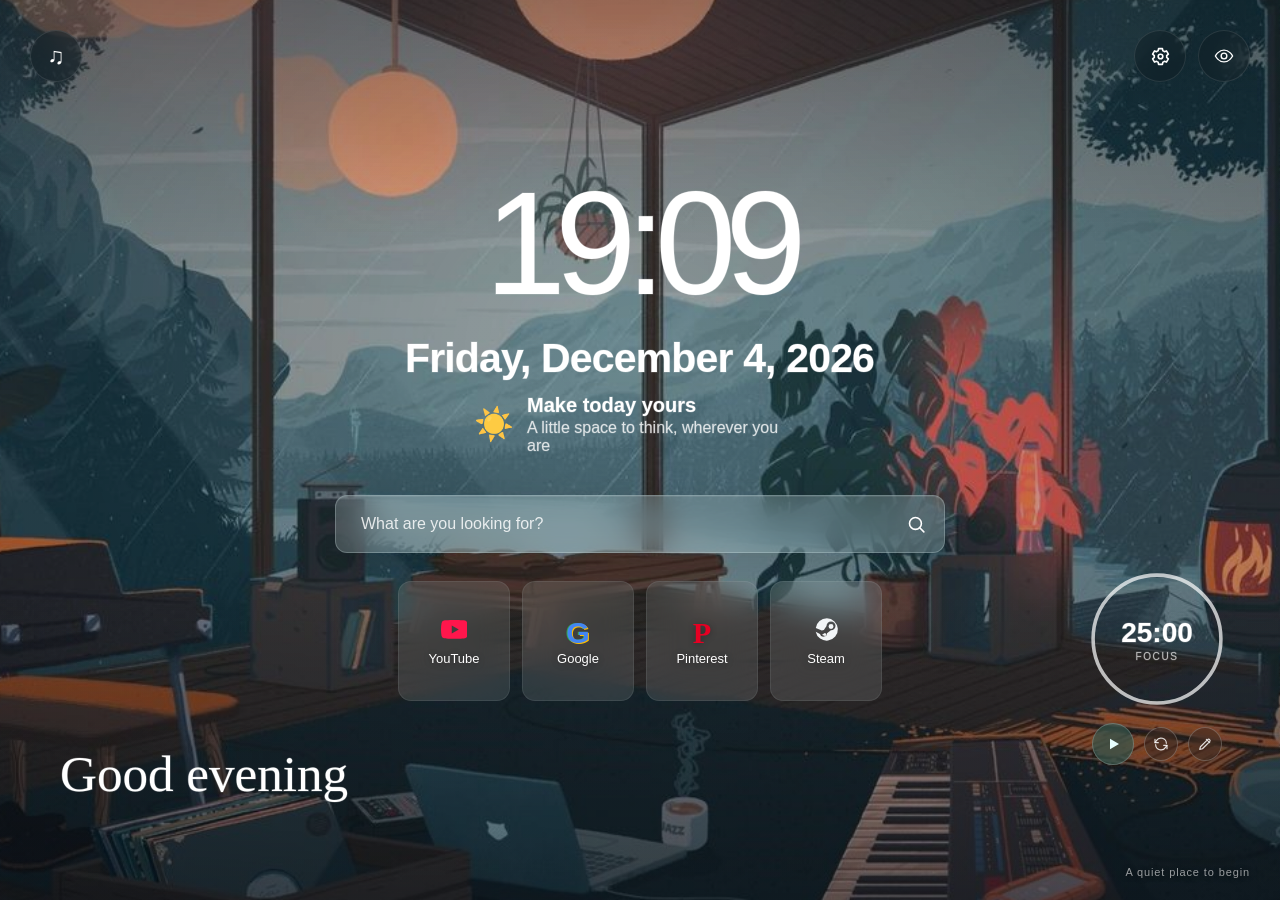
<file: index.html>
<!doctype html> <html lang="en"> <head> <meta charset="utf-8"> <meta name="viewport" content="width=device-width,initial-scale=1"> <meta name="theme-color" content="#152b31"> <title>New Tab</title> <link rel="preconnect" href="https://suggestqueries.google.com" crossorigin> <link rel="stylesheet" href="styles.css"> </head> <body> <main class="new-tab"> <div class="scene" aria-hidden="true"> <div class="wallpaper-surface" id="wallpaper-surface"></div> <video id="wallpaper-video" autoplay muted loop playsinline hidden></video> <div class="wallpaper-surface wallpaper-night" id="wallpaper-night-surface"></div> <video class="wallpaper-night-video" id="wallpaper-night-video" muted loop playsinline hidden aria-hidden="true"></video> </div> <div class="shade" aria-hidden="true"></div> <div class="scrim" aria-hidden="true"></div> <button class="sound-toggle glass-icon" type="button" aria-pressed="false" aria-label="Toggle ambient sound" title="Toggle ambient sound"> <span class="sound-on" aria-hidden="true">♫</span> <span class="sound-off" aria-hidden="true">♪</span> </button> <button class="zen-toggle glass-icon" id="zen-toggle" type="button" aria-label="Enter Zen view" title="Enter Zen view" aria-pressed="false"> <svg viewBox="0 0 24 24" aria-hidden="true"><path d="M2.6 12S6.2 5.6 12 5.6 21.4 12 21.4 12 17.8 18.4 12 18.4 2.6 12 2.6 12Z"/><circle cx="12" cy="12" r="3.1"/></svg> </button> <button class="settings-toggle glass-icon" id="settings-toggle" type="button" aria-label="Settings" title="Settings"> <svg viewBox="0 0 24 24" aria-hidden="true"><path transform="translate(0 1)" d="M10 2.75h4l.45 2.3a7.5 7.5 0 0 1 1.55.9l2.2-.8 2 3.45-1.75 1.5a7.4 7.4 0 0 1 0 1.8l1.75 1.5-2 3.45-2.2-.8a7.5 7.5 0 0 1-1.55.9L14 19.25h-4l-.45-2.3a7.5 7.5 0 0 1-1.55-.9l-2.2.8-2-3.45 1.75-1.5a7.4 7.4 0 0 1 0-1.8L3.8 8.6l2-3.45 2.2.8a7.5 7.5 0 0 1 1.55-.9L10 2.75Z"/><circle cx="12" cy="12" r="2.4"/></svg> </button> <section class="center-panel" aria-label="Clock and search"> <div class="clock" id="clock" aria-live="off"><span id="clock-text">--:--</span><span class="clock-meridiem" id="clock-meridiem" hidden></span></div> <div class="date" id="date"><span id="date-text">Loading date…</span></div> <div class="weather" aria-label="A little weather-inspired note"> <span class="weather-icon" id="weather-icon" aria-hidden="true">☀</span> <span class="weather-copy"> <strong id="quote-title">Make today yours</strong> <span id="quote-subtitle">A little space to think, wherever you are</span> </span> </div> <div class="search-wrapper"> <form class="search" id="search-form" role="search"> <label class="visually-hidden" for="search-input">Search the web</label> <input id="search-input" name="q" type="search" placeholder="What are you looking for?" autocomplete="off" spellcheck="false"> <button type="submit" aria-label="Search Google"> <svg viewBox="0 0 24 24" aria-hidden="true"><circle cx="10.8" cy="10.8" r="6.8"/><path d="m16 16 4.4 4.4"/></svg> </button> </form> <div id="search-suggestions" class="search-suggestions" hidden></div> </div> <nav class="shortcuts" aria-label="Quick links"> <a class="shortcut" href="https://www.youtube.com/"> <span class="shortcut-icon youtube" aria-hidden="true"> <svg viewBox="0 0 24 24"><path d="M23.5 6.2a3 3 0 0 0-2.1-2.1C19.5 3.6 12 3.6 12 3.6s-7.5 0-9.4.5A3 3 0 0 0 .5 6.2 31 31 0 0 0 0 12a31 31 0 0 0 .5 5.8 3 3 0 0 0 2.1 2.1c1.9.5 9.4.5 9.4.5s7.5 0 9.4-.5a3 3 0 0 0 2.1-2.1A31 31 0 0 0 24 12a31 31 0 0 0-.5-5.8ZM9.6 15.6V8.4l6.3 3.6-6.3 3.6Z"/></svg> </span> <span>YouTube</span> </a> <a class="shortcut" href="https://www.google.com/"> <span class="shortcut-icon google" aria-hidden="true">G</span> <span>Google</span> </a> <a class="shortcut" href="https://www.pinterest.com/"> <span class="shortcut-icon pinterest" aria-hidden="true">P</span> <span>Pinterest</span> </a> <a class="shortcut" href="https://store.steampowered.com/"> <span class="shortcut-icon steam" aria-hidden="true"> <svg viewBox="0 0 24 24"><path d="M12.4 2a10 10 0 0 0-9.9 8.7l5.4 2.2a3.2 3.2 0 0 1 1.8-.5l2.4-3.5v-.1a4 4 0 1 1 4 4h-.1l-3.5 2.5a3.2 3.2 0 0 1-6.3.7L2.4 14a10 10 0 1 0 10-12Zm3.7 9.5a2.2 2.2 0 1 0 0-4.4 2.2 2.2 0 0 0 0 4.4ZM10 15.8c-.8 0-1.5.4-1.8 1.1l1.9.8a1.3 1.3 0 0 0 1.7-.7 1.3 1.3 0 0 0-.7-1.7 1.4 1.4 0 0 0-1.1 0Z"/></svg> </span> <span>Steam</span> </a> </nav> </section> <section class="welcome" aria-label="Welcome"> <h1 id="greeting">Good day</h1> </section> <section class="focus-widget" aria-label="Focus timer"> <div class="timer-ring"> <svg viewBox="0 0 120 120" aria-hidden="true"> <circle class="timer-track" cx="60" cy="60" r="54"/> <circle class="timer-progress" id="timer-progress" cx="60" cy="60" r="54"/> </svg> <div class="timer-content"> <span id="timer-display">25:00</span> <span class="timer-label" id="timer-label">FOCUS</span> </div> </div> <div class="timer-controls"> <button class="timer-button" id="timer-toggle" type="button" aria-label="Start focus timer" title="Start focus timer"> <svg id="play-icon" viewBox="0 0 24 24" aria-hidden="true"><path d="m8 5 12 7-12 7V5Z"/></svg> <svg id="pause-icon" viewBox="0 0 24 24" aria-hidden="true"><path d="M7 5h3v14H7zM14 5h3v14h-3z"/></svg> </button> <button class="reset-button" id="timer-reset" type="button" aria-label="Reset focus timer" title="Reset focus timer"> <svg viewBox="0 0 24 24" aria-hidden="true"><path d="M20 11a8 8 0 0 0-14.8-4L3 10"/><path d="M3 5v5h5M4 13a8 8 0 0 0 14.8 4L21 14"/><path d="M21 19v-5h-5"/></svg> </button> <button class="timer-edit-button" id="timer-edit" type="button" aria-label="Edit focus timer" title="Edit focus timer"> <svg viewBox="0 0 24 24" aria-hidden="true"><path d="m14 5 5 5M4 20l4.2-.9L19 8.3a2.1 2.1 0 0 0-3-3L5.2 16.1 4 20Z"/></svg> </button> </div> <form class="timer-editor" id="timer-editor" hidden> <span class="timer-editor-title">Set focus duration</span> <div class="timer-editor-fields"> <label>Minutes<input id="timer-minutes" type="number" min="0" max="999" step="1" value="25" required></label> <label>Seconds<input id="timer-seconds" type="number" min="0" max="59" step="1" value="0" required></label> </div> <button type="submit">Set timer</button> <button class="timer-editor-cancel" id="timer-editor-cancel" type="button">Cancel</button> </form> </section> <section class="app-widget notes-widget" id="widget-notes" aria-label="Notes"> <label class="notes-label" for="notes-input">Notes</label> <textarea class="notes-input" id="notes-input" placeholder="Jot something down…" spellcheck="true"></textarea> </section> <div class="scene-caption" aria-hidden="true">A quiet place to begin</div> <div class="widget-layer" id="widget-layer"> <section class="app-widget weather-widget" id="widget-weather-bar" data-widget="weather-bar" aria-label="Weather card" hidden> <div class="widget-chrome"> <button class="widget-drag-handle" type="button" data-drag-handle aria-label="Move weather card" title="Drag to move"> <svg viewBox="0 0 24 24" aria-hidden="true" focusable="false"> <path d="M18 11V6a2 2 0 0 0-4 0v5"/><path d="M14 10V4a2 2 0 0 0-4 0v6"/><path d="M10 10.5V6a2 2 0 0 0-4 0v8"/><path d="M18 8a2 2 0 1 1 4 0v6a8 8 0 0 1-8 8h-2c-2.8 0-4.5-.86-5.99-2.34l-3.6-3.6a2 2 0 0 1 2.83-2.82L7 15"/> </svg> </button> <span class="widget-resize" data-handle="nw" aria-hidden="true"></span> <span class="widget-resize" data-handle="n" aria-hidden="true"></span> <span class="widget-resize" data-handle="ne" aria-hidden="true"></span> <span class="widget-resize" data-handle="e" aria-hidden="true"></span> <span class="widget-resize" data-handle="se" aria-hidden="true"></span> <span class="widget-resize" data-handle="s" aria-hidden="true"></span> <span class="widget-resize" data-handle="sw" aria-hidden="true"></span> <span class="widget-resize" data-handle="w" aria-hidden="true"></span> </div> <div class="weather-widget-body"> <div class="weather-widget-head"> <div class="weather-widget-place"> <strong id="weather-bar-location">Your location</strong> <span id="weather-bar-summary">—</span> </div> <div class="weather-widget-now"> <span class="weather-widget-icon" id="weather-bar-icon" aria-hidden="true">☀</span> <strong class="weather-widget-temp" id="weather-bar-temp">—</strong> </div> </div> <div class="weather-widget-sun" id="weather-widget-sun" hidden></div> <div class="weather-widget-hourly" id="weather-widget-hourly" hidden></div> <div class="weather-widget-forecast" id="weather-widget-forecast"> <div class="weather-forecast-card" id="weather-bar-tomorrow-card"> <strong>Tomorrow</strong> <span class="weather-forecast-icon" id="weather-bar-tomorrow-icon" aria-hidden="true">—</span> <span class="weather-forecast-temp" id="weather-bar-tomorrow-temp">—</span> </div> <div class="weather-forecast-card" id="weather-bar-after-card"> <strong>After tomorrow</strong> <span class="weather-forecast-icon" id="weather-bar-after-icon" aria-hidden="true">—</span> <span class="weather-forecast-temp" id="weather-bar-after-temp">—</span> </div> </div> </div> </section> <section class="app-widget countdown-widget" id="widget-countdown" data-widget="countdown" aria-label="Countdown" hidden> <div class="widget-chrome"> <button class="widget-drag-handle" type="button" data-drag-handle aria-label="Move countdown" title="Drag to move"> <svg viewBox="0 0 24 24" aria-hidden="true" focusable="false"> <path d="M18 11V6a2 2 0 0 0-4 0v5"/><path d="M14 10V4a2 2 0 0 0-4 0v6"/><path d="M10 10.5V6a2 2 0 0 0-4 0v8"/><path d="M18 8a2 2 0 1 1 4 0v6a8 8 0 0 1-8 8h-2c-2.8 0-4.5-.86-5.99-2.34l-3.6-3.6a2 2 0 0 1 2.83-2.82L7 15"/> </svg> </button> <span class="widget-resize" data-handle="nw" aria-hidden="true"></span> <span class="widget-resize" data-handle="n" aria-hidden="true"></span> <span class="widget-resize" data-handle="ne" aria-hidden="true"></span> <span class="widget-resize" data-handle="e" aria-hidden="true"></span> <span class="widget-resize" data-handle="se" aria-hidden="true"></span> <span class="widget-resize" data-handle="s" aria-hidden="true"></span> <span class="widget-resize" data-handle="sw" aria-hidden="true"></span> <span class="widget-resize" data-handle="w" aria-hidden="true"></span> </div> <div class="countdown-body"> <strong class="countdown-title" id="countdown-title">Countdown</strong> <span class="countdown-days" id="countdown-days">—</span> <span class="countdown-caption" id="countdown-caption">Set a date in Settings → Widgets</span> </div> </section> <section class="app-widget todo-widget" id="widget-todo" data-widget="todo" aria-label="To-do list" hidden> <div class="widget-chrome"> <button class="widget-drag-handle" type="button" data-drag-handle aria-label="Move to-do list" title="Drag to move"> <svg viewBox="0 0 24 24" aria-hidden="true" focusable="false"> <path d="M18 11V6a2 2 0 0 0-4 0v5"/><path d="M14 10V4a2 2 0 0 0-4 0v6"/><path d="M10 10.5V6a2 2 0 0 0-4 0v8"/><path d="M18 8a2 2 0 1 1 4 0v6a8 8 0 0 1-8 8h-2c-2.8 0-4.5-.86-5.99-2.34l-3.6-3.6a2 2 0 0 1 2.83-2.82L7 15"/> </svg> </button> <span class="widget-resize" data-handle="nw" aria-hidden="true"></span> <span class="widget-resize" data-handle="n" aria-hidden="true"></span> <span class="widget-resize" data-handle="ne" aria-hidden="true"></span> <span class="widget-resize" data-handle="e" aria-hidden="true"></span> <span class="widget-resize" data-handle="se" aria-hidden="true"></span> <span class="widget-resize" data-handle="s" aria-hidden="true"></span> <span class="widget-resize" data-handle="sw" aria-hidden="true"></span> <span class="widget-resize" data-handle="w" aria-hidden="true"></span> </div> <div class="todo-body"> <div class="todo-head"> <strong class="todo-title">To-do</strong> <span class="todo-count" id="todo-count">0 left</span> </div> <ul class="todo-list" id="todo-list"></ul> <p class="todo-empty" id="todo-empty">Nothing on the list yet.</p> <form class="todo-add" id="todo-form"> <input id="todo-input" maxlength="120" placeholder="Add a task…" autocomplete="off" aria-label="New task"> <button type="submit" aria-label="Add task"> <svg viewBox="0 0 24 24" aria-hidden="true" focusable="false"><path d="M12 5v14M5 12h14"/></svg> </button> </form> </div> </section> <section class="app-widget world-clock-widget" id="widget-world-clock" data-widget="world-clock" aria-label="World clock" hidden> <div class="widget-chrome"> <button class="widget-drag-handle" type="button" data-drag-handle aria-label="Move world clock" title="Drag to move"> <svg viewBox="0 0 24 24" aria-hidden="true" focusable="false"> <path d="M18 11V6a2 2 0 0 0-4 0v5"/><path d="M14 10V4a2 2 0 0 0-4 0v6"/><path d="M10 10.5V6a2 2 0 0 0-4 0v8"/><path d="M18 8a2 2 0 1 1 4 0v6a8 8 0 0 1-8 8h-2c-2.8 0-4.5-.86-5.99-2.34l-3.6-3.6a2 2 0 0 1 2.83-2.82L7 15"/> </svg> </button> <span class="widget-resize" data-handle="nw" aria-hidden="true"></span> <span class="widget-resize" data-handle="n" aria-hidden="true"></span> <span class="widget-resize" data-handle="ne" aria-hidden="true"></span> <span class="widget-resize" data-handle="e" aria-hidden="true"></span> <span class="widget-resize" data-handle="se" aria-hidden="true"></span> <span class="widget-resize" data-handle="s" aria-hidden="true"></span> <span class="widget-resize" data-handle="sw" aria-hidden="true"></span> <span class="widget-resize" data-handle="w" aria-hidden="true"></span> </div> <div class="world-clock-body" id="world-clock-body"></div> </section> <section class="app-widget recent-widget" id="widget-recent" data-widget="recent" aria-label="Most visited and bookmarks" hidden> <div class="widget-chrome"> <button class="widget-drag-handle" type="button" data-drag-handle aria-label="Move recent sites" title="Drag to move"> <svg viewBox="0 0 24 24" aria-hidden="true" focusable="false"> <path d="M18 11V6a2 2 0 0 0-4 0v5"/><path d="M14 10V4a2 2 0 0 0-4 0v6"/><path d="M10 10.5V6a2 2 0 0 0-4 0v8"/><path d="M18 8a2 2 0 1 1 4 0v6a8 8 0 0 1-8 8h-2c-2.8 0-4.5-.86-5.99-2.34l-3.6-3.6a2 2 0 0 1 2.83-2.82L7 15"/> </svg> </button> <span class="widget-resize" data-handle="nw" aria-hidden="true"></span> <span class="widget-resize" data-handle="n" aria-hidden="true"></span> <span class="widget-resize" data-handle="ne" aria-hidden="true"></span> <span class="widget-resize" data-handle="e" aria-hidden="true"></span> <span class="widget-resize" data-handle="se" aria-hidden="true"></span> <span class="widget-resize" data-handle="s" aria-hidden="true"></span> <span class="widget-resize" data-handle="sw" aria-hidden="true"></span> <span class="widget-resize" data-handle="w" aria-hidden="true"></span> </div> <div class="recent-body"> <div class="recent-head"> <strong class="recent-title" id="recent-title">Most visited</strong> </div> <div class="recent-tiles" id="recent-tiles"></div> <p class="recent-empty" id="recent-empty" hidden>Nothing to show yet.</p> </div> </section> <div class="widget-edit-bar" id="widget-edit-bar" hidden> <button type="button" class="widget-edit-cancel" id="widget-edit-cancel">Cancel</button> <button type="button" class="widget-edit-done" id="widget-edit-done">Done</button> </div> <div class="widget-context-menu" id="widget-context-menu" role="menu" aria-label="Widget actions" hidden> <button type="button" role="menuitem" data-widget-action="front">Bring to front</button> <button type="button" role="menuitem" data-widget-action="back">Send to back</button> <span class="widget-context-separator" role="separator"></span> <button type="button" role="menuitem" data-widget-action="edit">Edit</button> <button type="button" role="menuitem" data-widget-action="remove">Remove</button> </div> <div class="widget-edit-popup" id="widget-edit-popup" role="dialog" aria-label="Widget edit options" hidden> <label class="widget-transparency-row" for="edit-popup-transparency" data-popup-appearance> <span>Transparency</span> <input id="edit-popup-transparency" type="range" min="0" max="100" step="5" value="0"> <output id="edit-popup-transparency-value" for="edit-popup-transparency">0%</output> </label> <label class="widget-transparency-row" for="edit-popup-blur" data-popup-appearance> <span>Blur</span> <input id="edit-popup-blur" type="range" min="0" max="100" step="5" value="50"> <output id="edit-popup-blur-value" for="edit-popup-blur">50%</output> </label> <div class="widget-edit-popup-actions"> <button type="button" data-widget-popup-action="remove">Remove</button> <button type="button" class="is-primary" data-widget-popup-action="apply">Apply</button> </div> </div> </div> <dialog class="widget-photo-picker" id="widget-photo-picker" aria-modal="true" aria-labelledby="widget-photo-picker-title"> <header class="widget-photo-picker-head"> <strong id="widget-photo-picker-title">Choose a photo</strong> <button class="dialog-close" id="widget-photo-picker-close" type="button" aria-label="Close photo picker">×</button> </header> <div class="widget-photo-picker-sources" id="widget-photo-picker-sources"> <button type="button" data-photo-source="stored"> <svg viewBox="0 0 24 24" aria-hidden="true"><rect x="3" y="4" width="18" height="16" rx="2"/><circle cx="8.5" cy="9" r="1.5"/><path d="m21 15-5-5L5 20"/></svg> <span>From stored wallpaper</span> </button> <button type="button" data-photo-source="device"> <svg viewBox="0 0 24 24" aria-hidden="true"><path d="M12 16V4m0 0L7.5 8.5M12 4l4.5 4.5"/><path d="M4 15v3a2 2 0 0 0 2 2h12a2 2 0 0 0 2-2v-3"/></svg> <span>From device</span> </button> </div> <p class="wallpaper-empty widget-photo-empty" id="widget-photo-picker-empty" hidden>No stored wallpapers yet.</p> <div class="widget-photo-picker-grid" id="widget-photo-picker-grid" aria-label="Stored wallpapers" hidden></div> <button type="button" class="upload-button widget-photo-back" id="widget-photo-picker-back" hidden>← All wallpapers</button> <input id="widget-photo-file" type="file" accept="image/*" hidden> </dialog> <dialog class="widget-photo-picker" id="wallpaper-night-picker" aria-modal="true" aria-labelledby="wallpaper-night-picker-title"> <header class="widget-photo-picker-head"> <strong id="wallpaper-night-picker-title">Choose a photo or video</strong> <button class="dialog-close" id="wallpaper-night-picker-close" type="button" aria-label="Close night media picker">×</button> </header> <div class="widget-photo-picker-sources" id="wallpaper-night-picker-sources"> <button type="button" data-night-source="stored"> <svg viewBox="0 0 24 24" aria-hidden="true"><rect x="3" y="4" width="18" height="16" rx="2"/><circle cx="8.5" cy="9" r="1.5"/><path d="m21 15-5-5L5 20"/></svg> <span>From stored wallpaper</span> </button> <button type="button" data-night-source="device"> <svg viewBox="0 0 24 24" aria-hidden="true"><path d="M12 16V4m0 0L7.5 8.5M12 4l4.5 4.5"/><path d="M4 15v3a2 2 0 0 0 2 2h12a2 2 0 0 0 2-2v-3"/></svg> <span>From device</span> </button> </div> <p class="wallpaper-empty widget-photo-empty" id="wallpaper-night-picker-empty" hidden>No stored wallpapers yet.</p> <div class="widget-photo-picker-grid" id="wallpaper-night-picker-grid" aria-label="Stored wallpapers" hidden></div> <button type="button" class="upload-button widget-photo-back" id="wallpaper-night-picker-back" hidden>← All wallpapers</button> </dialog> <div class="toast" id="toast" role="status" aria-live="polite"></div> <dialog class="wallpaper-dialog" id="wallpaper-dialog" aria-labelledby="wallpaper-dialog-title"> <nav class="settings-sidebar" aria-label="Settings sections"> <span class="settings-sidebar-label">SETTINGS</span> <button class="settings-nav-item is-active" id="wallpaper-settings-tab" type="button" aria-current="page"> <svg viewBox="0 0 24 24" aria-hidden="true"><rect x="3" y="4" width="18" height="16" rx="2"/><circle cx="8.5" cy="9" r="1.5"/><path d="m21 15-5-5L5 20"/></svg> <span>Wallpaper</span> </button> <button class="settings-nav-item" id="themes-settings-tab" type="button"> <svg viewBox="0 0 24 24" aria-hidden="true"><path d="M12 3.4a8.6 8.6 0 1 0 0 17.2c1.2 0 2.1-.9 2.1-2.1 0-.6-.2-1-.5-1.4-.3-.4-.5-.8-.5-1.2 0-.9.7-1.6 1.6-1.6h1.8a4 4 0 0 0 4-4c0-3.9-3.9-6.9-8.5-6.9Z"/><circle cx="7.6" cy="11.4" r="1.1"/><circle cx="10.3" cy="7.7" r="1.1"/><circle cx="14.7" cy="7.7" r="1.1"/><circle cx="17.2" cy="11.2" r="1.1"/></svg> <span>Themes</span> </button> <button class="settings-nav-item" id="music-settings-tab" type="button"> <svg viewBox="0 0 24 24" aria-hidden="true"><path d="M9 18V5l12-2v13"/><circle cx="6" cy="18" r="3"/><circle cx="18" cy="16" r="3"/></svg> <span>Music</span> </button> <button class="settings-nav-item" id="quotes-settings-tab" type="button"> <svg viewBox="0 0 24 24" aria-hidden="true"><path d="M4 5h16v11H9l-5 4V5Z"/><path d="M8 9h8M8 12h5"/></svg> <span>Quotes</span> </button> <button class="settings-nav-item" id="time-weather-settings-tab" type="button"> <svg viewBox="0 0 24 24" aria-hidden="true"><circle cx="12" cy="12" r="4"/><path d="M12 2v2M12 20v2M4.9 4.9l1.4 1.4M17.7 17.7l1.4 1.4M2 12h2M20 12h2M4.9 19.1l1.4-1.4M17.7 6.3l1.4-1.4"/></svg> <span>Time &amp; Weather</span> </button> <button class="settings-nav-item" id="widgets-settings-tab" type="button"> <svg viewBox="0 0 24 24" aria-hidden="true"><rect x="3" y="3" width="8" height="8" rx="1.5"/><rect x="13" y="3" width="8" height="5" rx="1.5"/><rect x="13" y="10" width="8" height="11" rx="1.5"/><rect x="3" y="13" width="8" height="8" rx="1.5"/></svg> <span>Widgets</span> </button> <button class="settings-nav-item" id="performance-settings-tab" type="button"> <svg viewBox="0 0 24 24" aria-hidden="true"><path d="M4.5 18a9 9 0 1 1 15 0"/><path d="M12 13.5 16 9"/><circle cx="12" cy="15" r="1.6"/></svg> <span>Performance</span> </button> <button class="settings-nav-item" id="zen-settings-tab" type="button"> <svg viewBox="0 0 24 24" aria-hidden="true"><path d="M2.6 12S6.2 5.6 12 5.6 21.4 12 21.4 12 17.8 18.4 12 18.4 2.6 12 2.6 12Z"/><circle cx="12" cy="12" r="3.1"/></svg> <span>Zen view</span> </button> <button class="settings-nav-item" id="shortcuts-settings-tab" type="button"> <svg viewBox="0 0 24 24" aria-hidden="true"><rect x="2.5" y="6" width="19" height="12" rx="2.5"/><path d="M6.5 10h.01M10 10h.01M13.5 10h.01M17 10h.01M6.5 13.4h.01M17 13.4h.01M9.5 16.2h5"/></svg> <span>Shortcuts</span> </button> <button class="settings-nav-item" id="backup-settings-tab" type="button"> <svg viewBox="0 0 24 24" aria-hidden="true"><path d="M12 3v12"/><path d="m7 10 5 5 5-5"/><path d="M4 17v2a2 2 0 0 0 2 2h12a2 2 0 0 0 2-2v-2"/></svg> <span>Backup</span> </button> <button class="settings-nav-item" id="about-settings-tab" type="button"> <svg viewBox="0 0 24 24" aria-hidden="true"><circle cx="12" cy="12" r="9"/><path d="M12 11v5.6"/><path d="M12 7.7h.01"/></svg> <span>About</span> </button> </nav> <section class="settings-content"> <header class="settings-content-header"> <div> <p class="settings-eyebrow">PERSONALIZE</p> <h2 id="wallpaper-dialog-title">Settings</h2> <p>Manage your new-tab experience.</p> </div> <button class="dialog-close" id="wallpaper-close" type="button" aria-label="Close settings">×</button> </header> <div class="settings-widget-find"> <svg class="settings-widget-find-icon" viewBox="0 0 24 24" aria-hidden="true"><circle cx="11" cy="11" r="6.4"/><path d="m16 16 4.2 4.2"/></svg> <label class="visually-hidden" for="settings-widget-filter">Find a widget or setting</label> <input id="settings-widget-filter" placeholder="Find a widget or setting…" autocomplete="off" spellcheck="false" role="combobox" aria-autocomplete="list" aria-controls="settings-widget-results" aria-expanded="false"> <button class="settings-widget-find-clear" id="settings-widget-find-clear" type="button" aria-label="Clear the widget search" hidden>×</button> <div class="settings-widget-results" id="settings-widget-results" role="listbox" aria-label="Matching widgets" hidden></div> </div> <section class="wallpaper-library" id="wallpaper-library" aria-label="Wallpaper library"> <div class="settings-section-actions"> <button class="settings-reset-button" id="wallpaper-reset-settings" type="button" title="Reset wallpaper selection and order" aria-label="Reset wallpaper settings"> <svg viewBox="0 0 24 24" aria-hidden="true"><path d="M20 11a8 8 0 0 0-14.8-4L3 10"/><path d="M3 5v5h5M4 13a8 8 0 0 0 14.8 4L21 14"/><path d="M21 19v-5h-5"/></svg> <span>Reset</span> </button> </div> <details class="wallpaper-group" data-settings-group="system-wallpapers" open> <summary class="wallpaper-group-title"> <span>System wallpapers</span> <span class="wallpaper-group-hint">Included with Crystal Wall</span> </summary> <div class="wallpaper-grid wallpaper-scroll-grid" id="system-wallpaper-grid" aria-label="System wallpapers"></div> </details> <details class="wallpaper-group" data-settings-group="user-wallpapers" open> <summary class="wallpaper-group-title"> <span>Your wallpapers</span> <span class="wallpaper-group-hint">Your uploaded images, GIFs and videos</span> </summary> <div class="wallpaper-section-header wallpaper-upload-header"> <p>Choose a scene or add one from your device.</p> <div class="upload-actions"> <label class="upload-button" for="wallpaper-upload-image">＋ Upload image</label> <input class="visually-hidden" id="wallpaper-upload-image" type="file" accept="image/*,.gif"> <label class="upload-button" for="wallpaper-upload-video">＋ Upload video</label> <input class="visually-hidden" id="wallpaper-upload-video" type="file" accept="video/*,image/gif,.gif"> </div> </div> <form class="wallpaper-url-fetch" id="wallpaper-url-fetch"> <label class="visually-hidden" for="wallpaper-url">Image or video URL</label> <input id="wallpaper-url" name="url" type="url" placeholder="Paste an image or video URL" autocomplete="url" required> <button class="upload-button" id="wallpaper-url-fetch-button" type="submit">Fetch</button> <button class="upload-button" id="wallpaper-paste-image" type="button">Paste image</button> </form> <div class="wallpaper-grid wallpaper-scroll-grid" id="user-wallpaper-grid" aria-label="Your wallpapers"></div> </details> <details class="wallpaper-group" data-settings-group="wallpaper-rotation" open> <summary class="wallpaper-group-title"> <span>New tab wallpaper rotation</span> <span class="wallpaper-group-hint">A fresh scene every time you open a tab</span> </summary> <div class="rotation-setting"> <div class="rotation-setting-copy"> <strong>Show random wallpaper on each new tab</strong> <p>If you turn this off, the wallpaper will switch back to the last one you applied. No list yet? Each new tab then shows a random wallpaper from all your stored wallpapers — system and your own.</p> </div> <label class="toggle-switch" for="wallpaper-rotation-toggle"> <input id="wallpaper-rotation-toggle" type="checkbox" role="switch" aria-label="Show random wallpaper on each new tab"> </label> </div> <div class="rotation-actions"> <button class="upload-button" id="wallpaper-rotation-create" type="button">＋ Create list</button> <button class="upload-button" id="wallpaper-rotation-clear" type="button">Clear list</button> </div> <p class="wallpaper-empty rotation-empty" id="wallpaper-rotation-empty">No wallpapers in rotation yet — and no list is needed: while the toggle is on, every new tab shows a random wallpaper from all your stored wallpapers (system and your own).</p> <div class="rotation-list" id="wallpaper-rotation-list" aria-label="Wallpapers in rotation"></div> </details> <details class="wallpaper-group" data-settings-group="day-night-wallpapers" open> <summary class="wallpaper-group-title"> <span>Day and night</span> <span class="wallpaper-group-hint">Your night image after sunset</span> </summary> <div class="rotation-setting"> <div class="rotation-setting-copy"> <strong>Swap wallpapers at sunset</strong> <p>A wallpaper with a night version shows that image between sunset and sunrise, then the day image again — using the sunrise and sunset times of your weather location. Turn this off to always keep the day image.</p> </div> <label class="toggle-switch" for="wallpaper-night-toggle"> <input id="wallpaper-night-toggle" type="checkbox" role="switch" aria-label="Swap wallpapers at sunset"> </label> </div> </details> </section> <section class="rotation-picker" id="rotation-picker" aria-labelledby="rotation-picker-title" hidden> <header class="wallpaper-editor-header"> <div class="editor-title-group"> <h3 id="rotation-picker-title">Create rotation list</h3> <p>Choose which wallpapers can appear on new tabs.</p> </div> <button class="dialog-close editor-close" id="rotation-picker-close" type="button" aria-label="Close rotation list picker">×</button> </header> <div class="rotation-picker-grid" id="rotation-picker-grid"></div> <p class="wallpaper-empty" id="rotation-picker-empty" hidden>No wallpapers available yet.</p> <footer class="wallpaper-editor-actions"> <button class="wallpaper-action secondary" id="rotation-picker-cancel" type="button">Cancel</button> <span class="wallpaper-action-spacer"></span> <button class="wallpaper-action primary" id="rotation-picker-save" type="button">Save list</button> </footer> </section> <section class="music-library" id="music-library" aria-labelledby="music-section-title" hidden> <div class="wallpaper-section-header"> <div> <h3 id="music-section-title">Your music</h3> <p>Upload tracks, preview them, and choose what plays from the sound button.</p> </div> <div class="settings-section-actions"> <button class="settings-reset-button" id="music-reset-settings" type="button" title="Reset music settings" aria-label="Reset music settings"> <svg viewBox="0 0 24 24" aria-hidden="true"><path d="M20 11a8 8 0 0 0-14.8-4L3 10"/><path d="M3 5v5h5M4 13a8 8 0 0 0 14.8 4L21 14"/><path d="M21 19v-5h-5"/></svg> <span>Reset</span> </button> <div class="upload-actions"> <label class="upload-button" for="music-upload">＋ Upload music</label> <input class="visually-hidden" id="music-upload" type="file" accept="audio/*,.mp3,.m4a,.aac,.wav,.ogg,.oga,.flac,.opus"> </div> </div> </div> <div class="music-controls"> <label class="adjustment-control" for="music-volume"> <span>Volume <output id="music-volume-value" for="music-volume">50%</output></span> <input id="music-volume" type="range" min="0" max="100" step="1" value="50"> </label> <label class="music-loop-control" for="music-loop"> <input id="music-loop" type="checkbox" checked="checked"> <span>Repeat track</span> </label> </div> <div class="music-track-list" id="music-track-list" aria-label="Uploaded music tracks"></div> <audio id="custom-music-player" preload="none"></audio> </section> <section class="quotes-library" id="quotes-library" aria-labelledby="quotes-section-title" hidden> <div class="wallpaper-section-header"> <div> <h3 id="quotes-section-title">Your quotes</h3> <p>Personalize each message on your new-tab page. Reset any one to its original text.</p> </div> <button class="settings-reset-button" id="quotes-reset-settings" type="button" title="Reset all quotes" aria-label="Reset all quotes"> <svg viewBox="0 0 24 24" aria-hidden="true"><path d="M20 11a8 8 0 0 0-14.8-4L3 10"/><path d="M3 5v5h5M4 13a8 8 0 0 0 14.8 4L21 14"/><path d="M21 19v-5h-5"/></svg> <span>Reset</span> </button> </div> <div class="quote-setting-list"> <div class="quote-setting"> <label for="quote-title-input">Main quote</label> <input id="quote-title-input" maxlength="100"> <button class="wallpaper-action secondary quote-reset" type="button" data-quote-reset="title">Reset</button> </div> <div class="quote-setting"> <label for="quote-subtitle-input">Supporting quote</label> <input id="quote-subtitle-input" maxlength="160"> <button class="wallpaper-action secondary quote-reset" type="button" data-quote-reset="subtitle">Reset</button> </div> <div class="quote-setting"> <label for="quote-font-select">Font style</label> <select id="quote-font-select"></select> <button class="wallpaper-action secondary quote-reset" type="button" data-quote-reset="font">Reset</button> </div> <div class="quote-setting"> <label for="quote-size-slider">Text size <output id="quote-size-value" for="quote-size-slider">100%</output></label> <input id="quote-size-slider" type="range" min="60" max="180" step="5" value="100"> <button class="wallpaper-action secondary quote-reset" type="button" data-quote-reset="size">Reset</button> </div> </div> <div class="quote-custom"> <div class="quote-custom-copy"> <h4>Custom quotes</h4> <p>Write your own lines, with an author if you like. Each new tab shows one of them as the main quote; the main quote above is used while this list is empty.</p> </div> <div class="quote-custom-list" id="custom-quote-list" aria-label="Your custom quotes"></div> <p class="quote-custom-empty" id="custom-quote-empty">No quotes yet — add one below.</p> <button class="option-setting-button quote-custom-add" id="custom-quote-add" type="button">Add a quote</button> </div> </section> <section class="time-weather-library" id="time-weather-library" aria-labelledby="time-weather-section-title" hidden> <div class="wallpaper-section-header"> <div> <h3 id="time-weather-section-title">Time &amp; weather</h3> <p>Pick how your clock and weather note find your location.</p> </div> <button class="settings-reset-button" id="time-weather-reset-settings" type="button" title="Reset time and weather settings" aria-label="Reset time and weather settings"> <svg viewBox="0 0 24 24" aria-hidden="true"><path d="M20 11a8 8 0 0 0-14.8-4L3 10"/><path d="M3 5v5h5M4 13a8 8 0 0 0 14.8 4L21 14"/><path d="M21 19v-5h-5"/></svg> <span>Reset</span> </button> </div> <div class="location-weather-setting"> <div> <strong>Local weather icon</strong> <p id="location-weather-status" role="status" aria-live="polite">Location weather is off.</p> </div> <label class="toggle-switch" for="location-weather-toggle"> <input id="location-weather-toggle" type="checkbox" role="switch" aria-label="Use location for weather"> </label> </div> <div class="widget-setting-list" role="group" aria-label="Time and weather widgets"> <div class="widget-setting-item" data-widget-item="weather-bar"> <div class="widget-setting-head"> <button class="widget-setting-triangle" type="button" data-widget-triangle="weather-bar" aria-expanded="false" aria-label="Weather card settings" hidden> <svg viewBox="0 0 24 24" aria-hidden="true"><path d="m9 6 6 6-6 6"/></svg> </button> <div class="widget-setting-copy"> <strong>Weather card</strong> <p>Movable weather card with temperature and forecast.</p> </div> <label class="toggle-switch"> <input type="checkbox" role="switch" data-widget-toggle="weather-bar" aria-label="Show weather card"> </label> </div> <div class="widget-setting-dropdown" data-widget-dropdown="weather-bar" hidden> <label class="widget-transparency-row" for="weather-bar-transparency"> <span>Transparency</span> <input type="range" id="weather-bar-transparency" min="0" max="100" step="5" value="0" data-widget-transparency="weather-bar"> <output id="weather-bar-transparency-value" for="weather-bar-transparency">0%</output> </label> <label class="widget-transparency-row" for="weather-bar-blur"> <span>Blur</span> <input type="range" id="weather-bar-blur" min="0" max="100" step="5" value="50" data-widget-blur="weather-bar"> <output id="weather-bar-blur-value" for="weather-bar-blur">50%</output> </label> <div class="widget-transparency-row widget-text-color-row"> <span>Widget colour</span> <input id="weather-bar-widget-color" type="color" value="#ffffff" data-widget-color="weather-bar" aria-label="Weather card colour"> <button class="option-setting-button" type="button" data-widget-color-reset="weather-bar">Reset</button> </div> <label class="widget-text-row" for="weather-bar-font-select"> <span>Font style</span> <select id="weather-bar-font-select" data-widget-font="weather-bar"></select> </label> <div class="widget-option-row"> <span>Temperature unit</span> <button type="button" class="option-setting-button" id="temperature-unit-widget-toggle">°C</button> </div> <div class="widget-option-row"> <span>Show tomorrow's forecast</span> <label class="toggle-switch"> <input type="checkbox" role="switch" id="forecast-tomorrow-toggle" aria-label="Show tomorrow's forecast" checked="checked"> </label> </div> <div class="widget-option-row"> <span>Show day after tomorrow</span> <label class="toggle-switch"> <input type="checkbox" role="switch" id="forecast-after-toggle" aria-label="Show day after tomorrow forecast" checked="checked"> </label> </div> <div class="widget-option-row"> <span>Hourly weather &amp; sun times</span> <label class="toggle-switch"> <input type="checkbox" role="switch" id="hourly-weather-toggle" aria-label="Show hourly weather and sunrise/sunset"> </label> </div> </div> </div> <div class="widget-setting-item" data-widget-item="clock"> <div class="widget-setting-head"> <button class="widget-setting-triangle" type="button" data-widget-triangle="clock" aria-expanded="false" aria-label="Time settings" hidden> <svg viewBox="0 0 24 24" aria-hidden="true"><path d="m9 6 6 6-6 6"/></svg> </button> <div class="widget-setting-copy"> <strong>Time</strong> <p>The large clock on your new tab.</p> </div> <label class="toggle-switch"> <input type="checkbox" role="switch" data-widget-toggle="clock" aria-label="Show clock"> </label> </div> <div class="widget-setting-dropdown" data-widget-dropdown="clock" hidden> <div class="widget-transparency-row widget-text-color-row"> <span>Font colour</span> <input id="clock-text-color" type="color" value="#ffffff" data-widget-text-color="clock" aria-label="Time font colour"> <button class="option-setting-button" type="button" data-widget-text-color-reset="clock">Reset</button> </div> <label class="widget-transparency-row" for="clock-text-transparency"> <span>Transparency</span> <input type="range" id="clock-text-transparency" min="0" max="100" step="5" value="0" data-widget-text-transparency="clock"> <output id="clock-text-transparency-value" for="clock-text-transparency">0%</output> </label> <label class="widget-transparency-row" for="clock-text-blur"> <span>Blur</span> <input type="range" id="clock-text-blur" min="0" max="100" step="5" value="0" data-widget-text-blur="clock"> <output id="clock-text-blur-value" for="clock-text-blur">0%</output> </label> <div class="widget-transparency-row widget-text-outline-row"> <span>Outline</span> <input type="range" id="clock-text-outline" min="0" max="100" step="5" value="40" data-widget-text-outline="clock"> <output id="clock-text-outline-value" for="clock-text-outline">38%</output> <button class="option-setting-button" type="button" data-widget-text-outline-reset="clock">Reset</button> </div> <div class="widget-transparency-row widget-text-outline-row"> <span>Halo</span> <input type="range" id="clock-text-halo" min="0" max="100" step="5" value="100" data-widget-text-halo="clock"> <output id="clock-text-halo-value" for="clock-text-halo">100%</output> <button class="option-setting-button" type="button" data-widget-text-halo-reset="clock">Reset</button> </div> <label class="widget-text-row" for="clock-font-select"> <span>Font style</span> <select id="clock-font-select" data-widget-font="clock"></select> </label> <div class="widget-option-row"> <span>Toggle time format</span> <button type="button" class="option-setting-button" id="time-format-widget-toggle">24h</button> </div> </div> </div> <div class="widget-setting-item" data-widget-item="date"> <div class="widget-setting-head"> <button class="widget-setting-triangle" type="button" data-widget-triangle="date" aria-expanded="false" aria-label="Date settings" hidden> <svg viewBox="0 0 24 24" aria-hidden="true"><path d="m9 6 6 6-6 6"/></svg> </button> <div class="widget-setting-copy"> <strong>Date</strong> <p>The date shown below the clock.</p> </div> <label class="toggle-switch"> <input type="checkbox" role="switch" data-widget-toggle="date" aria-label="Show date"> </label> </div> <div class="widget-setting-dropdown" data-widget-dropdown="date" hidden> <div class="widget-transparency-row widget-text-color-row"> <span>Font colour</span> <input id="date-text-color" type="color" value="#ffffff" data-widget-text-color="date" aria-label="Date font colour"> <button class="option-setting-button" type="button" data-widget-text-color-reset="date">Reset</button> </div> <label class="widget-transparency-row" for="date-text-transparency"> <span>Transparency</span> <input type="range" id="date-text-transparency" min="0" max="100" step="5" value="0" data-widget-text-transparency="date"> <output id="date-text-transparency-value" for="date-text-transparency">0%</output> </label> <label class="widget-transparency-row" for="date-text-blur"> <span>Blur</span> <input type="range" id="date-text-blur" min="0" max="100" step="5" value="0" data-widget-text-blur="date"> <output id="date-text-blur-value" for="date-text-blur">0%</output> </label> <div class="widget-transparency-row widget-text-outline-row"> <span>Outline</span> <input type="range" id="date-text-outline" min="0" max="100" step="5" value="40" data-widget-text-outline="date"> <output id="date-text-outline-value" for="date-text-outline">38%</output> <button class="option-setting-button" type="button" data-widget-text-outline-reset="date">Reset</button> </div> <div class="widget-transparency-row widget-text-outline-row"> <span>Halo</span> <input type="range" id="date-text-halo" min="0" max="100" step="5" value="100" data-widget-text-halo="date"> <output id="date-text-halo-value" for="date-text-halo">100%</output> <button class="option-setting-button" type="button" data-widget-text-halo-reset="date">Reset</button> </div> <label class="widget-text-row" for="date-font-select"> <span>Font style</span> <select id="date-font-select" data-widget-font="date"></select> </label> <div class="widget-option-row"> <span>Show weekday</span> <button type="button" class="option-setting-button" id="date-weekday-toggle">On</button> </div> </div> </div> <div class="widget-setting-item" data-widget-item="weather-note"> <div class="widget-setting-head"> <button class="widget-setting-triangle" type="button" data-widget-triangle="weather-note" aria-expanded="false" aria-label="Weather note settings" hidden> <svg viewBox="0 0 24 24" aria-hidden="true"><path d="m9 6 6 6-6 6"/></svg> </button> <div class="widget-setting-copy"> <strong>Weather note</strong> <p>The weather line under the clock.</p> </div> <label class="toggle-switch"> <input type="checkbox" role="switch" data-widget-toggle="weather-note" aria-label="Show weather note"> </label> </div> <div class="widget-setting-dropdown" data-widget-dropdown="weather-note" hidden> <div class="widget-transparency-row widget-text-color-row"> <span>Font colour</span> <input id="weather-note-text-color" type="color" value="#ffffff" data-widget-text-color="weather-note" aria-label="Weather note font colour"> <button class="option-setting-button" type="button" data-widget-text-color-reset="weather-note">Reset</button> </div> <label class="widget-transparency-row" for="weather-note-text-transparency"> <span>Transparency</span> <input type="range" id="weather-note-text-transparency" min="0" max="100" step="5" value="0" data-widget-text-transparency="weather-note"> <output id="weather-note-text-transparency-value" for="weather-note-text-transparency">0%</output> </label> <label class="widget-transparency-row" for="weather-note-text-blur"> <span>Blur</span> <input type="range" id="weather-note-text-blur" min="0" max="100" step="5" value="0" data-widget-text-blur="weather-note"> <output id="weather-note-text-blur-value" for="weather-note-text-blur">0%</output> </label> <div class="widget-transparency-row widget-text-outline-row"> <span>Outline</span> <input type="range" id="weather-note-text-outline" min="0" max="100" step="5" value="40" data-widget-text-outline="weather-note"> <output id="weather-note-text-outline-value" for="weather-note-text-outline">38%</output> <button class="option-setting-button" type="button" data-widget-text-outline-reset="weather-note">Reset</button> </div> <div class="widget-transparency-row widget-text-outline-row"> <span>Halo</span> <input type="range" id="weather-note-text-halo" min="0" max="100" step="5" value="100" data-widget-text-halo="weather-note"> <output id="weather-note-text-halo-value" for="weather-note-text-halo">100%</output> <button class="option-setting-button" type="button" data-widget-text-halo-reset="weather-note">Reset</button> </div> <label class="widget-text-row" for="weather-note-font-select"> <span>Font style</span> <select id="weather-note-font-select" data-widget-font="weather-note"></select> </label> <p class="widget-dropdown-note">Position, size and background reset to default with the symbol below.</p> </div> </div> </div> <div class="location-current" id="location-current" role="status" aria-live="polite" hidden> <span class="location-current-icon" aria-hidden="true">📍</span> <span class="location-current-copy"> <strong id="location-current-name">—</strong> <span id="location-current-detail"></span> </span> </div> <form class="manual-location" id="manual-location-form"> <div class="manual-location-copy"> <strong>Set a location manually</strong> <p>If the weather isn't showing the right place, search for your city, area, or PIN code and use it instead.</p> </div> <div class="manual-location-fields"> <label class="visually-hidden" for="manual-location-input">Search for a city, place, or PIN code</label> <input id="manual-location-input" placeholder="Search a city, place, or PIN code" autocomplete="off" spellcheck="false" required> <button class="upload-button" id="manual-location-search" type="submit">Search</button> <button class="upload-button" id="manual-location-auto" type="button">Use my location</button> </div> <p class="manual-location-status" id="manual-location-status" role="status" aria-live="polite" hidden></p> <div class="manual-location-results" id="manual-location-results" aria-label="Location search results"></div> </form> </section> <section class="widgets-library" id="widgets-library" aria-labelledby="widgets-section-title" hidden> <div class="wallpaper-section-header"> <div> <h3 id="widgets-section-title">Widgets</h3> <p>Manage the widgets on your new tab. Right-click a widget to edit or remove it.</p> </div> <button class="settings-reset-button" id="widgets-reset-settings" type="button" title="Reset all widgets" aria-label="Reset all widgets"> <svg viewBox="0 0 24 24" aria-hidden="true"><path d="M20 11a8 8 0 0 0-14.8-4L3 10"/><path d="M3 5v5h5M4 13a8 8 0 0 0 14.8 4L21 14"/><path d="M21 19v-5h-5"/></svg> <span>Reset</span> </button> </div> <div class="widget-layout-presets" aria-labelledby="widget-layout-presets-title"> <div class="widget-layout-presets-head"> <strong id="widget-layout-presets-title">Layout presets</strong> <p>Save which widgets are showing, where they sit and how they stack, then put the whole arrangement back in one click. Widgets you add after saving keep their own place.</p> </div> <div class="widget-layout-preset-save"> <label class="visually-hidden" for="widget-layout-preset-name">Layout name</label> <input id="widget-layout-preset-name" maxlength="32" placeholder="Name this layout" autocomplete="off"> <button class="option-setting-button" id="widget-layout-preset-save" type="button">Save layout</button> </div> <div class="widget-layout-preset-list" id="widget-layout-preset-list" aria-label="Saved layouts"></div> <p class="widget-layout-preset-empty" id="widget-layout-preset-empty">No layouts saved yet — set your widgets up, then save the arrangement here.</p> </div> <div class="widgets-quick-settings"> <div class="option-setting-row widgets-rightclick-row"> <span>Right-click menu on widgets</span> <label class="toggle-switch" for="widget-rightclick-toggle"> <input id="widget-rightclick-toggle" type="checkbox" role="switch" aria-label="Right-click menu on widgets" checked="checked"> </label> </div> <div class="option-setting-row widgets-lock-row"> <span>Lock widget layout</span> <label class="toggle-switch" for="widget-lock-toggle"> <input id="widget-lock-toggle" type="checkbox" role="switch" aria-label="Lock the widget layout"> </label> </div> <div class="widget-appearance-group"> <span class="widget-transparency-title">Settings card</span> <label class="widget-transparency-row" for="settings-card-transparency"> <span>Transparency</span> <input id="settings-card-transparency" type="range" min="0" max="100" step="5" value="0"> <output id="settings-card-transparency-value" for="settings-card-transparency">0%</output> </label> <label class="widget-transparency-row" for="settings-card-blur"> <span>Blur</span> <input id="settings-card-blur" type="range" min="0" max="100" step="5" value="50"> <output id="settings-card-blur-value" for="settings-card-blur">50%</output> </label> </div> </div> <button class="upload-button widgets-edit-button" id="widgets-edit-button" type="button" title="Edit widgets on your new tab"> <svg viewBox="0 0 24 24" aria-hidden="true"><path d="M18 11V6a2 2 0 0 0-4 0v5"/><path d="M14 10V4a2 2 0 0 0-4 0v6"/><path d="M10 10.5V6a2 2 0 0 0-4 0v8"/><path d="M18 8a2 2 0 1 1 4 0v6a8 8 0 0 1-8 8h-2c-2.8 0-4.5-.86-5.99-2.34l-3.6-3.6a2 2 0 0 1 2.83-2.82L7 15"/></svg> <span>Edit widgets</span> </button> <div class="widget-setting-list" role="group" aria-label="Widgets on your new tab"> <div class="widget-setting-item" data-widget-item="search"> <div class="widget-setting-head"> <button class="widget-setting-triangle" type="button" data-widget-triangle="search" aria-expanded="false" aria-label="Search bar settings" hidden> <svg viewBox="0 0 24 24" aria-hidden="true"><path d="m9 6 6 6-6 6"/></svg> </button> <div class="widget-setting-copy"> <strong>Search bar</strong> <p>The search box at the centre of your new tab.</p> </div> <label class="toggle-switch"> <input type="checkbox" role="switch" data-widget-toggle="search" aria-label="Show search bar"> </label> </div> <div class="widget-setting-dropdown" data-widget-dropdown="search" hidden> <label class="widget-transparency-row" for="search-transparency"> <span>Transparency</span> <input type="range" id="search-transparency" min="0" max="100" step="5" value="0" data-widget-transparency="search"> <output id="search-transparency-value" for="search-transparency">0%</output> </label> <label class="widget-transparency-row" for="search-blur"> <span>Blur</span> <input type="range" id="search-blur" min="0" max="100" step="5" value="50" data-widget-blur="search"> <output id="search-blur-value" for="search-blur">50%</output> </label> <div class="widget-transparency-row widget-text-color-row"> <span>Widget colour</span> <input id="search-widget-color" type="color" value="#ffffff" data-widget-color="search" aria-label="Search bar colour"> <button class="option-setting-button" type="button" data-widget-color-reset="search">Reset</button> </div> </div> </div> <div class="widget-setting-item" data-widget-item="shortcuts"> <div class="widget-setting-head"> <button class="widget-setting-triangle" type="button" data-widget-triangle="shortcuts" aria-expanded="false" aria-label="Quick access bar settings" hidden> <svg viewBox="0 0 24 24" aria-hidden="true"><path d="m9 6 6 6-6 6"/></svg> </button> <div class="widget-setting-copy"> <strong>Quick access bar</strong> <p>Your own sites, how many show, and how big the tiles are.</p> </div> <label class="toggle-switch"> <input type="checkbox" role="switch" data-widget-toggle="shortcuts" aria-label="Show quick access bar"> </label> </div> <div class="widget-setting-dropdown" data-widget-dropdown="shortcuts" hidden> <label class="widget-transparency-row" for="shortcuts-transparency"> <span>Transparency</span> <input type="range" id="shortcuts-transparency" min="0" max="100" step="5" value="0" data-widget-transparency="shortcuts"> <output id="shortcuts-transparency-value" for="shortcuts-transparency">0%</output> </label> <label class="widget-transparency-row" for="shortcuts-blur"> <span>Blur</span> <input type="range" id="shortcuts-blur" min="0" max="100" step="5" value="50" data-widget-blur="shortcuts"> <output id="shortcuts-blur-value" for="shortcuts-blur">50%</output> </label> <div class="widget-transparency-row widget-text-color-row"> <span>Widget colour</span> <input id="shortcuts-widget-color" type="color" value="#ffffff" data-widget-color="shortcuts" aria-label="Quick access bar colour"> <button class="option-setting-button" type="button" data-widget-color-reset="shortcuts">Reset</button> </div> <div class="quick-links-editor"> <label class="widget-transparency-row quick-links-range" for="quick-links-count"> <span>Links shown</span> <input type="range" id="quick-links-count" min="1" max="12" step="1" value="4"> <output id="quick-links-count-value" for="quick-links-count">4 of 4</output> </label> <label class="widget-transparency-row quick-links-range" for="quick-links-size"> <span>Tile size</span> <input type="range" id="quick-links-size" min="72" max="160" step="4" value="112"> <output id="quick-links-size-value" for="quick-links-size">112px</output> </label> <div class="quick-links-list" id="quick-links-list"></div> <input class="visually-hidden" id="quick-links-icon-file" type="file" accept="image/*" hidden> <p class="quick-links-empty" id="quick-links-empty" hidden>No sites yet — add one and it appears in the bar.</p> <div class="quick-links-actions"> <button class="option-setting-button quick-links-add" id="quick-links-add" type="button">Add a website</button> <button class="option-setting-button" id="quick-links-clear-icons" type="button" title="Forget every downloaded icon and fetch them again">Clear icon cache</button> </div> </div> </div> </div> <div class="widget-setting-item" data-widget-item="focus-timer"> <div class="widget-setting-head"> <button class="widget-setting-triangle" type="button" data-widget-triangle="focus-timer" aria-expanded="false" aria-label="Focus timer settings" hidden> <svg viewBox="0 0 24 24" aria-hidden="true"><path d="m9 6 6 6-6 6"/></svg> </button> <div class="widget-setting-copy"> <strong>Focus timer</strong> <p>The circular focus timer in the corner.</p> </div> <label class="toggle-switch"> <input type="checkbox" role="switch" data-widget-toggle="focus-timer" aria-label="Show focus timer"> </label> </div> <div class="widget-setting-dropdown" data-widget-dropdown="focus-timer" hidden> <div class="widget-option-row"> <span>Alert when a session ends</span> <label class="toggle-switch"> <input id="focus-alert-toggle" type="checkbox" role="switch" aria-label="Alert when the focus session ends" checked="checked"> </label> </div> <p class="widget-dropdown-note">Plays a short chime and a Chrome notification, even when this tab is in the background. Chrome asks once for notification permission when you start a session.</p> <div class="widget-transparency-row widget-text-color-row"> <span>Font colour</span> <input id="focus-timer-text-color" type="color" value="#ffffff" data-widget-text-color="focus-timer" aria-label="Focus timer font colour"> <button class="option-setting-button" type="button" data-widget-text-color-reset="focus-timer">Reset</button> </div> <label class="widget-transparency-row" for="focus-timer-text-transparency"> <span>Transparency</span> <input type="range" id="focus-timer-text-transparency" min="0" max="100" step="5" value="0" data-widget-text-transparency="focus-timer"> <output id="focus-timer-text-transparency-value" for="focus-timer-text-transparency">0%</output> </label> <label class="widget-transparency-row" for="focus-timer-text-blur"> <span>Blur</span> <input type="range" id="focus-timer-text-blur" min="0" max="100" step="5" value="0" data-widget-text-blur="focus-timer"> <output id="focus-timer-text-blur-value" for="focus-timer-text-blur">0%</output> </label> <div class="widget-transparency-row widget-text-outline-row"> <span>Outline</span> <input type="range" id="focus-timer-text-outline" min="0" max="100" step="5" value="40" data-widget-text-outline="focus-timer"> <output id="focus-timer-text-outline-value" for="focus-timer-text-outline">38%</output> <button class="option-setting-button" type="button" data-widget-text-outline-reset="focus-timer">Reset</button> </div> <div class="widget-transparency-row widget-text-outline-row"> <span>Halo</span> <input type="range" id="focus-timer-text-halo" min="0" max="100" step="5" value="100" data-widget-text-halo="focus-timer"> <output id="focus-timer-text-halo-value" for="focus-timer-text-halo">100%</output> <button class="option-setting-button" type="button" data-widget-text-halo-reset="focus-timer">Reset</button> </div> <label class="widget-text-row" for="focus-timer-font-select"> <span>Font style</span> <select id="focus-timer-font-select" data-widget-font="focus-timer"></select> </label> <div class="widget-option-row"> <span>Focus length</span> <span class="widget-segmented" role="group" aria-label="Focus length in minutes"> <button type="button" class="option-setting-button" data-focus-minutes="25">25m</button> <button type="button" class="option-setting-button" data-focus-minutes="45">45m</button> <button type="button" class="option-setting-button" data-focus-minutes="60">60m</button> </span> </div> </div> </div> <div class="widget-setting-item" data-widget-item="greeting"> <div class="widget-setting-head"> <button class="widget-setting-triangle" type="button" data-widget-triangle="greeting" aria-expanded="false" aria-label="Greeting settings" hidden> <svg viewBox="0 0 24 24" aria-hidden="true"><path d="m9 6 6 6-6 6"/></svg> </button> <div class="widget-setting-copy"> <strong>Greeting</strong> <p>The greeting in the lower-left corner.</p> </div> <label class="toggle-switch"> <input type="checkbox" role="switch" data-widget-toggle="greeting" aria-label="Show greeting"> </label> </div> <div class="widget-setting-dropdown" data-widget-dropdown="greeting" hidden> <div class="widget-transparency-row widget-text-color-row"> <span>Font colour</span> <input id="greeting-text-color" type="color" value="#ffffff" data-widget-text-color="greeting" aria-label="Greeting font colour"> <button class="option-setting-button" type="button" data-widget-text-color-reset="greeting">Reset</button> </div> <label class="widget-transparency-row" for="greeting-text-transparency"> <span>Transparency</span> <input type="range" id="greeting-text-transparency" min="0" max="100" step="5" value="0" data-widget-text-transparency="greeting"> <output id="greeting-text-transparency-value" for="greeting-text-transparency">0%</output> </label> <label class="widget-transparency-row" for="greeting-text-blur"> <span>Blur</span> <input type="range" id="greeting-text-blur" min="0" max="100" step="5" value="0" data-widget-text-blur="greeting"> <output id="greeting-text-blur-value" for="greeting-text-blur">0%</output> </label> <div class="widget-transparency-row widget-text-outline-row"> <span>Outline</span> <input type="range" id="greeting-text-outline" min="0" max="100" step="5" value="40" data-widget-text-outline="greeting"> <output id="greeting-text-outline-value" for="greeting-text-outline">38%</output> <button class="option-setting-button" type="button" data-widget-text-outline-reset="greeting">Reset</button> </div> <div class="widget-transparency-row widget-text-outline-row"> <span>Halo</span> <input type="range" id="greeting-text-halo" min="0" max="100" step="5" value="100" data-widget-text-halo="greeting"> <output id="greeting-text-halo-value" for="greeting-text-halo">100%</output> <button class="option-setting-button" type="button" data-widget-text-halo-reset="greeting">Reset</button> </div> <label class="widget-text-row" for="greeting-text-input"> <span>Greeting text</span> <input id="greeting-text-input" maxlength="40" placeholder="Automatic — Good morning / afternoon / evening" autocomplete="off"> </label> <label class="widget-transparency-row widget-font-row" for="greeting-font-select"> <span>Font style</span> <select id="greeting-font-select"></select> </label> <label class="widget-transparency-row" for="greeting-size-slider"> <span>Text size</span> <input type="range" id="greeting-size-slider" min="60" max="180" step="5" value="100"> <output id="greeting-size-value" for="greeting-size-slider">100%</output> </label> </div> </div> <div class="widget-setting-item" data-widget-item="add-photo"> <div class="widget-setting-head"> <button class="widget-setting-triangle" type="button" data-widget-triangle="add-photo" aria-expanded="false" aria-label="Add photo widget options"> <svg viewBox="0 0 24 24" aria-hidden="true"><path d="m9 6 6 6-6 6"/></svg> </button> <div class="widget-setting-copy"> <strong>Add photo widget</strong> <p>Put a picture on your new tab, movable like every other widget.</p> </div> </div> <div class="widget-setting-dropdown" data-widget-dropdown="add-photo" hidden> <button class="upload-button widgets-add-media" id="widgets-add-photo" type="button" title="Add a photo widget to your new tab"> <svg viewBox="0 0 24 24" aria-hidden="true"><rect x="3" y="5" width="18" height="14" rx="2.5"/><circle cx="8.5" cy="10" r="1.6"/><path d="m4.5 17.5 4.5-4.5a2 2 0 0 1 2.8 0l4.2 4.2"/></svg> <span>Add photo widget</span> </button> <p class="widget-dropdown-note">Every photo widget you add is listed right here in this dropdown — rename it, flip it or delete it from its own panel. New ones start in portrait.</p> <div class="widget-media-list" data-media-list="photo"></div> </div> </div> <div class="widget-setting-item" data-widget-item="add-video"> <div class="widget-setting-head"> <button class="widget-setting-triangle" type="button" data-widget-triangle="add-video" aria-expanded="false" aria-label="Add video widget options"> <svg viewBox="0 0 24 24" aria-hidden="true"><path d="m9 6 6 6-6 6"/></svg> </button> <div class="widget-setting-copy"> <strong>Add video widget</strong> <p>A looping video on your new tab, with all the photo widget's controls.</p> </div> </div> <div class="widget-setting-dropdown" data-widget-dropdown="add-video" hidden> <button class="upload-button widgets-add-media" id="widgets-add-video" type="button" title="Add a video widget to your new tab"> <svg viewBox="0 0 24 24" aria-hidden="true"><rect x="3" y="5.5" width="13" height="13" rx="2.5"/><path d="m16 10.5 5-3v9l-5-3"/></svg> <span>Add video widget</span> </button> <p class="widget-dropdown-note">Pick a stored video or upload one from your device. Every video widget you add is listed right here in this dropdown, starting in portrait.</p> <div class="widget-media-list" data-media-list="video"></div> </div> </div> </div> <div class="widget-setting-item" data-widget-item="notes"> <div class="widget-setting-head"> <button class="widget-setting-triangle" type="button" data-widget-triangle="notes" aria-expanded="false" aria-label="Notes settings" hidden> <svg viewBox="0 0 24 24" aria-hidden="true"><path d="m9 6 6 6-6 6"/></svg> </button> <div class="widget-setting-copy"> <strong>Notes</strong> <p>A small pad on your new tab for a thought, a list or a reminder.</p> </div> <label class="toggle-switch"> <input type="checkbox" role="switch" data-widget-toggle="notes" aria-label="Show notes"> </label> </div> <div class="widget-setting-dropdown" data-widget-dropdown="notes" hidden> <label class="widget-transparency-row" for="notes-transparency"> <span>Transparency</span> <input type="range" id="notes-transparency" min="0" max="100" step="5" value="0" data-widget-transparency="notes"> <output id="notes-transparency-value" for="notes-transparency">0%</output> </label> <label class="widget-transparency-row" for="notes-blur"> <span>Blur</span> <input type="range" id="notes-blur" min="0" max="100" step="5" value="50" data-widget-blur="notes"> <output id="notes-blur-value" for="notes-blur">50%</output> </label> <div class="widget-transparency-row widget-text-color-row"> <span>Widget colour</span> <input id="notes-widget-color" type="color" value="#ffffff" data-widget-color="notes" aria-label="Notes colour"> <button class="option-setting-button" type="button" data-widget-color-reset="notes">Reset</button> </div> <label class="widget-text-row" for="notes-font-select"> <span>Font style</span> <select id="notes-font-select" data-widget-font="notes"></select> </label> </div> </div> <div class="widget-setting-item" data-widget-item="countdown"> <div class="widget-setting-head"> <button class="widget-setting-triangle" type="button" data-widget-triangle="countdown" aria-expanded="false" aria-label="Countdown settings"> <svg viewBox="0 0 24 24" aria-hidden="true"><path d="m9 6 6 6-6 6"/></svg> </button> <div class="widget-setting-copy"> <strong>Countdown</strong> <p>Days left until a date you care about.</p> </div> <label class="toggle-switch"> <input type="checkbox" role="switch" data-widget-toggle="countdown" aria-label="Show countdown"> </label> </div> <div class="widget-setting-dropdown" data-widget-dropdown="countdown" hidden> <label class="widget-text-row" for="countdown-label"> <span>Label</span> <input id="countdown-label" maxlength="24" placeholder="Countdown" autocomplete="off"> </label> <label class="widget-text-row" for="countdown-date"> <span>Date</span> <input type="date" id="countdown-date"> </label> <label class="widget-text-row" for="countdown-font-select"> <span>Font style</span> <select id="countdown-font-select" data-widget-font="countdown"></select> </label> <p class="widget-dropdown-note">The card counts the days to that date, then keeps counting them once it has passed.</p> </div> </div> <div class="widget-setting-item" data-widget-item="todo"> <div class="widget-setting-head"> <button class="widget-setting-triangle" type="button" data-widget-triangle="todo" aria-expanded="false" aria-label="To-do list settings" hidden> <svg viewBox="0 0 24 24" aria-hidden="true"><path d="m9 6 6 6-6 6"/></svg> </button> <div class="widget-setting-copy"> <strong>To-do list</strong> <p>A short checklist with a tick beside each task.</p> </div> <label class="toggle-switch"> <input type="checkbox" role="switch" data-widget-toggle="todo" aria-label="Show to-do list"> </label> </div> <div class="widget-setting-dropdown" data-widget-dropdown="todo" hidden> <div class="widget-option-row"> <span>Untick everything each day</span> <label class="toggle-switch"> <input type="checkbox" role="switch" id="todo-reset-toggle" aria-label="Untick every task at the start of each day"> </label> </div> <label class="widget-text-row" for="todo-font-select"> <span>Font style</span> <select id="todo-font-select" data-widget-font="todo"></select> </label> <button class="option-setting-button" id="todo-clear-done" type="button">Clear done tasks</button> <p class="widget-dropdown-note">Add a task in the card itself. With the daily reset on, every tick is cleared at the start of a new day, so the same list is ready again.</p> </div> </div> <div class="widget-setting-item" data-widget-item="world-clock"> <div class="widget-setting-head"> <button class="widget-setting-triangle" type="button" data-widget-triangle="world-clock" aria-expanded="false" aria-label="World clock settings" hidden> <svg viewBox="0 0 24 24" aria-hidden="true"><path d="m9 6 6 6-6 6"/></svg> </button> <div class="widget-setting-copy"> <strong>World clock</strong> <p>Two to four cities and the time there right now.</p> </div> <label class="toggle-switch"> <input type="checkbox" role="switch" data-widget-toggle="world-clock" aria-label="Show world clock"> </label> </div> <div class="widget-setting-dropdown" data-widget-dropdown="world-clock" hidden> <div class="world-clock-editor" id="world-clock-cities"></div> <button class="option-setting-button" id="world-clock-add" type="button">Add a city</button> <label class="widget-text-row" for="world-clock-font-select"> <span>Font style</span> <select id="world-clock-font-select" data-widget-font="world-clock"></select> </label> <p class="widget-dropdown-note">The card keeps at least two cities and shows up to four. Each one follows its own time zone, and the times use the same 12h or 24h choice as the main clock.</p> </div> </div> <div class="widget-setting-item" data-widget-item="recent"> <div class="widget-setting-head"> <button class="widget-setting-triangle" type="button" data-widget-triangle="recent" aria-expanded="false" aria-label="Recent sites settings" hidden> <svg viewBox="0 0 24 24" aria-hidden="true"><path d="m9 6 6 6-6 6"/></svg> </button> <div class="widget-setting-copy"> <strong>Most visited &amp; bookmarks</strong> <p>The same tiles, filled from your browsing instead of a list.</p> </div> <label class="toggle-switch"> <input type="checkbox" role="switch" data-widget-toggle="recent" aria-label="Show most visited and bookmarks"> </label> </div> <div class="widget-setting-dropdown" data-widget-dropdown="recent" hidden> <label class="widget-text-row" for="recent-source"> <span>Fill the tiles from</span> <select id="recent-source"> <option value="top">Most visited sites</option> <option value="bookmark">A bookmark folder</option> </select> </label> <label class="widget-text-row" for="recent-folder" id="recent-folder-row" hidden> <span>Bookmark folder</span> <select id="recent-folder"></select> </label> <p class="widget-dropdown-note">Most visited uses Chrome's own top sites for this profile; the folder option lists the first eight bookmarks inside the folder you pick. Clicking a tile opens it in this tab, like every other shortcut.</p> </div> </div> <p class="widgets-hint">Tip: right-click a widget on your new tab to edit or remove it. Use the hand icon to move it, and drag its edges or corners to resize.</p> </section> <section class="performance-library" id="performance-library" aria-labelledby="performance-section-title" hidden> <div class="wallpaper-section-header"> <div> <h3 id="performance-section-title">Performance</h3> <p>Choose how much the new tab is allowed to do. Changes apply the moment you pick them.</p> </div> <button class="settings-reset-button" id="performance-reset" type="button" title="Back to High with every feature on" aria-label="Reset performance"> <svg viewBox="0 0 24 24" aria-hidden="true"><path d="M20 11a8 8 0 0 0-14.8-4L3 10"/><path d="M3 5v5h5M4 13a8 8 0 0 0 14.8 4L21 14"/><path d="M21 19v-5h-5"/></svg> <span>Reset</span> </button> </div> <div class="performance-tiers" role="radiogroup" aria-label="Performance level"> <button class="performance-tier" type="button" role="radio" data-perf-tier="low" aria-checked="false"> <span class="performance-tier-name">Low</span> <span class="performance-tier-copy">Still wallpaper, no blur, no motion. For older or low-power machines.</span> </button> <button class="performance-tier" type="button" role="radio" data-perf-tier="balanced" aria-checked="false"> <span class="performance-tier-name">Balanced</span> <span class="performance-tier-copy">The wallpaper is the only clip allowed to play live; video widgets and the editor preview hold their first frame. Glass, motion and glow stay. For everyday laptops.</span> </button> <button class="performance-tier" type="button" role="radio" data-perf-tier="high" aria-checked="false"> <span class="performance-tier-name">High</span> <span class="performance-tier-copy">Every feature available and on by default; Extra animations stays off until you switch it on. The look the page has always had.</span> </button> <button class="performance-tier" type="button" role="radio" data-perf-tier="very-high" aria-checked="false"> <span class="performance-tier-name">Very high</span> <span class="performance-tier-copy">Everything on plus Ultra effects and extra animations: deeper glass, live library clips, popping cards and an ambient photo drift. For strong machines.</span> </button> </div> <p class="performance-suggestion" id="performance-suggestion" role="status" aria-live="polite"></p> <p class="performance-adjustment" id="performance-adjustment" hidden></p> <div class="option-setting-row performance-pause-row"> <span>Pause media when not needed <small class="performance-pause-note" id="performance-pause-note">While this tab is hidden, stops the live wallpaper (including GIFs), the playing cards in the stored-wallpaper library, and video widgets; a video widget also stops when another widget sits on top of it. On by default at Low and Balanced; off at High and Very high.</small> </span> <label class="toggle-switch" for="performance-pause-toggle"> <input id="performance-pause-toggle" type="checkbox" role="switch" aria-describedby="performance-pause-note" aria-label="Pause media when not needed"> </label> </div> <div class="performance-feature-list" id="performance-feature-list" role="group" aria-label="Performance features"></div> <p class="performance-footnote" id="performance-footnote"></p> </section> <section class="zen-library" id="zen-library" aria-labelledby="zen-section-title" hidden> <div class="wallpaper-section-header"> <div> <h3 id="zen-section-title">Zen view</h3> <p>The eye button in the corner clears the page down to what you keep below. Escape or the eye brings everything back.</p> </div> <button class="settings-reset-button" id="zen-reset-settings" type="button" title="Reset Zen view" aria-label="Reset Zen view"> <svg viewBox="0 0 24 24" aria-hidden="true"><path d="M20 11a8 8 0 0 0-14.8-4L3 10"/><path d="M3 5v5h5M4 13a8 8 0 0 0 14.8 4L21 14"/><path d="M21 19v-5h-5"/></svg> <span>Reset</span> </button> </div> <div class="widget-setting-list" id="zen-keep-list" role="group" aria-label="What stays visible in Zen view"></div> <p class="wallpaper-empty zen-hint">The wallpaper always stays — it is the scene, not a widget. Every floating widget you switch on (the weather card, and each photo or video widget you add) gets its own row here. The eye always remains so you can leave Zen view.</p> </section> <section class="shortcuts-library" id="shortcuts-library" aria-labelledby="shortcuts-section-title" hidden> <div class="wallpaper-section-header"> <div> <h3 id="shortcuts-section-title">Keyboard shortcuts</h3> <p>Every key works from anywhere on the new tab, and is ignored while you are typing in a field.</p> </div> </div> <div class="shortcut-sheet"> <div class="shortcut-row"> <span class="shortcut-keys"><kbd>Ctrl</kbd><span class="shortcut-or">or</span><kbd>⌘</kbd><kbd>K</kbd></span> <span class="shortcut-action">Open the command palette</span> </div> <div class="shortcut-row"> <span class="shortcut-keys"><kbd>/</kbd></span> <span class="shortcut-action">Focus the search box with one key</span> </div> <div class="shortcut-row"> <span class="shortcut-keys"><kbd>Alt</kbd><kbd>Z</kbd></span> <span class="shortcut-action">Turn Zen view on or off</span> </div> <div class="shortcut-row"> <span class="shortcut-keys"><kbd>←</kbd><kbd>→</kbd></span> <span class="shortcut-action">Move between quick links once one has focus</span> </div> <div class="shortcut-row"> <span class="shortcut-keys"><kbd>Enter</kbd></span> <span class="shortcut-action">Open the focused quick link</span> </div> <div class="shortcut-row"> <span class="shortcut-keys"><kbd>Esc</kbd></span> <span class="shortcut-action">Leave the search box, or come back from Zen view</span> </div> </div> <p class="wallpaper-empty shortcuts-hint">The search box also accepts its own suggestions with the arrow keys; Escape closes them before it leaves the box.</p> <div class="shortcut-custom"> <h4>Your shortcuts</h4> <p class="shortcut-custom-copy">Give one of these actions a key combination of your own. Use at least one modifier (Ctrl, Alt or Shift) so ordinary typing is never caught.</p> <div class="shortcut-custom-list" id="shortcut-custom-list"></div> <div class="shortcut-custom-form"> <div class="shortcut-action-picker"> <span class="shortcut-action-picker-label" id="shortcut-action-label">Action</span> <button class="shortcut-action-select" id="shortcut-action-select" type="button" aria-haspopup="listbox" aria-expanded="false" aria-labelledby="shortcut-action-label shortcut-action-value"> <span class="shortcut-action-value" id="shortcut-action-value">Focus the search box</span> <svg class="shortcut-action-chevron" viewBox="0 0 24 24" aria-hidden="true"><path d="m6 9 6 6 6-6"/></svg> </button> <input id="shortcut-custom-action" type="hidden" value="search"> <div class="shortcut-action-menu" id="shortcut-action-menu" role="listbox" aria-labelledby="shortcut-action-label" hidden></div> </div> <button class="backup-folder-button" id="shortcut-custom-record" type="button">Press keys…</button> <button class="upload-button" id="shortcut-custom-add" type="button" disabled="disabled">Add</button> </div> <p class="shortcut-custom-status" id="shortcut-custom-status" role="status" aria-live="polite"></p> </div> </section> <section class="backup-library" id="backup-library" aria-labelledby="backup-section-title" hidden> <div class="wallpaper-section-header"> <div> <h3 id="backup-section-title">Backup</h3> <p>Save every setting, wallpaper, photo and music track into one file, then import it on another profile or after reinstalling to get it all back.</p> </div> </div> <label class="backup-option"> <input id="backup-include-media" type="checkbox" checked="checked"> <span> <strong>Include uploaded media</strong> <em>Wallpapers and music you added. Untick to keep the file small — everything else is still saved, and photo and video widgets always come along with their pictures.</em> </span> </label> <p class="backup-media-cost" id="backup-media-cost" role="status" aria-live="polite" hidden></p> <div class="backup-media-confirm" id="backup-media-confirm" hidden> <p id="backup-media-confirm-copy"></p> <div class="backup-actions"> <button class="upload-button" id="backup-media-continue" type="button">Export anyway</button> <button class="backup-folder-button" id="backup-media-cancel" type="button">Cancel</button> </div> </div> <div class="backup-folder"> <h4>Folder sync</h4> <p class="backup-folder-copy">Choose a folder on this computer. <strong>Sync push</strong> writes your setup into it and <strong>Sync pull</strong> takes what is in it, then choose the same folder in another Chrome profile. Both directions merge: a setting changed in one profile is added to the other instead of replacing everything.</p> <label class="backup-option"> <input id="backup-folder-media" type="checkbox" role="switch" checked="checked" aria-label="Include wallpapers and music"> <span> <strong>Include wallpapers and music</strong> <em>Untick for a small settings-only file. Photo and video widgets are always carried with their pictures. Either way you can change this each time you sync.</em> </span> </label> <div class="backup-actions"> <button class="backup-folder-button" id="backup-folder-choose" type="button">Choose folder</button> <button class="upload-button" id="backup-folder-push" type="button">Sync push</button> <button class="backup-folder-button" id="backup-folder-pull" type="button">Sync pull</button> </div> <label class="backup-option backup-folder-auto-row"> <input id="backup-folder-auto" type="checkbox" role="switch" aria-label="Auto sync with the folder"> <span> <strong>Auto sync</strong> <em>While a new tab is open: changes merge with the folder in both directions every few seconds. Leave it on in both profiles and each one's edits show up in the other.</em> </span> </label> <p class="backup-folder-status" id="backup-folder-status" role="status" aria-live="polite">No folder chosen yet.</p> </div> <div class="backup-actions"> <button class="upload-button" id="backup-export" type="button">Export everything</button> <button class="upload-button" id="backup-import" type="button">Import a backup</button> <input id="backup-file" type="file" accept=".json,application/json" hidden> </div> <div class="backup-undo" id="backup-undo" hidden> <div class="backup-undo-text"> <strong>Undo available</strong> <em id="backup-undo-copy"></em> </div> <button class="backup-folder-button" id="backup-undo-button" type="button">Undo last change</button> </div> <p class="backup-last" id="backup-last"></p> <p class="backup-summary" id="backup-summary" hidden></p> <p class="backup-status" id="backup-status" role="status" aria-live="polite" hidden></p> <p class="wallpaper-empty backup-hint">The file holds your shortcuts, theme, widget layout, wallpapers and photos you added, your music, quotes, weather place and search history. Keep it private — it contains your own images and audio.</p> </section> <section class="about-library" id="about-library" aria-labelledby="about-section-title" hidden> <div class="wallpaper-section-header"> <div> <h3 id="about-section-title">About Crystal Wall</h3> <p>What this extension is, where its website lives, and what the license allows.</p> </div> <span class="about-version" id="about-version">Version</span> </div> <div class="backup-folder"> <h4>The new tab this installs</h4> <p class="backup-folder-copy">Crystal Wall replaces the new tab with your own wallpaper and a set of widgets you arrange yourself: a glass clock and date, search with suggestions, weather, a focus timer, quotes, quick links and a notes pad. Fourteen themes, live and animated wallpapers, widget stacking, Zen view, a command palette and keyboard shortcuts are included.</p> <p class="backup-folder-copy">Everything you add — wallpapers, photos, music, themes, notes, shortcuts — stays in this browser's own storage. There is no account and no server of ours. <strong>Settings → Backup</strong> moves the whole setup to another profile in one file, so nothing is lost when you reinstall.</p> </div> <div class="backup-folder"> <h4>Website</h4> <p class="backup-folder-copy">The feature tour, the install steps for Chrome, Edge and the other Chromium browsers, and the list of recent changes are on the project site. Keep this address: if you ever lose this page, or want Crystal Wall on a second computer, this is where it comes from.</p> <p class="about-site-row"> <a class="upload-button" id="about-site-link" href="#" target="_blank" rel="noopener">Open the Crystal Wall site</a> <code class="about-site-url" id="about-site-url">crystalwall.vercel.app</code> </p> </div> <div class="backup-folder"> <h4>License</h4> <p class="backup-folder-copy">© 2026 Crystal Wall — all rights reserved. You may install and use this copy unmodified for as long as you like. You may not modify it, copy it into another project, redistribute it or sell it. The full terms are in the <strong>LICENSE</strong> file that ships with the extension.</p> </div> </section> <section class="themes-library" id="themes-library" aria-labelledby="themes-section-title" hidden> <div class="wallpaper-section-header"> <div> <h3 id="themes-section-title">Themes</h3> <p>Pick the look of your new tab. Default keeps the current transparent glass style.</p> </div> <div class="settings-section-actions"> <button class="settings-reset-button" id="themes-reset-order" type="button" title="Put both theme lists back in their default order" aria-label="Reset theme order" disabled="disabled"> <svg viewBox="0 0 24 24" aria-hidden="true"><path d="M7 19V5M7 19l-3-3M7 19l3-3M17 5v14M17 5l-3 3M17 5l3 3"/></svg> <span>Reset order</span> </button> <button class="settings-reset-button" id="themes-reset-settings" type="button" title="Clear all theme customizations" aria-label="Clear all theme customizations"> <svg viewBox="0 0 24 24" aria-hidden="true"><path d="M20 11a8 8 0 0 0-14.8-4L3 10"/><path d="M3 5v5h5M4 13a8 8 0 0 0 14.8 4L21 14"/><path d="M21 19v-5h-5"/></svg> <span>Reset</span> </button> </div> </div> <div class="theme-night-theme"> <div class="theme-night-theme-head"> <div> <strong>Night theme</strong> <p>Show another theme while your wallpaper's night half is in — its blend hours, or sunset and sunrise when it is not blended.</p> </div> <label class="toggle-switch"> <input id="night-theme-toggle" type="checkbox" role="switch" aria-label="Use a night theme"> </label> </div> <label class="theme-night-theme-select" for="night-theme-select"> <span>Theme at night</span> <select id="night-theme-select" disabled="disabled"></select> </label> </div> <details class="wallpaper-group theme-group" data-settings-group="system-themes" open> <summary class="wallpaper-group-title"> <span>System themes</span> <span class="wallpaper-group-hint">Included with Crystal Wall</span> </summary> <div class="theme-choice-grid theme-scroll-grid" id="system-theme-grid" role="radiogroup" aria-label="System themes" data-theme-grid-scroll> <div class="theme-choice is-active" data-theme-card="default"> <button class="theme-choice-select" type="button" role="radio" aria-checked="true" data-theme-choice="default"> <span class="theme-preview" data-theme-preview="default" aria-hidden="true"></span> <span class="theme-choice-name"><span>Default</span><span class="theme-choice-check" aria-hidden="true">&#10003;</span></span> <span class="theme-choice-desc">Transparent glass over your wallpaper &#8212; the original look.</span> </button> <div class="theme-choice-actions"> <button class="theme-choice-action" type="button" data-theme-edit="default" title="Customize Default theme" aria-label="Customize Default theme"><svg viewBox="0 0 24 24" aria-hidden="true"><path d="m14 5 5 5M4 20l4.2-.9L19 8.3a2.1 2.1 0 0 0-3-3L5.2 16.1 4 20Z"/></svg></button> <button class="theme-choice-action" type="button" data-theme-reset="default" title="Reset Default theme" aria-label="Reset Default theme customizations" disabled="disabled"><svg viewBox="0 0 24 24" aria-hidden="true"><path d="M20 11a8 8 0 0 0-14.8-4L3 10"/><path d="M3 5v5h5M4 13a8 8 0 0 0 14.8 4L21 14"/><path d="M21 19v-5h-5"/></svg></button> </div> </div> <div class="theme-choice" data-theme-card="contrast"> <button class="theme-choice-select" type="button" role="radio" aria-checked="false" data-theme-choice="contrast"> <span class="theme-preview" data-theme-preview="contrast" aria-hidden="true"></span> <span class="theme-choice-name"><span>Dark contrast</span><span class="theme-choice-check" aria-hidden="true">&#10003;</span></span> <span class="theme-choice-desc">Pitch-black solid surfaces with crisp white borders.</span> </button> <div class="theme-choice-actions"> <button class="theme-choice-action" type="button" data-theme-edit="contrast" title="Customize Dark contrast theme" aria-label="Customize Dark contrast theme"><svg viewBox="0 0 24 24" aria-hidden="true"><path d="m14 5 5 5M4 20l4.2-.9L19 8.3a2.1 2.1 0 0 0-3-3L5.2 16.1 4 20Z"/></svg></button> <button class="theme-choice-action" type="button" data-theme-reset="contrast" title="Reset Dark contrast theme" aria-label="Reset Dark contrast theme customizations" disabled="disabled"><svg viewBox="0 0 24 24" aria-hidden="true"><path d="M20 11a8 8 0 0 0-14.8-4L3 10"/><path d="M3 5v5h5M4 13a8 8 0 0 0 14.8 4L21 14"/><path d="M21 19v-5h-5"/></svg></button> </div> </div> <div class="theme-choice" data-theme-card="neon-red"> <button class="theme-choice-select" type="button" role="radio" aria-checked="false" data-theme-choice="neon-red"> <span class="theme-preview" data-theme-preview="neon-red" aria-hidden="true"></span> <span class="theme-choice-name"><span>Dark neon red</span><span class="theme-choice-check" aria-hidden="true">&#10003;</span></span> <span class="theme-choice-desc">Black glass with glowing red accents.</span> </button> <div class="theme-choice-actions"> <button class="theme-choice-action" type="button" data-theme-edit="neon-red" title="Customize Dark neon red theme" aria-label="Customize Dark neon red theme"><svg viewBox="0 0 24 24" aria-hidden="true"><path d="m14 5 5 5M4 20l4.2-.9L19 8.3a2.1 2.1 0 0 0-3-3L5.2 16.1 4 20Z"/></svg></button> <button class="theme-choice-action" type="button" data-theme-reset="neon-red" title="Reset Dark neon red theme" aria-label="Reset Dark neon red theme customizations" disabled="disabled"><svg viewBox="0 0 24 24" aria-hidden="true"><path d="M20 11a8 8 0 0 0-14.8-4L3 10"/><path d="M3 5v5h5M4 13a8 8 0 0 0 14.8 4L21 14"/><path d="M21 19v-5h-5"/></svg></button> </div> </div> <div class="theme-choice" data-theme-card="neon"> <button class="theme-choice-select" type="button" role="radio" aria-checked="false" data-theme-choice="neon"> <span class="theme-preview" data-theme-preview="neon" aria-hidden="true"></span> <span class="theme-choice-name"><span>Dark neon</span><span class="theme-choice-check" aria-hidden="true">&#10003;</span></span> <span class="theme-choice-desc">Black glass with a neon glow in your own colour.</span> </button> <div class="theme-choice-actions"> <button class="theme-choice-action" type="button" data-theme-edit="neon" title="Customize Dark neon theme" aria-label="Customize Dark neon theme"><svg viewBox="0 0 24 24" aria-hidden="true"><path d="m14 5 5 5M4 20l4.2-.9L19 8.3a2.1 2.1 0 0 0-3-3L5.2 16.1 4 20Z"/></svg></button> <button class="theme-choice-action" type="button" data-theme-reset="neon" title="Reset Dark neon theme" aria-label="Reset Dark neon theme customizations" disabled="disabled"><svg viewBox="0 0 24 24" aria-hidden="true"><path d="M20 11a8 8 0 0 0-14.8-4L3 10"/><path d="M3 5v5h5M4 13a8 8 0 0 0 14.8 4L21 14"/><path d="M21 19v-5h-5"/></svg></button> </div> </div> <div class="theme-choice" data-theme-card="ios"> <button class="theme-choice-select" type="button" role="radio" aria-checked="false" data-theme-choice="ios"> <span class="theme-preview" data-theme-preview="ios" aria-hidden="true"></span> <span class="theme-choice-name"><span>iOS</span><span class="theme-choice-check" aria-hidden="true">&#10003;</span></span> <span class="theme-choice-desc">Bright frosted glass, soft corners, filled blue controls.</span> </button> <div class="theme-choice-actions"> <button class="theme-choice-action" type="button" data-theme-edit="ios" title="Customize iOS theme" aria-label="Customize iOS theme"><svg viewBox="0 0 24 24" aria-hidden="true"><path d="m14 5 5 5M4 20l4.2-.9L19 8.3a2.1 2.1 0 0 0-3-3L5.2 16.1 4 20Z"/></svg></button> <button class="theme-choice-action" type="button" data-theme-reset="ios" title="Reset iOS theme" aria-label="Reset iOS theme customizations" disabled="disabled"><svg viewBox="0 0 24 24" aria-hidden="true"><path d="M20 11a8 8 0 0 0-14.8-4L3 10"/><path d="M3 5v5h5M4 13a8 8 0 0 0 14.8 4L21 14"/><path d="M21 19v-5h-5"/></svg></button> </div> </div> <div class="theme-choice" data-theme-card="ios-dark"> <button class="theme-choice-select" type="button" role="radio" aria-checked="false" data-theme-choice="ios-dark"> <span class="theme-preview" data-theme-preview="ios-dark" aria-hidden="true"></span> <span class="theme-choice-name"><span>iOS Dark</span><span class="theme-choice-check" aria-hidden="true">&#10003;</span></span> <span class="theme-choice-desc">Flat OLED black, hairline edges, outlined controls.</span> </button> <div class="theme-choice-actions"> <button class="theme-choice-action" type="button" data-theme-edit="ios-dark" title="Customize iOS Dark theme" aria-label="Customize iOS Dark theme"><svg viewBox="0 0 24 24" aria-hidden="true"><path d="m14 5 5 5M4 20l4.2-.9L19 8.3a2.1 2.1 0 0 0-3-3L5.2 16.1 4 20Z"/></svg></button> <button class="theme-choice-action" type="button" data-theme-reset="ios-dark" title="Reset iOS Dark theme" aria-label="Reset iOS Dark theme customizations" disabled="disabled"><svg viewBox="0 0 24 24" aria-hidden="true"><path d="M20 11a8 8 0 0 0-14.8-4L3 10"/><path d="M3 5v5h5M4 13a8 8 0 0 0 14.8 4L21 14"/><path d="M21 19v-5h-5"/></svg></button> </div> </div> <div class="theme-choice" data-theme-card="ios-glass"> <button class="theme-choice-select" type="button" role="radio" aria-checked="false" data-theme-choice="ios-glass"> <span class="theme-preview" data-theme-preview="ios-glass" aria-hidden="true"></span> <span class="theme-choice-name"><span>iOS Glass</span><span class="theme-choice-check" aria-hidden="true">&#10003;</span></span> <span class="theme-choice-desc">Liquid glass over the dark: pill shapes, deep blur, soft highlights.</span> </button> <div class="theme-choice-actions"> <button class="theme-choice-action" type="button" data-theme-edit="ios-glass" title="Customize iOS Glass theme" aria-label="Customize iOS Glass theme"><svg viewBox="0 0 24 24" aria-hidden="true"><path d="m14 5 5 5M4 20l4.2-.9L19 8.3a2.1 2.1 0 0 0-3-3L5.2 16.1 4 20Z"/></svg></button> <button class="theme-choice-action" type="button" data-theme-reset="ios-glass" title="Reset iOS Glass theme" aria-label="Reset iOS Glass theme customizations" disabled="disabled"><svg viewBox="0 0 24 24" aria-hidden="true"><path d="M20 11a8 8 0 0 0-14.8-4L3 10"/><path d="M3 5v5h5M4 13a8 8 0 0 0 14.8 4L21 14"/><path d="M21 19v-5h-5"/></svg></button> </div> </div> <div class="theme-choice" data-theme-card="dracula"> <button class="theme-choice-select" type="button" role="radio" aria-checked="false" data-theme-choice="dracula"> <span class="theme-preview" data-theme-preview="dracula" aria-hidden="true"></span> <span class="theme-choice-name"><span>Dracula</span><span class="theme-choice-check" aria-hidden="true">&#10003;</span></span> <span class="theme-choice-desc">Purple and pink neon glow on plum glass.</span> </button> <div class="theme-choice-actions"> <button class="theme-choice-action" type="button" data-theme-edit="dracula" title="Customize Dracula theme" aria-label="Customize Dracula theme"><svg viewBox="0 0 24 24" aria-hidden="true"><path d="m14 5 5 5M4 20l4.2-.9L19 8.3a2.1 2.1 0 0 0-3-3L5.2 16.1 4 20Z"/></svg></button> <button class="theme-choice-action" type="button" data-theme-reset="dracula" title="Reset Dracula theme" aria-label="Reset Dracula theme customizations" disabled="disabled"><svg viewBox="0 0 24 24" aria-hidden="true"><path d="M20 11a8 8 0 0 0-14.8-4L3 10"/><path d="M3 5v5h5M4 13a8 8 0 0 0 14.8 4L21 14"/><path d="M21 19v-5h-5"/></svg></button> </div> </div> <div class="theme-choice" data-theme-card="nord"> <button class="theme-choice-select" type="button" role="radio" aria-checked="false" data-theme-choice="nord"> <span class="theme-preview" data-theme-preview="nord" aria-hidden="true"></span> <span class="theme-choice-name"><span>Nord</span><span class="theme-choice-check" aria-hidden="true">&#10003;</span></span> <span class="theme-choice-desc">Flat arctic steel: square glass, frost accents, no glow.</span> </button> <div class="theme-choice-actions"> <button class="theme-choice-action" type="button" data-theme-edit="nord" title="Customize Nord theme" aria-label="Customize Nord theme"><svg viewBox="0 0 24 24" aria-hidden="true"><path d="m14 5 5 5M4 20l4.2-.9L19 8.3a2.1 2.1 0 0 0-3-3L5.2 16.1 4 20Z"/></svg></button> <button class="theme-choice-action" type="button" data-theme-reset="nord" title="Reset Nord theme" aria-label="Reset Nord theme customizations" disabled="disabled"><svg viewBox="0 0 24 24" aria-hidden="true"><path d="M20 11a8 8 0 0 0-14.8-4L3 10"/><path d="M3 5v5h5M4 13a8 8 0 0 0 14.8 4L21 14"/><path d="M21 19v-5h-5"/></svg></button> </div> </div> <div class="theme-choice" data-theme-card="material"> <button class="theme-choice-select" type="button" role="radio" aria-checked="false" data-theme-choice="material"> <span class="theme-preview" data-theme-preview="material" aria-hidden="true"></span> <span class="theme-choice-name"><span>Material You</span><span class="theme-choice-check" aria-hidden="true">&#10003;</span></span> <span class="theme-choice-desc">Soft lavender tones, extra-round corners, flat surfaces.</span> </button> <div class="theme-choice-actions"> <button class="theme-choice-action" type="button" data-theme-edit="material" title="Customize Material You theme" aria-label="Customize Material You theme"><svg viewBox="0 0 24 24" aria-hidden="true"><path d="m14 5 5 5M4 20l4.2-.9L19 8.3a2.1 2.1 0 0 0-3-3L5.2 16.1 4 20Z"/></svg></button> <button class="theme-choice-action" type="button" data-theme-reset="material" title="Reset Material You theme" aria-label="Reset Material You theme customizations" disabled="disabled"><svg viewBox="0 0 24 24" aria-hidden="true"><path d="M20 11a8 8 0 0 0-14.8-4L3 10"/><path d="M3 5v5h5M4 13a8 8 0 0 0 14.8 4L21 14"/><path d="M21 19v-5h-5"/></svg></button> </div> </div> <div class="theme-choice" data-theme-card="gruvbox"> <button class="theme-choice-select" type="button" role="radio" aria-checked="false" data-theme-choice="gruvbox"> <span class="theme-preview" data-theme-preview="gruvbox" aria-hidden="true"></span> <span class="theme-choice-name"><span>Gruvbox</span><span class="theme-choice-check" aria-hidden="true">&#10003;</span></span> <span class="theme-choice-desc">Warm retro terminal: square blocks, hard shadows, bold caps.</span> </button> <div class="theme-choice-actions"> <button class="theme-choice-action" type="button" data-theme-edit="gruvbox" title="Customize Gruvbox theme" aria-label="Customize Gruvbox theme"><svg viewBox="0 0 24 24" aria-hidden="true"><path d="m14 5 5 5M4 20l4.2-.9L19 8.3a2.1 2.1 0 0 0-3-3L5.2 16.1 4 20Z"/></svg></button> <button class="theme-choice-action" type="button" data-theme-reset="gruvbox" title="Reset Gruvbox theme" aria-label="Reset Gruvbox theme customizations" disabled="disabled"><svg viewBox="0 0 24 24" aria-hidden="true"><path d="M20 11a8 8 0 0 0-14.8-4L3 10"/><path d="M3 5v5h5M4 13a8 8 0 0 0 14.8 4L21 14"/><path d="M21 19v-5h-5"/></svg></button> </div> </div> <div class="theme-choice" data-theme-card="solarized"> <button class="theme-choice-select" type="button" role="radio" aria-checked="false" data-theme-choice="solarized"> <span class="theme-preview" data-theme-preview="solarized" aria-hidden="true"></span> <span class="theme-choice-name"><span>Solarized</span><span class="theme-choice-check" aria-hidden="true">&#10003;</span></span> <span class="theme-choice-desc">Cool technical teal: thin lines, light type, wide caps.</span> </button> <div class="theme-choice-actions"> <button class="theme-choice-action" type="button" data-theme-edit="solarized" title="Customize Solarized theme" aria-label="Customize Solarized theme"><svg viewBox="0 0 24 24" aria-hidden="true"><path d="m14 5 5 5M4 20l4.2-.9L19 8.3a2.1 2.1 0 0 0-3-3L5.2 16.1 4 20Z"/></svg></button> <button class="theme-choice-action" type="button" data-theme-reset="solarized" title="Reset Solarized theme" aria-label="Reset Solarized theme customizations" disabled="disabled"><svg viewBox="0 0 24 24" aria-hidden="true"><path d="M20 11a8 8 0 0 0-14.8-4L3 10"/><path d="M3 5v5h5M4 13a8 8 0 0 0 14.8 4L21 14"/><path d="M21 19v-5h-5"/></svg></button> </div> </div> <div class="theme-choice" data-theme-card="tokyo"> <button class="theme-choice-select" type="button" role="radio" aria-checked="false" data-theme-choice="tokyo"> <span class="theme-preview" data-theme-preview="tokyo" aria-hidden="true"></span> <span class="theme-choice-name"><span>Tokyo Night</span><span class="theme-choice-check" aria-hidden="true">&#10003;</span></span> <span class="theme-choice-desc">Neon midnight blue: pill shapes, hairline glow, airy caps.</span> </button> <div class="theme-choice-actions"> <button class="theme-choice-action" type="button" data-theme-edit="tokyo" title="Customize Tokyo Night theme" aria-label="Customize Tokyo Night theme"><svg viewBox="0 0 24 24" aria-hidden="true"><path d="m14 5 5 5M4 20l4.2-.9L19 8.3a2.1 2.1 0 0 0-3-3L5.2 16.1 4 20Z"/></svg></button> <button class="theme-choice-action" type="button" data-theme-reset="tokyo" title="Reset Tokyo Night theme" aria-label="Reset Tokyo Night theme customizations" disabled="disabled"><svg viewBox="0 0 24 24" aria-hidden="true"><path d="M20 11a8 8 0 0 0-14.8-4L3 10"/><path d="M3 5v5h5M4 13a8 8 0 0 0 14.8 4L21 14"/><path d="M21 19v-5h-5"/></svg></button> </div> </div> <div class="theme-choice" data-theme-card="glassmorphism"> <button class="theme-choice-select" type="button" role="radio" aria-checked="false" data-theme-choice="glassmorphism"> <span class="theme-preview" data-theme-preview="glassmorphism" aria-hidden="true"></span> <span class="theme-choice-name"><span>Glassmorphism</span><span class="theme-choice-check" aria-hidden="true">&#10003;</span></span> <span class="theme-choice-desc">Neutral frosted glass: milky panes, bright rims, pill controls.</span> </button> <div class="theme-choice-actions"> <button class="theme-choice-action" type="button" data-theme-edit="glassmorphism" title="Customize Glassmorphism theme" aria-label="Customize Glassmorphism theme"><svg viewBox="0 0 24 24" aria-hidden="true"><path d="m14 5 5 5M4 20l4.2-.9L19 8.3a2.1 2.1 0 0 0-3-3L5.2 16.1 4 20Z"/></svg></button> <button class="theme-choice-action" type="button" data-theme-reset="glassmorphism" title="Reset Glassmorphism theme" aria-label="Reset Glassmorphism theme customizations" disabled="disabled"><svg viewBox="0 0 24 24" aria-hidden="true"><path d="M20 11a8 8 0 0 0-14.8-4L3 10"/><path d="M3 5v5h5M4 13a8 8 0 0 0 14.8 4L21 14"/><path d="M21 19v-5h-5"/></svg></button> </div> </div> </div> </details> <details class="wallpaper-group theme-group" data-settings-group="user-themes" open> <summary class="wallpaper-group-title"> <span>Your themes</span> <span class="wallpaper-group-hint">Theme files you imported</span> </summary> <div class="wallpaper-section-header wallpaper-upload-header"> <p>Import a theme file to add a palette and shapes of your own.</p> <div class="upload-actions"> <label class="upload-button" for="theme-import-file">＋ Import theme</label> <input class="visually-hidden" id="theme-import-file" type="file" accept="application/json,.json"> <button class="upload-button" id="theme-export-example" type="button">Download example</button> </div> </div> <div class="theme-choice-grid theme-scroll-grid" id="user-theme-grid" role="radiogroup" aria-label="Your themes" data-theme-grid-scroll></div> <p class="wallpaper-empty" id="user-theme-empty">No themes of your own yet. Import a theme file, or download the example to see the shape one takes.</p> </details> <section class="glass-panel" id="glass-panel" aria-labelledby="glass-panel-title" hidden> <header class="glass-panel-head"> <div> <h4 id="glass-panel-title">Glass window</h4> <p>Tint, blur and light temperature for this theme. Each glass theme keeps its own.</p> </div> <button class="settings-reset-button" id="glass-panel-reset" type="button" title="Reset this theme's glass" aria-label="Reset this theme's glass"> <svg viewBox="0 0 24 24" aria-hidden="true"><path d="M20 11a8 8 0 0 0-14.8-4L3 10"/><path d="M3 5v5h5M4 13a8 8 0 0 0 14.8 4L21 14"/><path d="M21 19v-5h-5"/></svg> <span>Reset</span> </button> </header> <div class="glass-panel-rows"> <label class="glass-panel-row" for="glass-tint"> <span>Glass tint <output id="glass-tint-value">Theme default</output></span> <div class="theme-editor-control"> <input id="glass-tint" type="color" value="#ffffff" aria-label="Glass tint colour"> <button class="theme-editor-clear" type="button" data-glass-clear="glassTint" title="Use the theme's own glass" aria-label="Use the theme's own glass"><svg viewBox="0 0 24 24" aria-hidden="true"><path d="M20 11a8 8 0 0 0-14.8-4L3 10"/><path d="M3 5v5h5M4 13a8 8 0 0 0 14.8 4L21 14"/><path d="M21 19v-5h-5"/></svg></button> </div> </label> <div class="glass-panel-row"> <span>Light</span> <div class="glass-light-switch" role="radiogroup" aria-label="Glass light temperature"> <button class="glass-light-option is-active" type="button" role="radio" aria-checked="true" data-glass-light="normal">Normal</button> <button class="glass-light-option" type="button" role="radio" aria-checked="false" data-glass-light="warm">Warm</button> <button class="glass-light-option" type="button" role="radio" aria-checked="false" data-glass-light="cool">Cool</button> </div> </div> <label class="glass-panel-row" for="glass-blur"> <span>Blur depth <output id="glass-blur-value">Theme default</output></span> <div class="theme-editor-control"> <input id="glass-blur" type="range" min="0" max="60" step="2" value="26" aria-label="Glass blur depth"> <button class="theme-editor-clear" type="button" data-glass-clear="glassBlur" title="Use the theme's own blur" aria-label="Use the theme's own blur"><svg viewBox="0 0 24 24" aria-hidden="true"><path d="M20 11a8 8 0 0 0-14.8-4L3 10"/><path d="M3 5v5h5M4 13a8 8 0 0 0 14.8 4L21 14"/><path d="M21 19v-5h-5"/></svg></button> </div> </label> </div> </section> </section> <section class="theme-editor" id="theme-editor" aria-labelledby="theme-editor-title" hidden> <header class="theme-editor-head"> <div> <h4 id="theme-editor-title">Customize theme</h4> <p id="theme-editor-subtitle">Drag a control to preview it here, then press <strong>Apply</strong>.</p> </div> <div class="theme-editor-head-actions"> <button class="wallpaper-action primary" id="theme-editor-apply-top" type="button">Apply</button> <button class="dialog-close editor-close" id="theme-editor-close" type="button" aria-label="Close theme editor">&#215;</button> </div> </header> <div class="theme-preview theme-editor-preview" id="theme-editor-preview" aria-hidden="true"></div> <div class="theme-editor-rows"> <div class="theme-editor-row"> <span>Weekly day<output id="theme-weekday-value">Not set</output></span> <div class="theme-editor-control"> <select id="theme-weekday" class="theme-weekday-select" aria-label="Apply this theme every week on a chosen day"></select> </div> </div> <div class="theme-editor-row" id="theme-editor-neon-row" hidden> <span>Neon colour<output id="theme-editor-neon-value">#00D9FF</output></span> <div class="theme-editor-control"> <input id="theme-editor-neon" type="color" value="#00d9ff" aria-label="Theme neon colour"> <button class="theme-editor-clear" type="button" data-theme-clear="neonColor" title="Use the theme's own neon colour" aria-label="Use the theme's own neon colour"><svg viewBox="0 0 24 24" aria-hidden="true"><path d="M20 11a8 8 0 0 0-14.8-4L3 10"/><path d="M3 5v5h5M4 13a8 8 0 0 0 14.8 4L21 14"/><path d="M21 19v-5h-5"/></svg></button> </div> </div> <div class="theme-editor-row" id="theme-editor-neon-swatches-row" hidden> <span>Saved neons<output id="theme-editor-neon-swatches-value">None yet</output></span> <div class="theme-editor-control neon-swatch-control"> <div class="neon-swatch-list" id="neon-swatch-list" role="group" aria-label="Saved neon colours"></div> <button class="neon-swatch-add" id="neon-swatch-add" type="button" title="Save this colour as a swatch" aria-label="Save this colour as a swatch">+</button> </div> </div> <div class="theme-editor-row"> <span>Font colour<output id="theme-editor-font-value">Theme default</output></span> <div class="theme-editor-control"> <input id="theme-editor-font" type="color" value="#ffffff" aria-label="Theme font colour"> <button class="theme-editor-clear" type="button" data-theme-clear="fontColor" title="Use the theme's font colour" aria-label="Use the theme's font colour"><svg viewBox="0 0 24 24" aria-hidden="true"><path d="M20 11a8 8 0 0 0-14.8-4L3 10"/><path d="M3 5v5h5M4 13a8 8 0 0 0 14.8 4L21 14"/><path d="M21 19v-5h-5"/></svg></button> </div> </div> <div class="theme-editor-row"> <span>Widget colour<output id="theme-editor-widget-value">Theme default</output></span> <div class="theme-editor-control"> <input id="theme-editor-widget" type="color" value="#0f1b20" aria-label="Theme widget colour"> <button class="theme-editor-clear" type="button" data-theme-clear="widgetColor" title="Use the theme's widget colour" aria-label="Use the theme's widget colour"><svg viewBox="0 0 24 24" aria-hidden="true"><path d="M20 11a8 8 0 0 0-14.8-4L3 10"/><path d="M3 5v5h5M4 13a8 8 0 0 0 14.8 4L21 14"/><path d="M21 19v-5h-5"/></svg></button> </div> </div> <div class="theme-editor-row"> <span>Widget shadow<output id="theme-editor-shadow-value" for="theme-editor-shadow">Theme default</output></span> <div class="theme-editor-control"> <input id="theme-editor-shadow" type="range" min="0" max="100" step="5" value="50" aria-label="Theme widget shadow strength"> <button class="theme-editor-clear" type="button" data-theme-clear="shadow" title="Use the theme's shadow" aria-label="Use the theme's shadow"><svg viewBox="0 0 24 24" aria-hidden="true"><path d="M20 11a8 8 0 0 0-14.8-4L3 10"/><path d="M3 5v5h5M4 13a8 8 0 0 0 14.8 4L21 14"/><path d="M21 19v-5h-5"/></svg></button> </div> </div> </div> <div class="theme-editor-row"> <span>Widget transparency<output id="theme-editor-widget-transparency-value" for="theme-editor-widget-transparency">Theme default</output></span> <div class="theme-editor-control"> <input id="theme-editor-widget-transparency" type="range" min="0" max="100" step="5" value="0" aria-label="Theme widget transparency"> <button class="theme-editor-clear" type="button" data-theme-clear="widgetTransparency" title="Use each widget's own transparency" aria-label="Use each widget's own transparency"><svg viewBox="0 0 24 24" aria-hidden="true"><path d="M20 11a8 8 0 0 0-14.8-4L3 10"/><path d="M3 5v5h5M4 13a8 8 0 0 0 14.8 4L21 14"/><path d="M21 19v-5h-5"/></svg></button> </div> </div> <div class="theme-editor-row"> <span>Widget blur<output id="theme-editor-widget-blur-value" for="theme-editor-widget-blur">Theme default</output></span> <div class="theme-editor-control"> <input id="theme-editor-widget-blur" type="range" min="0" max="100" step="5" value="0" aria-label="Theme widget blur"> <button class="theme-editor-clear" type="button" data-theme-clear="widgetBlur" title="Use each widget's own blur" aria-label="Use each widget's own blur"><svg viewBox="0 0 24 24" aria-hidden="true"><path d="M20 11a8 8 0 0 0-14.8-4L3 10"/><path d="M3 5v5h5M4 13a8 8 0 0 0 14.8 4L21 14"/><path d="M21 19v-5h-5"/></svg></button> </div> </div> <div class="theme-editor-row"> <span>Text outline<output id="theme-editor-outline-value" for="theme-editor-outline">40%</output></span> <div class="theme-editor-control"> <input id="theme-editor-outline" type="range" min="0" max="100" step="5" value="40" aria-label="Theme text outline strength"> <button class="theme-editor-clear" type="button" data-theme-clear="outlineStrength" title="Use the default outline" aria-label="Use the default outline"><svg viewBox="0 0 24 24" aria-hidden="true"><path d="M20 11a8 8 0 0 0-14.8-4L3 10"/><path d="M3 5v5h5M4 13a8 8 0 0 0 14.8 4L21 14"/><path d="M21 19v-5h-5"/></svg></button> </div> </div> <div class="theme-editor-row"> <span>Text halo<output id="theme-editor-halo-value" for="theme-editor-halo">100%</output></span> <div class="theme-editor-control"> <input id="theme-editor-halo" type="range" min="0" max="100" step="5" value="100" aria-label="Theme text halo strength"> <button class="theme-editor-clear" type="button" data-theme-clear="haloStrength" title="Use the fully adaptive halo" aria-label="Use the fully adaptive halo"><svg viewBox="0 0 24 24" aria-hidden="true"><path d="M20 11a8 8 0 0 0-14.8-4L3 10"/><path d="M3 5v5h5M4 13a8 8 0 0 0 14.8 4L21 14"/><path d="M21 19v-5h-5"/></svg></button> </div> </div> <label class="theme-editor-row theme-editor-scrim" id="theme-editor-scrim-row"> <span>Soft white scrim<output id="theme-editor-scrim-value">Off</output></span> <span class="toggle-switch"><input id="theme-editor-scrim" type="checkbox" role="switch" aria-label="Soften the wallpaper behind the page text"></span> </label> <label class="theme-editor-row theme-editor-slider-row" id="theme-editor-scrim-strength-row" hidden> <span>Scrim strength<output id="theme-editor-scrim-strength-value" for="theme-editor-scrim-strength">100%</output></span> <div class="theme-editor-control"> <input id="theme-editor-scrim-strength" type="range" min="0" max="100" step="5" value="100" aria-label="Theme scrim strength"> </div> </label> <p class="theme-editor-hint">Each theme keeps its own colours, shadow, scrim, widget transparency and blur. The reset icon on a card clears that theme's customizations.</p> <footer class="theme-editor-actions"> <button class="wallpaper-action secondary" id="theme-editor-defaults" type="button">Use theme defaults</button> </footer> </section> <section class="wallpaper-editor" id="wallpaper-editor" aria-labelledby="wallpaper-editor-title" hidden> <header class="wallpaper-editor-header"> <div class="editor-title-group"> <h3 id="wallpaper-editor-title-label">Preview wallpaper</h3> <input id="wallpaper-name-input" class="wallpaper-name-field" placeholder="Wallpaper name"> </div> <button class="dialog-close editor-close" id="wallpaper-cancel" type="button" aria-label="Close wallpaper editor">×</button> </header> <div class="wallpaper-preview" id="wallpaper-preview" role="img" aria-label="Wallpaper preview"> <div class="wallpaper-preview-inner" id="wallpaper-preview-inner"> <video id="wallpaper-preview-video" autoplay muted loop playsinline hidden></video> <div class="wallpaper-preview-night" id="wallpaper-preview-night" aria-hidden="true" hidden></div> <video class="wallpaper-preview-night-video" id="wallpaper-preview-night-video" muted loop playsinline hidden aria-hidden="true"></video> </div> </div> <div class="wallpaper-adjustments"> <label class="adjustment-control" for="wallpaper-zoom"> <span>Zoom <output id="wallpaper-zoom-value" for="wallpaper-zoom">1.015×</output></span> <input id="wallpaper-zoom" type="range" min="1" max="2.5" step="0.005" value="1.015"> </label> <div class="adjustment-control"> <span>Rotation <output id="wallpaper-rotation-value">0°</output></span> <div class="rotation-control"> <button class="rotate-button" id="rotate-left" type="button" aria-label="Rotate left 90 degrees">↶</button> <span class="rotation-value" id="wallpaper-rotation-choice">0°</span> <button class="rotate-button" id="rotate-right" type="button" aria-label="Rotate right 90 degrees">↷</button> </div> </div> <div class="adjustment-control"> <span>Position <output id="wallpaper-position-value">Centered</output></span> <button class="upload-button" id="wallpaper-pan-reset" type="button">Adjust to frame</button> </div> <label class="adjustment-control" for="wallpaper-brightness"> <span>Brightness <output id="wallpaper-brightness-value" for="wallpaper-brightness">100%</output></span> <input id="wallpaper-brightness" type="range" min="40" max="160" step="1" value="100"> </label> <div class="adjustment-control wallpaper-weekday"> <span>Weekly day <output id="wallpaper-weekday-value">Not set</output></span> <select id="wallpaper-weekday" class="wallpaper-weekday-select" aria-label="Apply this wallpaper every week on a chosen day"></select> </div> <div class="adjustment-control" id="wallpaper-night-row" hidden> <span>Night version <output id="wallpaper-night-status">Not set</output></span> <div class="wallpaper-night-actions"> <button class="upload-button" id="wallpaper-night-choose" type="button">Choose image or video</button> <input class="visually-hidden" id="wallpaper-night-upload" type="file" accept="image/*,video/*"> <button class="upload-button" id="wallpaper-night-preview" type="button" aria-pressed="false" hidden>Preview night</button> <button class="upload-button" id="wallpaper-night-clear" type="button" hidden>Remove</button> </div> </div> <div class="adjustment-control wallpaper-night-blend" id="wallpaper-night-blend-row" hidden> <div class="wallpaper-night-blend-head"> <span>Day &amp; night together <output id="wallpaper-night-blend-status">Off</output></span> <label class="toggle-switch" for="wallpaper-night-blend"> <input id="wallpaper-night-blend" type="checkbox" role="switch" aria-label="Blend the day and night images by time of day"> </label> </div> <label class="wallpaper-night-split-row" for="wallpaper-night-split"> <span>Split</span> <select id="wallpaper-night-split"> <option value="vertical">Vertical — night left, day right</option> <option value="horizontal">Horizontal — night top, day bottom</option> <option value="slash">Diagonal — night left, day right</option> </select> </label> <div class="wallpaper-night-split-row"> <span>Night takes over</span> <span class="wallpaper-night-hour-range"> <input id="night-blend-evening-start" type="time" step="900" aria-label="Night blend starts"> <span aria-hidden="true">→</span> <input id="night-blend-evening-end" type="time" step="900" aria-label="Night fully in"> </span> </div> <div class="wallpaper-night-split-row"> <span>Day returns</span> <span class="wallpaper-night-hour-range"> <input id="night-blend-morning-start" type="time" step="900" aria-label="Day starts returning"> <span aria-hidden="true">→</span> <input id="night-blend-morning-end" type="time" step="900" aria-label="Day fully back"> </span> </div> <p class="wallpaper-night-note" id="wallpaper-night-note" hidden>Blending needs the High or Very high performance level — at Balanced your night image still swaps in after sunset.</p> </div> </div> <footer class="wallpaper-editor-actions"> <button class="wallpaper-action danger" id="wallpaper-delete" type="button">Delete</button> <button class="wallpaper-action secondary" id="wallpaper-reset" type="button">Reset image</button> <span class="wallpaper-action-spacer"></span> <button class="wallpaper-action primary" id="wallpaper-done" type="button">Done</button> <button class="wallpaper-action secondary" id="wallpaper-set-default" type="button">Set as default</button> <button class="wallpaper-action secondary" id="wallpaper-apply" type="button">Apply</button> </footer> </section> </section> <div class="delete-confirm" id="wallpaper-delete-confirm" role="alertdialog" aria-labelledby="delete-confirm-title" aria-describedby="delete-confirm-copy" hidden> <h3 id="delete-confirm-title">Delete wallpaper?</h3> <p id="delete-confirm-copy">This will permanently remove this wallpaper from your library.</p> <div class="delete-confirm-actions"> <button class="wallpaper-action secondary" id="wallpaper-delete-cancel" type="button">Cancel</button> <button class="wallpaper-action danger" id="wallpaper-delete-confirm-button" type="button">Delete wallpaper</button> </div> </div> <div class="reset-confirm-backdrop" id="settings-reset-backdrop" hidden></div> <div class="delete-confirm reset-confirm" id="settings-reset-confirm" role="alertdialog" aria-labelledby="settings-reset-title" aria-describedby="settings-reset-copy" aria-modal="true" hidden> <h3 id="settings-reset-title">Reset settings?</h3> <p id="settings-reset-copy">This will reset everything in these settings. Do you want to continue?</p> <label class="reset-delete-option" id="settings-reset-delete-option" for="settings-reset-delete-uploads" hidden> <input id="settings-reset-delete-uploads" type="checkbox"> <span id="settings-reset-delete-label">Also delete uploaded files</span> </label> <div class="delete-confirm-actions"> <button class="wallpaper-action secondary" id="settings-reset-no" type="button">No</button> <button class="wallpaper-action danger" id="settings-reset-yes" type="button">Yes, reset</button> </div> </div> <div class="wallpaper-context-menu" id="wallpaper-context-menu" role="menu" aria-label="Wallpaper actions" hidden> <button type="button" role="menuitem" data-wallpaper-context-action="apply">Apply</button> <button type="button" role="menuitem" data-wallpaper-context-action="default">Set as default</button> </div> <div class="media-fetch-help" id="media-fetch-help" hidden> <section class="media-fetch-help-card" role="alertdialog" aria-modal="true" aria-labelledby="media-fetch-help-title" aria-describedby="media-fetch-help-message" tabindex="-1"> <header class="media-fetch-help-header"> <h3 id="media-fetch-help-title">Couldn't fetch this media</h3> <button class="dialog-close" id="media-fetch-help-close" type="button" aria-label="Close fetch help">×</button> </header> <p id="media-fetch-help-message"></p> <label class="media-fetch-help-label" for="media-fetch-page-url">Page URL</label> <div class="media-fetch-help-address"> <input id="media-fetch-page-url" type="url" readonly="readonly"> <button class="wallpaper-action secondary" id="media-fetch-copy-page" type="button">Copy</button> </div> <div id="media-fetch-media-address-section" hidden> <label class="media-fetch-help-label" for="media-fetch-media-url">Media address found on the page</label> <div class="media-fetch-help-address"> <input id="media-fetch-media-url" type="url" readonly="readonly"> <button class="wallpaper-action secondary" id="media-fetch-copy-media" type="button">Copy</button> </div> </div> <p class="media-fetch-help-tip">Some sites hide video files behind sign-in, scripts, or protected streams. If no media address is shown, copy the image itself and use Paste image, or download the video and use Upload video.</p> </section> </div> <div class="colour-picker" id="colour-picker" role="dialog" aria-label="Pick a colour" hidden> <div class="colour-picker-area" id="colour-picker-area" role="slider" tabindex="0" aria-label="Saturation and brightness"> <span class="colour-picker-knob" id="colour-picker-knob" aria-hidden="true"></span> </div> <div class="colour-picker-hue" id="colour-picker-hue" role="slider" tabindex="0" aria-label="Hue"> <span class="colour-picker-hue-knob" id="colour-picker-hue-knob" aria-hidden="true"></span> </div> <div class="colour-picker-foot"> <span class="colour-picker-chip" id="colour-picker-chip" aria-hidden="true"></span> <input class="colour-picker-hex" id="colour-picker-hex" maxlength="7" spellcheck="false" autocomplete="off" aria-label="Hex colour"> <button class="colour-picker-action is-confirm" id="colour-picker-confirm" type="button" aria-label="Use this colour" title="Use this colour">&#10003;</button> <button class="colour-picker-action" id="colour-picker-cancel" type="button" aria-label="Close without changing" title="Close without changing">&#215;</button> </div> <div class="colour-picker-recents" id="colour-picker-recents" role="group" aria-label="Recent colours"></div> </div> <p class="wallpaper-notice" id="wallpaper-notice" role="status" aria-live="polite" hidden></p> </dialog> </main> <dialog class="command-palette" id="command-palette" aria-label="Command palette"> <input class="command-palette-input" id="command-palette-input" placeholder="Jump to a setting, wallpaper, theme or site…" autocomplete="off" spellcheck="false" aria-controls="command-palette-results" aria-autocomplete="list"> <div class="command-palette-results" id="command-palette-results" role="listbox" aria-label="Results"></div> <p class="command-palette-hint">↑ ↓ to move · Enter to open · Esc to close</p> </dialog> <script src="app.js"></script> </body> </html>
</file>
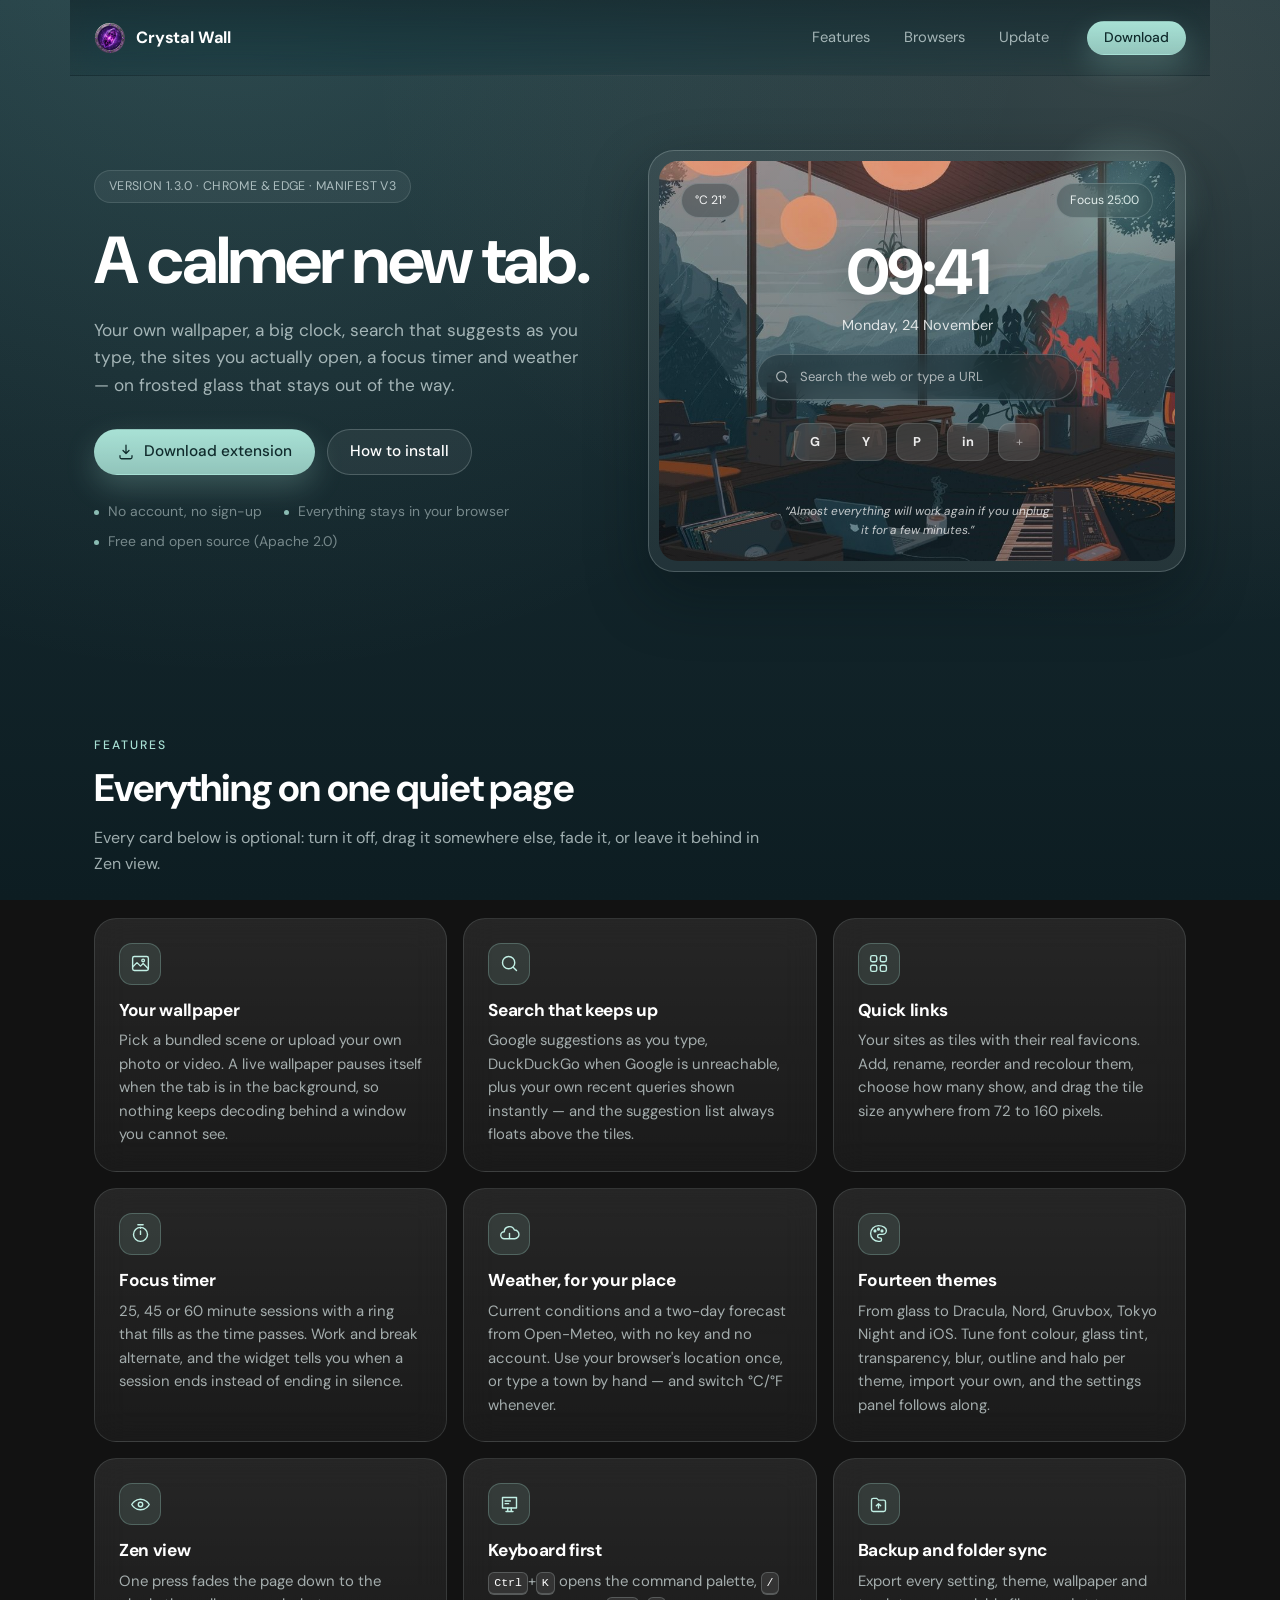
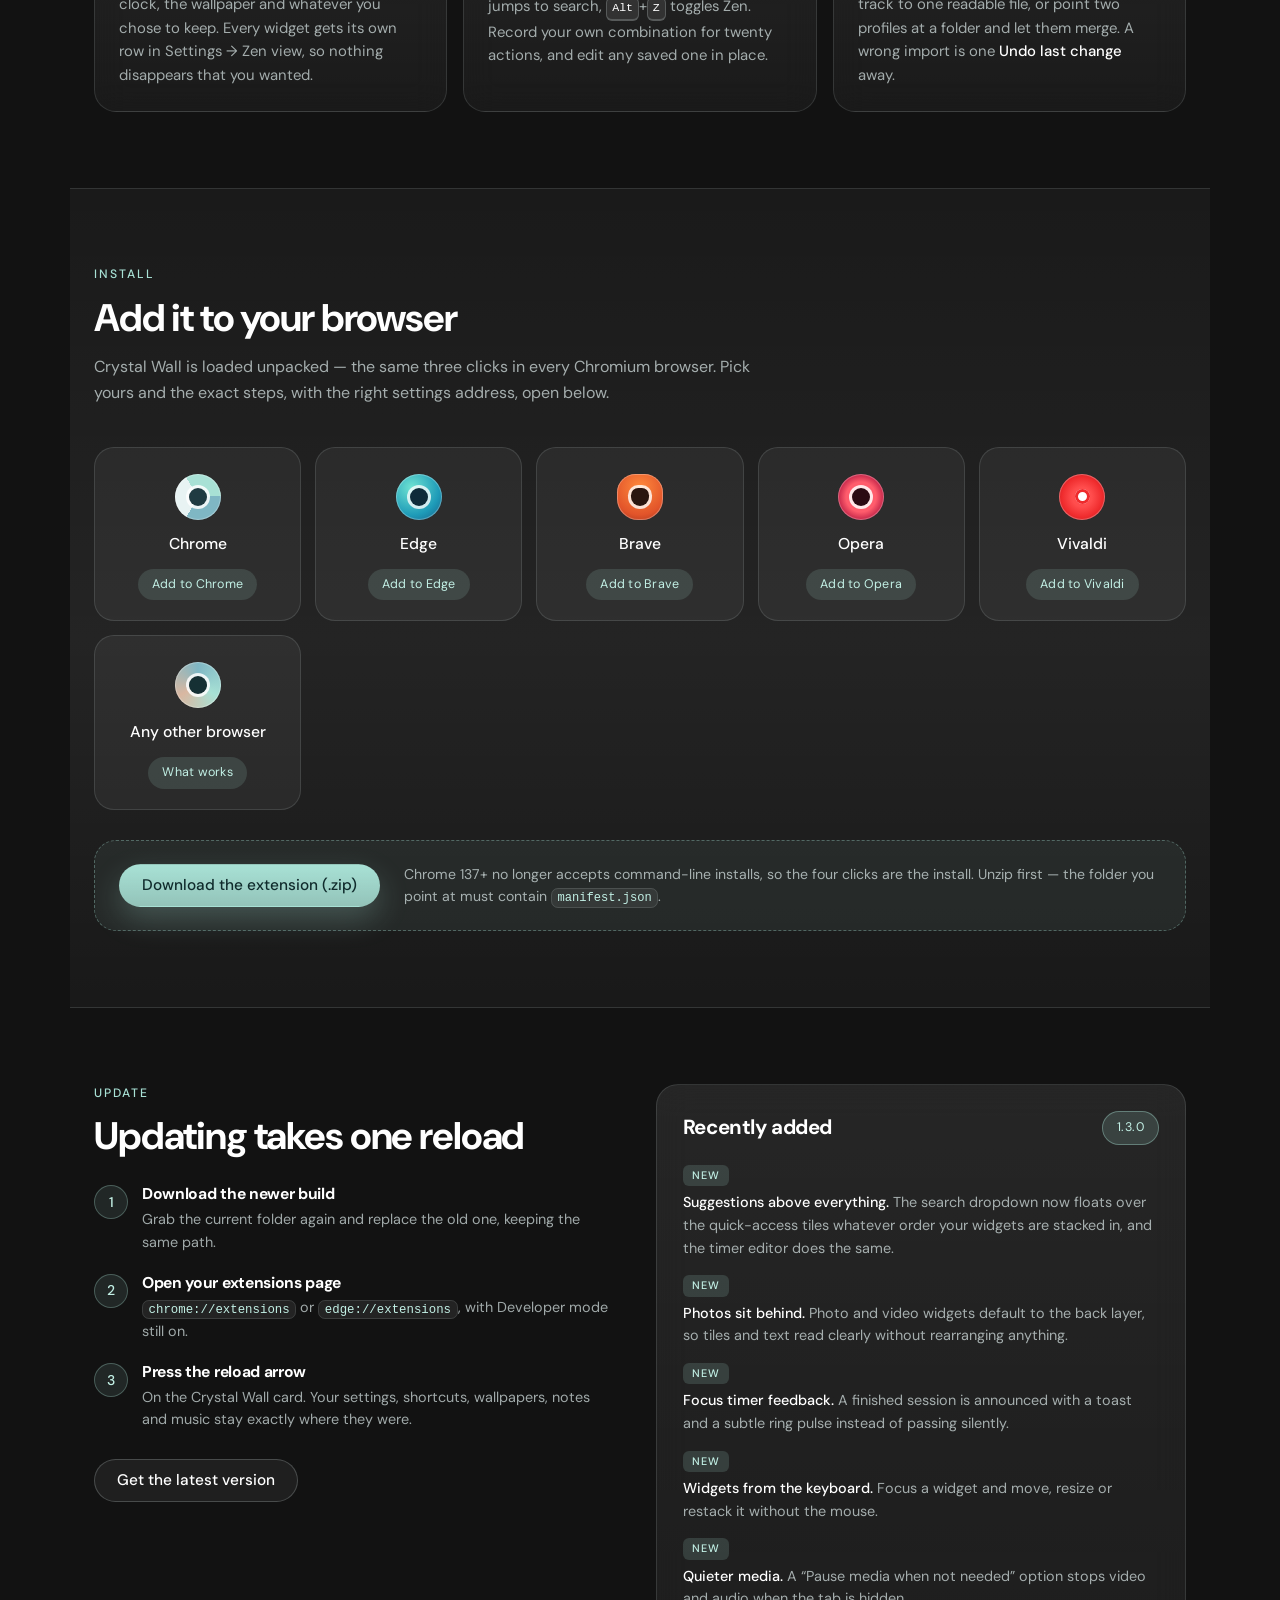
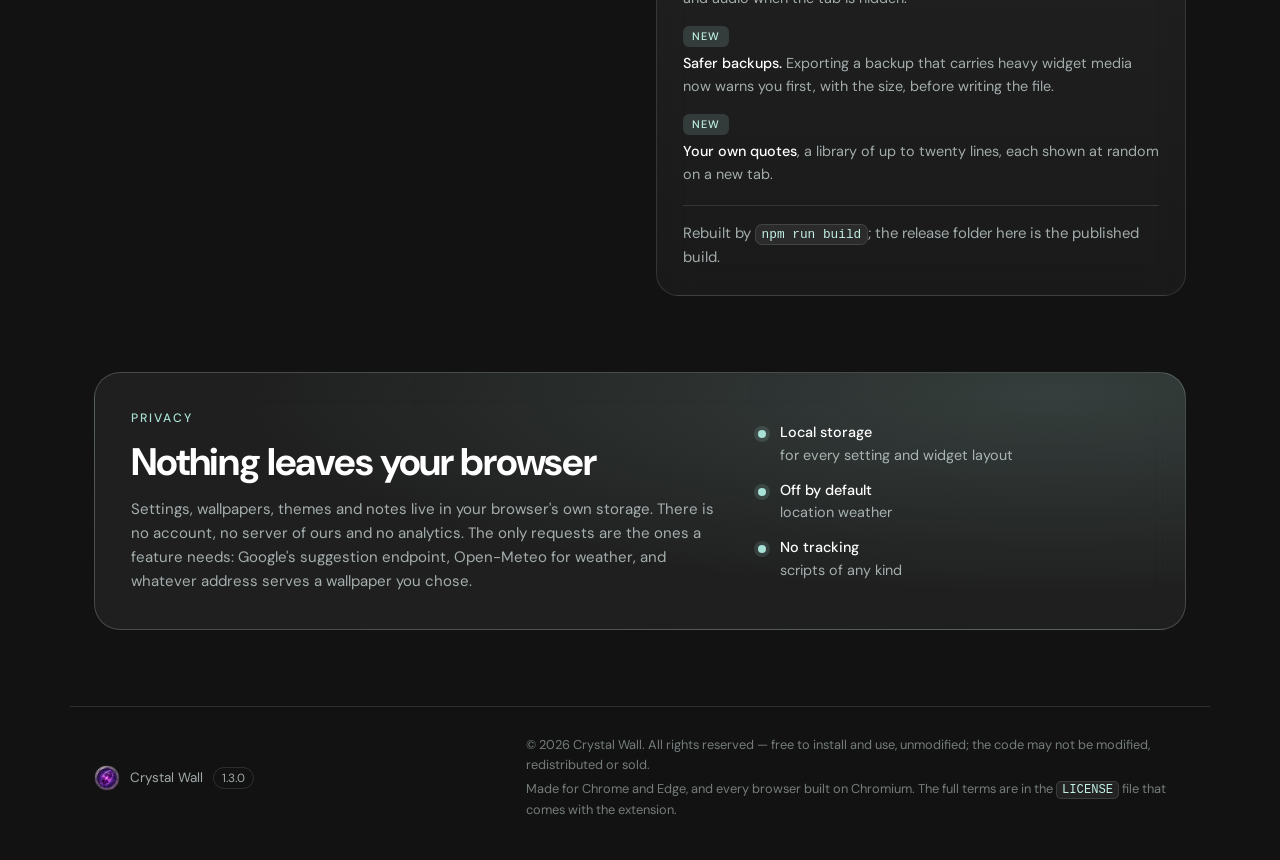
<file: site/index.html>
<!DOCTYPE html>
<html lang="en">
<head>
  <meta charset="UTF-8" />
  <meta name="viewport" content="width=device-width, initial-scale=1" />
  <title>Crystal Wall — a calmer new tab</title>
  <meta name="description" content="Crystal Wall replaces your new tab with your own wallpaper, a big clock, search, quick links, a focus timer and fourteen themes. Free, local-only, no account." />
  <meta name="theme-color" content="#203b42" />
  <link rel="icon" href="assets/icon-128.png" />
  <link rel="preconnect" href="https://fonts.googleapis.com" />
  <link rel="preconnect" href="https://fonts.gstatic.com" crossorigin />
  <link href="https://fonts.googleapis.com/css2?family=DM+Sans:wght@400;500;700&display=swap" rel="stylesheet" />
  <link rel="stylesheet" href="styles.css" />
</head>
<body>
  <a class="skip-link" href="#features">Skip to features</a>

  <header class="site-header">
    <a class="brand" href="#top">
      <img src="assets/icon-128.png" alt="" width="32" height="32" />
      <span>Crystal Wall</span>
    </a>
    <nav class="site-nav" aria-label="Sections">
      <a href="#features">Features</a>
      <a href="#browsers">Browsers</a>
      <a href="#update">Update</a>
    </nav>
    <a class="btn btn-small btn-primary" href="https://github.com/mahant3595/CrystalWall-newTab-extensionRelease/archive/refs/heads/main.zip">Download</a>
  </header>

  <main id="top">
    <section class="hero">
      <div class="hero-copy">
        <p class="chip">Version 1.3.0 · Chrome &amp; Edge · Manifest V3</p>
        <h1>A calmer new tab.</h1>
        <p class="lede">
          Your own wallpaper, a big clock, search that suggests as you type, the sites you
          actually open, a focus timer and weather — on frosted glass that stays out of the way.
        </p>
        <div class="hero-actions">
          <a class="btn btn-primary" href="https://github.com/mahant3595/CrystalWall-newTab-extensionRelease/archive/refs/heads/main.zip">
            <svg viewBox="0 0 24 24" aria-hidden="true"><path d="M12 3v11m0 0 4-4m-4 4-4-4M4 17v2a2 2 0 0 0 2 2h12a2 2 0 0 0 2-2v-2"/></svg>
            Download extension
          </a>
          <a class="btn btn-ghost" href="#browsers">How to install</a>
        </div>
        <ul class="hero-notes">
          <li>No account, no sign-up</li>
          <li>Everything stays in your browser</li>
          <li>Free and open source (Apache 2.0)</li>
        </ul>
      </div>

      <div class="hero-mock" aria-hidden="true">
        <div class="mock-wallpaper">
          <div class="mock-top">
            <span class="mock-pill">°C 21°</span>
            <span class="mock-pill">Focus 25:00</span>
          </div>
          <div class="mock-center">
            <p class="mock-time">09:41</p>
            <p class="mock-date">Monday, 24 November</p>
            <div class="mock-search">
              <svg viewBox="0 0 24 24"><circle cx="11" cy="11" r="7"/><path d="m20 20-3.5-3.5"/></svg>
              <span>Search the web or type a URL</span>
            </div>
            <div class="mock-tiles">
              <span class="mock-tile"><i>G</i></span>
              <span class="mock-tile"><i>Y</i></span>
              <span class="mock-tile"><i>P</i></span>
              <span class="mock-tile"><i>in</i></span>
              <span class="mock-add">+</span>
            </div>
          </div>
          <div class="mock-quote">“Almost everything will work again if you unplug it for a few minutes.”</div>
        </div>
      </div>
    </section>

    <section class="section" id="features">
      <header class="section-head">
        <p class="eyebrow">Features</p>
        <h2>Everything on one quiet page</h2>
        <p class="section-lede">Every card below is optional: turn it off, drag it somewhere else, fade it, or leave it behind in Zen view.</p>
      </header>

      <div class="feature-grid">
        <article class="card">
          <span class="icon"><svg viewBox="0 0 24 24"><rect x="3" y="4" width="18" height="16" rx="2"/><path d="m3 16 5-5 4 4 3-3 6 6"/><circle cx="15" cy="8.5" r="1.5"/></svg></span>
          <h3>Your wallpaper</h3>
          <p>Pick a bundled scene or upload your own photo or video. A live wallpaper pauses itself when the tab is in the background, so nothing keeps decoding behind a window you cannot see.</p>
        </article>

        <article class="card">
          <span class="icon"><svg viewBox="0 0 24 24"><circle cx="11" cy="11" r="7"/><path d="m20 20-3.5-3.5"/></svg></span>
          <h3>Search that keeps up</h3>
          <p>Google suggestions as you type, DuckDuckGo when Google is unreachable, plus your own recent queries shown instantly — and the suggestion list always floats above the tiles.</p>
        </article>

        <article class="card">
          <span class="icon"><svg viewBox="0 0 24 24"><rect x="3" y="3" width="7" height="7" rx="2"/><rect x="14" y="3" width="7" height="7" rx="2"/><rect x="3" y="14" width="7" height="7" rx="2"/><rect x="14" y="14" width="7" height="7" rx="2"/></svg></span>
          <h3>Quick links</h3>
          <p>Your sites as tiles with their real favicons. Add, rename, reorder and recolour them, choose how many show, and drag the tile size anywhere from 72 to 160 pixels.</p>
        </article>

        <article class="card">
          <span class="icon"><svg viewBox="0 0 24 24"><circle cx="12" cy="13" r="8"/><path d="M9 2h6M12 5v1M12 13V9"/></svg></span>
          <h3>Focus timer</h3>
          <p>25, 45 or 60 minute sessions with a ring that fills as the time passes. Work and break alternate, and the widget tells you when a session ends instead of ending in silence.</p>
        </article>

        <article class="card">
          <span class="icon"><svg viewBox="0 0 24 24"><path d="M6 18a4 4 0 0 1 0-8 6 6 0 0 1 11.6-2A3.5 3.5 0 0 1 18 18Z"/><path d="M12 12v5"/></svg></span>
          <h3>Weather, for your place</h3>
          <p>Current conditions and a two-day forecast from Open-Meteo, with no key and no account. Use your browser's location once, or type a town by hand — and switch °C/°F whenever.</p>
        </article>

        <article class="card">
          <span class="icon"><svg viewBox="0 0 24 24"><path d="M12 3a9 9 0 1 0 0 18h1.5a2 2 0 0 0 0-4H13a2 2 0 0 1 0-4h3.5A4.5 4.5 0 0 0 21 8.5C21 5.5 17 3 12 3Z"/><circle cx="8" cy="9" r="1"/><circle cx="12" cy="7" r="1"/><circle cx="16" cy="9" r="1"/></svg></span>
          <h3>Fourteen themes</h3>
          <p>From glass to Dracula, Nord, Gruvbox, Tokyo Night and iOS. Tune font colour, glass tint, transparency, blur, outline and halo per theme, import your own, and the settings panel follows along.</p>
        </article>

        <article class="card">
          <span class="icon"><svg viewBox="0 0 24 24"><path d="M2 12s3.5-6 10-6 10 6 10 6-3.5 6-10 6-10-6-10-6Z"/><circle cx="12" cy="12" r="2.5"/></svg></span>
          <h3>Zen view</h3>
          <p>One press fades the page down to the clock, the wallpaper and whatever you chose to keep. Every widget gets its own row in Settings → Zen view, so nothing disappears that you wanted.</p>
        </article>

        <article class="card">
          <span class="icon"><svg viewBox="0 0 24 24"><path d="M4 4h16v12H4z"/><path d="M8 20h8M10 16v4M14 16v4"/><path d="M7 8h6M7 11h4"/></svg></span>
          <h3>Keyboard first</h3>
          <p><kbd>Ctrl</kbd>+<kbd>K</kbd> opens the command palette, <kbd>/</kbd> jumps to search, <kbd>Alt</kbd>+<kbd>Z</kbd> toggles Zen. Record your own combination for twenty actions, and edit any saved one in place.</p>
        </article>

        <article class="card">
          <span class="icon"><svg viewBox="0 0 24 24"><path d="M4 7a2 2 0 0 1 2-2h4l2 2h6a2 2 0 0 1 2 2v9a2 2 0 0 1-2 2H6a2 2 0 0 1-2-2Z"/><path d="M12 11v5M9.5 13.5 12 11l2.5 2.5"/></svg></span>
          <h3>Backup and folder sync</h3>
          <p>Export every setting, theme, wallpaper and track to one readable file, or point two profiles at a folder and let them merge. A wrong import is one <strong>Undo last change</strong> away.</p>
        </article>
      </div>
    </section>

    <section class="section section-alt" id="browsers">
      <header class="section-head">
        <p class="eyebrow">Install</p>
        <h2>Add it to your browser</h2>
        <p class="section-lede">
          Crystal Wall is loaded unpacked — the same three clicks in every Chromium browser.
          Pick yours and the exact steps, with the right settings address, open below.
        </p>
      </header>

      <div class="browser-grid">
        <button class="browser" type="button" data-browser="chrome">
          <span class="browser-mark chrome-mark" aria-hidden="true"><i></i></span>
          <span class="browser-name">Chrome</span>
          <span class="browser-action">Add to Chrome</span>
        </button>
        <button class="browser" type="button" data-browser="edge">
          <span class="browser-mark edge-mark" aria-hidden="true"><i></i></span>
          <span class="browser-name">Edge</span>
          <span class="browser-action">Add to Edge</span>
        </button>
        <button class="browser" type="button" data-browser="brave">
          <span class="browser-mark brave-mark" aria-hidden="true"><i></i></span>
          <span class="browser-name">Brave</span>
          <span class="browser-action">Add to Brave</span>
        </button>
        <button class="browser" type="button" data-browser="opera">
          <span class="browser-mark opera-mark" aria-hidden="true"><i></i></span>
          <span class="browser-name">Opera</span>
          <span class="browser-action">Add to Opera</span>
        </button>
        <button class="browser" type="button" data-browser="vivaldi">
          <span class="browser-mark vivaldi-mark" aria-hidden="true"><i></i></span>
          <span class="browser-name">Vivaldi</span>
          <span class="browser-action">Add to Vivaldi</span>
        </button>
        <button class="browser" type="button" data-browser="other">
          <span class="browser-mark other-mark" aria-hidden="true"><i></i></span>
          <span class="browser-name">Any other browser</span>
          <span class="browser-action">What works</span>
        </button>
      </div>

      <div class="install-cta">
        <a class="btn btn-primary" href="https://github.com/mahant3595/CrystalWall-newTab-extensionRelease/archive/refs/heads/main.zip">Download the extension (.zip)</a>
        <p>Chrome 137+ no longer accepts command-line installs, so the four clicks are the install. Unzip first — the folder you point at must contain <code>manifest.json</code>.</p>
      </div>
    </section>

    <section class="section" id="update">
      <div class="update-layout">
        <div class="update-steps">
          <p class="eyebrow">Update</p>
          <h2>Updating takes one reload</h2>
          <ol class="steps">
            <li>
              <span class="step-number">1</span>
              <div>
                <h3>Download the newer build</h3>
                <p>Grab the current folder again and replace the old one, keeping the same path.</p>
              </div>
            </li>
            <li>
              <span class="step-number">2</span>
              <div>
                <h3>Open your extensions page</h3>
                <p><code>chrome://extensions</code> or <code>edge://extensions</code>, with Developer mode still on.</p>
              </div>
            </li>
            <li>
              <span class="step-number">3</span>
              <div>
                <h3>Press the reload arrow</h3>
                <p>On the Crystal Wall card. Your settings, shortcuts, wallpapers, notes and music stay exactly where they were.</p>
              </div>
            </li>
          </ol>
          <a class="btn btn-ghost" href="https://github.com/mahant3595/CrystalWall-newTab-extensionRelease/archive/refs/heads/main.zip">Get the latest version</a>
        </div>

        <aside class="card update-card">
          <div class="update-head">
            <h2>Recently added</h2>
            <span class="chip chip-solid">1.3.0</span>
          </div>
          <ul class="changelog">
            <li>
              <span class="changelog-tag">New</span>
              <p><strong>Suggestions above everything.</strong> The search dropdown now floats over the quick-access tiles whatever order your widgets are stacked in, and the timer editor does the same.</p>
            </li>
            <li>
              <span class="changelog-tag">New</span>
              <p><strong>Photos sit behind.</strong> Photo and video widgets default to the back layer, so tiles and text read clearly without rearranging anything.</p>
            </li>
            <li>
              <span class="changelog-tag">New</span>
              <p><strong>Focus timer feedback.</strong> A finished session is announced with a toast and a subtle ring pulse instead of passing silently.</p>
            </li>
            <li>
              <span class="changelog-tag">New</span>
              <p><strong>Widgets from the keyboard.</strong> Focus a widget and move, resize or restack it without the mouse.</p>
            </li>
            <li>
              <span class="changelog-tag">New</span>
              <p><strong>Quieter media.</strong> A “Pause media when not needed” option stops video and audio when the tab is hidden.</p>
            </li>
            <li>
              <span class="changelog-tag">New</span>
              <p><strong>Safer backups.</strong> Exporting a backup that carries heavy widget media now warns you first, with the size, before writing the file.</p>
            </li>
            <li>
              <span class="changelog-tag">New</span>
              <p><strong>Your own quotes</strong>, a library of up to twenty lines, each shown at random on a new tab.</p>
            </li>
          </ul>
          <p class="update-foot">Rebuilt by <code>npm run build</code>; the release folder here is the published build.</p>
        </aside>
      </div>
    </section>

    <section class="section privacy">
      <div class="privacy-card">
        <div>
          <p class="eyebrow">Privacy</p>
          <h2>Nothing leaves your browser</h2>
          <p>Settings, wallpapers, themes and notes live in your browser's own storage. There is no account, no server of ours and no analytics. The only requests are the ones a feature needs: Google's suggestion endpoint, Open-Meteo for weather, and whatever address serves a wallpaper you chose.</p>
        </div>
        <ul class="privacy-list">
          <li><strong>Local storage</strong> for every setting and widget layout</li>
          <li><strong>Off by default</strong> location weather</li>
          <li><strong>No tracking</strong> scripts of any kind</li>
        </ul>
      </div>
    </section>
  </main>

  <footer class="site-footer">
    <div class="footer-brand">
      <img src="assets/icon-128.png" alt="" width="26" height="26" />
      <span>Crystal Wall <span class="footer-version">1.3.0</span></span>
    </div>
    <div class="footer-legal">
      <p>© <span id="year">2026</span> Crystal Wall. All rights reserved — free to install and use, unmodified; the code may not be modified, redistributed or sold.</p>
      <p>Made for Chrome and Edge, and every browser built on Chromium. The full terms are in the <code>LICENSE</code> file that comes with the extension.</p>
    </div>
  </footer>

  <dialog class="install-dialog" id="install-dialog" aria-labelledby="install-title">
    <form method="dialog" class="dialog-head">
      <div class="dialog-title">
        <span class="browser-mark" id="dialog-mark" aria-hidden="true"><i></i></span>
        <h2 id="install-title">Add to Chrome</h2>
      </div>
      <button class="dialog-close" value="close" aria-label="Close">
        <svg viewBox="0 0 24 24"><path d="m6 6 12 12M18 6 6 18"/></svg>
      </button>
    </form>
    <div class="dialog-body">
      <p class="dialog-note" id="dialog-note"></p>
      <ol class="steps steps-compact" id="dialog-steps"></ol>
      <div class="dialog-address">
        <span class="address-label">Extensions page</span>
        <div class="address-row">
          <code id="dialog-address">chrome://extensions</code>
          <button class="btn btn-small btn-ghost" type="button" id="copy-address">Copy</button>
        </div>
      </div>
      <a class="btn btn-primary dialog-download" href="https://github.com/mahant3595/CrystalWall-newTab-extensionRelease/archive/refs/heads/main.zip">Download the extension</a>
      <p class="dialog-hint">Keep the unzipped folder where you put it — the browser re-reads it every new tab.</p>
    </div>
  </dialog>

  <script src="app.js"></script>
</body>
</html>
</file>
<file: styles.css>
:root{color-scheme:dark;font-family:DM Sans,Segoe UI,sans-serif;font-synthesis:none;text-rendering:optimizeLegibility;-webkit-font-smoothing:antialiased;-moz-osx-font-smoothing:grayscale;--glass: rgba(21, 39, 44, .34);--glass-border: rgba(236, 249, 249, .2);--accent-rgb: 168, 225, 213;--accent-bright: #c2f0e5;--accent-ink: #102b2c;--accent-text: #d6fff5;--white: #fff;--theme-font-color: #fff;--time-sub-size: clamp(24px, 3.2vw, 42px)}*{box-sizing:border-box}html,body{width:100%;min-width:320px;min-height:100%;margin:0}body{overflow:hidden}button,input{font:inherit}button{color:inherit}.new-tab{position:relative;display:grid;width:100%;min-height:100vh;min-height:100svh;overflow:hidden;place-items:center;isolation:isolate;color:var(--theme-font-color, var(--white));background:#203b42}.scene,.shade{position:absolute;z-index:-2;inset:0}.scene{--wallpaper-image: url(assets/wallpaper.jpg);--wallpaper-zoom: 1.015;--wallpaper-rotation: 0deg;--wallpaper-brightness: 1;position:absolute;z-index:-2;inset:0;overflow:hidden;animation:scene-arrive 1.2s ease-out both;background-position:center;background-size:cover;background-repeat:no-repeat;transform-origin:center}.wallpaper-surface{position:absolute;left:50%;top:50%;background-position:center;background-size:cover;background-repeat:no-repeat;transform-origin:center}#wallpaper-video,#wallpaper-preview-video{position:absolute;inset:0;width:100%;height:100%;object-fit:cover;pointer-events:none;z-index:-1}.scene:before{display:none}.shade{z-index:-1;background:linear-gradient(180deg,rgba(10,24,29,.27),transparent 27%,transparent 66%,rgba(9,17,23,.44)),radial-gradient(ellipse at 50% 39%,#152a2f14 0,#0a161c38 48%,#07101657)}.glass-icon{position:absolute;z-index:1;top:30px;display:grid;width:52px;height:52px;place-items:center;border:1px solid rgba(255,255,255,.1);border-radius:50%;background:#0f1b205c;backdrop-filter:blur(12px);cursor:pointer;transition:background .2s ease,transform .2s ease,opacity .3s ease,visibility 0s}.glass-icon:hover{background:#fff3;transform:translateY(-2px)}.glass-icon svg{width:21px;height:21px;fill:currentColor}.sound-toggle{left:30px;font-size:23px}.sound-off{display:none;opacity:.65}.sound-toggle[aria-pressed=true] .sound-on{display:none}.sound-toggle[aria-pressed=true] .sound-off{display:inline}.zen-toggle{right:30px}.zen-toggle svg{width:22px;height:22px;fill:none;stroke:currentColor;stroke-width:1.5;stroke-linecap:round;stroke-linejoin:round;transition:stroke-width .2s ease}.zen-toggle[aria-pressed=true]{background:rgba(var(--accent-rgb),.34)}.zen-toggle[aria-pressed=true] svg{stroke-width:2.1}.settings-toggle{right:94px}.settings-toggle svg{width:23px;height:23px;fill:none;stroke:currentColor;stroke-width:1.7;stroke-linecap:round;stroke-linejoin:round}.center-panel{display:flex;width:min(680px,calc(100vw - 36px));align-items:center;flex-direction:column;margin-top:-3vh;text-align:center;animation:new-tab-fade-up .7s cubic-bezier(.2,.75,.25,1) both}.clock{font-size:calc(clamp(92px,11.4vw,164px) * var(--widget-scale, 1));font-weight:400;letter-spacing:-.075em;line-height:.98;text-shadow:0 4px 28px rgba(0,0,0,.15);font-variant-numeric:tabular-nums;white-space:nowrap;display:flex;justify-content:center;align-items:baseline}.clock-meridiem{margin-left:.18em;font-size:1em;font-weight:400;letter-spacing:normal;opacity:.88}.date{margin-top:20px;font-size:calc(var(--time-sub-size) * var(--widget-scale, 1));font-weight:700;letter-spacing:-.02em;text-shadow:0 2px 12px rgba(0,0,0,.2);display:flex;justify-content:center;align-items:baseline;white-space:nowrap}.weather{display:flex;align-items:center;justify-content:center;gap:13px;margin:19px 0 0;text-align:left}.weather-icon{color:#ffcf51;font-size:32px;line-height:1}.weather-icon,.weather-widget-icon,.weather-forecast-icon{font-family:"Segoe UI Emoji","Apple Color Emoji","Noto Color Emoji",Twemoji Mozilla,sans-serif}.weather-copy{display:grid;gap:2px}.weather-copy strong{font-size:calc(20px * var(--quote-scale, 1));font-weight:700;font-family:var(--quote-font)}.weather-copy span{color:var(--theme-font-color, rgba(255, 255, 255, .82));opacity:.82;font-size:calc(16px * var(--quote-scale, 1));font-family:var(--quote-font)}.search-wrapper{position:relative;z-index:2;width:min(100%,610px);margin-top:51px}.search-wrapper:has(.search-suggestions:not([hidden])){z-index:50!important}.search{display:flex;width:100%;height:58px;align-items:center;margin-top:0;overflow:hidden;border:1px solid rgba(235,252,255,.23);border-radius:12px;background:var(--search-bg, rgba(219, 237, 238, .2));box-shadow:0 12px 42px #04101524,inset 0 1px #ffffff14;backdrop-filter:blur(var(--widget-blur, 18px));-webkit-backdrop-filter:blur(var(--widget-blur, 18px));transition:background .2s ease,border-color .2s ease,box-shadow .2s ease}.search-suggestions{position:absolute;top:100%;left:0;right:0;z-index:10;background:var(--popup-bg-soft, rgba(21, 39, 44, .8));backdrop-filter:blur(8px);border:1px solid var(--popup-border, rgba(255, 255, 255, .1));border-top:0;border-radius:0 0 12px 12px;overflow:hidden;box-shadow:0 12px 42px #0000004d}.suggestion-item{padding:12px 20px;color:#fff;cursor:pointer;font-size:14px;transition:background .2s ease;display:flex;align-items:center;gap:10px}.suggestion-item:hover,.suggestion-item.is-selected{background:#ffffff1a}.suggestion-recent{color:#fffc}.suggestion-item svg{width:16px;height:16px;fill:none;stroke:#fff9;stroke-width:2}.search:focus-within{border-color:#ffffff8f;background:var(--search-bg-focus, rgba(219, 237, 238, .27));box-shadow:0 12px 42px #04101533,0 0 0 3px #ffffff14}.search input{width:100%;height:100%;padding:0 20px 0 25px;border:0;outline:0;color:var(--theme-font-color, #fff);background:transparent;font-size:16px}.search input::placeholder{color:#ffffffd4;opacity:1}.search input::-webkit-search-cancel-button{filter:grayscale(1) brightness(2)}.search button{display:grid;width:56px;height:100%;flex:0 0 56px;place-items:center;border:0;background:transparent;cursor:pointer}.search button:hover{background:#ffffff1a}.search button svg{width:21px;fill:none;stroke:currentColor;stroke-width:1.8;stroke-linecap:round}.shortcuts{display:flex;flex-wrap:wrap;justify-content:center;gap:12px;margin-top:28px}.shortcut{display:flex;width:112px;min-height:100px;align-items:center;justify-content:center;flex-direction:column;gap:9px;border:1px solid rgba(240,250,250,.08);border-radius:13px;color:var(--theme-font-color, #fff);background:var(--shortcut-bg, rgba(226, 241, 242, .12));text-decoration:none;text-shadow:0 1px 7px rgba(0,0,0,.3);backdrop-filter:blur(var(--widget-blur, 12px));-webkit-backdrop-filter:blur(var(--widget-blur, 12px));transition:transform .2s ease,background .2s ease,border-color .2s ease}.shortcut:hover{transform:translateY(-4px);border-color:#ffffff40;background:var(--shortcut-bg-hover, rgba(226, 241, 242, .23))}.shortcut>span:last-child{font-size:13px;font-weight:500}.shortcut-icon{display:grid;width:27px;height:27px;place-items:center;font-weight:700}.shortcut-icon svg{width:25px;height:25px;fill:currentColor}.youtube{color:#ff164c}.google{color:#4285f4;font-family:Arial,sans-serif;font-size:30px;text-shadow:1px 1px #fbbc05,-1px 0 #34a853}.pinterest{color:#e60023;font-family:Georgia,serif;font-size:30px}.steam{color:#f2f5f7}.welcome{position:absolute;bottom:10.7%;left:4.7%;text-shadow:0 2px 18px rgba(0,0,0,.28);animation:new-tab-fade-up .7s .12s cubic-bezier(.2,.75,.25,1) both}.welcome h1{margin:0;font-family:var(--greeting-font, "Kaushan Script", "Segoe Script", cursive);font-size:calc(clamp(32px,4vw,52px) * var(--greeting-scale, 1));font-weight:400;line-height:1.15;white-space:nowrap}.welcome p{margin:8px 0 0;font-size:calc(15px * var(--quote-scale, 1));font-style:italic;font-family:var(--quote-font)}.focus-widget{position:absolute;right:4.1%;bottom:15%;display:grid;justify-items:center;gap:13px;animation:new-tab-fade-up .7s .2s cubic-bezier(.2,.75,.25,1) both}.timer-ring{position:relative;width:142px;height:142px}.timer-ring svg{width:100%;height:100%;transform:rotate(-90deg)}.timer-ring circle{fill:none;stroke-width:3}.timer-track{stroke:#ffffff24}.timer-progress{stroke:#ffffffa6;stroke-dasharray:339.3;stroke-dashoffset:0;stroke-linecap:round;transition:stroke-dashoffset .4s linear}.timer-content{position:absolute;inset:0;display:flex;align-items:center;justify-content:center;flex-direction:column;text-shadow:0 2px 10px rgba(0,0,0,.3)}.timer-content>span:first-child{font-size:28px;font-weight:600;font-variant-numeric:tabular-nums}.timer-label{margin-top:2px;color:#ffffffa8;font-size:10px;letter-spacing:.16em}.focus-widget.is-done .timer-label{color:rgb(var(--accent-rgb));font-weight:700}.focus-widget.is-done .timer-progress{stroke:rgb(var(--accent-rgb))}.focus-widget.is-done .timer-ring{animation:focus-done-pulse 1.6s ease-in-out 3}@keyframes focus-done-pulse{0%,to{transform:scale(1)}50%{transform:scale(1.06)}}.timer-controls{display:flex;align-items:center;gap:10px}.timer-controls button{display:grid;place-items:center;border:1px solid rgba(255,255,255,.22);border-radius:50%;cursor:pointer;backdrop-filter:blur(12px)}.timer-button{width:42px;height:42px;color:#e7ffff;background:#127a7859}.timer-button:hover{background:#129c928f}.timer-button svg{width:18px;height:18px;fill:currentColor}#pause-icon,.timer-button.is-running #play-icon{display:none}.timer-button.is-running #pause-icon{display:block}.reset-button,.timer-edit-button{width:34px;height:34px;color:#ffffffd9;background:#0f1b2040}.reset-button:hover{background:#ffffff2e}.reset-button svg{width:16px;height:16px;fill:none;stroke:currentColor;stroke-width:1.7;stroke-linecap:round;stroke-linejoin:round}.timer-edit-button:hover{background:#ffffff2e}.timer-edit-button svg{width:16px;height:16px;fill:none;stroke:currentColor;stroke-width:1.7;stroke-linecap:round;stroke-linejoin:round}.timer-editor{position:absolute;right:0;bottom:calc(100% + 12px);z-index:5;display:grid;width:228px;gap:11px;padding:14px;border:1px solid var(--popup-border, rgba(255, 255, 255, .2));border-radius:13px;color:var(--popup-text, #fff);background:var(--popup-bg-soft, rgba(19, 35, 40, .94));box-shadow:0 12px 38px #00000059;backdrop-filter:blur(14px)}.timer-editor[hidden]{display:none}.focus-widget:has(.timer-editor:not([hidden])){z-index:50!important}.timer-editor-title{font-size:13px;font-weight:600}.timer-editor-fields{display:grid;grid-template-columns:1fr 1fr;gap:9px}.timer-editor-fields label{display:grid;gap:5px;color:#ffffffb3;font-size:11px}.timer-editor-fields input{width:100%;min-height:36px;padding:0 8px;border:1px solid rgba(255,255,255,.2);border-radius:8px;color:#fff;background:#ffffff14;font:inherit;font-size:14px}.timer-editor-fields input:focus{outline:2px solid rgba(var(--accent-rgb),.75);outline-offset:1px}.timer-editor>button{min-height:35px;border:0;border-radius:8px;color:var(--accent-ink);background:rgb(var(--accent-rgb));font:inherit;font-size:12px;font-weight:600;cursor:pointer}.timer-editor>button:hover{background:var(--accent-bright)}.timer-editor>.timer-editor-cancel{border:1px solid rgba(255,255,255,.28);color:var(--white, #fff);background:#ffffff24}.timer-editor>.timer-editor-cancel:hover{border-color:#ffffff73;background:#ffffff3d}[data-theme=ios] .timer-editor>.timer-editor-cancel{border-color:#102a3229;color:#0b1c22;background:#ffffffe6}.scene-caption{position:absolute;right:30px;bottom:22px;color:#ffffff94;font-size:11px;letter-spacing:.08em;text-shadow:0 1px 5px rgba(0,0,0,.5)}.toast{position:absolute;z-index:200;top:26px;left:50%;padding:10px 16px;transform:translate(-50%,-12px);border:1px solid var(--popup-border, rgba(255, 255, 255, .2));border-radius:30px;color:var(--popup-text, #fff);background:var(--popup-bg-soft, rgba(18, 35, 40, .78));font-size:13px;opacity:0;pointer-events:none;transition:opacity .2s ease,transform .2s ease;backdrop-filter:blur(12px)}.toast.is-visible{transform:translate(-50%);opacity:1}.visually-hidden{position:absolute;width:1px;height:1px;padding:0;margin:-1px;overflow:hidden;clip:rect(0,0,0,0);white-space:nowrap;border:0}@keyframes scene-arrive{0%{opacity:.5}to{opacity:1}}.wallpaper-dialog{position:fixed;inset:0;margin:auto;display:grid;width:min(790px,calc(100vw - 36px));max-width:none;height:min(700px,calc(100vh - 36px));max-height:none;grid-template-columns:148px minmax(0,1fr);padding:0;overflow:auto;border:1px solid rgba(255,255,255,.18);border-radius:20px;color:#fff;background:#132328f5;box-shadow:0 24px 80px #0000006b;backdrop-filter:blur(24px)}.wallpaper-dialog::backdrop{background:#050d119e}.wallpaper-dialog[open]{animation:settings-drawer-arrive .26s cubic-bezier(.2,.75,.25,1) both}.settings-sidebar{display:flex;flex-direction:column;gap:12px;padding:28px 12px;overflow-y:auto;border-right:1px solid rgba(255,255,255,.1);background:rgba(8,20,24,calc(.25 * var(--settings-card-fade, 1)))}.settings-sidebar-label,.settings-eyebrow{color:#ffffff7a;font-size:10px;font-weight:700;letter-spacing:.14em}.settings-sidebar-label{padding:0 9px}.settings-nav-item{display:flex;min-height:42px;align-items:center;gap:10px;padding:0 10px;border:1px solid transparent;border-radius:9px;color:#ffffffb8;background:transparent;font:inherit;font-size:13px;text-align:left;cursor:pointer}.settings-nav-item.is-active{border-color:rgba(var(--accent-rgb),.2);color:var(--accent-text);background:rgba(var(--accent-rgb),.14)}.settings-nav-item svg{width:17px;height:17px;flex:0 0 17px;fill:none;stroke:currentColor;stroke-width:1.6;stroke-linecap:round;stroke-linejoin:round}.settings-content{position:relative;min-width:0;padding:30px 28px;overflow:auto}.settings-widget-find{position:relative;margin-top:20px}.settings-widget-find input{width:100%;min-height:42px;padding:0 40px;border:1px solid rgba(255,255,255,.18);border-radius:11px;background:#ffffff12;color:#fff;font:inherit;font-size:13px}.settings-widget-find input::placeholder{color:#ffffff7a}.settings-widget-find input:focus{outline:2px solid rgba(var(--accent-rgb),.7);outline-offset:2px}.settings-widget-find-icon{position:absolute;top:50%;left:14px;width:16px;height:16px;margin-top:-8px;fill:none;stroke:#ffffff8c;stroke-width:1.8;stroke-linecap:round;pointer-events:none}.settings-widget-find-clear{position:absolute;top:50%;right:8px;display:grid;width:26px;height:26px;margin-top:-13px;padding:0;place-items:center;border:0;border-radius:7px;background:#ffffff1a;color:#fffc;font:inherit;font-size:16px;line-height:1;cursor:pointer}.settings-widget-find-clear:hover{background:#fff3}.settings-widget-results{position:absolute;z-index:6;top:calc(100% + 6px);left:0;right:0;display:grid;gap:2px;max-height:304px;padding:6px;overflow:auto;border:1px solid rgba(255,255,255,.16);border-radius:12px;background:#101e24fa;box-shadow:0 18px 44px #00000061;scrollbar-width:thin}.settings-widget-results[hidden]{display:none}.settings-widget-result{display:grid;gap:2px;padding:9px 11px;border:0;border-radius:8px;background:transparent;color:#fff;font:inherit;text-align:left;cursor:pointer}.settings-widget-result:hover,.settings-widget-result.is-active{background:rgba(var(--accent-rgb),.2)}.settings-widget-result strong{font-size:13px;font-weight:700}.settings-widget-result span{overflow:hidden;font-size:11.5px;color:#ffffff94;white-space:nowrap;text-overflow:ellipsis}.settings-widget-empty{margin:0;padding:10px 11px;font-size:12px;color:#ffffff94}.widget-setting-item.is-found{animation:settings-widget-found 1.8s ease}@keyframes settings-widget-found{0%,55%{border-color:rgba(var(--accent-rgb),.75);background:rgba(var(--accent-rgb),.16)}to{border-color:#ffffff1a;background:#ffffff0d}}.settings-panel-enter{animation:settings-panel-enter .24s cubic-bezier(.2,.75,.25,1) both}.settings-content-header{display:flex;align-items:flex-start;justify-content:space-between;gap:18px}.settings-content-header h2{margin:5px 0 0;font-size:24px;font-weight:600}.settings-eyebrow{margin:0}.settings-content-header>div>p:last-child,.wallpaper-section-header p,.wallpaper-editor-header p{margin:6px 0 0;color:#ffffff9e;font-size:13px}.dialog-close,.rotate-button{display:grid;width:36px;height:36px;flex:0 0 36px;place-items:center;border:1px solid rgba(255,255,255,.18);border-radius:50%;color:#fff;background:#ffffff14;font-size:22px;cursor:pointer}.dialog-close:hover,.rotate-button:hover{background:#ffffff2e}.wallpaper-section-header{display:flex;align-items:flex-end;justify-content:space-between;gap:12px;margin:29px 0 16px}.wallpaper-section-header h3,.wallpaper-editor-header h3{margin:0;font-size:16px;font-weight:600}.settings-section-actions{display:flex;flex-wrap:wrap;align-items:center;justify-content:flex-end;gap:8px}.settings-reset-button{display:inline-flex;min-height:36px;align-items:center;justify-content:center;gap:6px;padding:0 10px;border:1px solid rgba(255,255,255,.16);border-radius:9px;color:#ffffffc7;background:#ffffff0f;font:inherit;font-size:12px;cursor:pointer;transition:color .16s ease,background .16s ease,border-color .16s ease}.settings-reset-button svg{width:15px;height:15px;fill:none;stroke:currentColor;stroke-width:1.7;stroke-linecap:round;stroke-linejoin:round}.settings-reset-button:hover{border-color:rgba(var(--accent-rgb),.4);color:var(--accent-text);background:rgba(var(--accent-rgb),.14)}.upload-actions{display:flex;flex-wrap:wrap;justify-content:flex-end;gap:8px}.upload-button{display:inline-flex;flex:0 0 auto;min-height:40px;align-items:center;padding:0 15px;border:1px solid rgba(255,255,255,.22);border-radius:10px;background:#ffffff1a;font-size:13px;cursor:pointer}.upload-button:hover{background:#ffffff2e}.upload-button:disabled{opacity:.55;cursor:wait}.wallpaper-url-fetch{display:flex;align-items:center;gap:8px;margin:0 0 14px}.wallpaper-url-fetch input{flex:1 1 auto;min-width:0;height:38px;padding:0 10px;border:1px solid rgba(255,255,255,.2);border-radius:8px;color:#fff;background:#ffffff12;font:inherit;font-size:12px}.wallpaper-url-fetch input:focus{outline:2px solid rgba(var(--accent-rgb),.75);outline-offset:1px}.wallpaper-url-fetch input::placeholder{color:#ffffff7a}.wallpaper-url-fetch .upload-button{min-height:38px;justify-content:center;padding:0 12px;border-radius:8px;font-size:12px}#wallpaper-url-fetch-button{min-width:68px}#wallpaper-paste-image{min-width:96px}.wallpaper-group{margin-top:18px}.wallpaper-group:first-child{margin-top:22px}.wallpaper-group-title{display:flex;min-height:32px;align-items:center;gap:9px;color:#fff;font-size:15px;font-weight:600;list-style:none;cursor:pointer}.wallpaper-group-title::-webkit-details-marker{display:none}.wallpaper-group-title:before{color:#ffffff94;content:"\25b8";transition:transform .18s ease}.wallpaper-group[open]>.wallpaper-group-title:before{transform:rotate(90deg)}.wallpaper-group-hint{color:#ffffff8c;font-size:11px;font-weight:400}.wallpaper-upload-header{align-items:center;margin:10px 0 12px}.wallpaper-upload-header>p{margin:0}.wallpaper-grid{display:grid;grid-template-columns:repeat(4,minmax(0,1fr));gap:10px}.wallpaper-grid.is-reordering{user-select:none}.wallpaper-grid.is-reordering>.wallpaper-card{pointer-events:none}.wallpaper-scroll-grid{max-height:274px;align-content:start;overflow-y:auto;padding:2px 4px 5px 0;scrollbar-color:rgba(255,255,255,.35) transparent;scrollbar-width:thin}.wallpaper-card{position:relative;min-width:0;height:122px;overflow:hidden;border-radius:12px;background:#29434a}.wallpaper-card-preview{position:absolute;inset:0;display:flex;width:100%;align-items:flex-end;padding:10px;overflow:hidden;border:1px solid rgba(255,255,255,.16);border-radius:inherit;color:#fff;background-color:#29434a;background-position:center;background-size:cover;text-align:left;cursor:pointer}.wallpaper-card-preview:before{position:absolute;inset:0;z-index:1;background:linear-gradient(transparent 25%,#000000b8);content:""}.wallpaper-card-video,.wallpaper-card-gif{position:absolute;inset:0;z-index:0;width:100%;height:100%;object-fit:cover;pointer-events:none}.wallpaper-card:hover .wallpaper-card-preview{border-color:#fff9}.wallpaper-reorder{position:absolute;z-index:2;top:7px;left:7px;display:grid;width:29px;height:29px;place-items:center;border:1px solid rgba(255,255,255,.28);border-radius:8px;padding:0;color:#fff;background:#0a161ab8;line-height:0;box-sizing:border-box;touch-action:none;cursor:grab}.wallpaper-reorder svg{display:block;width:18px;height:18px;flex:0 0 18px;fill:none;stroke:currentColor;stroke-linecap:round;stroke-linejoin:round;stroke-width:1.7}.wallpaper-reorder:active{cursor:grabbing}.wallpaper-reorder:hover,.wallpaper-reorder:focus-visible{background:#28464df2}.wallpaper-card.is-dragging{z-index:1000;overflow:visible;opacity:1;visibility:visible;box-shadow:0 16px 38px #0000007a;will-change:transform}.wallpaper-card-placeholder{height:122px;border:1px dashed rgba(255,255,255,.55);border-radius:12px;background:#ffffff14}.wallpaper-card-label{position:relative;z-index:1;display:grid;gap:3px;overflow-wrap:anywhere;font-size:13px;font-weight:600}.wallpaper-card-label small{color:#ffffffc7;font-size:10px;font-weight:400}.wallpaper-card-badges{position:absolute;z-index:1;top:8px;right:8px;display:flex;flex-wrap:wrap;justify-content:flex-end;gap:4px;max-width:calc(100% - 46px);pointer-events:none}.wallpaper-card-badge{padding:4px 7px;border-radius:20px;background:#0a161ab8;font-size:10px}.wallpaper-card-badge.is-day{color:#d9f2ff;background:#123a4ad1}.wallpaper-card-night{position:absolute;z-index:1;top:8px;left:8px;display:inline-flex;align-items:center;justify-content:center;width:22px;height:22px;border-radius:50%;background:#0a161ab8;color:#e4ecf7;pointer-events:none}.wallpaper-card-night svg{width:13px;height:13px;fill:currentColor}.wallpaper-empty{grid-column:1 / -1;margin:0;padding:20px 12px;border:1px dashed rgba(255,255,255,.18);border-radius:10px;color:#ffffff9e;font-size:12px;text-align:center}.rotation-setting{display:flex;align-items:center;justify-content:space-between;gap:16px;margin:12px 0 0;padding:14px;border:1px solid rgba(255,255,255,.13);border-radius:11px;background:#ffffff0d}.rotation-setting strong{display:block;color:#ffffffe6;font-size:13px;font-weight:600}.rotation-setting p{margin:5px 0 0;color:#ffffff94;font-size:11px;line-height:1.4}.rotation-actions{display:flex;flex-wrap:wrap;gap:8px;margin:12px 0 10px}.rotation-actions .upload-button{justify-content:center;min-width:132px}.rotation-actions .upload-button:disabled{opacity:.5;cursor:default}.rotation-empty{margin:0}.rotation-list{display:grid;grid-template-columns:repeat(4,minmax(0,1fr));gap:10px}.rotation-list[hidden]{display:none}.rotation-item{position:relative;display:flex;align-items:center;gap:8px;min-width:0;padding:6px 32px 6px 6px;border:1px solid rgba(var(--accent-rgb),.2);border-radius:11px;background:rgba(var(--accent-rgb),.12)}.rotation-item-thumb{width:40px;height:40px;flex:0 0 40px;border-radius:8px;background-color:#29434a;background-position:center;background-size:cover;background-repeat:no-repeat}.rotation-item-name{min-width:0;overflow:hidden;color:#ffffffe6;font-size:12px;font-weight:600;text-overflow:ellipsis;white-space:nowrap}.rotation-item-remove{position:absolute;top:50%;right:6px;display:grid;width:22px;height:22px;place-items:center;transform:translateY(-50%);border:1px solid rgba(255,255,255,.2);border-radius:50%;color:#ffffffd1;background:#ffffff14;font:inherit;font-size:14px;line-height:1;cursor:pointer}.rotation-item-remove:hover{background:#ffffff2e}.rotation-picker{position:absolute;z-index:2;inset:18px 14px;display:flex;flex-direction:column;gap:16px;padding:18px;overflow:auto;border:1px solid var(--popup-border, rgba(255, 255, 255, .17));border-radius:15px;background:var(--popup-bg, rgba(19, 35, 40, .98));color:var(--popup-text, #fff);box-shadow:0 18px 48px #00000052;animation:editor-arrive .18s ease-out both}.rotation-picker[hidden],.rotation-picker-grid[hidden]{display:none}.rotation-picker-grid{display:grid;grid-template-columns:repeat(4,minmax(0,1fr));align-content:start;gap:10px;overflow-y:auto;padding:2px 4px 5px 0;scrollbar-color:rgba(255,255,255,.35) transparent;scrollbar-width:thin}.rotation-option{position:relative;display:block;height:122px;overflow:hidden;border:1px solid transparent;border-radius:12px;background:#29434a;cursor:pointer}.rotation-option-preview{position:absolute;inset:0;background-color:#29434a;background-position:center;background-size:cover;background-repeat:no-repeat}.rotation-option-preview:before{position:absolute;inset:0;background:linear-gradient(transparent 25%,#000000b8);content:""}.rotation-option:hover{border-color:#fff9}.rotation-option.is-selected{border-color:rgba(var(--accent-rgb),.85);box-shadow:inset 0 0 0 2px rgba(var(--accent-rgb),.32)}.rotation-option input{position:absolute;z-index:2;top:8px;right:8px;width:17px;height:17px;margin:0;accent-color:rgb(var(--accent-rgb));cursor:pointer}.rotation-option-name{position:relative;z-index:1;display:block;padding:8px;color:#fff;font-size:12px;font-weight:600;overflow-wrap:anywhere}.rotation-option:has(input:focus-visible){outline:2px solid rgba(var(--accent-rgb),.75);outline-offset:2px}.wallpaper-editor[hidden],.wallpaper-library[hidden],.music-library[hidden]{display:none}.music-library{margin-top:1px}.music-controls{display:grid;gap:14px;margin:22px 0 18px}.music-loop-control{display:flex;align-items:center;gap:9px;color:#ffffffd1;font-size:13px}.music-loop-control input{width:16px;height:16px;accent-color:rgb(var(--accent-rgb))}.music-track-list{display:grid;gap:9px}.music-track{display:grid;grid-template-columns:minmax(100px,1fr) auto;align-items:center;gap:10px;padding:11px;border:1px solid rgba(255,255,255,.13);border-radius:11px;background:#ffffff0d}.music-track.is-default{border-color:rgba(var(--accent-rgb),.4)}.music-track-name{width:100%;min-width:0;min-height:36px;padding:0 10px;border:1px solid rgba(255,255,255,.14);border-radius:8px;color:#fff;background:#0000001f;font:inherit;font-size:13px}.music-track-name:focus{outline:2px solid rgba(var(--accent-rgb),.75);outline-offset:2px}.music-track-actions{display:flex;flex-wrap:wrap;justify-content:flex-end;gap:6px}.music-track-actions .wallpaper-action{min-height:34px;padding:0 10px;font-size:12px}.music-track-actions .wallpaper-action:disabled{opacity:.6;cursor:default}.music-track-badge{grid-column:1 / -1;color:var(--accent-text);font-size:11px}.music-empty-state{margin:0;padding:18px;border:1px dashed rgba(255,255,255,.18);border-radius:11px;color:#ffffffa3;font-size:13px;text-align:center}.quotes-library[hidden]{display:none}.quote-setting-list{display:grid;gap:12px;margin-top:22px}.quote-setting{display:grid;grid-template-columns:minmax(0,1fr) auto;align-items:end;gap:8px 10px;padding:13px;border:1px solid rgba(255,255,255,.13);border-radius:11px;background:#ffffff0d}.quote-setting label{grid-column:1 / -1;color:#fffc;font-size:12px}.quote-setting input{width:100%;min-width:0;min-height:40px;padding:0 11px;border:1px solid rgba(255,255,255,.16);border-radius:8px;color:#fff;background:#0000001f;font:inherit;font-size:13px}.quote-setting input:focus{outline:2px solid rgba(var(--accent-rgb),.75);outline-offset:2px}.quote-setting input[type=range]{padding:0;border:none;background:none;min-height:0;accent-color:rgb(var(--accent-rgb));cursor:pointer}.quote-setting select{width:100%;min-width:0;min-height:40px;padding:0 11px;border:1px solid rgba(255,255,255,.16);border-radius:8px;color:#fff;background:#0000001f;font:inherit;font-size:13px;cursor:pointer}.quote-setting select:focus{outline:2px solid rgba(var(--accent-rgb),.75);outline-offset:2px}.quote-setting .quote-reset{min-height:40px}.location-weather-setting{display:flex;align-items:center;justify-content:space-between;gap:16px;margin-top:18px;padding:14px;border:1px solid rgba(255,255,255,.13);border-radius:11px;background:#ffffff0d}.location-weather-setting strong{display:block;color:#ffffffe6;font-size:13px;font-weight:600}.location-weather-setting p{margin:5px 0 0;color:#ffffff94;font-size:11px;line-height:1.4}.toggle-switch{display:inline-flex;width:42px;height:24px;flex:0 0 42px;cursor:pointer}.toggle-switch input{width:42px;height:24px;margin:0;appearance:none;border:1px solid rgba(255,255,255,.26);border-radius:20px;background:#0000003d;cursor:pointer;transition:background .18s ease,border-color .18s ease}.toggle-switch input:before{display:block;width:16px;height:16px;margin:3px;border-radius:50%;background:#ffffffd1;content:"";transition:transform .18s ease}.toggle-switch input:checked{border-color:rgba(var(--accent-rgb),.7);background:rgba(var(--accent-rgb),.42)}.toggle-switch input:checked:before{transform:translate(18px);background:var(--accent-text)}.toggle-switch input:focus-visible{outline:2px solid rgb(var(--accent-rgb));outline-offset:3px}.time-weather-library{margin-top:1px}.time-weather-library[hidden]{display:none}.location-current{display:flex;align-items:center;gap:11px;margin-top:14px;padding:14px;border:1px solid rgba(var(--accent-rgb),.22);border-radius:11px;background:rgba(var(--accent-rgb),.1)}.location-current[hidden]{display:none}.location-current-icon{font-size:22px;line-height:1}.location-current-copy{display:grid;gap:2px;min-width:0}.location-current-copy strong{overflow-wrap:anywhere;color:#ffffffeb;font-size:14px;font-weight:600}.location-current-copy span{color:#ffffff94;font-size:11px}.manual-location{display:grid;gap:11px;margin-top:18px;padding:14px;border:1px solid rgba(255,255,255,.13);border-radius:11px;background:#ffffff0d}.manual-location-copy strong{display:block;color:#ffffffe6;font-size:13px;font-weight:600}.manual-location-copy p{margin:5px 0 0;color:#ffffff94;font-size:11px;line-height:1.4}.manual-location-fields{display:flex;flex-wrap:wrap;gap:8px}.manual-location-fields input{flex:1 1 180px;min-width:0;min-height:40px;padding:0 11px;border:1px solid rgba(255,255,255,.2);border-radius:8px;color:#fff;background:#0000001f;font:inherit;font-size:13px}.manual-location-fields input::placeholder{color:#ffffff7a}.manual-location-fields input:focus{outline:2px solid rgba(var(--accent-rgb),.75);outline-offset:1px}.manual-location-fields .upload-button{justify-content:center}.manual-location-status{margin:0;color:#ffd1a6;font-size:12px}.manual-location-status[hidden]{display:none}.manual-location-results{display:grid;gap:8px}.manual-location-results:empty{display:none}.location-result{display:grid;gap:3px;padding:11px 12px;border:1px solid rgba(255,255,255,.16);border-radius:9px;color:#fff;background:#ffffff0d;font:inherit;text-align:left;cursor:pointer}.location-result:hover{background:#ffffff24;border-color:rgba(var(--accent-rgb),.4)}.location-result-name{font-size:13px;font-weight:600}.location-result-coords{color:inherit;font-size:11px;opacity:.6}.wallpaper-editor{position:absolute;z-index:2;inset:18px 14px;display:flex;flex-direction:column;padding:18px;overflow:auto;border:1px solid var(--popup-border, rgba(255, 255, 255, .17));border-radius:15px;background:var(--popup-bg, rgba(19, 35, 40, .98));color:var(--popup-text, #fff);box-shadow:0 18px 48px #00000052;animation:editor-arrive .18s ease-out both}.wallpaper-editor-header{display:flex;align-items:flex-start;justify-content:space-between;gap:12px}.editor-title-group{display:grid;gap:8px;width:min(100%,260px)}.wallpaper-name-field{width:100%;min-height:40px;padding:0 12px;border:1px solid rgba(255,255,255,.18);border-radius:10px;color:#fff;background:#ffffff14;font:inherit;font-size:14px}.wallpaper-name-field:focus{outline:2px solid rgba(var(--accent-rgb),.75);outline-offset:2px}.editor-close{width:32px;height:32px;flex-basis:32px}.wallpaper-preview{--preview-zoom: 1.015;--preview-rotation: 0deg;--preview-image: url(assets/wallpaper.jpg);position:relative;width:100%;aspect-ratio:16 / 9;flex-shrink:0;margin:20px auto 0;overflow:hidden;border:1px solid rgba(255,255,255,.18);border-radius:13px;background-color:#29434a;background-position:center;background-size:cover;background-repeat:no-repeat;transform-origin:center;isolation:isolate}.wallpaper-preview-inner{position:absolute;inset:0;width:100%;height:100%;background-position:center;background-size:cover;background-repeat:no-repeat;transform-origin:center}.wallpaper-preview:before{display:none}#wallpaper-preview{cursor:grab;touch-action:none}#wallpaper-preview.is-panning{cursor:grabbing}.wallpaper-adjustments{display:grid;gap:16px;margin-top:20px}.adjustment-control{display:grid;gap:9px}.adjustment-control>span{display:flex;justify-content:space-between;color:#ffffffdb;font-size:13px}.adjustment-control output{color:#ffffffad;font-variant-numeric:tabular-nums}.adjustment-control input[type=range]{width:100%;accent-color:rgb(var(--accent-rgb))}.wallpaper-weekday-select{width:100%;padding:8px 9px;border:1px solid rgba(255,255,255,.18);border-radius:9px;background:#ffffff14;color:inherit;font:inherit;font-size:13px;cursor:pointer}.wallpaper-weekday-select.is-set{border-color:rgba(var(--accent-rgb),.6)}.wallpaper-weekday-select option{background:#10161c;color:#fff}.wallpaper-weekday-select option:disabled{color:#ffffff57}[data-theme=ios] .wallpaper-weekday-select option{background:#fff;color:#0b1c22}.rotation-control{display:flex;align-items:center;gap:10px}.rotation-value{min-width:56px;color:#ffffffd1;font-size:13px;text-align:center;font-variant-numeric:tabular-nums}.rotate-button{width:32px;height:32px;flex-basis:32px;font-size:19px}.wallpaper-editor-actions{display:flex;justify-content:flex-end;gap:9px;margin-top:23px}.wallpaper-action{min-height:40px;padding:0 14px;border:1px solid rgba(255,255,255,.2);border-radius:9px;color:#fff;font:inherit;font-size:13px;cursor:pointer}.wallpaper-action.secondary{background:#ffffff14}.wallpaper-action.secondary:hover{background:#ffffff29}.wallpaper-action.primary{border-color:transparent;color:var(--accent-ink);background:rgb(var(--accent-rgb));font-weight:600}.wallpaper-action.primary:hover{background:var(--accent-bright)}.wallpaper-action.danger{border-color:#ff747452;color:#ffc0bb;background:#ae363629}.wallpaper-action.danger:hover{background:#ae36364d}.wallpaper-action-spacer{flex:1}.delete-confirm{position:absolute;z-index:3;top:50%;left:50%;width:min(360px,calc(100% - 32px));padding:22px;transform:translate(-50%,-50%);border:1px solid var(--popup-border, rgba(255, 255, 255, .2));border-radius:14px;background:var(--popup-bg, #1b3036);color:var(--popup-text, #fff);box-shadow:0 20px 65px #0000008c;animation:editor-arrive .16s ease-out both}.delete-confirm[hidden]{display:none}.delete-confirm h3{margin:0;font-size:17px}.delete-confirm p{margin:9px 0 18px;color:#ffffffb3;font-size:13px;line-height:1.45}.delete-confirm-actions{display:flex;justify-content:flex-end;gap:8px}.reset-confirm-backdrop{position:absolute;z-index:3;inset:0;background:#050d119e;backdrop-filter:blur(3px)}.reset-confirm-backdrop[hidden]{display:none}.reset-confirm{z-index:4}.reset-delete-option{display:flex;align-items:flex-start;gap:9px;margin:-3px 0 17px;color:#ffffffdb;font-size:13px;line-height:1.4;cursor:pointer}.reset-delete-option[hidden]{display:none}.reset-delete-option input{margin:2px 0 0;accent-color:rgb(var(--accent-rgb))}.wallpaper-context-menu{position:fixed;z-index:5;display:grid;min-width:156px;padding:5px;border:1px solid var(--popup-border, rgba(255, 255, 255, .2));border-radius:9px;background:var(--popup-bg-soft, #1b3036);color:var(--popup-text, #fff);box-shadow:0 12px 36px #0000006b}.wallpaper-context-menu[hidden]{display:none}.wallpaper-context-menu button{min-height:34px;padding:0 10px;border:0;border-radius:6px;color:#fff;background:transparent;font:inherit;font-size:12px;text-align:left;cursor:pointer}.wallpaper-context-menu button:hover,.wallpaper-context-menu button:focus-visible{outline:none;background:#ffffff1f}.media-fetch-help{position:absolute;z-index:8;inset:0;display:grid;place-items:center;padding:22px;background:var(--popup-veil, rgba(5, 13, 17, .74));backdrop-filter:blur(5px)}.media-fetch-help[hidden]{display:none}.media-fetch-help-card{width:min(520px,100%);max-height:100%;padding:20px;overflow:auto;border:1px solid var(--popup-border, rgba(255, 255, 255, .2));border-radius:14px;color:var(--popup-text, #fff);background:var(--popup-bg, #1b3036);box-shadow:0 20px 65px #0000008c}.media-fetch-help-header{display:flex;align-items:center;justify-content:space-between;gap:12px}.media-fetch-help-header h3{margin:0;font-size:18px}.media-fetch-help-card>p{color:#ffffffc2;font-size:13px;line-height:1.5}.media-fetch-help-label{display:block;margin:14px 0 6px;color:var(--popup-text, rgba(255, 255, 255, .86));font-size:12px;font-weight:600}.media-fetch-help-address{display:flex;gap:8px}.media-fetch-help-address input{width:100%;min-width:0;min-height:38px;padding:0 10px;border:1px solid rgba(255,255,255,.18);border-radius:8px;color:#fff;background:#ffffff12;font:inherit;font-size:12px}.media-fetch-help-tip{margin-bottom:0}.wallpaper-notice{position:absolute;z-index:4;right:14px;bottom:10px;left:162px;margin:0;color:#ffd1a6;font-size:13px}.wallpaper-notice[hidden]{display:none}@keyframes settings-drawer-arrive{0%{opacity:0;transform:translate(22px)}to{opacity:1;transform:translate(0)}}@keyframes settings-panel-enter{0%{opacity:0;transform:translateY(12px)}to{opacity:1;transform:translateY(0)}}@keyframes editor-arrive{0%{opacity:0;transform:translateY(7px)}to{opacity:1;transform:translateY(0)}}@keyframes new-tab-fade-up{0%{opacity:0;translate:0 16px}to{opacity:1;translate:0 0}}@media(max-height:730px)and (min-width:701px){.center-panel{transform:scale(.88)}.focus-widget{right:3%;bottom:10%;transform:scale(.82);transform-origin:right bottom}.welcome{bottom:7%}}@media(max-width:700px){body{overflow:auto}.new-tab{min-height:100svh;padding:80px 18px 190px}.scene:before{background-position:55% center}.glass-icon{top:18px;width:44px;height:44px}.sound-toggle{left:18px}.zen-toggle{right:18px}.settings-toggle{right:72px}.center-panel{width:100%;margin-top:-6vh}:root{--time-sub-size: clamp(20px, 5.2vw, 30px)}.clock{font-size:calc(clamp(82px,23.6vw,129px) * var(--widget-scale, 1))}.date{margin-top:12px}.weather{margin-top:15px}.search{height:54px;margin-top:34px}.search input{padding-left:16px;font-size:14px}.shortcuts{gap:8px;margin-top:18px}.shortcut{width:76px;min-height:78px;gap:5px;border-radius:11px}.shortcut-icon{transform:scale(.86)}.shortcut>span:last-child{font-size:11px}.welcome{bottom:38px;left:22px}.welcome h1{font-size:calc(32px * var(--greeting-scale, 1))}.welcome p{max-width:190px;font-size:calc(12px * var(--quote-scale, 1))}.focus-widget{right:19px;bottom:35px;gap:5px;transform:scale(.72);transform-origin:right bottom}.scene-caption{display:none}.wallpaper-dialog{inset:8px;width:calc(100vw - 16px);height:calc(100vh - 16px);grid-template-columns:92px minmax(0,1fr);border-radius:15px}.settings-sidebar{padding:20px 7px}.settings-sidebar-label{padding:0 5px;font-size:8px}.settings-nav-item{flex-direction:column;justify-content:center;gap:5px;padding:6px 3px;font-size:10px}.settings-content{padding:22px 14px}.settings-content-header h2{font-size:21px}.wallpaper-section-header{align-items:flex-start;flex-direction:column}.wallpaper-upload-header{flex-direction:column}.wallpaper-upload-header .upload-actions{justify-content:flex-start}.wallpaper-url-fetch{gap:6px}.wallpaper-url-fetch input{height:35px;padding:0 8px;font-size:11px}.wallpaper-url-fetch .upload-button{min-height:35px;padding:0 8px;font-size:11px}#wallpaper-url-fetch-button{min-width:56px}#wallpaper-paste-image{min-width:82px}.upload-button{min-height:36px;padding:0 10px;font-size:12px}.wallpaper-grid{grid-template-columns:repeat(2,minmax(0,1fr));gap:8px}.wallpaper-scroll-grid{max-height:408px}.music-track{grid-template-columns:minmax(0,1fr)}.music-track-actions{justify-content:flex-start}.wallpaper-card,.wallpaper-card-placeholder{height:92px}.rotation-list,.rotation-picker-grid{grid-template-columns:repeat(2,minmax(0,1fr));gap:8px}.rotation-option{height:92px}.manual-location-fields{gap:6px}.manual-location-fields .upload-button{flex:1 1 auto}.rotation-actions .upload-button{min-width:0;flex:1 1 auto}.rotation-picker{inset:12px 7px;padding:13px}.wallpaper-card-preview{padding:8px}.wallpaper-editor{inset:12px 7px;padding:13px}.wallpaper-editor-actions{flex-wrap:wrap;gap:7px}.wallpaper-action{min-height:36px;padding:0 10px;font-size:11px}.wallpaper-notice{right:10px;bottom:8px;left:102px;font-size:11px}.media-fetch-help{padding:10px}.media-fetch-help-card{padding:15px}.media-fetch-help-address .wallpaper-action{min-height:36px;padding:0 10px}}@media(prefers-reduced-motion:reduce){*,*:before,*:after{scroll-behavior:auto!important;animation-duration:.01ms!important;animation-iteration-count:1!important;transition-duration:.01ms!important;translate:none!important}}.widget-layer{position:absolute;inset:0;z-index:3;pointer-events:none}[hidden]{display:none!important}.notes-widget{right:4.1%;top:46%;gap:6px;padding:13px 15px 11px;box-sizing:border-box}.notes-label{font-size:10px;letter-spacing:.16em;text-transform:uppercase;color:#ffffff8c}.notes-input{flex:1 1 auto;min-height:0;width:100%;padding:0;border:0;background:transparent;color:inherit;font:inherit;font-size:13.5px;line-height:1.5;resize:none;outline:none;scrollbar-width:thin}.notes-input::placeholder{color:#ffffff61}.is-widget{position:absolute;pointer-events:auto;box-sizing:border-box;margin:0;transform:none}.is-widget.is-editing{outline:1.5px dashed rgba(var(--accent-rgb),.8);outline-offset:3px}.is-widget.is-dragging{z-index:40}.is-widget.is-editing>:not(.widget-chrome){pointer-events:none}.is-widget.is-editing>.widget-chrome{display:block}.app-widget{--w-text: rgba(255, 255, 255, .93);--w-muted: rgba(255, 255, 255, .7);--w-border: rgba(255, 255, 255, .15);--w-surface: rgba(255, 255, 255, .07);--w-bg: rgba(15, 27, 32, .42);position:absolute;pointer-events:auto;display:flex;flex-direction:column;min-width:250px;min-height:132px;overflow:visible;border:1px solid var(--w-border);border-radius:16px;background:var(--widget-bg, var(--w-bg));backdrop-filter:blur(var(--widget-blur, 16px));-webkit-backdrop-filter:blur(var(--widget-blur, 16px));box-shadow:0 18px 42px #0000004d;color:var(--w-text)}.app-widget[hidden]{display:none}.app-widget:focus-visible{outline:2px solid rgba(var(--accent-rgb),.85);outline-offset:3px}.app-widget.is-editing{border-color:rgba(var(--accent-rgb),.75);box-shadow:0 0 0 1px rgba(var(--accent-rgb),.5),0 18px 42px #0000004d}.app-widget.is-dragging{box-shadow:0 26px 54px #00000073;will-change:left,top}.widget-chrome{position:absolute;inset:0;z-index:6;display:none;pointer-events:none}.app-widget.is-editing .widget-chrome{display:block}.widget-drag-handle{position:absolute;top:7px;left:7px;display:grid;width:30px;height:30px;padding:0;place-items:center;border:1px solid rgba(255,255,255,.3);border-radius:8px;color:#fff;background:#0a161acc;line-height:0;cursor:grab;touch-action:none;pointer-events:auto}.widget-drag-handle svg{display:block;width:18px;height:18px;fill:none;stroke:currentColor;stroke-linecap:round;stroke-linejoin:round;stroke-width:1.7}.widget-drag-handle:hover,.widget-drag-handle:focus-visible{background:#28464df5}.widget-drag-handle:active{cursor:grabbing}.app-widget.is-locked [data-drag-handle],.app-widget.is-locked .widget-resize{cursor:not-allowed}.app-widget.is-locked [data-drag-handle]{opacity:.5}.app-widget.is-editing .weather-widget-body{padding-top:46px}.weather-widget-body{flex:1 1 auto;min-height:0;overflow:auto}.widget-resize{position:absolute;width:16px;height:16px;pointer-events:auto;touch-action:none}.widget-resize:after{content:"";position:absolute;inset:4px;border-radius:4px;background:transparent;transition:background .15s ease}.widget-resize:hover:after{background:rgba(var(--accent-rgb),.7)}.widget-resize[data-handle=nw]{top:-7px;left:-7px;cursor:nwse-resize}.widget-resize[data-handle=n]{top:-7px;left:50%;margin-left:-8px;cursor:ns-resize}.widget-resize[data-handle=ne]{top:-7px;right:-7px;cursor:nesw-resize}.widget-resize[data-handle=e]{top:50%;right:-7px;margin-top:-8px;cursor:ew-resize}.widget-resize[data-handle=se]{bottom:-7px;right:-7px;cursor:nwse-resize}.widget-resize[data-handle=s]{bottom:-7px;left:50%;margin-left:-8px;cursor:ns-resize}.widget-resize[data-handle=sw]{bottom:-7px;left:-7px;cursor:nesw-resize}.widget-resize[data-handle=w]{top:50%;left:-7px;margin-top:-8px;cursor:ew-resize}.widget-edit-bar{position:absolute;top:24px;right:24px;z-index:60;display:flex;gap:10px;padding:8px;border:1px solid var(--popup-border, rgba(255, 255, 255, .18));border-radius:13px;background:var(--popup-bg-soft, rgba(10, 22, 26, .74));color:var(--popup-text, #fff);backdrop-filter:blur(14px);-webkit-backdrop-filter:blur(14px);box-shadow:0 16px 34px #00000061;pointer-events:auto}.widget-edit-bar[hidden]{display:none}.widget-edit-bar button{min-height:38px;padding:0 18px;border:1px solid rgba(255,255,255,.2);border-radius:9px;background:#ffffff1a;color:#fff;font:inherit;font-size:13px;cursor:pointer}.widget-edit-bar button:hover{background:#ffffff2e}.widget-edit-bar .widget-edit-done{border-color:transparent;background:rgb(var(--accent-rgb));color:var(--accent-ink);font-weight:600}.widget-edit-bar .widget-edit-done:hover{background:var(--accent-bright)}.widget-context-menu{position:absolute;z-index:70;min-width:158px;padding:6px;display:grid;gap:4px;border:1px solid var(--popup-border, rgba(255, 255, 255, .18));border-radius:11px;background:var(--popup-bg-soft, rgba(10, 22, 26, .88));color:var(--popup-text, #fff);backdrop-filter:blur(14px);-webkit-backdrop-filter:blur(14px);box-shadow:0 16px 34px #0000006b;pointer-events:auto}.widget-context-menu[hidden]{display:none}.widget-context-separator{height:1px;margin:2px 4px;background:var(--popup-soft-border, rgba(255, 255, 255, .14))}.widget-context-menu button{display:flex;align-items:center;width:100%;padding:9px 12px;border:0;border-radius:8px;background:transparent;color:#fff;font:inherit;font-size:13px;text-align:left;cursor:pointer}.widget-context-menu button:hover{background:rgba(var(--accent-rgb),.2)}.widget-context-menu button[data-widget-action=remove]:hover{background:#ae363666}.weather-widget-body{display:flex;flex-direction:column;gap:15px;padding:18px}.weather-widget-head{display:flex;align-items:flex-start;justify-content:space-between;gap:14px}.weather-widget-place{display:grid;gap:5px;min-width:0}.weather-widget-place strong{font-size:21px;font-weight:700;line-height:1.2;overflow-wrap:anywhere;color:var(--w-text)}.weather-widget-place span{font-size:12px;line-height:1.35;color:var(--w-muted)}.weather-widget-now{display:flex;align-items:center;gap:6px;flex:0 0 auto}.weather-widget-icon{font-size:28px;line-height:1}.weather-widget-temp{font-size:30px;font-weight:700;line-height:1;color:var(--w-text)}.weather-widget-forecast{display:grid;flex:0 0 auto;grid-template-columns:1fr 1fr;gap:10px}.weather-widget-forecast.is-single{grid-template-columns:1fr}.weather-forecast-card{display:grid;gap:7px;padding:11px 12px;border:1px solid var(--w-border);border-radius:12px;background:var(--w-surface)}.weather-forecast-card strong{font-size:12px;font-weight:600;color:var(--w-text)}.weather-forecast-icon{font-size:21px;line-height:1}.weather-forecast-temp{font-size:17px;font-weight:700;color:var(--w-text)}.weather-widget-hourly{display:flex;flex:0 0 auto;gap:8px;overflow-x:auto;padding-bottom:2px;scrollbar-width:thin}.weather-hour{display:grid;flex:0 0 auto;width:46px;gap:5px;justify-items:center;padding:7px 4px;border:1px solid var(--w-border);border-radius:10px;background:var(--w-surface)}.weather-hour-time{font-size:10px;color:var(--w-muted)}.weather-hour-icon{font-size:17px;line-height:1}.weather-hour-temp{font-size:12px;font-weight:600;color:var(--w-text)}.weather-widget-sun{display:flex;flex:0 0 auto;gap:16px;font-size:12px;color:var(--w-muted)}.weather-widget-sun span{display:inline-flex;align-items:center}.countdown-widget{min-height:110px}.countdown-body{display:flex;flex:1 1 auto;flex-direction:column;justify-content:center;gap:4px;min-height:0;padding:18px;overflow:auto}.countdown-title{font-size:11px;font-weight:600;letter-spacing:.08em;text-transform:uppercase;color:var(--w-muted);overflow-wrap:anywhere}.countdown-days{font-size:44px;font-weight:700;line-height:1;color:var(--w-text);font-variant-numeric:tabular-nums}.countdown-caption{font-size:12px;color:var(--w-muted)}.app-widget.is-editing .countdown-body{padding-top:48px}.todo-widget{min-height:180px}.todo-body{display:flex;flex:1 1 auto;flex-direction:column;gap:10px;min-height:0;padding:18px}.todo-head{display:flex;align-items:baseline;justify-content:space-between;gap:10px}.todo-title{font-size:11px;font-weight:600;letter-spacing:.08em;text-transform:uppercase;color:var(--w-muted)}.todo-count{font-size:11px;color:var(--w-muted);font-variant-numeric:tabular-nums}.todo-list{display:grid;flex:1 1 auto;align-content:start;gap:2px;min-height:0;margin:0;padding:0;list-style:none;overflow:auto;scrollbar-width:thin}.todo-item{display:grid;grid-template-columns:auto minmax(0,1fr) auto;align-items:center;gap:10px;padding:4px 0}.todo-check{width:16px;height:16px;margin:0;accent-color:rgb(var(--accent-rgb));cursor:pointer}.todo-text{font-size:13px;line-height:1.35;color:var(--w-text);overflow-wrap:anywhere}.todo-item.is-done .todo-text{color:var(--w-muted);text-decoration:line-through}.todo-remove{padding:0 4px;border:0;border-radius:6px;background:transparent;color:var(--w-muted);font:inherit;font-size:16px;line-height:1;cursor:pointer}.todo-remove:hover{color:var(--w-text)}.todo-empty{margin:0;font-size:12px;color:var(--w-muted)}.todo-add{display:flex;flex:0 0 auto;align-items:center;gap:6px;margin-top:auto}.todo-add input{flex:1 1 auto;min-width:0;padding:7px 10px;border:1px solid var(--w-border);border-radius:9px;background:var(--w-surface);color:var(--w-text);font:inherit;font-size:12.5px}.todo-add input::placeholder{color:var(--w-muted)}.todo-add button{display:grid;flex:0 0 auto;width:30px;height:30px;padding:0;place-items:center;border:1px solid var(--w-border);border-radius:9px;background:var(--w-surface);color:var(--w-text);cursor:pointer}.todo-add button:hover{background:#fff3}.todo-add button svg{width:16px;height:16px;fill:none;stroke:currentColor;stroke-linecap:round;stroke-width:2}.app-widget.is-editing .todo-body{padding-top:48px}.world-clock-widget{min-height:132px}.world-clock-body{display:flex;flex:1 1 auto;flex-direction:column;justify-content:center;gap:9px;min-height:0;padding:18px;overflow:auto}.world-clock-row{display:flex;align-items:baseline;justify-content:space-between;gap:14px}.world-clock-city{font-size:12.5px;color:var(--w-muted);overflow-wrap:anywhere}.world-clock-time{font-size:18px;font-weight:600;color:var(--w-text);font-variant-numeric:tabular-nums;white-space:nowrap}.app-widget.is-editing .world-clock-body{padding-top:48px}.world-clock-editor{display:grid;gap:8px;padding-top:12px}.world-clock-editor:empty{display:none}.world-clock-editor-row{display:grid;grid-template-columns:minmax(0,1fr) auto;align-items:center;gap:8px}.world-clock-editor-row select{min-width:0;padding:8px 10px;border:1px solid rgba(255,255,255,.18);border-radius:9px;background:#ffffff12;color:#fff;font:inherit;font-size:12.5px}.world-clock-editor-row select option{background:#10161c;color:#fff}.world-clock-editor-row .option-setting-button{padding:7px 12px}.option-setting-button:disabled{opacity:.45;cursor:default}.recent-widget{min-height:180px}.recent-body{display:flex;flex:1 1 auto;flex-direction:column;gap:12px;min-height:0;padding:18px}.recent-head{display:flex;flex:0 0 auto;align-items:baseline;justify-content:space-between}.recent-title{font-size:11px;font-weight:600;letter-spacing:.08em;text-transform:uppercase;color:var(--w-muted)}.recent-tiles{display:grid;flex:1 1 auto;grid-template-columns:repeat(2,minmax(0,1fr));align-content:start;gap:8px;min-height:0;overflow:auto;scrollbar-width:thin}.recent-tiles .shortcut{width:auto;min-height:78px;gap:6px}.recent-tiles .shortcut>span:last-child{max-width:100%;overflow:hidden;font-size:11.5px;white-space:nowrap;text-overflow:ellipsis}.recent-empty{margin:0;font-size:12px;color:var(--w-muted)}.app-widget.is-editing .recent-body{padding-top:48px}.widget-text-row select{padding:8px 10px;border:1px solid rgba(255,255,255,.18);border-radius:9px;background:#ffffff12;color:#fff;font:inherit;font-size:13px}.widget-text-row select option{background:#10161c;color:#fff}[data-theme=ios] .widget-text-row select,[data-theme=ios] .world-clock-editor-row select{border-color:#102a3229;background:#ffffffe6;color:#0b1c22}[data-theme=ios] .widget-text-row select option,[data-theme=ios] .world-clock-editor-row select option{background:#fff;color:#0b1c22}[data-theme=contrast] .widget-text-row select,[data-theme=contrast] .world-clock-editor-row select{border-color:#ffffff80;background:#0000008c;color:#fff}.widgets-edit-button{width:100%;margin-top:18px;justify-content:center}.widgets-edit-button svg{width:18px;height:18px;fill:none;stroke:currentColor;stroke-linecap:round;stroke-linejoin:round;stroke-width:1.7}.widget-setting-list{display:grid;gap:10px;margin-top:14px}.widget-setting-item{border:1px solid rgba(255,255,255,.1);border-radius:13px;background:#ffffff0d;overflow:hidden}.widget-setting-head{display:flex;align-items:center;gap:10px;padding:12px 13px}.widget-setting-copy{display:grid;gap:2px;flex:1;min-width:0}.widget-setting-copy strong{font-size:13.5px;font-weight:700;color:#ffffffeb}.widget-setting-copy p{margin:0;font-size:11.5px;line-height:1.45;color:#fff9}.widget-setting-triangle{display:grid;place-items:center;width:26px;height:26px;flex:0 0 auto;padding:0;border:1px solid rgba(255,255,255,.14);border-radius:8px;background:#ffffff12;color:#ffffffd9;cursor:pointer;transition:transform .18s ease,background .18s ease}.widget-setting-triangle svg{width:15px;height:15px;fill:none;stroke:currentColor;stroke-linecap:round;stroke-linejoin:round;stroke-width:2}.widget-setting-triangle:hover{background:rgba(var(--accent-rgb),.28)}.widget-setting-item.is-open .widget-setting-triangle{transform:rotate(90deg);background:rgba(var(--accent-rgb),.32)}.widget-setting-dropdown{display:grid;gap:4px;padding:0 13px 13px;border-top:1px dashed rgba(255,255,255,.12)}.widget-setting-dropdown .widget-transparency-row{padding-top:12px}.widget-option-row{display:flex;align-items:center;justify-content:space-between;gap:12px;padding-top:12px}.widget-option-row>span:first-child{font-size:12.5px;color:#ffffffc7}.widget-option-actions{display:inline-flex;flex-wrap:wrap;justify-content:flex-end;gap:6px}.widget-segmented{display:inline-flex;gap:6px}.widget-segmented .option-setting-button.is-active{background:rgb(var(--accent-rgb));border-color:rgb(var(--accent-rgb));color:var(--accent-ink)}.option-setting-list{display:grid;gap:10px;margin-top:18px}.option-setting-row{display:flex;align-items:center;justify-content:space-between;gap:16px;padding:13px 14px;border:1px solid rgba(255,255,255,.13);border-radius:11px;background:#ffffff0d}.option-setting-row>span{font-size:13px;font-weight:600;color:#ffffffe6}.option-setting-button{min-width:132px;padding:9px 14px;border:1px solid rgba(255,255,255,.2);border-radius:9px;background:#ffffff1a;color:#fff;font:inherit;font-size:13px;font-weight:700;cursor:pointer}.option-setting-button:hover{background:#fff3}.widget-transparency-group{display:grid;gap:12px;margin-top:18px;padding:14px;border:1px solid rgba(255,255,255,.13);border-radius:11px;background:#ffffff0d}.widget-transparency-title{font-size:13px;font-weight:600;color:#ffffffe6}.widget-transparency-row{display:grid;grid-template-columns:108px minmax(0,1fr) 46px;align-items:center;gap:12px;font-size:12.5px;color:#ffffffc7}.widget-transparency-row input[type=range]{width:100%;accent-color:rgb(var(--accent-rgb));cursor:pointer}.widget-transparency-row output{text-align:right;font-variant-numeric:tabular-nums;color:#ffffffe0;font-weight:600}.widget-font-row{grid-template-columns:108px minmax(0,1fr)}.widget-transparency-row select{width:100%;min-width:0;padding:7px 9px;border:1px solid rgba(255,255,255,.18);border-radius:9px;background:#00000040;color:#fff;font:inherit;font-size:12.5px;cursor:pointer}.widget-transparency-row select:focus{outline:2px solid rgba(var(--accent-rgb),.75);outline-offset:2px}.widgets-hint{margin:16px 0 0;font-size:11.5px;line-height:1.55;color:#ffffff8c}.widget-layout-presets{display:grid;gap:12px;margin-top:16px;padding:14px;border:1px solid rgba(255,255,255,.13);border-radius:11px;background:#ffffff0d}.widget-layout-presets-head{display:grid;gap:3px}.widget-layout-presets-head strong{font-size:13px;font-weight:600;color:#ffffffe6}.widget-layout-presets-head p{margin:0;font-size:11.5px;line-height:1.5;color:#fff9}.widget-layout-preset-save{display:grid;grid-template-columns:minmax(0,1fr) auto;gap:8px}.widget-layout-preset-save input{min-width:0;padding:8px 10px;border:1px solid rgba(255,255,255,.18);border-radius:9px;background:#ffffff12;color:#fff;font:inherit;font-size:13px}.widget-layout-preset-save input::placeholder{color:#ffffff73}.widget-layout-preset-save input:focus{outline:2px solid rgba(var(--accent-rgb),.75);outline-offset:2px}.widget-layout-preset-save .option-setting-button{min-width:0;padding:8px 14px}.widget-layout-preset-list{display:grid;gap:8px}.widget-layout-preset-list:empty{display:none}.widget-layout-preset-list{max-height:246px;padding-right:4px;overflow-y:auto;overscroll-behavior:contain;scrollbar-width:thin;scrollbar-color:rgba(255,255,255,.28) transparent}.widget-layout-preset-row{display:flex;align-items:center;gap:10px;padding:10px 11px;border:1px solid rgba(255,255,255,.12);border-radius:10px;background:#ffffff0f}.widget-layout-preset-copy{display:grid;gap:2px;flex:1;min-width:0}.widget-layout-preset-copy strong{overflow:hidden;font-size:12.5px;font-weight:700;color:#ffffffeb;white-space:nowrap;text-overflow:ellipsis}.widget-layout-preset-copy span{font-size:11px;color:#ffffff8c}.widget-layout-preset-actions{display:inline-flex;flex:0 0 auto;gap:6px}.widget-layout-preset-actions .option-setting-button{min-width:0;padding:7px 12px;font-size:12px}.widget-layout-preset-empty{margin:0;font-size:11.5px;line-height:1.5;color:#ffffff8c}.widgets-quick-settings{display:grid;gap:10px;margin-top:16px}.widgets-rightclick-row{margin:0}.widget-appearance-group{display:grid;gap:12px;padding:14px;border:1px solid rgba(255,255,255,.13);border-radius:11px;background:#ffffff0d}.widgets-add-media{display:inline-flex;width:fit-content;margin-top:12px}.widgets-add-media svg{width:16px;height:16px;fill:none;stroke:currentColor;stroke-width:1.7;stroke-linecap:round;stroke-linejoin:round}.widget-setting-dropdown .widgets-add-media{margin-top:4px}.widget-media-list{display:grid;gap:10px;padding-top:12px}.widget-media-list:empty{display:none}.widget-media-list .widget-setting-item{border-color:#ffffff24;background:#ffffff12}.widget-reset-row{display:flex;justify-content:flex-end;padding-top:10px;margin-top:6px;border-top:1px dashed rgba(255,255,255,.12)}.widget-reset-button{display:grid;place-items:center;width:27px;height:27px;padding:0;border:1px solid rgba(255,255,255,.16);border-radius:50%;background:#ffffff12;color:#ffffffd9;cursor:pointer;transition:background .16s ease,color .16s ease,transform .2s ease}.widget-reset-button:hover,.widget-reset-button:focus-visible{outline:none;background:rgba(var(--accent-rgb),.3);color:#fff;transform:rotate(-40deg)}.widget-reset-button svg{width:14px;height:14px;fill:none;stroke:currentColor;stroke-width:2;stroke-linecap:round;stroke-linejoin:round}.widget-text-row{display:grid;gap:7px;padding-top:12px;font-size:12.5px;color:#ffffffc7}.widget-text-row input{padding:8px 10px;border:1px solid rgba(255,255,255,.18);border-radius:9px;background:#ffffff12;color:#fff;font:inherit;font-size:13px}.widget-text-row input::placeholder{color:#ffffff73}.widget-dropdown-note{margin:8px 0 0;font-size:11px;line-height:1.5;color:#ffffff85}.option-setting-button.is-danger{border-color:#ff82826b;color:#ffb4b4}.option-setting-button.is-danger:hover{background:#ff50502e}.widget-edit-popup{position:fixed;z-index:62;display:grid;gap:9px;min-width:216px;padding:11px 12px 10px;border:1px solid var(--popup-border, rgba(255, 255, 255, .2));border-radius:9px;background:var(--popup-bg-soft, #1b3036);color:var(--popup-text, #fff);box-shadow:0 12px 36px #0000006b;pointer-events:auto}.widget-edit-popup[hidden]{display:none}.widget-edit-popup .widget-transparency-row{grid-template-columns:74px minmax(0,1fr) 40px;gap:8px;font-size:11.5px}.widget-edit-popup-actions{display:flex;justify-content:flex-end;gap:7px;padding-top:4px}.widget-edit-popup-actions button{min-height:30px;padding:0 13px;border:1px solid rgba(255,255,255,.2);border-radius:7px;background:#ffffff14;color:#fff;font:inherit;font-size:12px;font-weight:600;cursor:pointer}.widget-edit-popup-actions button:hover{background:#ffffff2b}.widget-edit-popup-actions .is-primary{border-color:transparent;background:rgb(var(--accent-rgb));color:var(--accent-ink);font-weight:700}.widget-edit-popup-actions .is-primary:hover{background:var(--accent-bright)}.widget-photo-picker{position:fixed;margin:auto;inset:0;width:min(440px,calc(100vw - 40px));max-width:none;max-height:calc(100vh - 48px);overflow:auto;padding:14px;border:1px solid var(--popup-border, rgba(255, 255, 255, .2));border-radius:13px;background:var(--popup-bg, #1b3036);color:var(--popup-text, #fff);box-shadow:0 18px 52px #00000080}.widget-photo-picker::backdrop{background:var(--popup-veil, rgba(5, 13, 17, .55));backdrop-filter:blur(3px);-webkit-backdrop-filter:blur(3px)}.widget-photo-picker-head{display:flex;align-items:center;justify-content:space-between;gap:10px;margin-bottom:12px;font-size:13.5px}.widget-photo-picker-sources{display:grid;gap:9px}.widget-photo-picker-sources button{display:flex;align-items:center;gap:11px;min-height:46px;padding:0 13px;border:1px solid rgba(255,255,255,.16);border-radius:10px;background:#ffffff0d;color:#fff;font:inherit;font-size:13px;text-align:left;cursor:pointer;transition:background .16s ease,border-color .16s ease}.widget-photo-picker-sources button:hover{background:#ffffff1f;border-color:#ffffff4d}.widget-photo-picker-sources svg{width:18px;height:18px;flex:0 0 auto;fill:none;stroke:currentColor;stroke-width:1.7;stroke-linecap:round;stroke-linejoin:round}.widget-photo-picker-grid{display:grid;grid-template-columns:repeat(3,minmax(0,1fr));gap:9px;max-height:300px;overflow:auto;padding:2px}.widget-photo-picker-grid[hidden]{display:none}.widget-photo-picker-groups{display:grid;gap:14px;max-height:340px;overflow:auto;padding:2px}.widget-photo-picker-groups[hidden]{display:none}.widget-photo-picker-group{display:grid;gap:8px}.widget-photo-picker-group-title{font-size:11px;font-weight:700;letter-spacing:.05em;text-transform:uppercase;color:#ffffff8c}.widget-photo-picker-item{aspect-ratio:16 / 10;padding:0;overflow:hidden;border:1px solid rgba(255,255,255,.16);border-radius:9px;background:#ffffff0f;cursor:pointer;transition:transform .16s ease,border-color .16s ease}.widget-photo-picker-item:hover{transform:translateY(-2px);border-color:rgba(var(--accent-rgb),.75)}.widget-photo-picker-item img{display:block;width:100%;height:100%;object-fit:cover}.widget-photo-picker-item video{display:block;width:100%;height:100%;object-fit:cover;background:#000}.widget-photo-empty{margin:4px 0 0}.widget-photo-back{display:block;margin-top:12px}#widget-layer>.media-widget{z-index:-1}.media-widget{display:block;width:244px;height:316px;min-width:150px;min-height:110px;padding:0;overflow:hidden}.media-widget.is-landscape{width:316px;height:244px}.media-widget .media-widget-frame{position:relative;width:100%;height:100%;overflow:hidden;border:1px dashed rgba(255,255,255,.38);border-radius:inherit;background:var(--widget-bg, rgba(255, 255, 255, .1));backdrop-filter:blur(var(--widget-blur, 16px));-webkit-backdrop-filter:blur(var(--widget-blur, 16px))}.media-widget.has-media .media-widget-frame{border-style:solid;border-color:#fff3}.media-widget-image,.media-widget-video{display:none;width:100%;height:100%;object-fit:cover}.media-widget-video{background:#000}.media-widget.has-media .media-widget-image,.media-widget.has-media .media-widget-video{display:block}.media-widget.video-widget.is-still .media-widget-video{display:none}.media-widget.video-widget:not(.is-still) .media-widget-image{display:none}.media-widget-add{position:absolute;inset:0;display:grid;place-items:center;width:62px;height:62px;margin:auto;padding:0;border:1.5px dashed rgba(255,255,255,.5);border-radius:50%;background:#ffffff1a;color:#fff;cursor:pointer;transition:background .16s ease,transform .16s ease}.media-widget-add:hover{background:#ffffff38;transform:scale(1.06)}.media-widget.has-media .media-widget-add{display:none}.media-widget-add svg{width:26px;height:26px;fill:none;stroke:currentColor;stroke-width:2;stroke-linecap:round}.media-widget-change{position:absolute;right:8px;bottom:8px;display:none;place-items:center;width:32px;height:32px;padding:0;border:1px solid rgba(255,255,255,.3);border-radius:50%;background:#0a161ac7;color:#fff;cursor:pointer}.media-widget-change:hover{background:#28464df5}.media-widget.has-media.is-editing .media-widget-change{display:grid}.media-widget-change svg{width:15px;height:15px;fill:none;stroke:currentColor;stroke-width:1.8;stroke-linecap:round;stroke-linejoin:round}.themes-library[hidden],.shortcuts-library[hidden]{display:none}.shortcut-sheet{display:grid;gap:2px;margin:22px 0 4px;border:1px solid rgba(255,255,255,.12);border-radius:14px;overflow:hidden}.shortcut-row{display:flex;align-items:center;justify-content:space-between;gap:16px;padding:11px 14px;font-size:13px;background:#ffffff08}.shortcut-row+.shortcut-row{border-top:1px solid rgba(255,255,255,.08)}.shortcut-keys{display:inline-flex;align-items:center;gap:5px;flex:0 0 auto}.shortcut-keys kbd{display:inline-flex;align-items:center;justify-content:center;min-width:26px;height:25px;padding:0 7px;border:1px solid rgba(255,255,255,.22);border-bottom-width:2px;border-radius:7px;background:#ffffff14;font:inherit;font-size:11.5px;font-weight:600;color:#ffffffeb}.shortcut-or{font-size:11px;color:#ffffff73}.shortcut-action{color:#ffffffc2;text-align:right}.shortcuts-hint{margin-top:18px}.shortcut-custom{margin-top:26px;padding-top:20px;border-top:1px solid rgba(255,255,255,.1)}.shortcut-custom h4{margin:0 0 6px;font-size:13.5px;font-weight:600;color:#ffffffeb}.shortcut-custom-copy{margin:0;font-size:12.5px;line-height:1.55;color:#ffffff94}.shortcut-custom-list{display:grid;gap:8px;margin:14px 0 0}.shortcut-custom-row{display:flex;align-items:center;justify-content:space-between;gap:14px;padding:9px 12px;border:1px solid rgba(255,255,255,.14);border-radius:10px;background:#ffffff0a}.shortcut-custom-row .shortcut-keys{flex:0 0 auto}.shortcut-custom-row .shortcut-action{flex:1 1 auto;text-align:left}.shortcut-custom-remove{padding:4px 9px;border:1px solid rgba(255,255,255,.18);border-radius:8px;background:transparent;color:#ffffffb3;font:inherit;font-size:11.5px;cursor:pointer}.shortcut-custom-remove:hover{border-color:#ff787899;color:#ffb4b4}.shortcut-custom-empty{margin:10px 0 0;font-size:12.5px;color:#fff6}.shortcut-custom-form{display:flex;align-items:flex-end;gap:10px;flex-wrap:wrap;margin-top:16px}.shortcut-custom-field{display:flex;flex-direction:column;gap:5px;font-size:11px;letter-spacing:.06em;text-transform:uppercase;color:#ffffff80}.shortcut-custom-field select{min-height:38px;padding:0 10px;border:1px solid rgba(255,255,255,.2);border-radius:10px;background:#ffffff0f;color:#ffffffe6;font:inherit;font-size:13px;text-transform:none;letter-spacing:0}.shortcut-custom-field select option{background:#10161c;color:#fff}.shortcut-custom-status{margin:12px 0 0;min-height:1.2em;font-size:12.5px;line-height:1.5;color:#ffffff8c}.shortcut-custom-status.is-error{color:#ffb4b4}.backup-library[hidden]{display:none}.backup-actions{display:flex;flex-wrap:wrap;gap:10px;margin:18px 0 4px}.backup-option{display:flex;align-items:flex-start;gap:10px;margin:22px 0 0;font-size:13px;line-height:1.45;color:#ffffffd1;cursor:pointer}.backup-option input{margin:2px 0 0;accent-color:#8fb8ff}.backup-option strong{display:block;font-weight:600;color:#fffffff0}.backup-option em{display:block;margin-top:2px;font-style:normal;color:#fff9}.backup-media-cost{margin:10px 0 0 26px;font-size:12.5px;line-height:1.55;color:#fff9}.backup-media-cost[hidden]{display:none}.backup-media-cost.is-warning{color:#ffd9a3}.backup-media-confirm{margin:18px 0 0;padding:13px 14px;border:1px solid rgba(255,196,120,.45);border-radius:12px;background:#ffb04c1a}.backup-media-confirm[hidden]{display:none}.backup-media-confirm p{margin:0;font-size:12.5px;line-height:1.55;color:#ffe9cdf2}.backup-media-confirm .backup-actions{margin:12px 0 0}.backup-folder{margin:22px 0 6px;padding:16px 16px 4px;border:1px solid rgba(255,255,255,.13);border-radius:14px;background:#ffffff0a}.backup-folder h4{margin:0 0 6px;font-size:13.5px;font-weight:600;letter-spacing:.01em;color:#ffffffeb}.backup-folder-copy{margin:0 0 14px;font-size:12.5px;line-height:1.55;color:#fff9}.backup-folder-copy strong{font-weight:600;color:#ffffffd1}.backup-folder-button{display:inline-flex;align-items:center;justify-content:center;min-height:40px;padding:0 16px;border:1px solid rgba(255,255,255,.2);border-radius:10px;background:#ffffff0f;color:#ffffffe0;font:inherit;font-size:13px;cursor:pointer}.backup-folder-button:hover{border-color:#ffffff57;background:#ffffff1a}.backup-folder-button:disabled{opacity:.55;cursor:default}.backup-folder-auto-row{margin-top:16px}.backup-folder-auto-row em{display:block}.backup-folder-status{margin:12px 0 10px;font-size:12.5px;line-height:1.5;color:#ffffff94}.backup-folder-status.is-error{color:#ffb4b4}.backup-last{margin:14px 0 0;font-size:12.5px;line-height:1.5;color:#ffffff94}.backup-summary{display:flex;flex-wrap:wrap;gap:4px 10px;margin:18px 0 0;padding:11px 13px;border:1px solid rgba(255,255,255,.13);border-radius:10px;background:#ffffff0d;font-size:12.5px;line-height:1.5;color:#fffc}.backup-summary[hidden]{display:none}.backup-status{margin:16px 0 0;font-size:13px;line-height:1.5;color:#ffffffd1}.backup-status.is-error{color:#ffb4a8}.backup-hint{margin-top:20px}.about-library .backup-folder{padding-bottom:14px}.about-version{display:inline-flex;align-items:center;min-height:26px;padding:0 11px;border:1px solid rgba(255,255,255,.18);border-radius:999px;background:#ffffff0f;color:#ffffffc7;font-size:11.5px;letter-spacing:.03em;white-space:nowrap}.about-site-row{display:flex;flex-wrap:wrap;align-items:center;gap:10px;margin:0 0 6px}.about-site-row .upload-button{display:inline-flex;align-items:center;text-decoration:none}.about-site-url{padding:5px 9px;border:1px solid rgba(255,255,255,.14);border-radius:8px;background:#ffffff0d;color:#ffffffb8;font-size:12px;word-break:break-all}[data-theme=ios] .about-version,[data-theme=ios] .about-site-url{border-color:#102a3229;background:#ffffffb3;color:#142d37b3}.theme-choice-grid{display:grid;grid-template-columns:repeat(2,minmax(0,1fr));gap:12px;margin-top:22px}.theme-choice{position:relative;padding:12px;border:1px solid rgba(255,255,255,.13);border-radius:13px;background:#ffffff0d;transition:border-color .16s ease,background .16s ease,transform .16s ease}.theme-choice:hover{transform:translateY(-2px);border-color:rgba(var(--accent-rgb),.5)}.theme-choice.is-active{border-color:rgba(var(--accent-rgb),.9);box-shadow:inset 0 0 0 1px rgba(var(--accent-rgb),.45)}.theme-choice-select{display:grid;width:100%;gap:10px;padding:0;border:0;background:none;color:inherit;font:inherit;text-align:left;cursor:pointer}.theme-choice-name{display:flex;align-items:center;justify-content:space-between;gap:8px;font-size:13px;font-weight:600}.theme-choice-day{position:absolute;z-index:2;top:18px;right:18px;padding:4px 7px;border-radius:20px;background:#0a161ac7;color:#d9f2ff;font-size:10px;font-weight:600;pointer-events:none}.theme-night-theme{display:grid;gap:10px;margin:18px 0 16px;padding:14px;border:1px solid rgba(255,255,255,.13);border-radius:14px;background:#ffffff0d}.theme-night-theme-head{display:flex;align-items:flex-start;justify-content:space-between;gap:14px}.theme-night-theme-head strong{display:block;font-size:13px;font-weight:600;color:#fffffff0}.theme-night-theme-head p{margin:4px 0 0;font-size:12px;line-height:1.5;color:#fff9}.theme-night-theme-select{display:flex;align-items:center;justify-content:space-between;gap:10px;font-size:12.5px;color:#ffffffd1}.theme-night-theme-select select,.theme-weekday-select{min-width:150px;padding:7px 8px;border:1px solid rgba(255,255,255,.18);border-radius:8px;background:#ffffff14;color:inherit;font:inherit;font-size:12px;cursor:pointer}.theme-night-theme-select select:disabled{opacity:.45;cursor:default}.theme-weekday-select.is-set{border-color:rgba(var(--accent-rgb),.55)}.theme-night-theme-select option,.theme-weekday-select option{background:#10161c;color:#fff}.theme-weekday-select option:disabled{color:#ffffff57}[data-theme=ios] .theme-night-theme-select option,[data-theme=ios] .theme-weekday-select option{background:#fff;color:#0b1c22}[data-theme=ios] .theme-night-theme{border-color:#102a3224;background:#102a320d}[data-theme=ios] .theme-night-theme-head strong{color:#0a1e26e6}[data-theme=ios] .theme-night-theme-head p,[data-theme=ios] .theme-night-theme-select{color:#0a1e269e}[data-theme=ios] .theme-night-theme-select select,[data-theme=ios] .theme-weekday-select{border-color:#102a3233;background:#ffffffb8;color:#0b1c22}.theme-choice-actions{display:flex;justify-content:flex-end;gap:6px;margin-top:10px}.theme-choice-action{display:grid;width:28px;height:28px;place-items:center;padding:0;border:1px solid rgba(255,255,255,.16);border-radius:8px;color:#ffffffd1;background:#ffffff12;cursor:pointer;transition:background .16s ease,border-color .16s ease,color .16s ease}.theme-choice-action svg{width:14px;height:14px;fill:none;stroke:currentColor;stroke-width:1.8;stroke-linecap:round;stroke-linejoin:round}.theme-choice-action:hover{border-color:rgba(var(--accent-rgb),.5);background:rgba(var(--accent-rgb),.18);color:#fff}.theme-choice-action:disabled{opacity:.35;cursor:default}.theme-choice-action:disabled:hover{border-color:#ffffff29;background:#ffffff12;color:#ffffffd1}.theme-editor{position:absolute;z-index:2;inset:18px 14px;display:flex;flex-direction:column;gap:14px;padding:18px;overflow:auto;border:1px solid var(--popup-border, rgba(255, 255, 255, .17));border-radius:15px;background:var(--popup-bg, rgba(19, 35, 40, .98));color:var(--popup-text, #fff);box-shadow:0 18px 48px #00000052;animation:editor-arrive .18s ease-out both}.theme-editor-preview{width:100%;height:156px;flex-shrink:0;border-radius:12px}.theme-editor[hidden]{display:none}.theme-editor-head{display:flex;align-items:flex-start;justify-content:space-between;gap:12px}.theme-editor-head-actions{display:flex;align-items:center;gap:8px;flex:0 0 auto}.theme-editor-head-actions .wallpaper-action{min-height:34px;padding:0 12px;font-size:12.5px}.theme-editor-head h4{margin:0;font-size:17px;font-weight:600}.theme-editor-head p{margin:5px 0 0;color:#ffffff9e;font-size:12.5px}.theme-editor-rows{display:grid;gap:10px;margin-top:0}.theme-editor-row[hidden]{display:none}.theme-editor-row{display:flex;flex-wrap:wrap;align-items:center;justify-content:space-between;gap:10px 14px;padding:10px 12px;border:1px solid rgba(255,255,255,.1);border-radius:10px;background:#ffffff0a}.theme-editor-row>span{display:flex;align-items:baseline;gap:8px;color:#ffffffe0;font-size:12.5px;font-weight:600}.theme-editor-row output{color:#ffffff8c;font-size:11px;font-weight:500;font-variant-numeric:tabular-nums}.theme-editor-control{display:flex;align-items:center;gap:8px}.theme-editor-control input[type=color]{width:46px;height:30px;padding:2px;border:1px solid rgba(255,255,255,.2);border-radius:8px;background:#ffffff0f;cursor:pointer}.theme-editor-control input[type=range]{width:136px;accent-color:rgb(var(--accent-rgb))}.theme-editor-clear{display:grid;width:26px;height:26px;place-items:center;padding:0;border:1px solid rgba(255,255,255,.16);border-radius:50%;color:#fffc;background:#ffffff0f;cursor:pointer}.theme-editor-clear svg{width:13px;height:13px;fill:none;stroke:currentColor;stroke-width:1.9;stroke-linecap:round;stroke-linejoin:round}.theme-editor-clear:hover:not(:disabled){background:rgba(var(--accent-rgb),.2);color:#fff}.theme-editor-clear:disabled{opacity:.32;cursor:default}.theme-editor-hint{margin:12px 0 0;color:#ffffff85;font-size:11px;line-height:1.5}.theme-editor-actions{display:flex;justify-content:space-between;align-items:center;gap:10px;margin-top:auto;padding-top:14px}.theme-preview{position:relative;display:block;height:112px;overflow:hidden;border:1px solid rgba(255,255,255,.14);border-radius:10px;background-color:#29434a;background-image:var(--mini-wallpaper, linear-gradient(135deg, #37636c, #12262c));background-position:center;background-size:cover;isolation:isolate}.theme-preview>*{position:absolute}.theme-preview .mini-shade{inset:0;background:linear-gradient(180deg,rgba(10,24,29,.3),transparent 30%,rgba(9,17,23,.5))}.theme-preview canvas.mini-video{inset:0;width:100%;height:100%;display:block;pointer-events:none}.theme-preview .mini-clock{top:9px;left:0;right:0;color:var(--mini-text, #fff);font-size:23px;font-weight:400;letter-spacing:-.06em;line-height:1;text-align:center;text-shadow:0 2px 10px rgba(0,0,0,.2)}.theme-preview .mini-date{top:34px;left:0;right:0;color:var(--mini-text, #fff);opacity:.88;font-size:6px;font-weight:700;letter-spacing:.04em;text-align:center}.theme-preview .mini-search{top:46px;left:14%;right:14%;display:flex;height:13px;align-items:center;border:1px solid rgba(255,255,255,.24);border-radius:4px;background:rgba(var(--mini-search-rgb, 219, 237, 238),.34)}.theme-preview .mini-search i{display:block;width:28%;height:2px;margin-left:6px;border-radius:2px;background:var(--mini-text, #fff);opacity:.78}.theme-preview .mini-tiles{top:65px;left:0;right:0;display:flex;justify-content:center;gap:4px}.theme-preview .mini-tiles i{width:15px;height:13px;border:1px solid rgba(255,255,255,.12);border-radius:2.5px;background:rgba(var(--mini-widget-rgb, 226, 241, 242),.3)}.theme-preview .mini-widget{top:7px;right:7px;display:grid;width:41px;gap:2px;padding:4px 5px;border:1px solid rgba(255,255,255,.18);border-radius:4px;background:rgba(var(--mini-widget-rgb, 15, 27, 32),.62);box-shadow:var(--mini-shadow, none)}.theme-preview .mini-widget b{color:var(--mini-text, #fff);font-size:9px;line-height:1}.theme-preview .mini-widget em{color:var(--mini-text, #fff);opacity:.72;font-size:5px;font-style:normal;line-height:1}.theme-preview .mini-timer{right:9px;bottom:8px;width:20px;height:20px;border:1.5px solid rgba(var(--accent-rgb),.28);border-top-color:rgb(var(--accent-rgb));border-radius:50%}.theme-preview .mini-greeting{left:9px;bottom:9px;color:var(--mini-text, #fff);font-family:Kaushan Script,Segoe Script,cursive;font-size:8px;text-shadow:0 1px 4px rgba(0,0,0,.45)}.theme-preview[data-theme-preview=contrast]{border-color:#ffffff8c}.theme-preview[data-theme-preview=contrast] .mini-shade{background:linear-gradient(180deg,#000000b8,#0000006b 32%,#000000d6)}.theme-preview[data-theme-preview=contrast] .mini-clock{text-shadow:0 2px 0 #000}.theme-preview[data-theme-preview=contrast] .mini-search{border-color:#fff;background:rgb(var(--mini-search-rgb, 0, 0, 0))}.theme-preview[data-theme-preview=contrast] .mini-search i{opacity:1}.theme-preview[data-theme-preview=contrast] .mini-tiles i{border-color:#ffffff8c;background:rgb(var(--mini-widget-rgb, 0, 0, 0))}.theme-preview[data-theme-preview=contrast] .mini-widget{border-color:#fff9;background:rgb(var(--mini-widget-rgb, 0, 0, 0))}.theme-preview[data-theme-preview=neon-red]{border-color:#ff2d5580}.theme-preview[data-theme-preview=neon-red] .mini-shade{background:radial-gradient(ellipse at 50% 36%,#ff2d554d,#08010c8c 62%,#040008cc)}.theme-preview[data-theme-preview=neon-red] .mini-clock{text-shadow:0 0 12px rgba(255,45,85,.9),0 0 26px rgba(255,45,85,.5)}.theme-preview[data-theme-preview=neon-red] .mini-search{border-color:#ff2d55a6;background:rgba(var(--mini-search-rgb, 20, 2, 8),.88)}.theme-preview[data-theme-preview=neon-red] .mini-tiles i{border-color:#ff2d5566;background:rgba(var(--mini-widget-rgb, 32, 3, 12),.82)}.theme-preview[data-theme-preview=neon-red] .mini-widget{border-color:#ff2d5580;background:rgba(var(--mini-widget-rgb, 24, 2, 8),.86)}.theme-preview[data-theme-preview=ios]{border-color:#102a321f}.theme-preview[data-theme-preview=ios] .mini-shade{background:linear-gradient(180deg,#ffffff80,#ffffff1a 32%,#1e324642)}.theme-preview[data-theme-preview=ios] .mini-clock{text-shadow:0 1px 8px rgba(255,255,255,.75)}.theme-preview[data-theme-preview=ios] .mini-search{border-color:#fffffff2;background:rgba(var(--mini-search-rgb, 255, 255, 255),.88)}.theme-preview[data-theme-preview=ios] .mini-search i{opacity:.55}.theme-preview[data-theme-preview=ios] .mini-tiles i{border-color:#102a321a;background:rgba(var(--mini-widget-rgb, 255, 255, 255),.8)}.theme-preview[data-theme-preview=ios] .mini-widget{border-color:#102a321f;background:rgba(var(--mini-widget-rgb, 255, 255, 255),.9)}.theme-preview[data-theme-preview=ios] .mini-greeting{text-shadow:0 1px 3px rgba(255,255,255,.85)}[data-theme=contrast]{color-scheme:dark;--white: #fff;--glass: rgba(0, 0, 0, .92);--glass-border: rgba(255, 255, 255, .5);--accent-rgb: 255, 255, 255;--accent-bright: #f2f2f2;--accent-ink: #000;--accent-text: #fff}[data-theme=contrast] .new-tab{background:#000}[data-theme=contrast] .shade{background:linear-gradient(180deg,#0000009e,#00000059 30%,#000000c7)}[data-theme=contrast] .glass-icon{border-color:#fff9;background:#000000db}[data-theme=contrast] .glass-icon:hover{background:#1a1a1a}[data-theme=contrast] .clock{text-shadow:0 2px 0 #000,0 0 18px rgba(0,0,0,.9)}[data-theme=contrast] .date,[data-theme=contrast] .welcome p,[data-theme=contrast] .weather-copy span{color:#ffffffeb}[data-theme=contrast] .search{border-color:#ffffffbf;box-shadow:0 0 0 1px #000}[data-theme=contrast] .search:focus-within{border-color:#fff;box-shadow:0 0 0 3px #ffffff59}[data-theme=contrast] .search input::placeholder{color:#fffffff2}[data-theme=contrast] .search-suggestions{border-color:#ffffff80;background:#000}[data-theme=contrast] .shortcut{border-color:#ffffff8c}[data-theme=contrast] .shortcut:hover{border-color:#fff}[data-theme=contrast] .timer-track{stroke:#ffffff52}[data-theme=contrast] .timer-progress{stroke:#fff}[data-theme=contrast] .timer-label{color:#ffffffd9}[data-theme=contrast] .reset-button,[data-theme=contrast] .timer-edit-button{border-color:#ffffff80;background:#000c}[data-theme=contrast] .app-widget{--w-text: #fff;--w-muted: rgba(255, 255, 255, .86);--w-border: rgba(255, 255, 255, .55);--w-surface: rgba(255, 255, 255, .16);box-shadow:0 0 0 1px #000}[data-theme=contrast] .wallpaper-dialog{border-color:#ffffff8c}[data-theme=contrast] .settings-sidebar{border-color:#ffffff59}[data-theme=contrast] .settings-nav-item{color:#ffffffd9}[data-theme=contrast] .settings-nav-item.is-active{border-color:#fff;background:#ffffff47;color:#fff}[data-theme=contrast] .upload-button,[data-theme=contrast] .option-setting-button,[data-theme=contrast] .settings-reset-button,[data-theme=contrast] .wallpaper-action.secondary,[data-theme=contrast] .dialog-close,[data-theme=contrast] .rotate-button,[data-theme=contrast] .widget-setting-triangle,[data-theme=contrast] .widget-reset-button{border-color:#ffffff80;background:#ffffff24}[data-theme=contrast] .widget-setting-item,[data-theme=contrast] .option-setting-row,[data-theme=contrast] .rotation-setting,[data-theme=contrast] .quote-setting,[data-theme=contrast] .music-track,[data-theme=contrast] .location-weather-setting,[data-theme=contrast] .manual-location,[data-theme=contrast] .widget-appearance-group,[data-theme=contrast] .widget-transparency-group,[data-theme=contrast] .theme-choice{border-color:#ffffff6b;background:#ffffff1a}[data-theme=contrast] .widget-setting-copy p,[data-theme=contrast] .widgets-hint,[data-theme=contrast] .wallpaper-section-header p,[data-theme=contrast] .widget-dropdown-note,[data-theme=contrast] .theme-choice-desc{color:#fffc}[data-theme=contrast] .toggle-switch input{border-color:#fff9;background:#0009}[data-theme=contrast] .toggle-switch input:checked{border-color:#fff;background:#fff}[data-theme=contrast] .toggle-switch input:checked:before{background:#000}[data-theme=contrast] .theme-choice.is-active{border-color:#fff;box-shadow:inset 0 0 0 2px #fff}[data-theme=contrast] .theme-choice-check{color:#fff}[data-theme=neon-red]{color-scheme:dark;--white: #fff;--glass: rgba(22, 2, 8, .6);--glass-border: rgba(255, 45, 85, .42);--accent-rgb: 255, 45, 85;--accent-bright: #ff5470;--accent-ink: #fff;--accent-text: #ffd7e0}[data-theme=neon-red] .new-tab{background:#06010a}[data-theme=neon-red] .shade{background:radial-gradient(ellipse at 50% 38%,#ff2d5538,#08010c66 55%,#040008b8),linear-gradient(180deg,rgba(20,0,6,.5),transparent 40%,rgba(10,0,6,.6))}[data-theme=neon-red] .clock{text-shadow:0 0 26px rgba(255,45,85,.55),0 0 70px rgba(255,45,85,.3)}[data-theme=neon-red] .date{color:#ff9bb0;text-shadow:0 0 16px rgba(255,45,85,.5)}[data-theme=neon-red] .weather-copy span{color:#ffc4d0d1}[data-theme=neon-red] .glass-icon{border-color:#ff2d5573;background:#18020899;color:#ffd7e0;box-shadow:0 0 18px #ff2d5538}[data-theme=neon-red] .glass-icon:hover{background:#ff2d5538;color:#fff}[data-theme=neon-red] .search{border-color:#ff2d5580;box-shadow:0 0 24px #ff2d5533,inset 0 1px #ffffff0f}[data-theme=neon-red] .search:focus-within{border-color:#ff2d55;box-shadow:0 0 0 3px #ff2d5540,0 0 34px #ff2d5559}[data-theme=neon-red] .search input::placeholder{color:#ffc4d0bf}[data-theme=neon-red] .search button:hover{background:#ff2d552e}[data-theme=neon-red] .search-suggestions{border-color:#ff2d5559;background:#100106eb}[data-theme=neon-red] .suggestion-item:hover,[data-theme=neon-red] .suggestion-item.is-selected{background:#ff2d552e}[data-theme=neon-red] .shortcut{border-color:#ff2d5538;text-shadow:0 1px 9px rgba(0,0,0,.5)}[data-theme=neon-red] .shortcut:hover{border-color:#ff2d55d9;box-shadow:0 0 22px #ff2d5547}[data-theme=neon-red] .timer-track{stroke:#ff2d5538}[data-theme=neon-red] .timer-progress{stroke:#ff2d55;filter:drop-shadow(0 0 7px rgba(255,45,85,.85))}[data-theme=neon-red] .timer-content{text-shadow:0 0 20px rgba(255,45,85,.6)}[data-theme=neon-red] .timer-label{color:#ff96aacc}[data-theme=neon-red] .timer-button{border-color:#ff2d5599;background:#ff2d554d}[data-theme=neon-red] .timer-button:hover{background:#ff2d558c}[data-theme=neon-red] .reset-button,[data-theme=neon-red] .timer-edit-button{border-color:#ff2d5566;background:#180208b3}[data-theme=neon-red] .app-widget{--w-text: #ffe9ee;--w-muted: rgba(255, 190, 205, .78);--w-border: rgba(255, 45, 85, .42);--w-surface: rgba(255, 45, 85, .12);box-shadow:0 0 28px #ff2d5529}[data-theme=neon-red] .wallpaper-dialog{border-color:#ff2d5566;box-shadow:0 0 60px #ff2d5533}[data-theme=neon-red] .settings-sidebar{border-color:#ff2d5538}[data-theme=neon-red] .settings-nav-item.is-active{border-color:#ff2d5580;background:#ff2d5533;color:#ffd7e0}[data-theme=neon-red] .settings-reset-button:hover,[data-theme=neon-red] .widget-setting-triangle:hover,[data-theme=neon-red] .widget-reset-button:hover{border-color:#ff2d5599;background:#ff2d5538;color:#fff}[data-theme=neon-red] .upload-button:hover,[data-theme=neon-red] .option-setting-button:hover,[data-theme=neon-red] .dialog-close:hover,[data-theme=neon-red] .rotate-button:hover{border-color:#ff2d5580;background:#ff2d5533}[data-theme=neon-red] .toggle-switch input:checked{border-color:#ff2d55cc;background:#ff2d558c}[data-theme=neon-red] .toggle-switch input:checked:before{background:#ffe0e6}[data-theme=neon-red] .toggle-switch input:focus-visible{outline-color:#ff2d55}[data-theme=neon-red] .wallpaper-action.primary,[data-theme=neon-red] .timer-editor>button,[data-theme=neon-red] .widget-edit-bar .widget-edit-done,[data-theme=neon-red] .widget-edit-popup-actions .is-primary,[data-theme=neon-red] .widget-segmented .option-setting-button.is-active{border-color:transparent;background:#ff2d55;color:#fff}[data-theme=neon-red] input[type=range]{accent-color:#ff2d55}[data-theme=neon-red] .theme-choice.is-active{border-color:#ff2d55;box-shadow:inset 0 0 0 1px #ff2d558c}[data-theme=neon-red] .theme-choice:hover{border-color:#ff2d5580}[data-theme=neon-red] .theme-choice-check{color:#ff2d55}[data-theme=neon-red] .theme-choice-desc{color:#ffbecda8}[data-theme=ios]{color-scheme:light;--white: #0b1c22;--glass: rgba(255, 255, 255, .72);--glass-border: rgba(16, 42, 50, .12);--accent-rgb: 10, 132, 255;--accent-bright: #3395ff;--accent-ink: #fff;--accent-text: #0a84ff;--theme-font-color: #0b1c22;font-family:-apple-system,BlinkMacSystemFont,SF Pro Text,Segoe UI,sans-serif}[data-theme=ios] .new-tab{background:#eef1f6;color:#0b1c22}[data-theme=ios] .shade{background:linear-gradient(180deg,#fff6,#ffffff0a 32%,#1e324647)}[data-theme=ios] .glass-icon{border-color:#102a321a;background:#ffffffbf;color:#0a84ff;box-shadow:0 6px 18px #14283c24}[data-theme=ios] .glass-icon:hover{background:#fff}[data-theme=ios] .clock{text-shadow:0 2px 14px rgba(255,255,255,.55)}[data-theme=ios] .date{text-shadow:0 2px 12px rgba(255,255,255,.5)}[data-theme=ios] .weather-copy strong{color:#0b1c22}[data-theme=ios] .weather-copy span{color:#142d37b3}[data-theme=ios] .welcome{text-shadow:none}[data-theme=ios] .search{border-color:#ffffffe6;box-shadow:0 8px 24px #14283c24}[data-theme=ios] .search:focus-within{border-color:#0a84ff73;box-shadow:0 0 0 3px #0a84ff29}[data-theme=ios] .search input::placeholder{color:#142d3780}[data-theme=ios] .search input::-webkit-search-cancel-button{filter:none}[data-theme=ios] .search button{color:#0a84ff}[data-theme=ios] .search-suggestions{border-color:#102a321a;background:#fffffff0;box-shadow:0 12px 34px #14283c29}[data-theme=ios] .suggestion-item{color:#0b1c22}[data-theme=ios] .suggestion-item svg{stroke:#142d3773}[data-theme=ios] .suggestion-recent{color:#142d3799}[data-theme=ios] .suggestion-item:hover,[data-theme=ios] .suggestion-item.is-selected{background:#0a84ff1a}[data-theme=ios] .shortcut{border-color:#ffffffd9;text-shadow:none;box-shadow:0 8px 20px #14283c1a}[data-theme=ios] .shortcut:hover{border-color:#0a84ff59}[data-theme=ios] .timer-track{stroke:#142d3729}[data-theme=ios] .timer-progress{stroke:#0a84ff}[data-theme=ios] .timer-content{text-shadow:0 1px 10px rgba(255,255,255,.5)}[data-theme=ios] .timer-label{color:#142d378c}[data-theme=ios] .timer-button{border-color:transparent;background:#0a84ff;color:#fff}[data-theme=ios] .timer-button:hover{background:#0071e3}[data-theme=ios] .reset-button,[data-theme=ios] .timer-edit-button{border-color:#102a321f;background:#ffffffb3;color:#0b1c22}[data-theme=ios] .scene-caption{color:#142d378c;text-shadow:none}[data-theme=ios] .toast{border-color:#102a321a;background:#fffffff2;color:#0b1c22;box-shadow:0 10px 30px #14283c2e}[data-theme=ios] .app-widget{--w-text: rgba(10, 30, 38, .95);--w-muted: rgba(10, 30, 38, .64);--w-border: rgba(16, 42, 50, .12);--w-surface: rgba(255, 255, 255, .6);--w-bg: rgba(255, 255, 255, .78);box-shadow:0 10px 28px #14283c24}[data-theme=ios] .wallpaper-dialog{border-color:#102a321a;color:#0b1c22;box-shadow:0 24px 70px #14283c38}[data-theme=ios] .wallpaper-dialog::backdrop{background:#788ca066}[data-theme=ios] .settings-sidebar{border-color:#102a3214;background:#ffffff80}[data-theme=ios] .settings-sidebar-label,[data-theme=ios] .settings-eyebrow{color:#142d3773}[data-theme=ios] .settings-nav-item{color:#142d37b8}[data-theme=ios] .settings-nav-item.is-active{border-color:#0a84ff40;background:#0a84ff1f;color:#0a84ff}[data-theme=ios] .location-result{border-color:#102a3224;background:#ffffff94;color:#0b1c22}[data-theme=ios] .location-result:hover{border-color:#0a84ff66;background:#fff}[data-theme=ios] .manual-location-status{color:#a2540b}[data-theme=ios] input[type=range]{accent-color:#0a84ff}[data-theme=ios] .widget-setting-item,[data-theme=ios] .option-setting-row,[data-theme=ios] .rotation-setting,[data-theme=ios] .quote-setting,[data-theme=ios] .music-track,[data-theme=ios] .location-weather-setting,[data-theme=ios] .manual-location,[data-theme=ios] .widget-appearance-group,[data-theme=ios] .widget-transparency-group,[data-theme=ios] .theme-choice{border-color:#102a321a;background:#ffffff9e}[data-theme=ios] .settings-content-header>div>p:last-child,[data-theme=ios] .wallpaper-section-header p,[data-theme=ios] .wallpaper-editor-header p,[data-theme=ios] .widget-setting-copy p,[data-theme=ios] .widget-dropdown-note,[data-theme=ios] .widgets-hint,[data-theme=ios] .rotation-setting p,[data-theme=ios] .location-weather-setting p,[data-theme=ios] .manual-location-copy p,[data-theme=ios] .quote-setting label,[data-theme=ios] .music-loop-control,[data-theme=ios] .wallpaper-group-hint,[data-theme=ios] .theme-choice-desc,[data-theme=ios] .wallpaper-empty,[data-theme=ios] .music-empty-state,[data-theme=ios] .location-current-copy span{color:#142d379e}[data-theme=ios] .widget-setting-copy strong,[data-theme=ios] .rotation-setting strong,[data-theme=ios] .location-weather-setting strong,[data-theme=ios] .manual-location-copy strong,[data-theme=ios] .option-setting-row>span,[data-theme=ios] .widget-transparency-title,[data-theme=ios] .widget-option-row>span:first-child,[data-theme=ios] .widget-transparency-row,[data-theme=ios] .widget-transparency-row output,[data-theme=ios] .adjustment-control>span,[data-theme=ios] .location-current-copy strong,[data-theme=ios] .wallpaper-group-title,[data-theme=ios] .wallpaper-section-header h3,[data-theme=ios] .settings-content-header h2{color:#0a1e26eb}[data-theme=ios] .quote-setting input,[data-theme=ios] .quote-setting select,[data-theme=ios] .widget-text-row input,[data-theme=ios] .widget-transparency-row select,[data-theme=ios] .wallpaper-url-fetch input,[data-theme=ios] .manual-location-fields input,[data-theme=ios] .music-track-name,[data-theme=ios] .wallpaper-name-field,[data-theme=ios] .media-fetch-help-address input,[data-theme=ios] .timer-editor-fields input{border-color:#102a3229;background:#ffffffe6;color:#0b1c22}[data-theme=ios] .quote-setting input::placeholder,[data-theme=ios] .wallpaper-url-fetch input::placeholder,[data-theme=ios] .manual-location-fields input::placeholder,[data-theme=ios] .widget-text-row input::placeholder{color:#142d3773}[data-theme=ios] .upload-button,[data-theme=ios] .option-setting-button,[data-theme=ios] .settings-reset-button,[data-theme=ios] .wallpaper-action.secondary,[data-theme=ios] .dialog-close,[data-theme=ios] .rotate-button,[data-theme=ios] .widget-setting-triangle,[data-theme=ios] .widget-reset-button,[data-theme=ios] .rotation-item-remove{border-color:#102a3224;background:#ffffffb3;color:#0b1c22}[data-theme=ios] .upload-button:hover,[data-theme=ios] .option-setting-button:hover,[data-theme=ios] .settings-reset-button:hover,[data-theme=ios] .dialog-close:hover,[data-theme=ios] .rotate-button:hover{border-color:#0a84ff47;background:#fffffff2;color:#0a84ff}[data-theme=ios] .wallpaper-action.primary,[data-theme=ios] .timer-editor>button,[data-theme=ios] .widget-edit-popup-actions .is-primary,[data-theme=ios] .widget-segmented .option-setting-button.is-active{border-color:transparent;background:#0a84ff;color:#fff}[data-theme=ios] .toggle-switch input{border-color:#102a322e;background:#102a321f}[data-theme=ios] .toggle-switch input:before{background:#fff;box-shadow:0 1px 3px #0003}[data-theme=ios] .toggle-switch input:checked{border-color:#34c759;background:#34c759}[data-theme=ios] .toggle-switch input:checked:before{background:#fff}[data-theme=ios] .widget-photo-picker,[data-theme=ios] .delete-confirm,[data-theme=ios] .media-fetch-help-card,[data-theme=ios] .wallpaper-context-menu,[data-theme=ios] .widget-edit-popup,[data-theme=ios] .widget-context-menu,[data-theme=ios] .widget-edit-bar,[data-theme=ios] .rotation-picker,[data-theme=ios] .wallpaper-editor,[data-theme=ios] .theme-editor,[data-theme=ios] .timer-editor{border-color:#102a321f;background:#fafbfdfa;color:#0b1c22}[data-theme=ios] .widget-edit-bar button,[data-theme=ios] .widget-context-menu button,[data-theme=ios] .wallpaper-context-menu button,[data-theme=ios] .widget-photo-picker-sources button,[data-theme=ios] .widget-edit-popup-actions button{border-color:#102a3224;background:#102a320f;color:#0b1c22}[data-theme=ios] .widget-edit-bar button:hover,[data-theme=ios] .widget-context-menu button:hover,[data-theme=ios] .wallpaper-context-menu button:hover,[data-theme=ios] .widget-photo-picker-sources button:hover,[data-theme=ios] .widget-edit-popup-actions button:hover{background:#0a84ff1f}[data-theme=ios] .widget-edit-bar .widget-edit-done{background:#0a84ff;color:#fff}[data-theme=ios] .widget-photo-picker::backdrop{background:#788ca059}[data-theme=ios] .delete-confirm p,[data-theme=ios] .media-fetch-help-card>p,[data-theme=ios] .reset-delete-option{color:#142d37b3}[data-theme=ios] .wallpaper-notice,[data-theme=ios] .manual-location-status{color:#b25000}[data-theme=ios] .theme-choice-check{color:#0a84ff}[data-theme=ios] .theme-choice.is-active{border-color:#0a84ff;box-shadow:inset 0 0 0 1px #0a84ff66}[data-theme=ios] .theme-choice:hover{border-color:#0a84ff80}[data-theme=ios] .settings-widget-find input{border-color:#102a3229;background:#ffffffe6;color:#0b1c22}[data-theme=ios] .settings-widget-find input::placeholder{color:#142d3773}[data-theme=ios] .settings-widget-find-icon{stroke:#142d3773}[data-theme=ios] .settings-widget-find-clear{background:#102a3214;color:#0a1e26b3}[data-theme=ios] .settings-widget-find-clear:hover{background:#102a3229}[data-theme=ios] .settings-widget-results{border-color:#102a321f;background:#fcfdfffc;box-shadow:0 18px 44px #14283c38;scrollbar-color:rgba(16,42,50,.25) transparent}[data-theme=ios] .settings-widget-result{color:#0b1c22}[data-theme=ios] .settings-widget-result span,[data-theme=ios] .settings-widget-empty{color:#142d379e}[data-theme=ios] .settings-widget-result:hover,[data-theme=ios] .settings-widget-result.is-active{background:#0a84ff1f}[data-theme=ios] .widget-layout-presets{border-color:#102a321a;background:#ffffff9e}[data-theme=ios] .widget-layout-presets-head strong{color:#0a1e26eb}[data-theme=ios] .widget-layout-presets-head p,[data-theme=ios] .widget-layout-preset-empty{color:#142d379e}[data-theme=ios] .widget-layout-preset-save input{border-color:#102a3229;background:#ffffffe6;color:#0b1c22}[data-theme=ios] .widget-layout-preset-save input::placeholder{color:#142d3773}[data-theme=ios] .widget-layout-preset-row{border-color:#102a321f;background:#ffffffb8}[data-theme=ios] .widget-layout-preset-copy strong{color:#0a1e26eb}[data-theme=ios] .widget-layout-preset-copy span{color:#142d379e}[data-theme=ios] .widget-layout-preset-list{scrollbar-color:rgba(16,42,50,.25) transparent}[data-theme=ios] .performance-tier,[data-theme=ios] .performance-suggestion,[data-theme=ios] .performance-adjustment,[data-theme=ios] .performance-feature{border-color:#102a321a;background:#ffffff9e;color:#0b1c22}[data-theme=ios] .performance-tier:hover{border-color:#0a84ff59}[data-theme=ios] .performance-tier-copy,[data-theme=ios] .performance-tier.is-active .performance-tier-copy,[data-theme=ios] .performance-suggestion,[data-theme=ios] .performance-adjustment,[data-theme=ios] .performance-feature-copy p,[data-theme=ios] .performance-pause-note,[data-theme=ios] .performance-footnote,[data-theme=ios] .performance-feature-group>h4,[data-theme=ios] .performance-cost,[data-theme=ios] .performance-lock-note{color:#142d379e}[data-theme=ios] .performance-suggestion strong,[data-theme=ios] .performance-feature-copy strong{color:#0a1e26eb}[data-theme=ios] .backup-option{color:#142d37cc}[data-theme=ios] .backup-option input{accent-color:#0a84ff}[data-theme=ios] .backup-option strong{color:#0a1e26eb}[data-theme=ios] .backup-option em,[data-theme=ios] .backup-media-cost,[data-theme=ios] .backup-folder-copy,[data-theme=ios] .backup-folder-status,[data-theme=ios] .backup-last,[data-theme=ios] .backup-summary,[data-theme=ios] .backup-hint{color:#142d379e}[data-theme=ios] .backup-media-cost.is-warning{color:#a2540b}[data-theme=ios] .backup-media-confirm{border-color:#b2500059;background:#ffb04c29}[data-theme=ios] .backup-media-confirm p{color:#6b3a00}[data-theme=ios] .backup-folder,[data-theme=ios] .backup-summary{border-color:#102a321f;background:#ffffff9e}[data-theme=ios] .backup-folder h4{color:#0a1e26eb}[data-theme=ios] .backup-folder-button{border-color:#102a3224;background:#ffffffb3;color:#0b1c22}[data-theme=ios] .backup-folder-button:hover{border-color:#0a84ff47;background:#fff;color:#0a84ff}[data-theme=ios] .backup-status{color:#0a1e26d1}[data-theme=ios] .backup-status.is-error,[data-theme=ios] .backup-folder-status.is-error{color:#b3261e}[data-theme=ios] .shortcut-sheet{border-color:#102a321a}[data-theme=ios] .shortcut-row{background:#ffffff8c}[data-theme=ios] .shortcut-row+.shortcut-row{border-top-color:#102a321a}[data-theme=ios] .shortcut-keys kbd{border-color:#102a3233;background:#ffffffd9;color:#0a1e26e6}[data-theme=ios] .shortcut-or{color:#142d3773}[data-theme=ios] .shortcut-action{color:#0a1e26c7}[data-theme=ios] .shortcut-custom{border-top-color:#102a321a}[data-theme=ios] .shortcut-custom h4{color:#0a1e26eb}[data-theme=ios] .shortcut-custom-copy,[data-theme=ios] .shortcut-custom-status,[data-theme=ios] .shortcut-custom-empty{color:#142d3799}[data-theme=ios] .shortcut-custom-row{border-color:#102a321f;background:#ffffff9e}[data-theme=ios] .shortcut-custom-field{color:#142d3780}[data-theme=ios] .shortcut-custom-field select{border-color:#102a3229;background:#ffffffe6;color:#0b1c22}[data-theme=ios] .shortcut-custom-remove{border-color:#102a3229;color:#0a1e26b3}[data-theme=ios] .shortcut-custom-remove:hover{border-color:#c83c3c80;color:#b3261e}[data-theme=ios] .shortcut-custom-status.is-error{color:#b3261e}@media(max-width:640px){.app-widget{min-width:190px}.weather-widget-place strong{font-size:19px}.weather-widget-temp{font-size:27px}.quick-setting-row span{font-size:12px}.option-setting-row{flex-wrap:wrap}.option-setting-button{min-width:110px}.widget-edit-bar{top:14px;right:14px}}[data-theme=ios] .clock{font-weight:300;letter-spacing:-.055em;text-shadow:0 1px 1px rgba(255,255,255,.9),0 8px 30px rgba(255,255,255,.7)}[data-theme=ios] .clock-meridiem{font-weight:300}[data-theme=ios] .date{font-weight:600;letter-spacing:-.01em;text-shadow:0 1px 1px rgba(255,255,255,.92),0 4px 16px rgba(255,255,255,.6)}[data-theme=ios] .welcome h1{text-shadow:0 1px 2px rgba(255,255,255,.95),0 6px 22px rgba(255,255,255,.7)}[data-theme=ios] .welcome p{color:#0a1e26c7;text-shadow:0 1px 1px rgba(255,255,255,.9)}[data-theme=ios] .weather-copy strong{text-shadow:0 1px 1px rgba(255,255,255,.9)}[data-theme=ios] .weather-copy span{color:#0a1e26b8;opacity:1;text-shadow:0 1px 1px rgba(255,255,255,.9)}[data-theme=ios] .glass-icon{width:46px;height:46px;border-color:#fffffff2;background:#ffffffd1;box-shadow:0 8px 22px #14283c2e,0 1px #ffffffe6 inset;backdrop-filter:saturate(180%) blur(20px);-webkit-backdrop-filter:saturate(180%) blur(20px)}[data-theme=ios] .search{height:56px;border-radius:14px;border-color:#fffffff2;background-image:linear-gradient(180deg,#ffffff61,#fff0);box-shadow:0 12px 30px #14283c33,0 1px #fffffff2 inset;backdrop-filter:saturate(180%) blur(24px);-webkit-backdrop-filter:saturate(180%) blur(24px)}[data-theme=ios] .shortcut{border-radius:18px;border-color:#fffffff2;background-image:linear-gradient(180deg,#fff6,#ffffff05);box-shadow:0 10px 26px #14283c29,0 1px #fffffff2 inset;backdrop-filter:saturate(180%) blur(20px);-webkit-backdrop-filter:saturate(180%) blur(20px)}[data-theme=ios] .shortcut:hover{transform:translateY(-3px)}[data-theme=ios] .timer-ring{border-radius:50%;background:#ffffffd1;box-shadow:0 12px 28px #14283c2e,0 1px #fffffff2 inset;backdrop-filter:saturate(180%) blur(20px);-webkit-backdrop-filter:saturate(180%) blur(20px)}[data-theme=ios] .timer-track{stroke:#0a1e261f}[data-theme=ios] .timer-button{box-shadow:0 6px 16px #0a84ff61}[data-theme=ios] .reset-button,[data-theme=ios] .timer-edit-button{border-color:#102a321a;background:#ffffffd1;box-shadow:0 4px 12px #14283c1f}[data-theme=ios] .scene-caption{display:none}[data-theme=ios] .app-widget{border-radius:18px;border-color:#fffffff2;box-shadow:0 14px 32px #14283c33,0 1px #fffffff2 inset;backdrop-filter:saturate(180%) blur(24px);-webkit-backdrop-filter:saturate(180%) blur(24px)}[data-theme=ios] .weather-widget-now strong{color:#0b1c22}[data-theme=ios] .theme-editor{border-color:#102a321a;background:#ffffffa8}[data-theme=ios] .theme-editor-head p,[data-theme=ios] .theme-editor-hint,[data-theme=ios] .theme-editor-row output{color:#142d3799}[data-theme=ios] .theme-editor-row{border-color:#102a321a;background:#ffffffb8}[data-theme=ios] .theme-editor-row>span{color:#0a1e26e6}[data-theme=ios] .theme-editor-control input[type=color]{border-color:#102a3229;background:#ffffffe6}[data-theme=ios] .theme-editor-clear{border-color:#102a3224;background:#ffffffb3;color:#0b1c22}[data-theme=ios] .theme-choice-action{border-color:#102a3224;background:#ffffffb8;color:#0b1c22}[data-theme=ios] .theme-choice-action:hover{border-color:#0a84ff4d;background:#0a84ff1f;color:#0a84ff}html[data-font-custom] .clock,html[data-font-custom] .clock-meridiem,html[data-font-custom] .date,html[data-font-custom] .welcome h1,html[data-font-custom] .welcome p,html[data-font-custom] .weather-copy strong,html[data-font-custom] .weather-copy span,html[data-font-custom] .search input,html[data-font-custom] .shortcut,html[data-font-custom] .timer-content{color:var(--theme-font-color)}html[data-font-custom] .welcome p,html[data-font-custom] .weather-copy span{opacity:.82}.scrim{position:absolute;z-index:-1;inset:0;pointer-events:none;background:var(--scrim-bg, transparent);opacity:var(--scrim-opacity, 0);transition:opacity .3s ease}:root{--scrim-bg: linear-gradient(180deg, rgba(255, 255, 255, .3), rgba(255, 255, 255, .08) 30%, rgba(206, 222, 232, .3))}[data-theme=contrast]{--scrim-bg: linear-gradient(180deg, rgba(0, 0, 0, .5), rgba(0, 0, 0, .1) 30%, rgba(0, 0, 0, .56))}[data-theme=neon-red]{--scrim-bg: linear-gradient(180deg, rgba(24, 2, 8, .5), rgba(24, 2, 8, .12) 30%, rgba(10, 0, 4, .6))}[data-theme=ios]{--scrim-bg: radial-gradient(ellipse at 50% 30%, rgba(255, 255, 255, .5), rgba(255, 255, 255, .16) 48%, rgba(226, 236, 248, .1) 72%), linear-gradient(180deg, rgba(255, 255, 255, .5), rgba(255, 255, 255, .06) 24%, rgba(206, 222, 242, .42))}.theme-preview .mini-scrim{position:absolute;inset:0;background:var(--mini-scrim-bg);opacity:var(--mini-scrim, 0);transition:opacity .2s ease}.theme-preview[data-theme-preview=default]{--mini-scrim-bg: linear-gradient(180deg, rgba(255, 255, 255, .34), rgba(255, 255, 255, .08) 30%, rgba(206, 222, 232, .3))}.theme-preview[data-theme-preview=contrast]{--mini-scrim-bg: linear-gradient(180deg, rgba(0, 0, 0, .6), rgba(0, 0, 0, .2) 30%, rgba(0, 0, 0, .66))}.theme-preview[data-theme-preview=neon-red]{--mini-scrim-bg: linear-gradient(180deg, rgba(24, 2, 8, .6), rgba(24, 2, 8, .2) 30%, rgba(10, 0, 4, .68))}.theme-preview[data-theme-preview=ios]{--mini-scrim-bg: linear-gradient(180deg, rgba(255, 255, 255, .6), rgba(255, 255, 255, .26) 32%, rgba(30, 50, 70, .3))}.is-clear,.is-clear .search,.is-clear .shortcut,.is-clear .app-widget,.is-clear .glass-icon,.is-clear .timer-ring{border-color:transparent!important;box-shadow:none!important;backdrop-filter:none!important;-webkit-backdrop-filter:none!important}.theme-preview>span:not(.mini-shade):not(.mini-scrim){filter:opacity(var(--mini-fade, 1))}.widget-text-color-row{grid-template-columns:1fr auto auto;align-items:center}.widget-text-outline-row{grid-template-columns:1fr minmax(70px,1fr) auto auto;align-items:center}.widget-text-color-row input[type=color]{width:44px;height:26px;padding:0;border:1px solid rgba(255,255,255,.22);border-radius:7px;background:transparent;cursor:pointer}.widget-text-color-row input[type=color]::-webkit-color-swatch-wrapper{padding:2px}.widget-text-color-row input[type=color]::-webkit-color-swatch{border:0;border-radius:5px}[data-theme=ios-dark]{color-scheme:dark;--white: #f5f9ff;--glass: rgba(14, 14, 17, .9);--glass-border: #24242a;--accent-rgb: 10, 132, 255;--accent-bright: #4da3ff;--accent-ink: #001318;--accent-text: #64d2ff;--theme-font-color: #f5f9ff;--scrim-bg: linear-gradient(180deg, rgba(4, 8, 14, .64), rgba(4, 8, 14, .22) 26%, rgba(0, 0, 0, .8));font-family:-apple-system,BlinkMacSystemFont,SF Pro Text,Segoe UI,sans-serif}[data-theme=ios-dark] .new-tab{background:#000;color:#f5f9ff}[data-theme=ios-dark] .shade{background:radial-gradient(ellipse 70% 50% at 50% 16%,rgba(10,60,110,.3),transparent 70%),linear-gradient(180deg,#00000057,#0000001a 34%,#000c)}[data-theme=ios-dark] .glass-icon{width:48px;height:48px;border-radius:12px;border-color:#24242a;background:#0e0e11e6;color:#64d2ff;box-shadow:none;backdrop-filter:none}[data-theme=ios-dark] .glass-icon:hover{background:#1a1a1f;transform:none}[data-theme=ios-dark] .clock{font-weight:400;letter-spacing:-.04em;text-shadow:0 2px 18px rgba(0,0,0,.85)}[data-theme=ios-dark] .clock-meridiem{font-weight:400}[data-theme=ios-dark] .date{color:#f5f9ffb3;font-weight:500;letter-spacing:.05em;text-shadow:none}[data-theme=ios-dark] .welcome h1{color:#f5f9ff;font-weight:500;text-shadow:none}[data-theme=ios-dark] .welcome p{color:#f5f9ff99}[data-theme=ios-dark] .weather-copy span{color:#f5f9ff8f}[data-theme=ios-dark] .search{height:54px;border-radius:12px;border-color:#24242a;box-shadow:none;backdrop-filter:none}[data-theme=ios-dark] .search:focus-within{border-color:#64d2ff;box-shadow:inset 0 0 0 1px #64d2ff59}[data-theme=ios-dark] .search input::placeholder{color:#f5f9ff6b}[data-theme=ios-dark] .search input::-webkit-search-cancel-button{filter:none}[data-theme=ios-dark] .search button{color:#64d2ff}[data-theme=ios-dark] .search-suggestions{border-color:#24242a;border-radius:0 0 12px 12px;background:#0a0a0c;box-shadow:none}[data-theme=ios-dark] .suggestion-item{color:#f5f9ff}[data-theme=ios-dark] .shortcut{border-radius:12px;border-color:#24242a;box-shadow:none;backdrop-filter:none}[data-theme=ios-dark] .shortcut:hover{border-color:#64d2ff99;transform:translateY(-2px)}[data-theme=ios-dark] .timer-ring{border-radius:50%;border:1px solid #24242a;background:#0e0e11eb;box-shadow:none;backdrop-filter:none}[data-theme=ios-dark] .timer-track{stroke:#24242a}[data-theme=ios-dark] .timer-progress{stroke:#64d2ff}[data-theme=ios-dark] .timer-label{color:#f5f9ff7a}[data-theme=ios-dark] .timer-button{border-color:#64d2ff;background:transparent;color:#64d2ff}[data-theme=ios-dark] .timer-button:hover{background:#64d2ff24}[data-theme=ios-dark] .reset-button,[data-theme=ios-dark] .timer-edit-button{border-color:#24242a;background:#0e0e11e6;color:#f5f9ff}[data-theme=ios-dark] .app-widget{--w-text: #f5f9ff;--w-muted: rgba(245, 249, 255, .56);--w-border: #24242a;--w-surface: #17171b;border-radius:14px;box-shadow:none}[data-theme=ios-dark] .media-widget-frame{border-color:#24242a}[data-theme=ios-dark] .wallpaper-dialog{border-color:#24242a;border-radius:16px;background:#0a0a0c;box-shadow:0 24px 60px #000000b3}[data-theme=ios-dark] .wallpaper-dialog::backdrop{background:#000000bd}[data-theme=ios-dark] .settings-sidebar{border-color:#1c1c21;background:#0a0a0cd1}[data-theme=ios-dark] .settings-sidebar-label,[data-theme=ios-dark] .settings-eyebrow{color:#f5f9ff66}[data-theme=ios-dark] .settings-nav-item{color:#f5f9ff9e;border-radius:8px}[data-theme=ios-dark] .settings-nav-item.is-active{border-color:#64d2ff47;background:#64d2ff1a;color:#64d2ff}[data-theme=ios-dark] .widget-setting-item,[data-theme=ios-dark] .option-setting-row,[data-theme=ios-dark] .rotation-setting,[data-theme=ios-dark] .quote-setting,[data-theme=ios-dark] .music-track,[data-theme=ios-dark] .location-weather-setting,[data-theme=ios-dark] .theme-choice{border-color:#24242a;background:#101013}[data-theme=ios-dark] .theme-choice-desc,[data-theme=ios-dark] .widget-setting-copy p,[data-theme=ios-dark] .wallpaper-section-header p,[data-theme=ios-dark] .settings-content-header>div>p:last-child,[data-theme=ios-dark] .wallpaper-empty,[data-theme=ios-dark] .widgets-hint{color:#f5f9ff7a}[data-theme=ios-dark] .upload-button,[data-theme=ios-dark] .option-setting-button,[data-theme=ios-dark] .settings-reset-button,[data-theme=ios-dark] .wallpaper-action.secondary,[data-theme=ios-dark] .dialog-close,[data-theme=ios-dark] .rotate-button{border-color:#24242a;background:#131316;color:#f5f9ff}[data-theme=ios-dark] .wallpaper-action.primary,[data-theme=ios-dark] .timer-editor>button,[data-theme=ios-dark] .widget-edit-popup-actions .is-primary,[data-theme=ios-dark] .widget-segmented .option-setting-button.is-active{border-color:transparent;background:#64d2ff;color:#001318}[data-theme=ios-dark] .toggle-switch input{border-color:#33333a;background:#1b1b20}[data-theme=ios-dark] .toggle-switch input:checked{border-color:#64d2ff;background:#64d2ff}[data-theme=ios-dark] .toggle-switch input:checked:before{background:#001318}[data-theme=ios-dark] .timer-editor,[data-theme=ios-dark] .widget-edit-popup,[data-theme=ios-dark] .delete-confirm,[data-theme=ios-dark] .media-fetch-help-card{border-color:#24242a;background:#0a0a0c}[data-theme=ios-dark] .theme-choice.is-active{border-color:#64d2ff;box-shadow:inset 0 0 0 1px #64d2ff66}[data-theme=ios-dark] .theme-choice-check{color:#64d2ff}[data-theme=ios] .search{border-radius:18px}[data-theme=ios] .shortcut,[data-theme=ios] .app-widget{border-radius:20px}[data-theme=ios] .search-suggestions{border-radius:0 0 18px 18px}[data-theme=dracula]{color-scheme:dark;--white: #f8f8f2;--glass: rgba(33, 34, 45, .85);--glass-border: rgba(189, 147, 249, .34);--accent-rgb: 189, 147, 249;--accent-bright: #ff79c6;--accent-ink: #1b1b26;--accent-text: #ff79c6;--theme-font-color: #f8f8f2;--scrim-bg: linear-gradient(180deg, rgba(20, 18, 30, .54), rgba(20, 18, 30, .16) 30%, rgba(14, 12, 22, .72))}[data-theme=dracula] .new-tab{background:#1b1b26;color:#f8f8f2}[data-theme=dracula] .shade{background:radial-gradient(ellipse 70% 55% at 50% 30%,rgba(255,121,198,.16),transparent 70%),radial-gradient(ellipse 90% 70% at 50% 42%,rgba(189,147,249,.13),transparent 72%),linear-gradient(180deg,#14121e4d,#0f0d168f 62%,#0b0a11d6)}[data-theme=dracula] .glass-icon{border-color:#ff79c66b;background:#21222dd9;color:#ff79c6;box-shadow:0 10px 26px #0000006b,0 0 20px #bd93f92e}[data-theme=dracula] .glass-icon:hover{background:#44475aeb;box-shadow:0 10px 26px #00000073,0 0 26px #ff79c64d}[data-theme=dracula] .clock{font-weight:600;text-shadow:0 0 26px rgba(189,147,249,.5),0 2px 10px rgba(10,8,16,.6)}[data-theme=dracula] .date{color:#ff79c6;text-shadow:0 0 16px rgba(255,121,198,.45)}[data-theme=dracula] .welcome h1{color:#bd93f9;text-shadow:0 0 20px rgba(189,147,249,.4)}[data-theme=dracula] .welcome p{color:#f8f8f2d1}[data-theme=dracula] .weather-copy span{color:#f8f8f2bd}[data-theme=dracula] .search{border-color:#bd93f980;border-radius:18px;box-shadow:0 12px 34px #00000073,0 0 24px #bd93f929}[data-theme=dracula] .search:focus-within{border-color:#ff79c6;box-shadow:0 12px 34px #00000073,0 0 0 3px #ff79c64d,0 0 30px #ff79c638}[data-theme=dracula] .search input::placeholder{color:#f8f8f28c}[data-theme=dracula] .search button{color:#ff79c6}[data-theme=dracula] .search-suggestions{border-color:#bd93f959;border-radius:0 0 18px 18px;background:#1a1a24f5}[data-theme=dracula] .shortcut{border-color:#bd93f94d;border-radius:16px}[data-theme=dracula] .shortcut:hover{border-color:#ff79c6cc;box-shadow:0 0 26px #ff79c647}[data-theme=dracula] .timer-track{stroke:#bd93f93d}[data-theme=dracula] .timer-progress{stroke:#ff79c6;filter:drop-shadow(0 0 8px rgba(255,121,198,.7))}[data-theme=dracula] .timer-label{color:#ff79c6c7}[data-theme=dracula] .timer-button{border-color:#bd93f980;background:#bd93f94d;color:#ff79c6}[data-theme=dracula] .reset-button,[data-theme=dracula] .timer-edit-button{border-color:#bd93f952;background:#1a1a24c2}[data-theme=dracula] .app-widget{--w-text: #f8f8f2;--w-muted: rgba(248, 248, 242, .72);--w-border: rgba(189, 147, 249, .3);--w-surface: rgba(189, 147, 249, .14);border-radius:18px;box-shadow:0 20px 46px #0000006b,0 0 34px #bd93f91f}[data-theme=dracula] .wallpaper-dialog{border-color:#bd93f95c;border-radius:22px;background:#1a1a24f7;box-shadow:0 24px 80px #00000080,0 0 50px #bd93f91f}[data-theme=dracula] .settings-sidebar{border-color:#bd93f933}[data-theme=dracula] .settings-nav-item.is-active{border-color:#ff79c680;background:#ff79c629;color:#ff79c6}[data-theme=dracula] .toggle-switch input:checked{border-color:#ff79c6cc;background:#ff79c68c}[data-theme=dracula] .toggle-switch input:checked:before{background:#f8f8f2}[data-theme=dracula] .theme-choice.is-active{border-color:#bd93f9;box-shadow:inset 0 0 0 1px #bd93f98c,0 0 22px #bd93f92e}[data-theme=dracula] .theme-choice-check{color:#ff79c6}[data-theme=nord]{color-scheme:dark;--white: #eceff4;--glass: rgba(59, 66, 82, .92);--glass-border: #4c566a;--accent-rgb: 136, 192, 208;--accent-bright: #8fbcbb;--accent-ink: #2e3440;--accent-text: #88c0d0;--theme-font-color: #eceff4;--scrim-bg: linear-gradient(180deg, rgba(36, 41, 51, .56), rgba(36, 41, 51, .2) 32%, rgba(30, 34, 42, .74))}[data-theme=nord] .new-tab{background:#2e3440;color:#eceff4}[data-theme=nord] .shade{background:radial-gradient(ellipse 60% 45% at 12% 8%,rgba(163,190,140,.16),transparent 70%),radial-gradient(ellipse 55% 40% at 88% 12%,rgba(136,192,208,.16),transparent 72%),linear-gradient(180deg,#2e344057,#2e34401f 42%,#242933d1)}[data-theme=nord] .glass-icon{border-radius:8px;border-color:#434c5e;background:#3b4252;color:#88c0d0;box-shadow:none}[data-theme=nord] .glass-icon:hover{background:#434c5e;transform:none}[data-theme=nord] .clock{font-weight:600;letter-spacing:-.03em;text-shadow:0 2px 12px rgba(20,24,31,.55)}[data-theme=nord] .date{color:#88c0d0;font-size:calc(var(--time-sub-size) * .62);font-weight:600;letter-spacing:.18em;text-transform:uppercase}[data-theme=nord] .welcome h1{color:#d8dee9;font-weight:600}[data-theme=nord] .welcome p{color:#d8dee9cc}[data-theme=nord] .weather-copy span{color:#d8dee9bd}[data-theme=nord] .search{border-color:#4c566a;border-radius:8px;box-shadow:none}[data-theme=nord] .search:focus-within{border-color:#88c0d0;box-shadow:inset 0 0 0 1px #88c0d080}[data-theme=nord] .search input::placeholder{color:#d8dee999}[data-theme=nord] .search-suggestions{border-color:#434c5e;border-radius:0 0 8px 8px;background:#2e3440}[data-theme=nord] .shortcut{border-color:#434c5e;border-radius:8px}[data-theme=nord] .shortcut:hover{border-color:#88c0d0;transform:translateY(-2px);box-shadow:none}[data-theme=nord] .timer-track{stroke:#434c5e}[data-theme=nord] .timer-progress{stroke:#88c0d0}[data-theme=nord] .timer-label{color:#d8dee99e;letter-spacing:.16em}[data-theme=nord] .timer-button{border-color:#4c566a;background:#3b4252;color:#88c0d0}[data-theme=nord] .reset-button,[data-theme=nord] .timer-edit-button{border-color:#434c5e;background:#3b4252}[data-theme=nord] .app-widget{--w-text: #eceff4;--w-muted: rgba(216, 222, 233, .76);--w-border: #4c566a;--w-surface: #434c5e;border-radius:10px;box-shadow:none}[data-theme=nord] .wallpaper-dialog{border-color:#434c5e;border-radius:12px;background:#2e3440fa}[data-theme=nord] .settings-sidebar{border-color:#434c5e}[data-theme=nord] .settings-nav-item{border-radius:6px}[data-theme=nord] .settings-nav-item.is-active{border-color:#4c566a;background:#3b4252;color:#88c0d0}[data-theme=nord] .toggle-switch input:checked{border-color:#88c0d0;background:#5e81ac}[data-theme=nord] .toggle-switch input:checked:before{background:#eceff4}[data-theme=nord] .theme-choice.is-active{border-color:#88c0d0;box-shadow:inset 0 0 0 1px #4c566a}[data-theme=nord] .theme-choice-check{color:#88c0d0}[data-theme=material]{color-scheme:dark;--white: #e6e1e5;--glass: rgba(43, 41, 48, .97);--glass-border: #49454f;--accent-rgb: 208, 188, 255;--accent-bright: #eaddff;--accent-ink: #1c1b1f;--accent-text: #d0bcff;--theme-font-color: #e6e1e5;--scrim-bg: linear-gradient(180deg, rgba(28, 27, 31, .5), rgba(28, 27, 31, .14) 34%, rgba(28, 27, 31, .72))}[data-theme=material] .new-tab{background:#1c1b1f;color:#e6e1e5}[data-theme=material] .shade{background:radial-gradient(ellipse 65% 50% at 22% 10%,rgba(208,188,255,.18),transparent 72%),linear-gradient(180deg,#1c1b1f42,#1c1b1f1a 42%,#18161bc2)}[data-theme=material] .glass-icon{border-radius:16px;border-color:transparent;background:#2b2930;color:#d0bcff;box-shadow:none}[data-theme=material] .glass-icon:hover{background:#36343b;transform:none}[data-theme=material] .clock{font-weight:500;letter-spacing:-.02em;text-shadow:none}[data-theme=material] .date{color:#cac4d0;font-weight:500}[data-theme=material] .welcome h1{color:#e6e1e5;font-weight:500;text-shadow:none}[data-theme=material] .welcome p{color:#cac4d0db}[data-theme=material] .weather-copy span{color:#cac4d0cc}[data-theme=material] .search{height:60px;border-color:transparent;border-radius:999px;box-shadow:none}[data-theme=material] .search:focus-within{border-color:#d0bcff;background:#36343b;box-shadow:none}[data-theme=material] .search input::placeholder{color:#cac4d09e}[data-theme=material] .search button{color:#d0bcff}[data-theme=material] .search-suggestions{border-color:#49454f;border-radius:0 0 22px 22px;background:#211f26}[data-theme=material] .shortcut{border-color:transparent;border-radius:24px}[data-theme=material] .shortcut:hover{border-color:#d0bcff;transform:translateY(-3px)}[data-theme=material] .timer-track{stroke:#49454f;stroke-width:7}[data-theme=material] .timer-progress{stroke:#d0bcff;stroke-width:7}[data-theme=material] .timer-label{color:#cac4d0b3;letter-spacing:.14em}[data-theme=material] .timer-button{border-color:transparent;background:#d0bcff;color:#381e72}[data-theme=material] .timer-button:hover{background:#eaddff}[data-theme=material] .reset-button,[data-theme=material] .timer-edit-button{border-color:transparent;background:#36343b;color:#d0bcff}[data-theme=material] .app-widget{--w-text: #e6e1e5;--w-muted: rgba(202, 196, 208, .78);--w-border: transparent;--w-surface: #36343b;border-radius:26px;box-shadow:none}[data-theme=material] .wallpaper-dialog{border-color:#49454f;border-radius:26px;background:#211f26}[data-theme=material] .settings-sidebar{border-color:#49454f}[data-theme=material] .settings-nav-item{border-radius:999px}[data-theme=material] .settings-nav-item.is-active{border-color:transparent;background:#4f378b;color:#eaddff}[data-theme=material] .upload-button,[data-theme=material] .option-setting-button,[data-theme=material] .settings-reset-button{border-radius:999px}[data-theme=material] .toggle-switch input:checked{border-color:transparent;background:#d0bcff}[data-theme=material] .toggle-switch input:checked:before{background:#381e72}[data-theme=material] .theme-choice{border-radius:20px}[data-theme=material] .theme-choice.is-active{border-color:#d0bcff;box-shadow:inset 0 0 0 1px #d0bcff}[data-theme=material] .theme-choice-check{color:#d0bcff}.theme-preview[data-theme-preview=ios-dark]{border-color:#24242a}.theme-preview[data-theme-preview=ios-dark] .mini-shade{background:radial-gradient(ellipse at 50% 16%,rgba(10,60,110,.34),transparent 70%),linear-gradient(180deg,#0000006b,#000000e0)}.theme-preview[data-theme-preview=ios-dark] .mini-search,.theme-preview[data-theme-preview=ios-dark] .mini-tiles i{border-color:#24242a;border-radius:3px}.theme-preview[data-theme-preview=ios] .mini-search,.theme-preview[data-theme-preview=ios] .mini-tiles i{border-radius:6px}.theme-preview[data-theme-preview=dracula]{border-color:#ff79c680}.theme-preview[data-theme-preview=dracula] .mini-shade{background:radial-gradient(ellipse at 50% 34%,#ff79c64d,#1a18248c 58%,#0e0c14db)}.theme-preview[data-theme-preview=dracula] .mini-search{border-color:#ff79c68c;border-radius:5px}.theme-preview[data-theme-preview=dracula] .mini-tiles i{border-color:#bd93f96b;border-radius:5px}.theme-preview[data-theme-preview=nord]{border-color:#4c566a}.theme-preview[data-theme-preview=nord] .mini-shade{background:radial-gradient(ellipse 60% 45% at 14% 6%,rgba(163,190,140,.3),transparent 70%),linear-gradient(180deg,#2e34406b,#242933db)}.theme-preview[data-theme-preview=nord] .mini-search{border-color:#4c566a;border-radius:2px}.theme-preview[data-theme-preview=nord] .mini-tiles i{border-color:#434c5e;border-radius:2px}.theme-preview[data-theme-preview=material]{border-color:#d0bcff57}.theme-preview[data-theme-preview=material] .mini-shade{background:radial-gradient(ellipse at 28% 10%,rgba(208,188,255,.26),transparent 70%),linear-gradient(180deg,#1c1b1f4d,#1c1b1fd6)}.theme-preview[data-theme-preview=material] .mini-search{border-color:transparent;background:#2b2930;border-radius:9px}.theme-preview[data-theme-preview=material] .mini-tiles i{border-color:transparent;background:#2b2930;border-radius:6px}#clock,#date,.search-wrapper,.shortcuts,.weather,.welcome,.focus-widget,.scene-caption,.app-widget{transition:opacity .3s ease,visibility 0s}body.is-zen.zen-hide-clock #clock,body.is-zen.zen-hide-clock #date,body.is-zen.zen-hide-search .search-wrapper,body.is-zen.zen-hide-shortcuts .shortcuts,body.is-zen.zen-hide-weather-note .weather,body.is-zen.zen-hide-greeting .welcome,body.is-zen.zen-hide-focus .focus-widget,body.is-zen .app-widget[data-zen-hidden=true],body.is-zen.zen-hide-header .sound-toggle,body.is-zen.zen-hide-header .settings-toggle,body.is-zen .scene-caption{opacity:0;visibility:hidden;pointer-events:none;transition:opacity .3s ease,visibility 0s linear .3s}.zen-keep-row{padding:13px 15px}[data-theme=gruvbox]{color-scheme:dark;--white: #ebdbb2;--glass: rgba(40, 40, 40, .94);--glass-border: #504945;--accent-rgb: 254, 128, 25;--accent-bright: #fabd2f;--accent-ink: #282828;--accent-text: #fabd2f;--theme-font-color: #ebdbb2;--scrim-bg: linear-gradient(180deg, rgba(29, 32, 33, .6), rgba(29, 32, 33, .24) 30%, rgba(29, 32, 33, .82))}[data-theme=gruvbox] .new-tab{background:#1d2021;color:#ebdbb2}[data-theme=gruvbox] .shade{background:radial-gradient(ellipse 60% 45% at 50% 20%,rgba(254,128,25,.14),transparent 70%),linear-gradient(180deg,#1d202157,#2828281f 40%,#1d2021c7)}[data-theme=gruvbox] .glass-icon{border-radius:3px;border-color:#504945;background:#32302f;color:#fe8019;box-shadow:2px 2px #00000080;backdrop-filter:none}[data-theme=gruvbox] .glass-icon:hover{background:#3c3836;transform:none}[data-theme=gruvbox] .clock{font-weight:700;letter-spacing:-.035em;text-shadow:3px 3px 0 rgba(29,32,33,.9)}[data-theme=gruvbox] .date{color:#fabd2f;font-size:calc(var(--time-sub-size) * .58);font-weight:700;letter-spacing:.18em;text-transform:uppercase}[data-theme=gruvbox] .welcome h1{color:#fe8019;font-weight:700}[data-theme=gruvbox] .welcome p,[data-theme=gruvbox] .weather-copy span{color:#a89984}[data-theme=gruvbox] .search{border-radius:3px;border-color:#504945;box-shadow:3px 3px #00000080;backdrop-filter:none}[data-theme=gruvbox] .search:focus-within{border-color:#fe8019;box-shadow:3px 3px #00000080,inset 0 0 0 1px #fe8019b3}[data-theme=gruvbox] .search input::placeholder{color:#928374}[data-theme=gruvbox] .search-suggestions{border-color:#504945;border-radius:0 0 3px 3px;background:#1d2021;box-shadow:none}[data-theme=gruvbox] .shortcut{border-radius:3px;border-color:#504945;box-shadow:2px 2px #00000073;backdrop-filter:none}[data-theme=gruvbox] .shortcut:hover{border-color:#fabd2f;transform:translate(-1px,-1px);box-shadow:3px 3px #0000008c}[data-theme=gruvbox] .timer-track{stroke:#504945}[data-theme=gruvbox] .timer-progress{stroke:#b8bb26}[data-theme=gruvbox] .timer-label{color:#fabd2f;letter-spacing:.16em}[data-theme=gruvbox] .timer-button{border-color:transparent;border-radius:3px;background:#b8bb26;color:#282828}[data-theme=gruvbox] .reset-button,[data-theme=gruvbox] .timer-edit-button{border-radius:3px;border-color:#504945;background:#32302f}[data-theme=gruvbox] .app-widget{--w-text: #ebdbb2;--w-muted: #a89984;--w-border: #504945;--w-surface: #3c3836;border-radius:4px;box-shadow:4px 4px #00000080;backdrop-filter:none}[data-theme=gruvbox] .wallpaper-dialog{border-color:#504945;border-radius:6px;background:#1d2021}[data-theme=gruvbox] .settings-sidebar{border-color:#504945;background:#282828}[data-theme=gruvbox] .settings-nav-item{border-radius:3px}[data-theme=gruvbox] .settings-nav-item.is-active{border-color:#fe8019;background:#3c3836;color:#fabd2f}[data-theme=gruvbox] .upload-button,[data-theme=gruvbox] .option-setting-button,[data-theme=gruvbox] .settings-reset-button{border-radius:3px}[data-theme=gruvbox] .widget-setting-item,[data-theme=gruvbox] .option-setting-row,[data-theme=gruvbox] .quote-setting,[data-theme=gruvbox] .theme-choice{border-radius:3px;border-color:#504945;background:#282828}[data-theme=gruvbox] .toggle-switch input:checked{border-color:#b8bb26;background:#b8bb26}[data-theme=gruvbox] .toggle-switch input:checked:before{background:#282828}[data-theme=gruvbox] .theme-choice.is-active{border-color:#fabd2f;box-shadow:inset 0 0 0 1px #fabd2f}[data-theme=gruvbox] .theme-choice-check{color:#fabd2f}[data-theme=solarized]{color-scheme:dark;--white: #eee8d5;--glass: rgba(7, 54, 66, .92);--glass-border: #0b4a5a;--accent-rgb: 38, 139, 210;--accent-bright: #2aa198;--accent-ink: #fdf6e3;--accent-text: #2aa198;--theme-font-color: #eee8d5;--scrim-bg: linear-gradient(180deg, rgba(0, 43, 54, .62), rgba(0, 43, 54, .24) 32%, rgba(0, 36, 46, .82))}[data-theme=solarized] .new-tab{background:#002b36;color:#eee8d5}[data-theme=solarized] .shade{background:radial-gradient(ellipse 55% 40% at 78% 12%,rgba(42,161,152,.16),transparent 72%),linear-gradient(180deg,#002b364d,#002b361a 42%,#00242ecc)}[data-theme=solarized] .glass-icon{border-radius:6px;border-color:#0b4a5a;background:#073642;color:#2aa198;box-shadow:none}[data-theme=solarized] .glass-icon:hover{background:#0b4a5a;transform:none}[data-theme=solarized] .clock{font-weight:300;letter-spacing:.01em;text-shadow:0 2px 14px rgba(0,20,26,.7)}[data-theme=solarized] .date{color:#2aa198;font-size:calc(var(--time-sub-size) * .56);font-weight:500;letter-spacing:.24em;text-transform:uppercase}[data-theme=solarized] .welcome h1{color:#b58900;font-weight:400;letter-spacing:.02em}[data-theme=solarized] .welcome p{color:#93a1a1}[data-theme=solarized] .weather-copy span{color:#839496}[data-theme=solarized] .search{border-radius:6px;border-color:#0b4a5a;box-shadow:none}[data-theme=solarized] .search:focus-within{border-color:#2aa198;box-shadow:inset 0 0 0 1px #2aa19866}[data-theme=solarized] .search-suggestions{border-color:#0b4a5a;border-radius:0 0 6px 6px;background:#002b36;box-shadow:none}[data-theme=solarized] .shortcut{border-radius:6px;border-color:#0b4a5a}[data-theme=solarized] .shortcut:hover{border-color:#268bd2;transform:none}[data-theme=solarized] .timer-track{stroke:#0b4a5a}[data-theme=solarized] .timer-progress{stroke:#268bd2}[data-theme=solarized] .timer-label{color:#93a1a1;letter-spacing:.22em}[data-theme=solarized] .timer-button{border-color:#268bd2;border-radius:6px;background:transparent;color:#268bd2}[data-theme=solarized] .reset-button,[data-theme=solarized] .timer-edit-button{border-radius:6px;border-color:#0b4a5a;background:#073642}[data-theme=solarized] .app-widget{--w-text: #eee8d5;--w-muted: #93a1a1;--w-border: #0b4a5a;--w-surface: #0b4a5a;border-radius:8px;box-shadow:none}[data-theme=solarized] .wallpaper-dialog{border-color:#0b4a5a;border-radius:8px;background:#002b36}[data-theme=solarized] .settings-sidebar{border-color:#0b4a5a;background:#00252e}[data-theme=solarized] .settings-nav-item{border-radius:5px}[data-theme=solarized] .settings-nav-item.is-active{border-color:#0b4a5a;background:#073642;color:#2aa198}[data-theme=solarized] .upload-button,[data-theme=solarized] .option-setting-button,[data-theme=solarized] .settings-reset-button{border-radius:5px}[data-theme=solarized] .widget-setting-item,[data-theme=solarized] .option-setting-row,[data-theme=solarized] .quote-setting,[data-theme=solarized] .theme-choice{border-radius:6px;border-color:#0b4a5a;background:#073642}[data-theme=solarized] .toggle-switch input:checked{border-color:#2aa198;background:#2aa198}[data-theme=solarized] .toggle-switch input:checked:before{background:#002b36}[data-theme=solarized] .theme-choice.is-active{border-color:#2aa198;box-shadow:inset 0 0 0 1px #2aa19880}[data-theme=solarized] .theme-choice-check{color:#2aa198}[data-theme=tokyo]{color-scheme:dark;--white: #c0caf5;--glass: rgba(26, 27, 38, .86);--glass-border: rgba(122, 162, 247, .28);--accent-rgb: 122, 162, 247;--accent-bright: #7dcfff;--accent-ink: #1a1b26;--accent-text: #7dcfff;--theme-font-color: #c0caf5;--scrim-bg: linear-gradient(180deg, rgba(16, 17, 26, .6), rgba(16, 17, 26, .2) 30%, rgba(10, 11, 18, .84))}[data-theme=tokyo] .new-tab{background:#16161e;color:#c0caf5}[data-theme=tokyo] .shade{background:radial-gradient(ellipse 65% 50% at 50% 20%,rgba(122,162,247,.2),transparent 72%),linear-gradient(180deg,#10111a52,#0c0d141a 40%,#08090fdb)}[data-theme=tokyo] .glass-icon{border-radius:14px;border-color:#7aa2f74d;background:#24283bcc;color:#7dcfff;box-shadow:0 0 22px #7aa2f729}[data-theme=tokyo] .glass-icon:hover{background:#343a52e6}[data-theme=tokyo] .clock{font-weight:200;letter-spacing:.01em;text-shadow:0 0 30px rgba(122,162,247,.5),0 2px 12px rgba(0,0,0,.6)}[data-theme=tokyo] .date{color:#7dcfff;font-size:calc(var(--time-sub-size) * .54);font-weight:400;letter-spacing:.3em;text-transform:uppercase}[data-theme=tokyo] .welcome h1{color:#bb9af7;font-weight:300;letter-spacing:.06em}[data-theme=tokyo] .welcome p{color:#c0caf5b8}[data-theme=tokyo] .weather-copy span{color:#c0caf5a8}[data-theme=tokyo] .search{border-radius:999px;border-color:#7aa2f759;box-shadow:0 0 32px #7aa2f729}[data-theme=tokyo] .search:focus-within{border-color:#7dcfff;box-shadow:0 0 0 3px #7dcfff38,0 0 36px #7dcfff3d}[data-theme=tokyo] .search input::placeholder{color:#c0caf580}[data-theme=tokyo] .search button{color:#7dcfff}[data-theme=tokyo] .search-suggestions{border-color:#7aa2f74d;border-radius:0 0 22px 22px;background:#16161ef7}[data-theme=tokyo] .shortcut{border-radius:20px;border-color:#7aa2f73d}[data-theme=tokyo] .shortcut:hover{border-color:#7dcfffb3;box-shadow:0 0 24px #7dcfff38}[data-theme=tokyo] .timer-track{stroke:#7aa2f738}[data-theme=tokyo] .timer-progress{stroke:#9ece6a;filter:drop-shadow(0 0 8px rgba(158,206,106,.6))}[data-theme=tokyo] .timer-label{color:#7dcfffd1;letter-spacing:.24em}[data-theme=tokyo] .timer-button{border-color:transparent;background:#7aa2f7;color:#16161e}[data-theme=tokyo] .timer-button:hover{background:#7dcfff}[data-theme=tokyo] .reset-button,[data-theme=tokyo] .timer-edit-button{border-color:#7aa2f74d;background:#24283bcc}[data-theme=tokyo] .app-widget{--w-text: #c0caf5;--w-muted: rgba(192, 202, 245, .66);--w-border: rgba(122, 162, 247, .28);--w-surface: rgba(122, 162, 247, .12);border-radius:20px;box-shadow:0 20px 46px #00000070,0 0 30px #7aa2f71a}[data-theme=tokyo] .wallpaper-dialog{border-color:#7aa2f74d;border-radius:20px;background:#16161ef7}[data-theme=tokyo] .settings-sidebar{border-color:#7aa2f72e}[data-theme=tokyo] .settings-nav-item{border-radius:999px}[data-theme=tokyo] .settings-nav-item.is-active{border-color:#7dcfff66;background:#7aa2f729;color:#7dcfff}[data-theme=tokyo] .upload-button,[data-theme=tokyo] .option-setting-button,[data-theme=tokyo] .settings-reset-button{border-radius:999px}[data-theme=tokyo] .widget-setting-item,[data-theme=tokyo] .option-setting-row,[data-theme=tokyo] .quote-setting,[data-theme=tokyo] .theme-choice{border-radius:14px;border-color:#7aa2f733;background:#1a1b26db}[data-theme=tokyo] .toggle-switch input:checked{border-color:#7aa2f7;background:#7aa2f7}[data-theme=tokyo] .toggle-switch input:checked:before{background:#16161e}[data-theme=tokyo] .theme-choice.is-active{border-color:#7dcfff;box-shadow:inset 0 0 0 1px #7dcfff73,0 0 22px #7aa2f733}[data-theme=tokyo] .theme-choice-check{color:#7dcfff}.theme-preview[data-theme-preview=gruvbox]{border-color:#504945}.theme-preview[data-theme-preview=gruvbox] .mini-shade{background:linear-gradient(180deg,#1d202180,#1d2021e0)}.theme-preview[data-theme-preview=gruvbox] .mini-search,.theme-preview[data-theme-preview=gruvbox] .mini-tiles i{border-color:#504945;border-radius:1px}.theme-preview[data-theme-preview=solarized]{border-color:#0b4a5a}.theme-preview[data-theme-preview=solarized] .mini-shade{background:radial-gradient(ellipse 55% 40% at 78% 12%,rgba(42,161,152,.26),transparent 72%),linear-gradient(180deg,#002b3666,#00242ee0)}.theme-preview[data-theme-preview=solarized] .mini-search,.theme-preview[data-theme-preview=solarized] .mini-tiles i{border-color:#0b4a5a;border-radius:3px}.theme-preview[data-theme-preview=tokyo]{border-color:#7aa2f766}.theme-preview[data-theme-preview=tokyo] .mini-shade{background:radial-gradient(ellipse at 50% 18%,rgba(122,162,247,.3),transparent 72%),linear-gradient(180deg,#10111a5c,#08090fe6)}.theme-preview[data-theme-preview=tokyo] .mini-search{border-color:#7dcfff80;border-radius:7px}.theme-preview[data-theme-preview=tokyo] .mini-tiles i{border-color:#7aa2f74d;border-radius:6px}[data-theme=ios] .theme-editor{background:#f8fbfdf7}[data-theme=ios] .theme-editor-head p,[data-theme=ios] .theme-editor-hint{color:#0b1c2299}[data-theme=ios] .theme-editor-row output{color:#0b1c228c}[data-theme=ios-glass]{color-scheme:dark;--glass-tint: 255, 255, 255;--glass-blur: 26px;--white: #f2f7ff;--glass: rgba(255, 255, 255, .12);--glass-border: rgba(255, 255, 255, .26);--accent-rgb: 10, 132, 255;--accent-bright: #64b5ff;--accent-ink: #ffffff;--accent-text: #8ecbff;--theme-font-color: #f2f7ff;--scrim-bg: linear-gradient(180deg, rgba(6, 12, 20, .34), rgba(6, 12, 20, .06) 30%, rgba(4, 8, 14, .58))}[data-theme=ios-glass] .new-tab{background:#0b1220;color:#f2f7ff}[data-theme=ios-glass] .wallpaper-surface,[data-theme=ios-glass] #wallpaper-video{filter:saturate(1.16) brightness(1.05)}[data-theme=ios-glass] .glass-icon{width:48px;height:48px;border-radius:50%;border-color:#ffffff52;background:rgba(var(--glass-tint, 255, 255, 255),.14);color:#fff;box-shadow:0 10px 30px #040a1459,inset 0 1px #ffffff6b;backdrop-filter:blur(var(--glass-blur, 26px)) saturate(170%)}[data-theme=ios-glass] .glass-icon:hover{background:#ffffff3d;transform:translateY(-1px)}[data-theme=ios-glass] .clock{font-weight:300;letter-spacing:-.045em;text-shadow:0 2px 28px rgba(0,10,25,.6)}[data-theme=ios-glass] .date{color:#bcd9ff;font-size:calc(var(--time-sub-size) * .54);font-weight:600;letter-spacing:.14em;text-transform:uppercase;text-shadow:0 2px 16px rgba(0,8,18,.55)}[data-theme=ios-glass] .welcome h1{color:#fff;font-weight:400;letter-spacing:.01em}[data-theme=ios-glass] .welcome p{color:#f2f7ffb8}[data-theme=ios-glass] .weather-copy span{color:#f2f7ffa8}[data-theme=ios-glass] .search{height:56px;border-radius:999px;border-color:#ffffff57;box-shadow:0 18px 44px #040a1457,inset 0 1px #ffffff73;backdrop-filter:blur(var(--widget-blur, var(--glass-blur, 26px))) saturate(180%)}[data-theme=ios-glass] .search:focus-within{border-color:#ffffff9e;box-shadow:0 18px 44px #040a1457,inset 0 1px #ffffff80,0 0 0 4px #78beff38}[data-theme=ios-glass] .search input::placeholder{color:#f2f7ff80}[data-theme=ios-glass] .search button{color:#cfe6ff}[data-theme=ios-glass] .search-suggestions{border-color:#fff3;border-radius:0 0 22px 22px;background:#101824e6}[data-theme=ios-glass] .shortcut{border-radius:24px;border-color:#ffffff47;box-shadow:inset 0 1px #fff6,0 14px 34px #040a144d;backdrop-filter:blur(var(--widget-blur, var(--glass-blur, 26px))) saturate(170%)}[data-theme=ios-glass] .shortcut:hover{border-color:#ffffff8c;transform:translateY(-2px)}[data-theme=ios-glass] .timer-ring{border-radius:50%;border:1px solid rgba(255,255,255,.26);background:rgba(var(--glass-tint, 255, 255, 255),.12);box-shadow:inset 0 1px #fff6,0 16px 38px #040a1457;backdrop-filter:blur(var(--glass-blur, 26px)) saturate(170%)}[data-theme=ios-glass] .timer-track{stroke:#ffffff38}[data-theme=ios-glass] .timer-progress{stroke:#64b5ff;filter:drop-shadow(0 0 6px rgba(100,181,255,.55))}[data-theme=ios-glass] .timer-label{color:#f2f7ff9e}[data-theme=ios-glass] .timer-button{border-color:#ffffff57;border-radius:50%;background:#fff3;color:#fff}[data-theme=ios-glass] .timer-button:hover{background:#ffffff4d}[data-theme=ios-glass] .reset-button,[data-theme=ios-glass] .timer-edit-button{border-color:#ffffff4d;border-radius:50%;background:#ffffff24;color:#f2f7ff}[data-theme=ios-glass] .app-widget{--w-text: #f2f7ff;--w-muted: rgba(242, 247, 255, .66);--w-border: rgba(255, 255, 255, .26);--w-surface: rgba(var(--glass-tint, 255, 255, 255), .16);border-radius:26px;box-shadow:0 22px 50px #040a145c,inset 0 1px #ffffff61}[data-theme=ios-glass] .media-widget-frame{border-color:#ffffff42}[data-theme=ios-glass] .wallpaper-dialog{border-color:#ffffff4d;border-radius:28px;background:#101620d1;box-shadow:0 30px 80px #00000070,inset 0 1px #ffffff57}[data-theme=ios-glass] .wallpaper-dialog::backdrop{background:#03080e75}[data-theme=ios-glass] .settings-sidebar{border-color:#ffffff29;background:#ffffff12;backdrop-filter:blur(var(--settings-sidebar-blur, 20px)) saturate(160%);-webkit-backdrop-filter:blur(var(--settings-sidebar-blur, 20px)) saturate(160%);box-shadow:inset 0 1px #ffffff38}[data-theme=ios-glass] .settings-sidebar-label,[data-theme=ios-glass] .settings-eyebrow{color:#f2f7ff7a}[data-theme=ios-glass] .settings-nav-item{color:#f2f7ffb3;border-radius:16px}[data-theme=ios-glass] .settings-nav-item.is-active{border-color:#ffffff4d;background:#ffffff24;color:#fff}[data-theme=ios-glass] .widget-setting-item,[data-theme=ios-glass] .option-setting-row,[data-theme=ios-glass] .rotation-setting,[data-theme=ios-glass] .quote-setting,[data-theme=ios-glass] .music-track,[data-theme=ios-glass] .location-weather-setting,[data-theme=ios-glass] .theme-choice{border-color:#ffffff29;border-radius:18px;background:#ffffff14}[data-theme=ios-glass] .theme-choice-desc,[data-theme=ios-glass] .widget-setting-copy p,[data-theme=ios-glass] .wallpaper-section-header p,[data-theme=ios-glass] .settings-content-header>div>p:last-child,[data-theme=ios-glass] .wallpaper-empty,[data-theme=ios-glass] .widgets-hint{color:#f2f7ff99}[data-theme=ios-glass] .upload-button,[data-theme=ios-glass] .option-setting-button,[data-theme=ios-glass] .settings-reset-button,[data-theme=ios-glass] .wallpaper-action.secondary,[data-theme=ios-glass] .dialog-close,[data-theme=ios-glass] .rotate-button{border-color:#ffffff42;background:#ffffff1f;color:#f2f7ff}[data-theme=ios-glass] .wallpaper-action.primary,[data-theme=ios-glass] .timer-editor>button,[data-theme=ios-glass] .widget-edit-popup-actions .is-primary,[data-theme=ios-glass] .widget-segmented .option-setting-button.is-active{border-color:transparent;background:#0a84ff;color:#fff}[data-theme=ios-glass] .toggle-switch input{border-color:#ffffff42;background:#ffffff1f}[data-theme=ios-glass] .toggle-switch input:checked{border-color:#0a84ff;background:#0a84ff}[data-theme=ios-glass] .toggle-switch input:checked:before{background:#fff}[data-theme=ios-glass] .timer-editor,[data-theme=ios-glass] .widget-edit-popup,[data-theme=ios-glass] .delete-confirm,[data-theme=ios-glass] .media-fetch-help-card{border-color:#ffffff2e;border-radius:24px;background:#101620f0}[data-theme=ios-glass] .theme-choice.is-active{border-color:#64b5ff;box-shadow:inset 0 0 0 1px #64b5ff66}[data-theme=ios-glass] .theme-choice-check{color:#64b5ff}[data-theme=glassmorphism]{color-scheme:dark;--glass-tint: 255, 255, 255;--glass-blur: 30px;--white: #fff7ef;--glass: rgba(255, 255, 255, .16);--glass-border: rgba(255, 255, 255, .32);--accent-rgb: 255, 178, 107;--accent-bright: #ffd2a1;--accent-ink: #2a1608;--accent-text: #ffd2a1;--theme-font-color: #fff7ef;--scrim-bg: linear-gradient(180deg, rgba(38, 22, 12, .46), rgba(38, 22, 12, .12) 34%, rgba(20, 11, 6, .68))}[data-theme=glassmorphism] .new-tab{background:#1d1410;color:#fff7ef}[data-theme=glassmorphism] .shade{background:radial-gradient(circle at 24% 16%,rgba(255,167,89,.34),transparent 52%),radial-gradient(circle at 78% 76%,rgba(255,206,150,.22),transparent 56%),linear-gradient(180deg,#20120a47,#120a069e)}[data-theme=glassmorphism] .glass-icon{width:46px;height:46px;border-radius:50%;border-color:#ffffff57;background:rgba(var(--glass-tint, 255, 255, 255),.17);color:#fff7ef;box-shadow:0 12px 30px #28140857,inset 0 1px #ffffff80;backdrop-filter:blur(var(--glass-blur, 30px)) saturate(140%)}[data-theme=glassmorphism] .glass-icon:hover{background:#ffffff47;transform:translateY(-1px)}[data-theme=glassmorphism] .clock{font-weight:300;letter-spacing:-.02em;text-shadow:0 4px 32px rgba(40,18,6,.5)}[data-theme=glassmorphism] .date{color:#fff4e9d6;font-size:calc(var(--time-sub-size) * .54);font-weight:500;letter-spacing:.18em;text-transform:uppercase}[data-theme=glassmorphism] .welcome h1{color:#ffe1bd;font-weight:400}[data-theme=glassmorphism] .welcome p{color:#fff7efbd}[data-theme=glassmorphism] .weather-copy span{color:#fff7efad}[data-theme=glassmorphism] .search{height:56px;border-radius:999px;border-color:#ffffff5c;box-shadow:0 18px 46px #28140852,inset 0 1px #ffffff80;backdrop-filter:blur(var(--widget-blur, var(--glass-blur, 30px))) saturate(150%)}[data-theme=glassmorphism] .search:focus-within{border-color:#ffffffa8;box-shadow:0 18px 46px #28140852,inset 0 1px #ffffff8c,0 0 0 4px #ffb26b33}[data-theme=glassmorphism] .search input::placeholder{color:#fff7ef94}[data-theme=glassmorphism] .search button{color:#ffd2a1}[data-theme=glassmorphism] .search-suggestions{border-color:#ffffff38;border-radius:0 0 22px 22px;background:#28180feb}[data-theme=glassmorphism] .shortcut{border-radius:28px;border-color:#ffffff4d;box-shadow:inset 0 1px #ffffff73,0 16px 38px #2814084d;backdrop-filter:blur(var(--widget-blur, var(--glass-blur, 30px))) saturate(150%)}[data-theme=glassmorphism] .shortcut:hover{border-color:#fff9;transform:translateY(-2px)}[data-theme=glassmorphism] .timer-ring{border-radius:50%;border:1px solid rgba(255,255,255,.28);background:rgba(var(--glass-tint, 255, 255, 255),.13);box-shadow:inset 0 1px #ffffff73,0 18px 40px #28140852;backdrop-filter:blur(var(--glass-blur, 30px)) saturate(150%)}[data-theme=glassmorphism] .timer-track{stroke:#ffffff3d}[data-theme=glassmorphism] .timer-progress{stroke:#ffb26b;filter:drop-shadow(0 0 6px rgba(255,178,107,.5))}[data-theme=glassmorphism] .timer-label{color:#fff7ef9e;letter-spacing:.14em}[data-theme=glassmorphism] .timer-button{border-color:transparent;border-radius:50%;background:#ffffffeb;color:#2a1608}[data-theme=glassmorphism] .timer-button:hover{background:#fff}[data-theme=glassmorphism] .reset-button,[data-theme=glassmorphism] .timer-edit-button{border-color:#ffffff4d;border-radius:50%;background:#ffffff29;color:#fff7ef}[data-theme=glassmorphism] .app-widget{--w-text: #fff7ef;--w-muted: rgba(255, 247, 239, .7);--w-border: rgba(255, 255, 255, .3);--w-surface: rgba(var(--glass-tint, 255, 255, 255), .16);border-radius:28px;box-shadow:0 24px 52px #28140857,inset 0 1px #ffffff6b}[data-theme=glassmorphism] .media-widget-frame{border-color:#ffffff4d}[data-theme=glassmorphism] .wallpaper-dialog{border-color:#ffffff52;border-radius:30px;background:#261810e6;box-shadow:0 30px 80px #140a0475,inset 0 1px #ffffff5c}[data-theme=glassmorphism] .wallpaper-dialog::backdrop{background:#0e0a0875}[data-theme=glassmorphism] .settings-sidebar{border-color:#ffffff29;background:#ffffff12;backdrop-filter:blur(var(--settings-sidebar-blur, 20px)) saturate(160%);-webkit-backdrop-filter:blur(var(--settings-sidebar-blur, 20px)) saturate(160%);box-shadow:inset 0 1px #ffffff3d}[data-theme=glassmorphism] .settings-sidebar-label,[data-theme=glassmorphism] .settings-eyebrow{color:#fff7ef80}[data-theme=glassmorphism] .settings-nav-item{color:#fff7efb8;border-radius:18px}[data-theme=glassmorphism] .widget-setting-item,[data-theme=glassmorphism] .option-setting-row,[data-theme=glassmorphism] .rotation-setting,[data-theme=glassmorphism] .quote-setting,[data-theme=glassmorphism] .music-track,[data-theme=glassmorphism] .location-weather-setting,[data-theme=glassmorphism] .theme-choice{border-color:#ffffff2e;border-radius:20px;background:#ffffff17}[data-theme=glassmorphism] .theme-choice-desc,[data-theme=glassmorphism] .widget-setting-copy p,[data-theme=glassmorphism] .wallpaper-section-header p,[data-theme=glassmorphism] .settings-content-header>div>p:last-child,[data-theme=glassmorphism] .wallpaper-empty,[data-theme=glassmorphism] .widgets-hint{color:#fff7ef9e}[data-theme=glassmorphism] .upload-button,[data-theme=glassmorphism] .option-setting-button,[data-theme=glassmorphism] .settings-reset-button,[data-theme=glassmorphism] .wallpaper-action.secondary,[data-theme=glassmorphism] .dialog-close,[data-theme=glassmorphism] .rotate-button{border-color:#ffffff47;background:#ffffff21;color:#fff7ef}[data-theme=glassmorphism] .wallpaper-action.primary,[data-theme=glassmorphism] .timer-editor>button,[data-theme=glassmorphism] .widget-edit-popup-actions .is-primary,[data-theme=glassmorphism] .widget-segmented .option-setting-button.is-active{border-color:transparent;background:#ffb26b;color:#2a1608}[data-theme=glassmorphism] .toggle-switch input{border-color:#ffffff42;background:#ffffff1f}[data-theme=glassmorphism] .toggle-switch input:checked{border-color:#ffb26b;background:#ffb26b}[data-theme=glassmorphism] .toggle-switch input:checked:before{background:#2a1608}[data-theme=glassmorphism] .timer-editor,[data-theme=glassmorphism] .widget-edit-popup,[data-theme=glassmorphism] .delete-confirm,[data-theme=glassmorphism] .media-fetch-help-card{border-color:#fff3;border-radius:26px;background:#261810f2}[data-theme=glassmorphism] .theme-choice.is-active{border-color:#ffd2a1;box-shadow:inset 0 0 0 1px #ffb26b80}[data-theme=glassmorphism] .theme-choice-check{color:#ffd2a1}.theme-preview[data-theme-preview=ios-glass]{border-color:#fff6}.theme-preview[data-theme-preview=ios-glass] .mini-shade{background:radial-gradient(ellipse 80% 60% at 26% 12%,rgba(90,170,255,.3),transparent 70%),linear-gradient(180deg,#060c1433,#04080e7a)}.theme-preview[data-theme-preview=ios-glass] .mini-search{border-color:#ffffff80;border-radius:7px}.theme-preview[data-theme-preview=ios-glass] .mini-tiles i{border-color:#fff6;border-radius:5px}.theme-preview[data-theme-preview=glassmorphism] .mini-shade{background:radial-gradient(circle at 22% 14%,rgba(255,167,89,.42),transparent 54%),linear-gradient(180deg,#20120a42,#120a069e)}.theme-preview[data-theme-preview=glassmorphism] .mini-search{border-color:#ffffff85;border-radius:8px}.theme-preview[data-theme-preview=glassmorphism] .mini-tiles i{border-color:#ffffff6b;border-radius:6px}[data-theme=ios-glass] .clock{font-weight:500;letter-spacing:-.05em}[data-theme=ios-glass] .date{color:#dceaff;font-size:calc(var(--time-sub-size) * .62);font-weight:500;letter-spacing:.02em;text-transform:none}[data-theme=ios-glass] .welcome h1{font-weight:500}[data-theme=ios-glass] .search{height:54px;background-image:linear-gradient(120deg,rgba(var(--glass-tint, 255, 255, 255),.16),#78beff1a)}[data-theme=ios-glass] .shortcut{border-radius:22px}[data-theme=ios-glass] .app-widget{border-radius:24px}[data-theme=ios-glass] .timer-button{border-color:transparent;background:#0a84ffe0;color:#fff}[data-theme=ios-glass] .timer-button:hover{background:#0a84ff}[data-theme=ios-glass] .timer-label{letter-spacing:.04em;text-transform:uppercase}.glass-panel{margin-top:18px;padding:16px;border:1px solid rgba(255,255,255,.14);border-radius:16px;background:#ffffff0d}.glass-panel[hidden]{display:none}.glass-panel-head{display:flex;align-items:flex-start;justify-content:space-between;gap:12px}.glass-panel-head h4{margin:0;font-size:15px;font-weight:600}.glass-panel-head p{margin:5px 0 0;color:#fff9;font-size:12px}.glass-panel-rows{display:grid;gap:10px;margin-top:14px}.glass-panel-row{display:flex;flex-wrap:wrap;align-items:center;justify-content:space-between;gap:10px 14px;padding:10px 12px;border:1px solid rgba(255,255,255,.1);border-radius:10px;background:#ffffff0a}.glass-panel-row>span{display:flex;align-items:baseline;gap:8px;color:#ffffffe0;font-size:12.5px;font-weight:600}.glass-panel-row output{color:#ffffff8c;font-size:11px;font-weight:500;font-variant-numeric:tabular-nums}[data-theme=ios-glass] .search{background-image:linear-gradient(158deg,#ffffff5c,#c6e2ff26 52%,#96cdff1a);border-top-color:#ffffffad;box-shadow:0 22px 50px #040a1466,inset 0 1px #ffffff9e,inset 0 -22px 34px -26px #0a84ff8c}[data-theme=ios-glass] .search:focus-within{border-top-color:#fffc}[data-theme=ios-glass] .shortcut{background-image:linear-gradient(162deg,#ffffff61,#d6eaff24 56%,#0a84ff29);border-top-color:#ffffffa3;box-shadow:inset 0 1px #ffffff94,0 16px 36px #040a1452}[data-theme=ios-glass] .shortcut:hover{background-image:linear-gradient(162deg,#ffffff7a,#d6eaff33 56%,#0a84ff3d);border-color:#d2eeffb3}[data-theme=ios-glass] .glass-icon{border-color:#c6e8ff75;background-image:linear-gradient(158deg,#ffffff4d,#0a84ff29)}[data-theme=ios-glass] .timer-ring{border-color:#bee2ff85;background-image:linear-gradient(158deg,#ffffff4d,#0a84ff24);box-shadow:inset 0 1px #fff9,0 0 44px #0a84ff42}[data-theme=ios-glass] .app-widget{background-image:linear-gradient(162deg,#ffffff42,#d6eaff1a 58%,#0a84ff1f)}[data-theme=ios-glass] .date{color:#dceeff;text-shadow:0 2px 18px rgba(0,8,18,.6)}[data-theme=ios-glass] .welcome p{color:#f2f7ffcc}[data-theme=glassmorphism] .search{background-image:linear-gradient(158deg,#fffaf366,#ffe0be2e 52%,#ffbe821f);border-top-color:#fff0dcb8;box-shadow:0 22px 50px #28140861,inset 0 1px #ffffff9e,inset 0 -22px 34px -26px #ff965080}[data-theme=glassmorphism] .search:focus-within{border-top-color:#fff6e8d9}[data-theme=glassmorphism] .shortcut{background-image:linear-gradient(162deg,#fffaf36b,#ffe8ce2b 56%,#ffaa642e);border-top-color:#ffeed8b3;box-shadow:inset 0 1px #ffffff94,0 16px 36px #28140852}[data-theme=glassmorphism] .shortcut:hover{background-image:linear-gradient(162deg,#fffbf685,#ffecd43d 56%,#ffaa6442);border-color:#ffe2c6cc}[data-theme=glassmorphism] .glass-icon{border-color:#ffe4c885;background-image:linear-gradient(158deg,#fffaf352,#ffaa642e)}[data-theme=glassmorphism] .timer-ring{border-color:#ffd8b08f;background-image:linear-gradient(158deg,#fffaf352,#ffa05a29);box-shadow:inset 0 1px #ffffff9e,0 0 46px #ff965047}[data-theme=glassmorphism] .app-widget{background-image:linear-gradient(162deg,#fff8ef47,#ffe8ce1f 58%,#ffa05a24)}[data-theme=glassmorphism] .date{color:#ffe8cd;text-shadow:0 2px 18px rgba(40,18,6,.62)}[data-theme=glassmorphism] .welcome p{color:#fff8f0d1}[data-theme=glassmorphism] .weather-copy span{color:#fff8f0bd}.theme-preview[data-theme-preview=ios-glass] .mini-search{border-color:#ffffffb3;background:linear-gradient(160deg,#ffffff9e,#96cdff33)}.theme-preview[data-theme-preview=ios-glass] .mini-tiles i{border-color:#ffffff8c;background:linear-gradient(160deg,#ffffff94,#96cdff38)}.theme-preview[data-theme-preview=glassmorphism] .mini-search{border-color:#fff4e4bd;background:linear-gradient(160deg,#fffaf2a8,#ffbe8242)}.theme-preview[data-theme-preview=glassmorphism] .mini-tiles i{border-color:#ffeed899;background:linear-gradient(160deg,#fffaf29e,#ffb47847)}[data-theme=glassmorphism]{--accent-rgb: 226, 232, 240;--accent-bright: #ffffff;--accent-ink: #14161a;--accent-text: #eef3fa;--glass: rgba(255, 255, 255, .18);--glass-border: rgba(255, 255, 255, .34);--white: #f7f9fc;--scrim-bg: linear-gradient(180deg, rgba(12, 14, 18, .44), rgba(12, 14, 18, .12) 32%, rgba(8, 10, 14, .66))}[data-theme=glassmorphism] .new-tab{background:#14161a;color:#f7f9fc}[data-theme=glassmorphism] .shade{background:radial-gradient(ellipse 70% 52% at 26% 12%,rgba(var(--glass-light-rgb),.26),transparent 60%),radial-gradient(ellipse 60% 46% at 78% 78%,rgba(var(--glass-light-rgb),.13),transparent 62%),linear-gradient(180deg,#10121652,#0a0c10ad)}[data-theme=glassmorphism] .date{color:#eef3fa;letter-spacing:.16em;text-shadow:0 2px 18px rgba(0,0,0,.6)}[data-theme=glassmorphism] .welcome h1{color:#fff}[data-theme=glassmorphism] .welcome p{color:#f7f9fccc}[data-theme=glassmorphism] .weather-copy span{color:#f7f9fcb8}[data-theme=glassmorphism] .timer-progress{stroke:#e6edf6;filter:drop-shadow(0 0 6px rgba(230,237,246,.45))}[data-theme=glassmorphism] .timer-label{color:#f7f9fca8}[data-theme=glassmorphism] .settings-nav-item.is-active{border-color:#ffffff57;background:#ffffff29;color:#fff}[data-theme=glassmorphism] .wallpaper-action.primary,[data-theme=glassmorphism] .timer-editor>button,[data-theme=glassmorphism] .widget-edit-popup-actions .is-primary,[data-theme=glassmorphism] .widget-segmented .option-setting-button.is-active{border-color:transparent;background:#eef3fa;color:#14161a}[data-theme=glassmorphism] .theme-choice.is-active{border-color:#fff9;box-shadow:inset 0 0 0 1px #ffffff59}[data-theme=glassmorphism] .theme-choice-check{color:#eef3fa}[data-theme=glassmorphism] .wallpaper-dialog{border-color:#fff3;background:#181b21ed}[data-theme=ios-glass] .shade{background:radial-gradient(ellipse 70% 50% at 26% 12%,rgba(var(--glass-light-rgb),.08),transparent 62%),radial-gradient(ellipse 56% 44% at 80% 78%,rgba(var(--glass-light-rgb),.04),transparent 62%),linear-gradient(180deg,#060c140d,#04080e3d)}[data-theme=ios-glass] .search,[data-theme=glassmorphism] .search{background-image:linear-gradient(112deg,#fff0 29%,#ffffff4d 39%,#fff0 50%),linear-gradient(158deg,rgba(var(--glass-light-rgb),.42),rgba(var(--glass-light-rgb),.22) 52%,rgba(var(--glass-light-rgb),.18));border-top-color:#ffffffb3;box-shadow:0 22px 50px #04080e57,inset 0 1px #ffffffad,inset 0 -1px #ffffff2e,inset 0 -24px 38px -30px #00000080}[data-theme=ios-glass] .shortcut,[data-theme=glassmorphism] .shortcut{background-image:linear-gradient(112deg,#fff0 26%,#ffffff42,#fff0 50%),linear-gradient(162deg,rgba(var(--glass-light-rgb),.4),rgba(var(--glass-light-rgb),.2) 56%,rgba(var(--glass-light-rgb),.16));border-top-color:#ffffffa8;box-shadow:inset 0 1px #fff9,inset 0 -1px #ffffff29,inset 0 -20px 30px -26px #00000073,0 16px 36px #04080e4d}[data-theme=ios-glass] .shortcut:hover,[data-theme=glassmorphism] .shortcut:hover{background-image:linear-gradient(112deg,#fff0 24%,#ffffff57,#fff0 50%),linear-gradient(162deg,rgba(var(--glass-light-rgb),.48),rgba(var(--glass-light-rgb),.26) 56%,rgba(var(--glass-light-rgb),.2));border-color:#ffffffb8}[data-theme=ios-glass] .app-widget,[data-theme=glassmorphism] .app-widget{background-image:linear-gradient(112deg,#fff0 30%,#ffffff2e,#fff0 54%),linear-gradient(162deg,rgba(var(--glass-light-rgb),.26),rgba(var(--glass-light-rgb),.14) 58%,rgba(var(--glass-light-rgb),.12))}[data-theme=ios-glass] .glass-icon,[data-theme=glassmorphism] .glass-icon{background-image:linear-gradient(158deg,rgba(var(--glass-light-rgb),.34),rgba(var(--glass-light-rgb),.16));border-top-color:#ffffffa8;box-shadow:inset 0 1px #fff9,0 12px 30px #04080e57}[data-theme=ios-glass] .timer-ring,[data-theme=glassmorphism] .timer-ring{background-image:linear-gradient(158deg,rgba(var(--glass-light-rgb),.34),rgba(var(--glass-light-rgb),.16));border-color:rgba(var(--glass-light-rgb),.5)}.glass-light-switch{display:inline-flex;gap:4px;padding:3px;border:1px solid rgba(255,255,255,.14);border-radius:999px;background:#ffffff0d}.glass-light-option{min-width:64px;padding:6px 12px;border:0;border-radius:999px;color:#ffffffb8;background:transparent;font:inherit;font-size:12px;font-weight:600;cursor:pointer;transition:background .16s ease,color .16s ease}.glass-light-option:hover{color:#fff;background:#ffffff17}.glass-light-option.is-active{color:#0d1014;background:#ffffffeb}.glass-light-option:focus-visible{outline:2px solid rgba(var(--accent-rgb),.8);outline-offset:2px}.theme-preview[data-theme-preview=glassmorphism]{border-color:#ffffff73}.theme-preview[data-theme-preview=glassmorphism] .mini-shade{background:radial-gradient(circle at 24% 14%,rgba(255,255,255,.26),transparent 56%),linear-gradient(180deg,#10121652,#0a0c10ad)}.theme-preview[data-theme-preview=glassmorphism] .mini-search{border-color:#ffffffb3;background:linear-gradient(160deg,#ffffffa8,#ffffff4d)}.theme-preview[data-theme-preview=glassmorphism] .mini-tiles i{border-color:#ffffff9e;background:linear-gradient(160deg,#fff9,#ffffff42)}[data-theme=gruvbox] .clock{letter-spacing:-.028em;text-shadow:2px 2px 0 rgba(29,32,33,.95),0 0 28px rgba(254,128,25,.16)}[data-theme=gruvbox] .date{color:#d5c4a1;font-size:calc(var(--time-sub-size) * .5);letter-spacing:.26em}[data-theme=gruvbox] .welcome h1{color:#fabd2f;letter-spacing:.005em}[data-theme=gruvbox] .welcome p{color:#a89984;letter-spacing:.01em;line-height:1.55}[data-theme=gruvbox] .welcome h1{text-shadow:2px 2px 0 rgba(29,32,33,.9)}[data-theme=gruvbox] .weather-copy strong{color:#fabd2f}[data-theme=gruvbox] .search{border-radius:2px;border-color:#665c54;border-top-color:#7c6f64;box-shadow:2px 2px #00000073,inset 0 0 0 1px #ebdbb20d}[data-theme=gruvbox] .search input::placeholder{color:#a89984}[data-theme=gruvbox] .search:focus-within{border-color:#fe8019;box-shadow:2px 2px #00000073,inset 3px 0 #fe8019}[data-theme=gruvbox] .shortcut{border-radius:2px;border-color:#665c54;border-top-color:#7c6f64;box-shadow:2px 2px #0000006b,inset 0 0 0 1px #ebdbb20a}[data-theme=gruvbox] .shortcut:hover{border-color:#fabd2f;border-top-color:#fabd2f;transform:translate(-1px,-1px);box-shadow:3px 3px #00000080,inset 0 0 0 1px #fabd2f2e}[data-theme=gruvbox] .timer-label{color:#d5c4a1;letter-spacing:.2em}[data-theme=gruvbox] .timer-track{stroke:#504945e6}[data-theme=gruvbox] .app-widget{border-radius:2px;border-top-color:#665c54;box-shadow:3px 3px #00000075,inset 0 0 0 1px #ebdbb20d}[data-theme=gruvbox] .wallpaper-dialog{border-radius:3px;box-shadow:4px 4px #0000008c}[data-theme=gruvbox] .theme-choice-desc,[data-theme=gruvbox] .settings-content-header>div>p:last-child,[data-theme=gruvbox] .wallpaper-section-header p{color:#a89984}[data-theme=gruvbox] .glass-icon{box-shadow:2px 2px #0000007a,inset 0 0 0 1px #ebdbb20f}[data-theme=solarized] .clock{letter-spacing:-.004em;text-shadow:0 2px 24px rgba(0,22,28,.78),0 0 40px rgba(38,139,210,.18)}[data-theme=solarized] .date{color:#2aa198;font-size:calc(var(--time-sub-size) * .5);font-weight:500;letter-spacing:.3em}[data-theme=solarized] .welcome h1{color:#2aa198;letter-spacing:.01em}[data-theme=solarized] .welcome p{color:#93a1a1;letter-spacing:.01em;line-height:1.6}[data-theme=solarized] .weather-copy span{color:#93a1a1}[data-theme=solarized] .search{border-radius:4px;border-top-color:#2aa19861;box-shadow:0 16px 36px #00181e4d,inset 0 1px #eee8d512}[data-theme=solarized] .search:focus-within{border-color:#2aa198;box-shadow:0 16px 36px #00181e4d,inset 0 0 0 1px #2aa19880}[data-theme=solarized] .shortcut{border-radius:4px;border-top-color:#2aa19847;box-shadow:0 14px 30px #00181e42,inset 0 1px #eee8d50f}[data-theme=solarized] .shortcut:hover{border-color:#2aa198;border-top-color:#2aa198;transform:translateY(-1px);box-shadow:0 16px 34px #00181e52,inset 0 1px #2aa19847}[data-theme=solarized] .timer-label{color:#93a1a1;letter-spacing:.26em}[data-theme=solarized] .timer-button{border-color:#268bd28c;background:#268bd224;color:#7cc4e8}[data-theme=solarized] .timer-button:hover{background:#268bd23d}[data-theme=solarized] .app-widget{border-radius:6px;border-top-color:#2aa1983d;box-shadow:0 18px 40px #00181e52,inset 0 1px #eee8d512}[data-theme=solarized] .wallpaper-dialog{border-radius:10px;box-shadow:0 30px 70px #00101699}[data-theme=solarized] .settings-nav-item,[data-theme=solarized] .theme-choice,[data-theme=solarized] .widget-setting-item,[data-theme=solarized] .option-setting-row{border-radius:4px}[data-theme=solarized] .theme-choice-desc,[data-theme=solarized] .settings-content-header>div>p:last-child,[data-theme=solarized] .wallpaper-section-header p{color:#93a1a1}[data-theme=solarized] .glass-icon{border-radius:4px;border-top-color:#2aa19859;box-shadow:inset 0 1px #eee8d514}[data-theme=tokyo] .clock{font-weight:300;letter-spacing:-.01em;text-shadow:0 0 34px rgba(122,162,247,.3),0 2px 16px rgba(0,0,0,.62)}[data-theme=tokyo] .date{font-size:calc(var(--time-sub-size) * .5);letter-spacing:.34em;text-shadow:0 0 22px rgba(125,207,255,.35)}[data-theme=tokyo] .welcome h1{color:#c0caf5;font-weight:300;letter-spacing:.05em}[data-theme=tokyo] .welcome p{color:#c0caf5b3;line-height:1.6}[data-theme=tokyo] .search{box-shadow:0 18px 44px #0000006b,0 0 26px #7aa2f71f,inset 0 1px #c0caf529}[data-theme=tokyo] .search:focus-within{border-color:#7dcfff;box-shadow:0 18px 44px #0000006b,0 0 0 3px #7dcfff29,inset 0 0 0 1px #7dcfff73}[data-theme=tokyo] .shortcut{border-radius:18px;box-shadow:inset 0 1px #c0caf524,0 14px 32px #00000057}[data-theme=tokyo] .shortcut:hover{border-color:#7dcfff9e;transform:translateY(-2px);box-shadow:inset 0 1px #c0caf533,0 16px 34px #00000061,0 0 26px #7dcfff29}[data-theme=tokyo] .timer-label{color:#7dcfffcc;letter-spacing:.28em}[data-theme=tokyo] .app-widget{border-radius:18px;box-shadow:inset 0 1px #c0caf51f,0 18px 42px #0000006b,0 0 26px #7aa2f714}[data-theme=tokyo] .glass-icon{border-radius:16px;box-shadow:inset 0 1px #c0caf529,0 0 22px #7aa2f724}[data-theme=tokyo] .theme-choice{border-radius:16px}[data-theme=tokyo] .theme-choice-desc,[data-theme=tokyo] .settings-content-header>div>p:last-child,[data-theme=tokyo] .wallpaper-section-header p{color:#c0caf5ad}.theme-preview[data-theme-preview=gruvbox] .mini-search,.theme-preview[data-theme-preview=gruvbox] .mini-tiles i{border-top-color:#665c54;box-shadow:1px 1px #00000073}.theme-preview[data-theme-preview=solarized] .mini-search,.theme-preview[data-theme-preview=solarized] .mini-tiles i{border-top-color:#2aa19866;border-radius:2px;box-shadow:0 4px 10px #00141a59}.theme-preview[data-theme-preview=tokyo] .mini-search{border-radius:7px;box-shadow:0 0 14px #7aa2f733}.theme-preview[data-theme-preview=tokyo] .mini-tiles i{border-radius:6px;box-shadow:inset 0 1px #c0caf529}[data-theme=solarized] .search input::placeholder{color:#93a1a1b8}[data-theme=solarized] .search{border-color:#0b4a5ae6}[data-theme=solarized] .shortcut span,[data-theme=tokyo] .shortcut span{letter-spacing:.02em}[data-theme=tokyo] .search input::placeholder{color:#c0caf594}[data-theme=gruvbox] .shortcut span{letter-spacing:.01em}[data-theme=gruvbox] .theme-choice-desc{line-height:1.45}[data-theme=solarized] .theme-choice-desc,[data-theme=tokyo] .theme-choice-desc{line-height:1.5}.theme-preview[data-theme-preview=gruvbox] .mini-search{background:rgba(var(--mini-search-rgb, 60, 56, 54),.95)}.theme-preview[data-theme-preview=gruvbox] .mini-tiles i{background:rgba(var(--mini-widget-rgb, 60, 56, 54),.95)}.theme-preview[data-theme-preview=solarized] .mini-search{background:rgba(var(--mini-search-rgb, 7, 54, 66),.82);border-color:#2aa1988c}.theme-preview[data-theme-preview=solarized] .mini-tiles i{background:rgba(var(--mini-widget-rgb, 7, 54, 66),.82);border-color:#2aa19873}.theme-preview[data-theme-preview=tokyo] .mini-search{background:rgba(var(--mini-search-rgb, 122, 162, 247),.2)}.theme-preview[data-theme-preview=tokyo] .mini-tiles i{background:rgba(var(--mini-widget-rgb, 122, 162, 247),.16)}.theme-editor-preview{height:330px;min-height:330px;border-radius:14px;border-color:#ffffff2e;pointer-events:none;user-select:none}.theme-editor-preview.theme-preview[data-theme-preview] .mini-clock{top:40px;font-size:60px;letter-spacing:-.05em}.theme-editor-preview.theme-preview[data-theme-preview] .mini-date{top:110px;font-size:11px;letter-spacing:.12em}.theme-editor-preview.theme-preview[data-theme-preview] .mini-search{top:140px;left:9%;right:9%;height:42px;padding:0 16px}.theme-editor-preview .mini-search i{width:auto;height:auto;margin:0;background:none;font-style:normal;font-size:12.5px;font-weight:500;letter-spacing:.01em;color:var(--mini-text, #fff);opacity:.6}.theme-editor-preview.theme-preview[data-theme-preview] .mini-tiles{top:186px;gap:12px}.theme-editor-preview.theme-preview[data-theme-preview] .mini-tiles i{display:flex;flex-direction:column;align-items:center;justify-content:center;gap:7px;width:66px;height:58px}.theme-editor-preview .mock-tile-icon{display:flex;width:22px;height:22px;align-items:center;justify-content:center}.theme-editor-preview .mock-tile-icon .shortcut-icon{width:22px;height:22px;border-radius:6px;font-size:12px}.theme-editor-preview .mock-tile-icon .shortcut-icon svg{width:13px;height:13px}.theme-editor-preview .mock-tile-label{font-size:10px;font-weight:600;letter-spacing:.01em;color:var(--mini-text, #fff);opacity:.92}.theme-editor-preview.theme-preview[data-theme-preview] .mini-widget{top:18px;right:18px;width:112px;gap:4px;padding:10px 12px}.theme-editor-preview .mini-widget b{font-size:20px}.theme-editor-preview .mini-widget em{font-size:9px}.theme-editor-preview.theme-preview[data-theme-preview] .mini-timer{right:22px;bottom:16px;display:flex;width:74px;height:74px;align-items:center;justify-content:center;border-width:3px}.theme-editor-preview .mock-timer-time{font-size:16px;font-weight:600;letter-spacing:-.01em;color:var(--mini-text, #fff)}.theme-editor-preview.theme-preview[data-theme-preview] .mini-greeting{left:24px;bottom:32px;font-size:21px}.theme-editor-preview .mock-quote{left:24px;right:46%;bottom:14px;font-size:10px;font-style:italic;line-height:1.4;color:var(--mini-text, #fff);opacity:.66}.theme-editor-preview .mini-clock,.theme-editor-preview .mini-date,.theme-editor-preview .mini-greeting,.theme-editor-preview .mock-tile-label,.theme-editor-preview .mock-quote,.theme-editor-preview .mini-search i{-webkit-text-stroke:var(--mock-outline, .44px) rgba(var(--mini-text-rgb, 255, 255, 255),.45)}.theme-editor-preview>span:not(.mini-shade):not(.mini-scrim){filter:opacity(var(--mini-fade, 1)) drop-shadow(0 0 10px rgba(255,255,255,var(--mock-halo, .32)))}.theme-editor-preview .mini-search,.theme-editor-preview .mini-tiles i,.theme-editor-preview .mini-widget{backdrop-filter:blur(var(--mock-blur, 0px))}.theme-editor-preview[data-theme-preview=tokyo] .mini-tiles i{border-radius:14px}.theme-editor-preview[data-theme-preview=tokyo] .mini-search{border-radius:22px}.theme-editor-preview[data-theme-preview=ios-glass] .mini-tiles i{border-radius:20px}.theme-editor-preview[data-theme-preview=ios-glass] .mini-search{border-radius:999px}.theme-editor-preview[data-theme-preview=glassmorphism] .mini-tiles i{border-radius:18px}.theme-editor-preview[data-theme-preview=glassmorphism] .mini-search{border-radius:999px}.theme-editor-preview[data-theme-preview=gruvbox] .mini-tiles i,.theme-editor-preview[data-theme-preview=gruvbox] .mini-search{border-radius:2px}.theme-editor-preview[data-theme-preview=solarized] .mini-tiles i,.theme-editor-preview[data-theme-preview=solarized] .mini-search{border-radius:4px}[data-theme=contrast] .search,[data-theme=contrast] .shortcut,[data-theme=contrast] .app-widget{border-width:2px;border-color:#fff;box-shadow:inset 0 0 0 999px #0000009e,0 0 0 2px #000;backdrop-filter:none}[data-theme=contrast] .search{box-shadow:inset 0 0 0 999px #000000f0,0 0 0 2px #000}[data-theme=contrast] .search:focus-within{border-color:#fff;box-shadow:inset 0 0 0 999px #000000f0,0 0 0 2px #000,0 0 0 5px #ffffff8c}[data-theme=contrast] .search button{color:#fff}[data-theme=contrast] .shortcut:hover{border-color:#fff;box-shadow:inset 0 0 0 999px #000000d1,0 0 0 2px #000,0 0 0 4px #fff}[data-theme=contrast] .search input::placeholder{color:#fff;font-weight:600;opacity:.95}[data-theme=contrast] .search input,[data-theme=contrast] .shortcut span{font-weight:600}[data-theme=contrast] .glass-icon{border-width:2px;border-color:#fff;background:#000;box-shadow:0 0 0 2px #000}[data-theme=contrast] .glass-icon:hover{background:#fff;color:#000}[data-theme=contrast] .date{color:#fff;font-weight:800;letter-spacing:.14em}[data-theme=contrast] .welcome h1{color:#fff;font-weight:700;text-shadow:0 2px 0 #000000,0 0 18px rgba(0,0,0,.85)}[data-theme=contrast] .welcome p{color:#fff;opacity:.92;font-style:normal}[data-theme=contrast] .weather-copy strong{color:#fff}[data-theme=contrast] .weather-copy span{color:#ffffffeb}[data-theme=contrast] .timer-track{stroke:#ffffff73}[data-theme=contrast] .timer-progress{stroke:#fff;stroke-width:6}[data-theme=contrast] .timer-content{font-weight:800;text-shadow:0 2px 0 #000000}[data-theme=contrast] .timer-label{color:#fff;font-weight:700;letter-spacing:.2em}[data-theme=contrast] .timer-button,[data-theme=contrast] .reset-button,[data-theme=contrast] .timer-edit-button{border-width:2px;border-color:#fff;background:#000;color:#fff}[data-theme=contrast] .timer-button:hover,[data-theme=contrast] .reset-button:hover,[data-theme=contrast] .timer-edit-button:hover{background:#fff;color:#000}[data-theme=contrast] .settings-nav-item.is-active{border-width:2px;border-color:#fff;background:#fff;color:#000}[data-theme=contrast] .theme-choice.is-active{border-color:#fff;box-shadow:inset 0 0 0 3px #fff,0 0 0 2px #000}[data-theme=contrast] .theme-choice-desc,[data-theme=contrast] .widget-setting-copy p,[data-theme=contrast] .wallpaper-section-header p{color:#fff;opacity:.88}[data-theme=contrast] .wallpaper-dialog,.theme-preview[data-theme-preview=contrast] .mini-search,.theme-preview[data-theme-preview=contrast] .mini-tiles i,.theme-preview[data-theme-preview=contrast] .mini-widget{border-width:2px;border-color:#fff}.theme-preview[data-theme-preview=contrast] .mini-search,.theme-preview[data-theme-preview=contrast] .mini-tiles i,.theme-preview[data-theme-preview=contrast] .mini-widget{background:#000}[data-theme=neon-red] .search{border-color:#ff2d5594;box-shadow:0 0 0 1px #ff2d5533,0 0 28px #ff2d5538,inset 0 1px #ffffff12}[data-theme=neon-red] .search:focus-within{border-color:#ff2d55;box-shadow:0 0 0 3px #ff2d5547,0 0 40px #ff2d5561,inset 0 1px #ffffff1f}[data-theme=neon-red] .search input::placeholder{color:#ffbecdd1}[data-theme=neon-red] .shortcut{border-color:#ff2d554d;box-shadow:inset 0 1px #ff78912e,0 10px 26px #00000057}[data-theme=neon-red] .shortcut:hover{border-color:#ff2d55e6;box-shadow:inset 0 1px #ffa0b44d,0 0 30px #ff2d5559;transform:translateY(-1px)}[data-theme=neon-red] .clock{letter-spacing:-.035em;text-shadow:0 0 14px rgba(255,45,85,.55),0 0 60px rgba(255,45,85,.28)}[data-theme=neon-red] .date{color:#ffadbe;letter-spacing:.24em;text-shadow:0 0 18px rgba(255,45,85,.55)}[data-theme=neon-red] .welcome h1{color:#ff93aa;text-shadow:0 0 24px rgba(255,45,85,.55),0 2px 18px rgba(0,0,0,.6)}[data-theme=neon-red] .welcome p{color:#ffd6e0c7}[data-theme=neon-red] .glass-icon{border-color:#ff2d5580;background:#180208b8;box-shadow:inset 0 1px #ff829b33,0 0 22px #ff2d5538}[data-theme=neon-red] .app-widget{--w-border: rgba(255, 45, 85, .5);box-shadow:inset 0 1px #ff829b38,0 0 30px #ff2d552e,0 16px 34px #0006}[data-theme=neon-red] .timer-track{stroke:#ff2d554d}[data-theme=neon-red] .timer-progress{stroke:#ff3d62;filter:drop-shadow(0 0 9px rgba(255,45,85,.9))}[data-theme=neon-red] .timer-content{text-shadow:0 0 18px rgba(255,45,85,.75)}[data-theme=neon-red] .timer-label{color:#ffafbee0;letter-spacing:.22em}[data-theme=neon-red] .settings-nav-item.is-active{border-color:#ff2d558c;background:#ff2d5533;color:#ffe0e6;box-shadow:inset 2px 0 #ff2d55}[data-theme=neon-red] .theme-choice.is-active{box-shadow:inset 0 0 0 1px #ff2d5599,0 0 22px #ff2d5538}.theme-preview[data-theme-preview=neon-red] .mini-search{box-shadow:0 0 12px #ff2d5566}.theme-preview[data-theme-preview=neon-red] .mini-tiles i{box-shadow:inset 0 1px #ff829b4d}[data-theme=neon]{color-scheme:dark;--neon-rgb: 0, 217, 255;--neon-bright: #4fe4ff;--neon-text: #a8f0ff;--neon-muted: #7ee0f2;--white: #ffffff;--glass: rgba(4, 8, 13, .72);--glass-border: rgba(var(--neon-rgb), .42);--accent-rgb: var(--neon-rgb);--accent-bright: var(--neon-bright);--accent-ink: #04121a;--accent-text: var(--neon-text);--scrim-bg: linear-gradient(180deg, rgba(2, 6, 10, .6), rgba(2, 6, 10, .2) 30%, rgba(1, 3, 6, .8))}[data-theme=neon] .new-tab{background:#04070c}[data-theme=neon] .shade{background:radial-gradient(ellipse at 50% 38%,rgba(var(--neon-rgb),.2),#04080e6b 55%,#020408cc),linear-gradient(180deg,rgba(2,6,10,.5),transparent 40%,rgba(2,5,9,.64))}[data-theme=neon] .clock{letter-spacing:-.035em;text-shadow:0 0 14px rgba(var(--neon-rgb),.55),0 0 60px rgba(var(--neon-rgb),.28)}[data-theme=neon] .date{color:var(--neon-text);letter-spacing:.24em;text-shadow:0 0 18px rgba(var(--neon-rgb),.55)}[data-theme=neon] .welcome h1{color:var(--neon-text);text-shadow:0 0 24px rgba(var(--neon-rgb),.55),0 2px 18px rgba(0,0,0,.6)}[data-theme=neon] .welcome p{color:#ffffffc7}[data-theme=neon] .weather-copy strong{color:var(--neon-bright)}[data-theme=neon] .weather-copy span{color:#ffffffc7}[data-theme=neon] .glass-icon{border-color:rgba(var(--neon-rgb),.5);background:#060a10b8;color:var(--neon-text);box-shadow:inset 0 1px #ffffff24,0 0 22px rgba(var(--neon-rgb),.22)}[data-theme=neon] .glass-icon:hover{background:rgba(var(--neon-rgb),.22);color:#fff}[data-theme=neon] .search{border-color:rgba(var(--neon-rgb),.58);box-shadow:0 0 0 1px rgba(var(--neon-rgb),.2),0 0 28px rgba(var(--neon-rgb),.22),inset 0 1px #ffffff12}[data-theme=neon] .search:focus-within{border-color:rgb(var(--neon-rgb));box-shadow:0 0 0 3px rgba(var(--neon-rgb),.28),0 0 40px rgba(var(--neon-rgb),.38),inset 0 1px #ffffff1f}[data-theme=neon] .search input::placeholder{color:var(--neon-muted);opacity:.9}[data-theme=neon] .search button{color:var(--neon-text)}[data-theme=neon] .search button:hover{background:rgba(var(--neon-rgb),.18)}[data-theme=neon] .search-suggestions{border-color:rgba(var(--neon-rgb),.35);background:#04080df0}[data-theme=neon] .suggestion-item:hover,[data-theme=neon] .suggestion-item.is-selected{background:rgba(var(--neon-rgb),.18)}[data-theme=neon] .shortcut{border-color:rgba(var(--neon-rgb),.3);box-shadow:inset 0 1px #ffffff29,0 10px 26px #00000057}[data-theme=neon] .shortcut:hover{border-color:rgba(var(--neon-rgb),.9);box-shadow:inset 0 1px #ffffff4d,0 0 30px rgba(var(--neon-rgb),.35);transform:translateY(-1px)}[data-theme=neon] .timer-track{stroke:rgba(var(--neon-rgb),.3)}[data-theme=neon] .timer-progress{stroke:rgb(var(--neon-rgb));filter:drop-shadow(0 0 9px rgba(var(--neon-rgb),.9))}[data-theme=neon] .timer-content{text-shadow:0 0 18px rgba(var(--neon-rgb),.75)}[data-theme=neon] .timer-label{color:var(--neon-muted);letter-spacing:.22em}[data-theme=neon] .timer-button{border-color:rgba(var(--neon-rgb),.6);background:rgba(var(--neon-rgb),.3)}[data-theme=neon] .timer-button:hover{background:rgba(var(--neon-rgb),.55)}[data-theme=neon] .reset-button,[data-theme=neon] .timer-edit-button{border-color:rgba(var(--neon-rgb),.4);background:#060a10b8;color:var(--neon-text)}[data-theme=neon] .app-widget{--w-text: #ffffff;--w-muted: rgba(255, 255, 255, .78);--w-border: rgba(var(--neon-rgb), .5);--w-surface: rgba(var(--neon-rgb), .12);box-shadow:inset 0 1px #fff3,0 0 30px rgba(var(--neon-rgb),.18),0 16px 34px #0006}[data-theme=neon] .wallpaper-dialog{border-color:rgba(var(--neon-rgb),.4);box-shadow:0 0 60px rgba(var(--neon-rgb),.2)}[data-theme=default] .settings-sidebar{background:#ffffff0f}[data-theme=contrast] .settings-sidebar{background:#0000008c}[data-theme=neon-red] .settings-sidebar{background:#14020866}[data-theme=neon] .settings-sidebar{background:rgba(var(--neon-rgb),.07)}[data-theme=dracula] .settings-sidebar{background:#21222d80}[data-theme=nord] .settings-sidebar{background:#3b425273}[data-theme=material] .settings-sidebar{background:#2b293080}[data-theme=tokyo] .settings-sidebar{background:#1a1b2680}[data-theme^=user-] .wallpaper-dialog{border-color:var(--glass-border, rgba(255, 255, 255, .2))}[data-theme^=user-] .settings-sidebar{border-color:var(--glass-border, rgba(255, 255, 255, .12))}[data-theme=neon] .settings-sidebar{border-color:rgba(var(--neon-rgb),.22)}[data-theme=neon] .settings-nav-item.is-active{border-color:rgba(var(--neon-rgb),.55);background:rgba(var(--neon-rgb),.2);color:#fff;box-shadow:inset 2px 0 rgb(var(--neon-rgb))}[data-theme=neon] .settings-reset-button:hover,[data-theme=neon] .widget-setting-triangle:hover,[data-theme=neon] .widget-reset-button:hover{border-color:rgba(var(--neon-rgb),.6);background:rgba(var(--neon-rgb),.22);color:#fff}[data-theme=neon] .upload-button:hover,[data-theme=neon] .option-setting-button:hover,[data-theme=neon] .dialog-close:hover,[data-theme=neon] .rotate-button:hover{border-color:rgba(var(--neon-rgb),.5);background:rgba(var(--neon-rgb),.2)}[data-theme=neon] .toggle-switch input:checked{border-color:rgba(var(--neon-rgb),.8);background:rgba(var(--neon-rgb),.55)}[data-theme=neon] .toggle-switch input:checked:before{background:#fff}[data-theme=neon] .toggle-switch input:focus-visible{outline-color:rgb(var(--neon-rgb))}[data-theme=neon] .wallpaper-action.primary,[data-theme=neon] .timer-editor>button,[data-theme=neon] .widget-edit-bar .widget-edit-done,[data-theme=neon] .widget-edit-popup-actions .is-primary,[data-theme=neon] .widget-segmented .option-setting-button.is-active{border-color:transparent;background:rgb(var(--neon-rgb));color:#04121a}[data-theme=neon] input[type=range]{accent-color:rgb(var(--neon-rgb))}[data-theme=neon] .theme-choice.is-active{border-color:rgb(var(--neon-rgb));box-shadow:inset 0 0 0 1px rgba(var(--neon-rgb),.6),0 0 22px rgba(var(--neon-rgb),.22)}[data-theme=neon] .theme-choice:hover{border-color:rgba(var(--neon-rgb),.5)}[data-theme=neon] .theme-choice-check{color:rgb(var(--neon-rgb))}[data-theme=neon] .theme-choice-desc{color:#ffffffad}.theme-preview[data-theme-preview=neon]{border-color:rgba(var(--neon-rgb),.45);--mini-scrim-bg: linear-gradient(180deg, rgba(4, 8, 14, .6), rgba(4, 8, 14, .2) 30%, rgba(2, 4, 8, .68))}.theme-preview[data-theme-preview=neon] .mini-shade{background:radial-gradient(ellipse at 50% 36%,rgba(var(--neon-rgb),.3),#04080e8c 62%,#020408d1)}.theme-preview[data-theme-preview=neon] .mini-clock{text-shadow:0 0 12px rgba(var(--neon-rgb),.9),0 0 26px rgba(var(--neon-rgb),.5)}.theme-preview[data-theme-preview=neon] .mini-search{border-color:rgba(var(--neon-rgb),.65);background:rgba(var(--mini-search-rgb, 10, 15, 21),.9);box-shadow:0 0 12px rgba(var(--neon-rgb),.4)}.theme-preview[data-theme-preview=neon] .mini-tiles i{border-color:rgba(var(--neon-rgb),.42);background:rgba(var(--mini-widget-rgb, 13, 19, 26),.86);box-shadow:inset 0 1px #fff3}.theme-preview[data-theme-preview=neon] .mini-widget{border-color:rgba(var(--neon-rgb),.5);background:rgba(var(--mini-widget-rgb, 8, 12, 18),.88)}.neon-swatch-control{flex-wrap:wrap;align-items:center;justify-content:flex-end;gap:8px}.neon-swatch-list{display:flex;flex-wrap:wrap;gap:8px}.neon-swatch-item{position:relative;display:inline-flex}.neon-swatch{width:26px;height:26px;padding:0;border:1px solid rgba(255,255,255,.32);border-radius:50%;background:var(--swatch, #00d9ff);box-shadow:0 0 12px #00000073,inset 0 1px #ffffff61;cursor:pointer;transition:transform .14s ease,box-shadow .14s ease}.neon-swatch:hover{transform:scale(1.1);box-shadow:0 0 16px #00000080,inset 0 1px #ffffff80}.neon-swatch:focus-visible{outline:2px solid #ffffff;outline-offset:2px}.neon-swatch-remove{position:absolute;top:-5px;right:-5px;display:none;width:15px;height:15px;padding:0;border:1px solid rgba(255,255,255,.34);border-radius:50%;background:#11161d;color:#ffffffd9;font-size:11px;line-height:1;cursor:pointer}.neon-swatch-item:hover .neon-swatch-remove,.neon-swatch-item:focus-within .neon-swatch-remove{display:grid;place-items:center}.neon-swatch-remove:hover{background:#ff4b6b;color:#fff}.neon-swatch-add{width:26px;height:26px;padding:0;border:1px dashed rgba(255,255,255,.38);border-radius:50%;background:#ffffff0f;color:#ffffffd1;font-size:16px;line-height:1;cursor:pointer;transition:border-color .14s ease,background .14s ease,color .14s ease}.neon-swatch-add:hover:not(:disabled){border-color:rgba(var(--neon-rgb, 0, 217, 255),.85);background:rgba(var(--neon-rgb, 0, 217, 255),.16);color:#fff}.neon-swatch-add:disabled{opacity:.38;cursor:default}.theme-group{margin-top:8px}.theme-group .theme-choice-grid{margin-top:10px}.theme-group .wallpaper-upload-header{margin:6px 0 12px}.theme-group .upload-actions{flex-wrap:wrap}#user-theme-grid:empty{display:none}.theme-choice-action[data-theme-delete]:hover{border-color:#ff5c6899;background:#ff5c682e;color:#ffb9bf}.theme-scroll-grid{max-height:var(--theme-rows-height, 524px);align-content:start;overflow-y:auto;padding:2px 6px 8px 0;scrollbar-color:rgba(255,255,255,.35) transparent;scrollbar-width:thin}.theme-scroll-grid::-webkit-scrollbar{width:8px}.theme-scroll-grid::-webkit-scrollbar-track{background:transparent}.theme-scroll-grid::-webkit-scrollbar-thumb{border:2px solid transparent;border-radius:999px;background:#ffffff4d;background-clip:content-box}.theme-scroll-grid::-webkit-scrollbar-thumb:hover{background:#ffffff80;background-clip:content-box}.theme-scroll-grid{scroll-snap-type:y proximity}.theme-scroll-grid>.theme-choice{scroll-snap-align:start}.theme-reorder{display:grid;width:30px;height:30px;place-items:center;padding:0;border:1px solid rgba(255,255,255,.22);border-radius:8px;background:#0a161a9e;color:#ffffffd1;line-height:0;touch-action:none;cursor:grab;transition:background .15s ease,color .15s ease,border-color .15s ease}.theme-reorder svg{display:block;width:16px;height:16px;fill:none;stroke:currentColor;stroke-linecap:round;stroke-linejoin:round;stroke-width:1.7}.theme-reorder:hover,.theme-reorder:focus-visible{border-color:#ffffff73;background:#28464df2;color:#fff}.theme-reorder:active{cursor:grabbing}.theme-choice.is-dragging{z-index:1000;box-shadow:0 18px 42px #00000080;will-change:transform}.theme-choice-placeholder{border:1px dashed rgba(255,255,255,.5);border-radius:14px;background:#ffffff12}.theme-choice-grid.is-reordering{user-select:none}.theme-choice-grid.is-reordering>.theme-choice{pointer-events:none}.theme-scroll-grid.is-reordering{scroll-snap-type:none}.colour-picker{position:absolute;z-index:40;width:246px;padding:12px;border:1px solid var(--glass-border, rgba(255, 255, 255, .24));border-radius:14px;color:var(--popup-text, var(--white, #fff));background:var(--popup-bg-soft, var(--glass, rgba(16, 28, 34, .94)));box-shadow:0 18px 44px #0000006b;backdrop-filter:blur(18px) saturate(140%);-webkit-backdrop-filter:blur(18px) saturate(140%);font:inherit;font-size:12px}.colour-picker[hidden]{display:none}.colour-picker-area{position:relative;height:132px;border-radius:10px;background-image:linear-gradient(to top,#000,#0000),linear-gradient(to right,#fff,var(--picker-hue, #ff0000));cursor:crosshair;touch-action:none}.colour-picker-area:focus-visible,.colour-picker-hue:focus-visible{outline:2px solid rgba(var(--accent-rgb),.85);outline-offset:2px}.colour-picker-knob{position:absolute;width:14px;height:14px;margin:-7px 0 0 -7px;border:2px solid #fff;border-radius:50%;box-shadow:0 0 0 1px #00000073;pointer-events:none}.colour-picker-hue{position:relative;height:12px;margin-top:11px;border-radius:999px;background:linear-gradient(to right,red,#ff0,#0f0,#0ff,#00f,#f0f,red);cursor:pointer;touch-action:none}.colour-picker-hue-knob{position:absolute;top:50%;width:14px;height:14px;margin:-7px 0 0 -7px;border:2px solid #fff;border-radius:50%;box-shadow:0 0 0 1px #00000073;pointer-events:none}.colour-picker-foot{display:flex;align-items:center;gap:8px;margin-top:11px}.colour-picker-chip{flex:0 0 auto;width:26px;height:26px;border:1px solid rgba(255,255,255,.35);border-radius:7px;background:var(--chip, #ffffff)}.colour-picker-hex{flex:1 1 auto;min-width:0;padding:6px 8px;border:1px solid rgba(255,255,255,.22);border-radius:8px;color:inherit;background:#00000042;font:inherit;font-variant-numeric:tabular-nums;letter-spacing:.04em;text-transform:uppercase}.colour-picker-hex:focus{outline:2px solid rgba(var(--accent-rgb),.8);outline-offset:1px}.colour-picker-action{display:grid;flex:0 0 auto;width:30px;height:30px;place-items:center;padding:0;border:1px solid rgba(255,255,255,.24);border-radius:8px;color:inherit;background:#ffffff1a;font:inherit;font-size:14px;line-height:1;cursor:pointer}.colour-picker-action:hover{background:#fff3}.colour-picker-action.is-confirm{border-color:transparent;color:var(--accent-ink, #ffffff);background:rgb(var(--accent-rgb));font-weight:700}.colour-picker-action.is-confirm:hover{filter:brightness(1.08)}.colour-picker-recents{display:flex;flex-wrap:wrap;gap:6px;margin-top:10px}.colour-picker-recents:empty{display:none}.colour-picker-recent{width:22px;height:22px;padding:0;border:1px solid rgba(255,255,255,.4);border-radius:6px;background:var(--chip, #fff);cursor:pointer;transition:transform .12s ease,border-color .12s ease}.colour-picker-recent:hover,.colour-picker-recent:focus-visible{border-color:#fff;transform:scale(1.08)}.colour-picker-recent:focus-visible{outline:2px solid rgba(var(--accent-rgb),.85);outline-offset:2px}[data-theme=ios] .colour-picker-recent{border-color:#102a323d}[data-theme=ios] .colour-picker-recent:hover,[data-theme=ios] .colour-picker-recent:focus-visible{border-color:#0a84ffb3}[data-theme=ios] .colour-picker-hex{border-color:#102a3229;background:#ffffffeb}[data-theme=ios] .colour-picker-chip{border-color:#102a3238}[data-theme=ios] .colour-picker-action{border-color:#102a3229;background:#ffffffd6}[data-theme=ios] .colour-picker-action.is-confirm{border-color:transparent;color:#fff;background:#0a84ff}[data-theme] .backup-option,[data-theme] .backup-option strong,[data-theme] .backup-folder h4,[data-theme] .shortcut-custom h4{color:color-mix(in srgb,var(--theme-font-color, #fff) 94%,transparent)}[data-theme] .backup-option em,[data-theme] .backup-folder-copy,[data-theme] .backup-last,[data-theme] .backup-folder-status,[data-theme] .shortcut-custom-status,[data-theme] .shortcut-custom-copy,[data-theme] .shortcuts-hint{color:color-mix(in srgb,var(--theme-font-color, #fff) 66%,transparent)}[data-theme] .shortcut-custom-empty{color:color-mix(in srgb,var(--theme-font-color, #fff) 50%,transparent)}[data-theme] .shortcut-custom-field{color:color-mix(in srgb,var(--theme-font-color, #fff) 56%,transparent)}[data-theme] .shortcut-action{color:color-mix(in srgb,var(--theme-font-color, #fff) 80%,transparent)}[data-theme] .shortcut-or{color:color-mix(in srgb,var(--theme-font-color, #fff) 52%,transparent)}[data-theme] .shortcut-custom-row .shortcut-action{color:color-mix(in srgb,var(--theme-font-color, #fff) 90%,transparent)}[data-theme] .backup-folder-copy strong{color:var(--accent-text)}[data-theme] .backup-option input{accent-color:rgb(var(--accent-rgb))}[data-theme] .backup-folder,[data-theme] .backup-summary,[data-theme] .shortcut-custom-row{border-color:rgba(var(--accent-rgb),.26);background:rgba(var(--accent-rgb),.08)}[data-theme] .shortcut-sheet{border-color:rgba(var(--accent-rgb),.28)}[data-theme] .shortcut-row{background:rgba(var(--accent-rgb),.05)}[data-theme] .shortcut-row+.shortcut-row{border-top-color:rgba(var(--accent-rgb),.16)}[data-theme] .shortcut-keys kbd{border-color:rgba(var(--accent-rgb),.42);background:rgba(var(--accent-rgb),.14);color:var(--accent-text);box-shadow:inset 0 -1px #00000052}[data-theme] .shortcut-custom-row .shortcut-keys kbd{background:rgba(var(--accent-rgb),.18)}[data-theme] .backup-folder-button,[data-theme] .shortcut-custom-field select{border-color:rgba(var(--accent-rgb),.34);background:rgba(var(--accent-rgb),.1);color:color-mix(in srgb,var(--theme-font-color, #fff) 92%,transparent)}[data-theme] .backup-folder-button:hover,[data-theme] .shortcut-custom-field select:hover{border-color:rgba(var(--accent-rgb),.6);background:rgba(var(--accent-rgb),.18)}[data-theme] .backup-folder-button:focus-visible,[data-theme] .shortcut-custom-field select:focus-visible,[data-theme] .shortcut-custom-remove:focus-visible,[data-theme] .backup-option input:focus-visible{outline:2px solid rgba(var(--accent-rgb),.85);outline-offset:2px}[data-theme] .shortcut-custom-remove{border-color:rgba(var(--accent-rgb),.28);background:transparent;color:color-mix(in srgb,var(--theme-font-color, #fff) 74%,transparent)}[data-theme] .shortcut-custom-remove:hover{border-color:#ff6e6ea6;background:#ff5a5a1f;color:#ffb4b4}[data-theme] .shortcut-custom-status.is-error,[data-theme] .backup-folder-status.is-error,[data-theme] .shortcut-custom-remove:hover{color:#ffb4b4}[data-theme] .shortcut-custom-field select option{background:var(--glass, #14181d);color:color-mix(in srgb,var(--theme-font-color, #fff) 92%,transparent)}[data-theme] .notes-label{color:var(--w-muted, rgba(255, 255, 255, .55))}[data-theme] .notes-input::placeholder{color:color-mix(in srgb,var(--theme-font-color, #fff) 40%,transparent)}[data-theme]:not([data-theme=ios]) .toast{border-color:rgba(var(--accent-rgb),.34)}[data-theme=ios] .backup-folder,[data-theme=ios] .backup-summary,[data-theme=ios] .shortcut-custom-row{border-color:#0a84ff42;background:#ffffffc7}[data-theme=ios] .backup-folder-button,[data-theme=ios] .shortcut-custom-field select{border-color:#0a84ff57;background:#fffffff5;color:#0b1c22}[data-theme=ios] .backup-folder-button:hover,[data-theme=ios] .shortcut-custom-field select:hover{background:#fff;border-color:#0a84ff8c}[data-theme=ios] .shortcut-custom-field select option{background:#fff;color:#0b1c22}[data-theme=ios] .shortcut-keys kbd{border-color:#0a84ff5c;background:#0a84ff1a;color:#0a5fbf;box-shadow:inset 0 -1px #0a283c24}[data-theme=ios] .shortcut-custom-remove{border-color:#0a283c2e;background:#ffffffe6;color:#0b1c22c7}[data-theme=ios] .shortcut-custom-remove:hover{border-color:#b3261e80;background:#ffeceaf2;color:#b3261e}[data-theme=ios] .shortcut-custom-status.is-error,[data-theme=ios] .backup-folder-status.is-error{color:#b3261e}[data-theme=ios] .backup-folder-copy strong{color:#0a5fbf}[data-theme] ::selection{background:rgba(var(--accent-rgb),.34)}[data-theme] .settings-content,[data-theme] .settings-sidebar,[data-theme] .wallpaper-dialog,[data-theme] .theme-scroll-grid{scrollbar-color:rgba(var(--accent-rgb),.55) transparent}[data-theme] .theme-scroll-grid::-webkit-scrollbar-thumb{background:rgba(var(--accent-rgb),.5);background-clip:content-box}[data-theme] .theme-scroll-grid::-webkit-scrollbar-thumb:hover{background:rgba(var(--accent-rgb),.75);background-clip:content-box}[data-theme] .shortcut-custom-row:hover{border-color:rgba(var(--accent-rgb),.48)}[data-theme] .backup-folder:focus-within{border-color:rgba(var(--accent-rgb),.42)}.shortcut-action-picker{position:relative;display:flex;flex:1 1 240px;flex-direction:column;gap:5px;min-width:0}.shortcut-action-picker-label{font-size:11px;letter-spacing:.06em;text-transform:uppercase;color:#ffffff80}.shortcut-action-select{display:flex;align-items:center;justify-content:space-between;gap:10px;width:100%;min-height:40px;padding:0 12px;border:1px solid rgba(255,255,255,.2);border-radius:10px;background:#ffffff0f;color:#ffffffeb;font:inherit;font-size:13px;text-align:left;cursor:pointer;transition:border-color .15s ease,background .15s ease}.shortcut-action-select:hover{border-color:rgba(var(--accent-rgb),.5)}.shortcut-action-select.is-open{border-color:rgba(var(--accent-rgb),.65);background:rgba(var(--accent-rgb),.14)}.shortcut-action-select:focus-visible{outline:2px solid rgba(var(--accent-rgb),.85);outline-offset:2px}.shortcut-action-value{overflow:hidden;text-overflow:ellipsis;white-space:nowrap}.shortcut-action-chevron{flex:0 0 auto;width:16px;height:16px;fill:none;stroke:currentColor;stroke-width:2;stroke-linecap:round;stroke-linejoin:round;opacity:.7;transition:transform .18s ease}.shortcut-action-select.is-open .shortcut-action-chevron{transform:rotate(180deg)}.shortcut-action-menu{position:absolute;z-index:30;top:calc(100% + 6px);left:0;width:max(100%,320px);max-height:276px;overflow:auto;padding:6px;border:1px solid rgba(var(--accent-rgb),.38);border-radius:12px;background:color-mix(in srgb,#0f151b 92%,rgb(var(--accent-rgb)));box-shadow:0 22px 48px #00000080;scrollbar-color:rgba(var(--accent-rgb),.5) transparent;animation:shortcut-menu-in .14s ease both}.shortcut-action-menu[hidden]{display:none}@keyframes shortcut-menu-in{0%{opacity:0;transform:translateY(-4px)}to{opacity:1;transform:none}}.shortcut-action-group+.shortcut-action-group{margin-top:4px}.shortcut-action-group-label{margin:0;padding:7px 10px 4px;font-size:10px;font-weight:600;letter-spacing:.12em;text-transform:uppercase;color:rgba(var(--accent-rgb),.9)}.shortcut-action-option{display:flex;align-items:center;justify-content:space-between;gap:10px;width:100%;padding:8px 10px;border:0;border-radius:8px;background:transparent;color:#ffffffdb;font:inherit;font-size:13px;line-height:1.35;text-align:left;cursor:pointer}.shortcut-action-option:hover,.shortcut-action-option:focus-visible{background:rgba(var(--accent-rgb),.16);color:#fff;outline:none}.shortcut-action-option.is-selected{color:var(--accent-text)}.shortcut-action-option-label{overflow:hidden;text-overflow:ellipsis;white-space:nowrap}.shortcut-action-check{flex:0 0 auto;font-size:12px;opacity:0}.shortcut-action-option.is-selected .shortcut-action-check{opacity:1}[data-theme] .shortcut-action-picker-label{color:color-mix(in srgb,var(--theme-font-color, #fff) 56%,transparent)}[data-theme] .shortcut-action-select{border-color:rgba(var(--accent-rgb),.34);background:rgba(var(--accent-rgb),.1);color:color-mix(in srgb,var(--theme-font-color, #fff) 92%,transparent)}[data-theme] .shortcut-action-option{color:color-mix(in srgb,var(--theme-font-color, #fff) 88%,transparent)}[data-theme] .shortcut-action-option:hover,[data-theme] .shortcut-action-option:focus-visible{background:rgba(var(--accent-rgb),.2);color:color-mix(in srgb,var(--theme-font-color, #fff) 98%,transparent)}[data-theme=ios] .shortcut-action-select{background:#fffffff5;border-color:#0a84ff57;color:#0b1c22}[data-theme=ios] .shortcut-action-menu{background:#fff;border-color:#0a84ff47;box-shadow:0 18px 40px #102a3233}[data-theme=ios] .shortcut-action-group-label{color:#0a5fbf}[data-theme=ios] .shortcut-action-option{color:#0b1c22e0}[data-theme=ios] .shortcut-action-option:hover,[data-theme=ios] .shortcut-action-option:focus-visible{background:#0a84ff1f;color:#0a5fbf}[data-theme=ios] .shortcut-action-option.is-selected{color:#0a5fbf}.shortcut-custom-row-actions{display:flex;align-items:center;gap:6px;flex:0 0 auto}.shortcut-custom-edit{padding:4px 9px;border:1px solid rgba(var(--accent-rgb),.32);border-radius:8px;background:transparent;color:#ffffffbd;font:inherit;font-size:11.5px;cursor:pointer}.shortcut-custom-edit:hover{border-color:rgba(var(--accent-rgb),.6);background:rgba(var(--accent-rgb),.14);color:var(--accent-text)}.shortcut-custom-edit:focus-visible,.shortcut-custom-save:focus-visible,.shortcut-custom-keys-button:focus-visible{outline:2px solid rgba(var(--accent-rgb),.85);outline-offset:2px}.shortcut-custom-save{padding:4px 11px;border:1px solid transparent;border-radius:8px;background:rgb(var(--accent-rgb));color:var(--accent-ink);font:inherit;font-size:11.5px;font-weight:600;cursor:pointer}.shortcut-custom-save:hover{background:var(--accent-bright)}.shortcut-custom-editor{display:flex;flex:1 1 auto;flex-wrap:wrap;align-items:center;gap:10px;width:100%}.shortcut-custom-keys-button{display:inline-flex;flex:0 0 auto;align-items:center;gap:4px;padding:6px 10px;border:1px dashed rgba(var(--accent-rgb),.55);border-radius:9px;background:rgba(var(--accent-rgb),.08);color:inherit;font:inherit;cursor:pointer;transition:border-color .15s ease,background .15s ease,box-shadow .15s ease}.shortcut-custom-keys-button:hover{border-color:rgba(var(--accent-rgb),.8);background:rgba(var(--accent-rgb),.16)}.shortcut-custom-keys-button.is-listening{border-style:solid;border-color:rgb(var(--accent-rgb));background:rgba(var(--accent-rgb),.18);box-shadow:0 0 0 3px rgba(var(--accent-rgb),.22)}.shortcut-custom-picker-slot{display:flex;flex:1 1 220px;min-width:0}.shortcut-custom-picker-slot .shortcut-action-picker{flex:1 1 auto}.shortcut-custom-row.is-editing{align-items:stretch;gap:0}.shortcut-custom-form.is-editing{display:none}[data-theme] .shortcut-custom-edit{color:color-mix(in srgb,var(--theme-font-color, #fff) 76%,transparent)}[data-theme] .shortcut-custom-edit:hover{color:var(--accent-text)}[data-theme=ios] .shortcut-custom-edit{border-color:#0a283c2e;background:#ffffffe6;color:#0b1c22c7}[data-theme=ios] .shortcut-custom-edit:hover{border-color:#0a84ff80;background:#fff;color:#0a5fbf}.backup-undo{display:flex;flex-wrap:wrap;align-items:center;justify-content:space-between;gap:14px;margin:18px 0 0;padding:12px 14px;border:1px solid rgba(255,255,255,.14);border-radius:12px;background:#ffffff0d}.backup-undo[hidden]{display:none}.backup-undo-text{flex:1 1 220px;min-width:0}.backup-undo-text strong{display:block;font-size:13px;font-weight:600;color:#ffffffeb}.backup-undo-text em{display:block;margin-top:3px;font-style:normal;font-size:12px;line-height:1.45;color:#ffffff9e}[data-theme] .backup-undo{border-color:rgba(var(--accent-rgb),.3);background:rgba(var(--accent-rgb),.08)}[data-theme] .backup-undo-text strong{color:color-mix(in srgb,var(--theme-font-color, #fff) 94%,transparent)}[data-theme] .backup-undo-text em{color:color-mix(in srgb,var(--theme-font-color, #fff) 66%,transparent)}[data-theme=ios] .backup-undo{border-color:#0a84ff42;background:#ffffffc7}.shortcuts{--shortcut-tile: 112px}.shortcut{width:var(--shortcut-tile, 112px);min-height:calc(var(--shortcut-tile, 112px) * 1.07)}.shortcut>span:last-child{font-size:calc(var(--shortcut-tile, 112px) * .116)}.shortcut-icon{width:calc(var(--shortcut-tile, 112px) * .24);height:calc(var(--shortcut-tile, 112px) * .24);font-size:calc(var(--shortcut-tile, 112px) * .24)}.shortcut-icon svg{width:100%;height:100%}.google,.pinterest{font-size:calc(var(--shortcut-tile, 112px) * .27)}.shortcut-icon.custom{border-radius:8px;background:#ffffff29;font-size:calc(var(--shortcut-tile, 112px) * .17)}.quick-links-editor{display:grid;gap:10px;padding-top:12px;margin-top:4px;border-top:1px solid rgba(255,255,255,.1)}.widget-transparency-row.quick-links-range{grid-template-columns:96px minmax(0,1fr) 64px}.quick-links-list{display:grid;gap:8px}.quick-links-list:empty{display:none}.quick-links-row{display:grid;grid-template-columns:26px minmax(0,1fr) minmax(0,1.5fr) auto;align-items:center;gap:8px}.quick-links-badge{display:grid;place-items:center;width:26px;height:26px;border-radius:8px;background:#ffffff1f;font-size:12px;font-weight:700;color:#ffffffe6}.quick-links-field{min-width:0;min-height:32px;padding:0 9px;border:1px solid rgba(255,255,255,.16);border-radius:9px;background:#ffffff0d;color:#ffffffeb;font:inherit;font-size:12.5px}.quick-links-field::placeholder{color:#fff6}.quick-links-field:focus{outline:2px solid rgba(var(--accent-rgb),.6);outline-offset:1px}.quick-links-remove{padding:6px 9px;border:1px solid rgba(255,255,255,.16);border-radius:8px;background:transparent;color:#ffffffad;font:inherit;font-size:11.5px;cursor:pointer}.quick-links-remove:hover{border-color:#ff787899;color:#ffb4b4}.quick-links-empty{margin:0;font-size:12px;line-height:1.5;color:#ffffff73}.quick-links-add{justify-self:start}.quick-links-add:disabled{opacity:.45;cursor:default}[data-theme=ios] .quick-links-editor{border-top-color:#1018201f}[data-theme=ios] .quick-links-field{border-color:#10182029;background:#ffffffeb;color:#10202c}[data-theme=ios] .quick-links-field::placeholder{color:#10202c66}[data-theme=ios] .quick-links-badge{background:#0a84ff24;color:#0a5cbf}[data-theme=ios] .quick-links-remove{border-color:#1018202e;color:#10202cb3}[data-theme=ios] .quick-links-empty{color:#10202c80}.quick-links-row{grid-template-columns:26px 26px minmax(0,1fr) minmax(0,1.5fr) auto}.quick-links-handle{display:grid;width:26px;height:26px;place-items:center;padding:0;border:1px solid rgba(255,255,255,.16);border-radius:8px;background:#ffffff0d;color:#ffffffb3;line-height:0;touch-action:none;cursor:grab;transition:background .15s ease,color .15s ease,border-color .15s ease}.quick-links-handle svg{display:block;width:15px;height:15px;fill:none;stroke:currentColor;stroke-linecap:round;stroke-linejoin:round;stroke-width:1.7}.quick-links-handle:hover,.quick-links-handle:focus-visible{border-color:#ffffff73;background:rgba(var(--accent-rgb),.28);color:#fff}.quick-links-handle:active{cursor:grabbing}.quick-links-row.is-dragging{position:relative;z-index:2;border-radius:10px;background:#ffffff12;box-shadow:0 14px 30px #00000059}[data-theme=ios] .quick-links-handle{border-color:#1018202e;background:#1018200d;color:#10202c9e}.shortcut-icon{position:relative}.shortcut-icon-mark{display:grid;place-items:center;width:100%;height:100%}.quick-link-favicon{width:100%;height:100%;object-fit:contain;border-radius:4px}.shortcut-icon.has-favicon.custom{background:transparent}.quick-links-badge{position:relative}.quick-links-badge-letter{display:grid;place-items:center;width:100%;height:100%}.quick-links-badge .quick-link-favicon{width:18px;height:18px;border-radius:4px}.quick-links-badge.has-favicon,[data-theme=ios] .quick-links-badge.has-favicon{background:transparent}.quick-links-row{grid-template-columns:26px 26px minmax(0,1fr) minmax(0,1.5fr) auto auto}.quick-links-badge{padding:0;border:1px solid transparent;cursor:pointer;transition:border-color .15s ease,background .15s ease}.quick-links-badge:hover,.quick-links-badge:focus-visible{border-color:#ffffff73;outline:none}.quick-links-badge.has-favicon{border-color:transparent}.quick-links-icon-clear{justify-self:end;padding:5px 8px;border:1px solid rgba(255,255,255,.16);border-radius:8px;background:transparent;color:#fff9;font:inherit;font-size:11px;cursor:pointer}.quick-links-icon-clear[hidden]{display:none}.quick-links-icon-clear:hover{border-color:#fff6;color:#fff}[data-theme=ios] .quick-links-badge:hover,[data-theme=ios] .quick-links-badge:focus-visible{border-color:#10182047}[data-theme=ios] .quick-links-icon-clear{border-color:#1018202e;color:#10202ca8}.quick-links-actions{display:flex;flex-wrap:wrap;gap:8px}.quick-links-actions .quick-links-add{justify-self:auto}.quick-links-meta{grid-column:3 / -1;display:flex;flex-wrap:wrap;align-items:center;gap:8px;margin-top:-2px;font-size:11px;line-height:1.4;color:#ffffff73}.quick-links-icon-refresh{padding:2px 7px;border:1px solid rgba(255,255,255,.16);border-radius:7px;background:transparent;color:#ffffffa8;font:inherit;font-size:10.5px;cursor:pointer}.quick-links-icon-refresh:hover,.quick-links-icon-refresh:focus-visible{border-color:rgba(var(--accent-rgb),.6);color:#fff;outline:none}[data-theme=ios] .quick-links-meta{color:#10202c7a}[data-theme=ios] .quick-links-icon-refresh{border-color:#1018202e;color:#10202cad}.shortcuts{align-items:center;align-content:center}.shortcut{flex:0 0 auto;height:calc(var(--shortcut-tile, 112px) * 1.07);min-height:0}.quote-custom{margin-top:26px;padding-top:20px;border-top:1px solid rgba(255,255,255,.1)}.quote-custom-copy h4{margin:0 0 6px;font-size:13.5px;font-weight:600;color:#ffffffeb}.quote-custom-copy p{margin:0;font-size:12.5px;line-height:1.55;color:#ffffff94}.quote-custom-list{display:grid;gap:8px;margin-top:14px}.quote-custom-list:empty{display:none}.quote-custom-row{display:grid;grid-template-columns:minmax(0,1fr) minmax(0,150px) auto;align-items:center;gap:8px}.quote-custom-text,.quote-custom-author{min-width:0;min-height:38px;padding:0 10px;border:1px solid rgba(255,255,255,.18);border-radius:10px;background:#ffffff0f;color:#ffffffeb;font:inherit;font-size:13px}.quote-custom-text::placeholder,.quote-custom-author::placeholder{color:#fff6}.quote-custom-text:focus,.quote-custom-author:focus{outline:2px solid rgba(var(--accent-rgb),.7);outline-offset:1px}.quote-custom-remove{min-height:38px}.quote-custom-empty{margin:12px 0 0;font-size:12.5px;line-height:1.5;color:#ffffff6b}.quote-custom-empty[hidden]{display:none}.quote-custom-add{margin-top:12px}html.perf-no-blur *,html.perf-no-blur *:before,html.perf-no-blur *:after{backdrop-filter:none!important;-webkit-backdrop-filter:none!important}html.perf-no-blur ::backdrop{backdrop-filter:none!important;-webkit-backdrop-filter:none!important}html.perf-no-motion *,html.perf-no-motion *:before,html.perf-no-motion *:after{animation-duration:.001ms!important;animation-delay:0s!important;animation-iteration-count:1!important;transition-duration:.001ms!important;transition-delay:0s!important;scroll-behavior:auto!important}html.perf-no-glow *,html.perf-no-glow *:before,html.perf-no-glow *:after{box-shadow:none!important}.performance-tiers{display:grid;grid-template-columns:repeat(2,minmax(0,1fr));gap:10px;margin-top:18px}.performance-tier{position:relative;display:flex;flex-direction:column;gap:6px;padding:14px;border:1px solid rgba(255,255,255,.12);border-radius:12px;background:#ffffff0a;color:inherit;font:inherit;text-align:left;cursor:pointer}.performance-tier:hover{border-color:#ffffff38}.performance-tier.is-active{border-color:rgba(var(--accent-rgb),.65);background:rgba(var(--accent-rgb),.16)}.performance-tier-name{font-size:14px;font-weight:600}.performance-tier-copy{font-size:12px;line-height:1.45;color:#fff9}.performance-tier.is-active .performance-tier-copy{color:#ffffffc7}.performance-tier.is-suggested .performance-tier-name{padding-right:72px}.performance-tier.is-suggested:after{content:"Suggested";position:absolute;top:12px;right:12px;padding:2px 7px;border:1px solid rgba(var(--accent-rgb),.45);border-radius:999px;background:rgba(var(--accent-rgb),.2);color:var(--accent-text);font-size:9px;font-weight:700;letter-spacing:.07em;text-transform:uppercase}.performance-suggestion{display:flex;flex-wrap:wrap;align-items:center;gap:8px 12px;margin:14px 0 0;padding:12px 14px;border:1px solid rgba(255,255,255,.1);border-radius:10px;background:#ffffff0a;font-size:12.5px;line-height:1.5;color:#ffffffad}.performance-suggestion strong{font-weight:600;color:#ffffffeb}.performance-suggestion .option-setting-button{margin-left:auto}.performance-adjustment{display:flex;flex-wrap:wrap;align-items:center;gap:8px 12px;margin:10px 0 0;padding:10px 12px;border:1px dashed rgba(255,255,255,.18);border-radius:10px;background:#ffffff05;font-size:12.5px;line-height:1.5;color:#ffffffad}.performance-adjustment[hidden]{display:none}.performance-pause-row{align-items:flex-start;margin-top:12px}.performance-pause-row>span{display:flex;flex-direction:column;gap:4px}.performance-pause-note{font-size:12px;font-weight:500;line-height:1.5;color:#ffffff9e}.performance-adjustment .option-setting-button{margin-left:auto}.performance-tier-change{margin-top:1px;font-size:10.5px;font-weight:600;letter-spacing:.02em;color:var(--accent-text, rgba(255, 255, 255, .82))}.command-palette{position:fixed;inset:0;margin:11vh auto auto;width:min(620px,calc(100vw - 32px));height:fit-content;max-height:68vh;padding:0;overflow:hidden;border:1px solid var(--popup-border, rgba(255, 255, 255, .16));border-radius:16px;color:var(--popup-text, #fff);background:var(--popup-bg, rgba(14, 26, 31, .97));box-shadow:0 28px 70px #00000073}.command-palette::backdrop{background:var(--popup-veil, rgba(5, 13, 17, .5));backdrop-filter:blur(6px)}.command-palette-input{width:100%;padding:16px 18px;border:0;border-bottom:1px solid rgba(255,255,255,.1);background:transparent;color:inherit;font:inherit;font-size:15px}.command-palette-input:focus{outline:none}.command-palette-input::placeholder{color:var(--popup-muted, rgba(255, 255, 255, .42))}.command-palette-results{display:grid;gap:2px;max-height:48vh;padding:8px;overflow-y:auto}.command-palette-item{display:flex;align-items:center;gap:10px;width:100%;padding:9px 10px;border:1px solid transparent;border-radius:9px;background:none;color:inherit;font:inherit;font-size:13px;text-align:left;cursor:pointer}.command-palette-item.is-active{border-color:rgba(var(--accent-rgb),.5);background:rgba(var(--accent-rgb),.16)}.command-palette-kind{flex:0 0 auto;padding:2px 6px;border:1px solid var(--popup-soft-border, rgba(255, 255, 255, .14));border-radius:999px;font-size:9px;font-weight:700;letter-spacing:.07em;text-transform:uppercase;color:var(--popup-muted, rgba(255, 255, 255, .5))}.command-palette-label{flex:1;min-width:0;overflow:hidden;text-overflow:ellipsis;white-space:nowrap}.command-palette-hint{margin:0;padding:9px 18px 12px;font-size:11px;color:var(--popup-muted, rgba(255, 255, 255, .38))}.command-palette-empty{margin:4px 2px;padding:12px;font-size:12.5px;color:var(--popup-muted, rgba(255, 255, 255, .5))}.wallpaper-night{opacity:0;transition:opacity 1.4s ease}.wallpaper-night.is-night{opacity:1}.wallpaper-night-actions{display:flex;flex-wrap:wrap;align-items:center;gap:8px}.wallpaper-night-video{position:absolute;left:50%;top:50%;object-fit:cover;transform-origin:center;pointer-events:none;opacity:0;transition:opacity 1.4s ease}.wallpaper-night-split-row select option{background:#10161c;color:#fff}[data-theme=ios] .wallpaper-night-split-row select option{background:#fff;color:#0b1c22}.wallpaper-night-blend{display:grid;gap:9px}.wallpaper-night-blend-head{display:flex;align-items:center;justify-content:space-between;gap:10px}.wallpaper-night-split-row{display:flex;align-items:center;justify-content:space-between;gap:10px;font-size:12px}.wallpaper-night-split-row select{max-width:64%;padding:6px 8px;border:1px solid rgba(255,255,255,.18);border-radius:8px;background:#ffffff14;color:inherit;font:inherit;font-size:12px}.wallpaper-night-hour-range{display:inline-flex;align-items:center;gap:5px;font-size:12px;color:#fff9}.wallpaper-night-hour-range input{width:86px;padding:5px 4px;border:1px solid rgba(255,255,255,.18);border-radius:8px;background:#ffffff14;color:inherit;font:inherit;font-size:12px;color-scheme:dark}[data-theme=ios] .wallpaper-night-hour-range input{color-scheme:light}.wallpaper-night-note{margin:0;font-size:11.5px;line-height:1.5;color:#ffffff80}.wallpaper-night.is-blended{opacity:1;transition:opacity 1.4s ease,clip-path 1.1s linear}.wallpaper-night-video.is-night{opacity:1}.wallpaper-night-video.is-blended{opacity:1;transition:opacity 1.4s ease,clip-path 1.1s linear}.wallpaper-preview-night{position:absolute;inset:0;background-size:cover;background-position:center;background-repeat:no-repeat;pointer-events:none;transition:clip-path 1.1s linear}.wallpaper-preview-night-video{position:absolute;inset:0;width:100%;height:100%;object-fit:cover;pointer-events:none;transition:clip-path 1.1s linear}.wallpaper-card-night-split{position:absolute;inset:0;z-index:0;background-position:center;background-size:cover;background-repeat:no-repeat;pointer-events:none}.theme-preview .mini-night{inset:0;background-position:center;background-size:cover;background-repeat:no-repeat;pointer-events:none}.wallpaper-card,.theme-card{content-visibility:auto;contain-intrinsic-size:auto 190px}.performance-feature-list{display:grid;gap:16px;margin-top:16px}.performance-feature-group{display:grid;gap:8px}.performance-feature-group>h4{margin:0 0 2px;padding-left:2px;font-size:10px;font-weight:700;letter-spacing:.12em;text-transform:uppercase;color:#ffffff6b}.performance-feature{display:flex;align-items:center;gap:14px;padding:12px 14px;border:1px solid rgba(255,255,255,.1);border-radius:10px;background:#ffffff08}.performance-feature-copy{flex:1;min-width:0}.performance-feature-copy strong{display:block;font-size:13px;font-weight:600}.performance-feature-copy p{margin:3px 0 0;font-size:12px;line-height:1.4;color:#ffffff94}.performance-cost{flex:0 0 auto;padding:3px 7px;border:1px solid rgba(255,255,255,.14);border-radius:999px;font-size:9.5px;font-weight:600;letter-spacing:.06em;text-transform:uppercase;color:#ffffff80;white-space:nowrap}.performance-lock-note{flex:0 0 auto;font-size:11px;color:#ffffff80;white-space:nowrap}.performance-feature.is-locked{opacity:.45}.performance-feature.is-locked .toggle-switch{pointer-events:none;cursor:not-allowed}.performance-feature.is-locked .toggle-switch input{cursor:not-allowed}.performance-footnote{margin:16px 0 0;font-size:12px;line-height:1.55;color:#ffffff80}@media(max-width:760px){.performance-tiers{grid-template-columns:1fr}.performance-lock-note,.performance-cost{display:none}}html.perf-ultra .shortcut:hover{transform:translateY(-5px) scale(1.015);box-shadow:0 16px 34px #040a0e57}html.perf-ultra .wallpaper-card:hover .wallpaper-card-preview,html.perf-ultra .theme-card:hover .theme-preview{box-shadow:0 14px 32px #040a0e61}html.perf-ultra-drift .scene{animation:scene-arrive 1.2s ease-out both,ultra-wallpaper-drift 54s 1.2s ease-in-out infinite alternate}html.perf-ultra-drift-paused .scene{animation-play-state:paused}@keyframes ultra-wallpaper-drift{0%{transform:scale(1.012) translate3d(-.35%,-.25%,0)}to{transform:scale(1.05) translate3d(.35%,.3%,0)}}@media(prefers-reduced-motion:reduce){html.perf-ultra-drift .scene{animation:scene-arrive 1.2s ease-out both}}[data-theme=ios] .quote-custom{border-top-color:#1018201f}[data-theme=ios] .quote-custom-copy h4{color:#10202c}[data-theme=ios] .quote-custom-copy p,[data-theme=ios] .quote-custom-empty{color:#10202c8c}[data-theme=ios] .quote-custom-text,[data-theme=ios] .quote-custom-author{border-color:#10182029;background:#ffffffeb;color:#10202c}[data-theme=ios] .quote-custom-text::placeholder,[data-theme=ios] .quote-custom-author::placeholder{color:#10202c66}@keyframes extra-pop-in{0%{opacity:0;transform:translate3d(0,7px,0)}to{opacity:1;transform:translateZ(0)}}@keyframes extra-panel-in{0%{opacity:0;transform:translate3d(0,8px,0)}to{opacity:1;transform:translateZ(0)}}html.perf-animations .shortcut,html.perf-animations .wallpaper-card,html.perf-animations .theme-card,html.perf-animations .rotation-item{animation:extra-pop-in .36s cubic-bezier(.16,.84,.34,1) backwards}html.perf-animations .shortcut:nth-child(2n){animation-delay:.03s}html.perf-animations .shortcut:nth-child(3n){animation-delay:.06s}html.perf-animations .wallpaper-card:nth-child(2n),html.perf-animations .theme-card:nth-child(2n){animation-delay:.03s}html.perf-animations .wallpaper-card:nth-child(3n),html.perf-animations .theme-card:nth-child(3n){animation-delay:.06s}html.perf-animations #wallpaper-dialog [id$=-library]:not([hidden]){animation:extra-panel-in .3s cubic-bezier(.16,.84,.34,1) backwards}html.perf-animations .shortcut{transition:transform .28s cubic-bezier(.2,.8,.3,1.04),background .22s ease,border-color .22s ease,box-shadow .22s ease}html.perf-animations .shortcut:hover{transform:translate3d(0,-5px,0) scale(1.025);box-shadow:0 18px 38px #040a0e59}html.perf-animations .wallpaper-card,html.perf-animations .theme-card{transition:transform .26s cubic-bezier(.2,.8,.3,1.02),box-shadow .22s ease}html.perf-animations .wallpaper-card:hover,html.perf-animations .theme-card:hover{transform:translate3d(0,-3px,0)}@media(prefers-reduced-motion:reduce){html.perf-animations .shortcut,html.perf-animations .wallpaper-card,html.perf-animations .theme-card,html.perf-animations .rotation-item,html.perf-animations #wallpaper-dialog [id$=-library]:not([hidden]){animation:none}}
</file>
<file: site/styles.css>
/* Crystal Wall landing page — dressed in the extension's own default theme:
   frosted glass over the wallpaper, mint accent, DM Sans. */

:root {
  color-scheme: dark;
  font-family: "DM Sans", "Segoe UI", sans-serif;
  --bg: #203b42;
  --bg-deep: #0d2026;
  --glass: rgba(21, 39, 44, .34);
  --glass-strong: rgba(13, 30, 35, .6);
  --glass-border: rgba(236, 249, 249, .2);
  --glass-border-soft: rgba(236, 249, 249, .12);
  --accent-rgb: 168, 225, 213;
  --accent: rgb(var(--accent-rgb));
  --accent-bright: #c2f0e5;
  --accent-ink: #102b2c;
  --white: #fff;
  --muted: rgba(233, 248, 248, .66);
  --muted-soft: rgba(233, 248, 248, .46);
  --radius: 22px;
  --radius-sm: 14px;
  --shadow: 0 24px 60px rgba(4, 15, 19, .38);
  --max: 1140px;
}

* { box-sizing: border-box; }

html { scroll-behavior: smooth; }

body {
  min-width: 320px;
  margin: 0;
  background:
    radial-gradient(ellipse at 18% -10%, rgba(168, 225, 213, .14), transparent 55%),
    radial-gradient(ellipse at 90% 8%, rgba(217, 183, 161, .14), transparent 48%),
    linear-gradient(180deg, #1c353c 0%, #14272d 48%, #0d1d22 100%);
  background-attachment: fixed;
  color: var(--white);
  -webkit-font-smoothing: antialiased;
  line-height: 1.58;
}

img { max-width: 100%; display: block; }

a { color: var(--accent-bright); text-decoration: none; }
a:hover { color: var(--white); }

h1, h2, h3 { margin: 0; line-height: 1.14; letter-spacing: -.02em; font-weight: 700; }
p { margin: 0; }

code, kbd {
  font-family: "JetBrains Mono", ui-monospace, SFMono-Regular, Menlo, monospace;
  font-size: .86em;
}

code {
  padding: .15em .45em;
  border: 1px solid var(--glass-border-soft);
  border-radius: 7px;
  background: rgba(255, 255, 255, .07);
  color: var(--accent-bright);
  white-space: nowrap;
}

kbd {
  display: inline-block;
  padding: .1em .42em;
  border: 1px solid var(--glass-border);
  border-bottom-width: 2px;
  border-radius: 6px;
  background: rgba(255, 255, 255, .09);
  color: var(--white);
  font-size: .78em;
}

:focus-visible {
  outline: 2px solid var(--accent);
  outline-offset: 3px;
}

.skip-link {
  position: absolute;
  left: 16px;
  top: -60px;
  z-index: 30;
  padding: 10px 16px;
  border-radius: 12px;
  background: var(--accent);
  color: var(--accent-ink);
  font-weight: 500;
  transition: top .2s ease;
}
.skip-link:focus { top: 16px; }

/* ---------- header ---------- */

.site-header {
  position: sticky;
  top: 0;
  z-index: 20;
  display: flex;
  align-items: center;
  gap: 24px;
  max-width: var(--max);
  margin: 0 auto;
  padding: 18px 24px;
  backdrop-filter: blur(18px) saturate(130%);
  -webkit-backdrop-filter: blur(18px) saturate(130%);
  background: linear-gradient(180deg, rgba(13, 30, 35, .55), rgba(13, 30, 35, .18));
  border-bottom: 1px solid transparent;
  border-image: linear-gradient(90deg, transparent, var(--glass-border-soft), transparent) 1;
}

.brand {
  display: flex;
  align-items: center;
  gap: 10px;
  color: var(--white);
  font-weight: 700;
  letter-spacing: -.01em;
  font-size: 1.02rem;
}
.brand img { border-radius: 9px; }

.site-nav {
  display: flex;
  gap: 6px;
  margin-left: auto;
}
.site-nav a {
  padding: 8px 14px;
  border-radius: 999px;
  color: var(--muted);
  font-size: .92rem;
  transition: color .18s ease, background .18s ease;
}
.site-nav a:hover { color: var(--white); background: rgba(255, 255, 255, .09); }

/* ---------- buttons ---------- */

.btn {
  display: inline-flex;
  align-items: center;
  justify-content: center;
  gap: 9px;
  padding: 13px 22px;
  border: 1px solid transparent;
  border-radius: 999px;
  font: inherit;
  font-size: .96rem;
  font-weight: 500;
  line-height: 1;
  cursor: pointer;
  transition: transform .18s ease, background .18s ease, border-color .18s ease, box-shadow .18s ease;
}
.btn:hover { transform: translateY(-1px); }

.btn svg {
  width: 18px;
  height: 18px;
  fill: none;
  stroke: currentColor;
  stroke-width: 1.7;
  stroke-linecap: round;
  stroke-linejoin: round;
}

.btn-primary {
  background: linear-gradient(180deg, rgba(var(--accent-rgb), 1), rgba(var(--accent-rgb), .84));
  color: var(--accent-ink);
  box-shadow: 0 12px 30px rgba(var(--accent-rgb), .24);
}
.btn-primary:hover { color: var(--accent-ink); box-shadow: 0 16px 36px rgba(var(--accent-rgb), .32); }

.btn-ghost {
  border-color: var(--glass-border);
  background: rgba(255, 255, 255, .06);
  color: var(--white);
}
.btn-ghost:hover { background: rgba(255, 255, 255, .13); border-color: rgba(236, 249, 249, .34); }

.btn-small { padding: 9px 16px; font-size: .87rem; }

/* ---------- hero ---------- */

.hero {
  display: grid;
  grid-template-columns: minmax(0, 1.02fr) minmax(0, 1.1fr);
  gap: 56px;
  align-items: center;
  max-width: var(--max);
  margin: 0 auto;
  padding: 74px 24px 88px;
}

.chip {
  display: inline-flex;
  align-items: center;
  gap: 8px;
  padding: 6px 14px;
  border: 1px solid var(--glass-border-soft);
  border-radius: 999px;
  background: rgba(255, 255, 255, .06);
  color: var(--muted);
  font-size: .78rem;
  letter-spacing: .03em;
  text-transform: uppercase;
}

.chip-solid {
  border-color: rgba(var(--accent-rgb), .38);
  background: rgba(var(--accent-rgb), .16);
  color: var(--accent-bright);
}

.hero h1 {
  margin: 20px 0 18px;
  font-size: clamp(2.7rem, 5.4vw, 4.15rem);
  letter-spacing: -.035em;
}

.lede {
  max-width: 46ch;
  color: var(--muted);
  font-size: clamp(1rem, 1.35vw, 1.1rem);
}

.hero-actions {
  display: flex;
  flex-wrap: wrap;
  gap: 12px;
  margin: 30px 0 0;
}

.hero-notes {
  display: flex;
  flex-wrap: wrap;
  gap: 8px 22px;
  margin: 26px 0 0;
  padding: 0;
  list-style: none;
  color: var(--muted-soft);
  font-size: .87rem;
}
.hero-notes li::before {
  content: "";
  display: inline-block;
  width: 5px;
  height: 5px;
  margin-right: 9px;
  border-radius: 50%;
  background: var(--accent);
  vertical-align: middle;
  opacity: .8;
}

/* the miniature new tab */

.hero-mock {
  position: relative;
  padding: 10px;
  border: 1px solid var(--glass-border);
  border-radius: 26px;
  background: rgba(255, 255, 255, .07);
  box-shadow: var(--shadow);
}
.hero-mock::after {
  content: "";
  position: absolute;
  inset: -34px -26px auto auto;
  width: 170px;
  height: 170px;
  border-radius: 50%;
  background: radial-gradient(circle, rgba(var(--accent-rgb), .3), transparent 68%);
  filter: blur(6px);
  pointer-events: none;
}

.mock-wallpaper {
  position: relative;
  display: grid;
  min-height: 400px;
  padding: 22px;
  overflow: hidden;
  border-radius: 19px;
  background:
    linear-gradient(180deg, rgba(8, 20, 24, .12), rgba(8, 20, 24, .42)),
    url("assets/wallpaper.jpg") center / cover no-repeat;
  isolation: isolate;
}

.mock-top {
  display: flex;
  justify-content: space-between;
  gap: 10px;
  align-self: start;
}

.mock-pill {
  padding: 7px 13px;
  border: 1px solid var(--glass-border);
  border-radius: 999px;
  background: var(--glass);
  backdrop-filter: blur(14px);
  -webkit-backdrop-filter: blur(14px);
  font-size: .76rem;
  color: rgba(255, 255, 255, .92);
}

.mock-center {
  display: grid;
  justify-items: center;
  gap: 9px;
  align-self: center;
  text-align: center;
}

.mock-time {
  font-size: clamp(3rem, 6vw, 4rem);
  font-weight: 700;
  letter-spacing: -.045em;
  line-height: 1;
  text-shadow: 0 6px 30px rgba(0, 0, 0, .28);
}

.mock-date { color: rgba(255, 255, 255, .82); font-size: .9rem; }

.mock-search {
  display: flex;
  align-items: center;
  gap: 10px;
  width: min(100%, 320px);
  margin-top: 8px;
  padding: 12px 16px;
  border: 1px solid var(--glass-border);
  border-radius: 999px;
  background: rgba(21, 39, 44, .4);
  backdrop-filter: blur(16px);
  -webkit-backdrop-filter: blur(16px);
  color: rgba(255, 255, 255, .62);
  font-size: .82rem;
  text-align: left;
}
.mock-search svg {
  flex: none;
  width: 16px;
  height: 16px;
  fill: none;
  stroke: currentColor;
  stroke-width: 1.8;
  stroke-linecap: round;
}

.mock-tiles {
  display: flex;
  gap: 9px;
  margin-top: 14px;
}

.mock-tile,
.mock-add {
  display: grid;
  width: 42px;
  height: 38px;
  place-items: center;
  border: 1px solid var(--glass-border-soft);
  border-radius: 11px;
  background: rgba(255, 255, 255, .12);
  backdrop-filter: blur(12px);
  -webkit-backdrop-filter: blur(12px);
  font-size: .8rem;
  font-weight: 700;
  font-style: normal;
  color: rgba(255, 255, 255, .9);
}
.mock-tile i { font-style: normal; }
.mock-add { color: rgba(255, 255, 255, .5); font-weight: 400; }

.mock-quote {
  align-self: end;
  justify-self: center;
  max-width: 34ch;
  margin-top: 18px;
  color: rgba(255, 255, 255, .74);
  font-size: .74rem;
  font-style: italic;
  text-align: center;
}

/* ---------- sections ---------- */

.section {
  max-width: var(--max);
  margin: 0 auto;
  padding: 76px 24px;
}

.section-alt {
  position: relative;
  border-block: 1px solid var(--glass-border-soft);
  background: linear-gradient(180deg, rgba(255, 255, 255, .035), rgba(255, 255, 255, .075) 55%, rgba(255, 255, 255, .03));
}

.section-head { max-width: 62ch; margin-bottom: 42px; }

.eyebrow {
  margin-bottom: 12px;
  color: var(--accent);
  font-size: .76rem;
  font-weight: 500;
  letter-spacing: .16em;
  text-transform: uppercase;
}

.section-head h2,
.update-steps h2,
.privacy h2 {
  font-size: clamp(1.75rem, 3.1vw, 2.4rem);
  letter-spacing: -.03em;
}

.section-lede { margin-top: 14px; color: var(--muted); }

/* ---------- feature cards ---------- */

.feature-grid {
  display: grid;
  grid-template-columns: repeat(auto-fit, minmax(272px, 1fr));
  gap: 16px;
}

.card {
  padding: 24px;
  border: 1px solid var(--glass-border-soft);
  border-radius: var(--radius);
  background: linear-gradient(180deg, rgba(255, 255, 255, .085), rgba(255, 255, 255, .035));
  backdrop-filter: blur(16px);
  -webkit-backdrop-filter: blur(16px);
  transition: transform .22s ease, border-color .22s ease, background .22s ease;
}
.card:hover {
  transform: translateY(-3px);
  border-color: rgba(var(--accent-rgb), .34);
  background: linear-gradient(180deg, rgba(255, 255, 255, .12), rgba(255, 255, 255, .05));
}

.icon {
  display: grid;
  width: 42px;
  height: 42px;
  place-items: center;
  margin-bottom: 16px;
  border: 1px solid rgba(var(--accent-rgb), .26);
  border-radius: 13px;
  background: rgba(var(--accent-rgb), .12);
  color: var(--accent-bright);
}
.icon svg {
  width: 21px;
  height: 21px;
  fill: none;
  stroke: currentColor;
  stroke-width: 1.6;
  stroke-linecap: round;
  stroke-linejoin: round;
}

.card h3 { margin-bottom: 9px; font-size: 1.08rem; }
.card p { color: var(--muted); font-size: .93rem; }
.card strong { color: var(--white); font-weight: 500; }

/* ---------- browsers ---------- */

.browser-grid {
  display: grid;
  grid-template-columns: repeat(auto-fit, minmax(178px, 1fr));
  gap: 14px;
}

.browser {
  display: grid;
  justify-items: center;
  gap: 12px;
  padding: 26px 18px 20px;
  border: 1px solid var(--glass-border-soft);
  border-radius: 20px;
  background: rgba(255, 255, 255, .05);
  color: var(--white);
  font: inherit;
  cursor: pointer;
  transition: transform .2s ease, border-color .2s ease, background .2s ease;
}
.browser:hover {
  transform: translateY(-3px);
  border-color: rgba(var(--accent-rgb), .42);
  background: rgba(255, 255, 255, .1);
}

.browser-name { font-weight: 500; font-size: .98rem; }

.browser-action {
  padding: 6px 14px;
  border-radius: 999px;
  background: rgba(var(--accent-rgb), .14);
  color: var(--accent-bright);
  font-size: .78rem;
  letter-spacing: .02em;
}

/* simple brand marks, drawn rather than pasted */

.browser-mark {
  position: relative;
  display: grid;
  width: 46px;
  height: 46px;
  place-items: center;
  border-radius: 50%;
  overflow: hidden;
  background: conic-gradient(from 210deg, #e8f3f3 0 33%, #a8e1d5 33% 66%, #7fb7c4 66% 100%);
  box-shadow: inset 0 0 0 1px rgba(255, 255, 255, .28);
}
.browser-mark i {
  position: absolute;
  width: 18px;
  height: 18px;
  border-radius: 50%;
  background: #203b42;
  box-shadow: 0 0 0 3px rgba(255, 255, 255, .85);
}

.edge-mark { background: radial-gradient(circle at 34% 30%, #6fe3d2, #1e9bb8 62%, #175c86); }
.edge-mark i { background: #0f2b39; box-shadow: 0 0 0 3px rgba(255, 255, 255, .78); }

.brave-mark { background: radial-gradient(circle at 50% 30%, #ff8a3d, #e2542a 68%, #a8341c); border-radius: 40% 40% 46% 46%; }
.brave-mark i { background: #2a1510; border-radius: 40% 40% 50% 50%; box-shadow: 0 0 0 3px rgba(255, 255, 255, .8); }

.opera-mark { background: radial-gradient(circle, #ff5c6c 0 46%, #b3163f 78%); }
.opera-mark i { background: #2b0a13; }

.vivaldi-mark { background: radial-gradient(circle at 50% 50%, #ff4d4d 0 30%, #ef2b2d 62%, #a1131a); }
.vivaldi-mark i { background: #fff; width: 15px; height: 15px; box-shadow: inset 0 0 0 3px #ef2b2d; }

.other-mark { background: conic-gradient(from 120deg, #a8e1d5, #d9b7a1, #7fb7c4, #a8e1d5); }
.other-mark i { background: #163034; }

.install-cta {
  display: flex;
  flex-wrap: wrap;
  align-items: center;
  gap: 16px 24px;
  margin-top: 30px;
  padding: 22px 24px;
  border: 1px dashed rgba(var(--accent-rgb), .34);
  border-radius: var(--radius);
  background: rgba(var(--accent-rgb), .07);
}
.install-cta p { flex: 1 1 320px; color: var(--muted); font-size: .88rem; }

/* ---------- update ---------- */

.update-layout {
  display: grid;
  grid-template-columns: minmax(0, 1fr) minmax(0, 1.02fr);
  gap: 42px;
  align-items: start;
}

.steps {
  display: grid;
  gap: 20px;
  margin: 26px 0 28px;
  padding: 0;
  list-style: none;
  counter-reset: step;
}

.steps li {
  display: grid;
  grid-template-columns: 34px minmax(0, 1fr);
  gap: 14px;
  align-items: start;
}

.step-number {
  display: grid;
  width: 34px;
  height: 34px;
  place-items: center;
  border: 1px solid rgba(var(--accent-rgb), .3);
  border-radius: 50%;
  background: rgba(var(--accent-rgb), .1);
  color: var(--accent-bright);
  font-size: .88rem;
  font-weight: 500;
}

.steps h3 { margin-bottom: 5px; font-size: .98rem; }
.steps p { color: var(--muted); font-size: .9rem; }

.update-card { padding: 26px; }
.update-head {
  display: flex;
  align-items: center;
  justify-content: space-between;
  gap: 14px;
  margin-bottom: 20px;
}
.update-head h2 { font-size: 1.28rem; letter-spacing: -.02em; }

.changelog {
  display: grid;
  gap: 16px;
  margin: 0;
  padding: 0;
  list-style: none;
}
.changelog li { display: grid; gap: 5px; }
.changelog p { color: var(--muted); font-size: .9rem; }

.changelog-tag {
  justify-self: start;
  padding: 2px 9px;
  border-radius: 6px;
  background: rgba(var(--accent-rgb), .16);
  color: var(--accent-bright);
  font-size: .68rem;
  font-weight: 500;
  letter-spacing: .1em;
  text-transform: uppercase;
}

.update-foot {
  margin-top: 20px;
  padding-top: 16px;
  border-top: 1px solid var(--glass-border-soft);
  color: var(--muted-soft);
  font-size: .8rem;
}

/* ---------- privacy ---------- */

.privacy { padding-top: 0; }

.privacy-card {
  display: grid;
  grid-template-columns: minmax(0, 1.5fr) minmax(0, 1fr);
  gap: 40px;
  align-items: center;
  padding: 36px;
  border: 1px solid var(--glass-border);
  border-radius: 26px;
  background:
    radial-gradient(ellipse at 88% 8%, rgba(var(--accent-rgb), .16), transparent 60%),
    rgba(255, 255, 255, .06);
  backdrop-filter: blur(18px);
  -webkit-backdrop-filter: blur(18px);
}
.privacy-card p:not(.eyebrow) { margin-top: 14px; color: var(--muted); font-size: .94rem; }

.privacy-list {
  display: grid;
  gap: 12px;
  margin: 0;
  padding: 0;
  list-style: none;
  font-size: .9rem;
  color: var(--muted);
}
.privacy-list li {
  padding-left: 22px;
  position: relative;
}
.privacy-list li::before {
  content: "";
  position: absolute;
  left: 0;
  top: .62em;
  width: 8px;
  height: 8px;
  border-radius: 50%;
  background: var(--accent);
  box-shadow: 0 0 0 4px rgba(var(--accent-rgb), .14);
}
.privacy-list strong { display: block; color: var(--white); font-weight: 500; }

/* ---------- footer ---------- */

.site-footer {
  display: flex;
  flex-wrap: wrap;
  align-items: center;
  justify-content: space-between;
  gap: 14px;
  max-width: var(--max);
  margin: 0 auto;
  padding: 28px 24px 42px;
  border-top: 1px solid var(--glass-border-soft);
  color: var(--muted-soft);
  font-size: .84rem;
}

.footer-brand { display: flex; align-items: center; gap: 10px; color: var(--muted); }
.footer-brand img { border-radius: 8px; }
.footer-version {
  margin-left: 6px;
  padding: 2px 8px;
  border: 1px solid var(--glass-border-soft);
  border-radius: 999px;
  font-size: .74rem;
}

.footer-legal { flex: 1 1 320px; max-width: 660px; }
.footer-legal p { margin: 0; font-size: .8rem; line-height: 1.55; color: var(--muted-soft); }
.footer-legal p + p { margin-top: 4px; }
.footer-legal code { padding: 1px 5px; border: 1px solid var(--glass-border-soft); border-radius: 5px; font-size: .95em; }

/* ---------- install dialog ---------- */

.install-dialog {
  width: min(540px, calc(100vw - 32px));
  padding: 0;
  border: 1px solid var(--glass-border);
  border-radius: 24px;
  background: linear-gradient(180deg, #1b343b, #12262c);
  color: var(--white);
  box-shadow: var(--shadow);
}
.install-dialog::backdrop {
  background: rgba(4, 12, 16, .62);
  backdrop-filter: blur(4px);
  -webkit-backdrop-filter: blur(4px);
}

.dialog-head {
  display: flex;
  align-items: center;
  justify-content: space-between;
  gap: 16px;
  padding: 22px 24px 14px;
}

.dialog-title { display: flex; align-items: center; gap: 14px; }
.dialog-title h2 { font-size: 1.18rem; letter-spacing: -.02em; }
.dialog-title .browser-mark { width: 34px; height: 34px; }
.dialog-title .browser-mark i { width: 13px; height: 13px; }

.dialog-close {
  display: grid;
  width: 34px;
  height: 34px;
  place-items: center;
  border: 1px solid var(--glass-border-soft);
  border-radius: 50%;
  background: transparent;
  color: var(--muted);
  cursor: pointer;
  transition: background .18s ease, color .18s ease;
}
.dialog-close:hover { background: rgba(255, 255, 255, .1); color: var(--white); }
.dialog-close svg {
  width: 15px;
  height: 15px;
  fill: none;
  stroke: currentColor;
  stroke-width: 1.8;
  stroke-linecap: round;
}

.dialog-body { padding: 0 24px 24px; }

.dialog-note {
  margin-bottom: 18px;
  padding: 12px 14px;
  border-left: 2px solid rgba(var(--accent-rgb), .6);
  border-radius: 0 10px 10px 0;
  background: rgba(var(--accent-rgb), .08);
  color: var(--muted);
  font-size: .88rem;
}

.steps-compact { gap: 14px; margin: 0 0 20px; }
.steps-compact li { grid-template-columns: 26px minmax(0, 1fr); gap: 12px; }
.steps-compact .step-number { width: 26px; height: 26px; font-size: .78rem; }
.steps-compact p { font-size: .86rem; }

.dialog-address {
  padding: 14px;
  border: 1px solid var(--glass-border-soft);
  border-radius: var(--radius-sm);
  background: rgba(0, 0, 0, .18);
}
.address-label {
  display: block;
  margin-bottom: 8px;
  color: var(--muted-soft);
  font-size: .72rem;
  letter-spacing: .12em;
  text-transform: uppercase;
}
.address-row { display: flex; align-items: center; gap: 10px; }
.address-row code { flex: 1; padding: 8px 10px; font-size: .84rem; }
.address-row code.copied { color: var(--accent-bright); }

.dialog-download { width: 100%; margin-top: 18px; }
.dialog-hint { margin-top: 12px; color: var(--muted-soft); font-size: .8rem; text-align: center; }

/* ---------- responsive ---------- */

@media (max-width: 940px) {
  .hero { grid-template-columns: minmax(0, 1fr); gap: 44px; padding-top: 54px; }
  .hero-mock { order: 2; }
  .update-layout { grid-template-columns: minmax(0, 1fr); gap: 32px; }
  .privacy-card { grid-template-columns: minmax(0, 1fr); gap: 26px; }
}

@media (max-width: 720px) {
  .site-header { flex-wrap: wrap; gap: 12px 16px; padding: 14px 18px; }
  .site-nav { order: 3; width: 100%; margin-left: 0; overflow-x: auto; padding-bottom: 2px; }
  .site-nav a { padding: 6px 12px; }
  .site-header .btn { margin-left: auto; }
  .section { padding: 56px 18px; }
  .hero { padding: 40px 18px 60px; }
  .mock-wallpaper { min-height: 340px; padding: 16px; }
  .card { padding: 20px; }
  .privacy-card { padding: 24px; }
  .site-footer { padding: 24px 18px 34px; }
}

@media (prefers-reduced-motion: reduce) {
  html { scroll-behavior: auto; }
  * { transition-duration: .001ms !important; animation-duration: .001ms !important; }
}
</file>
